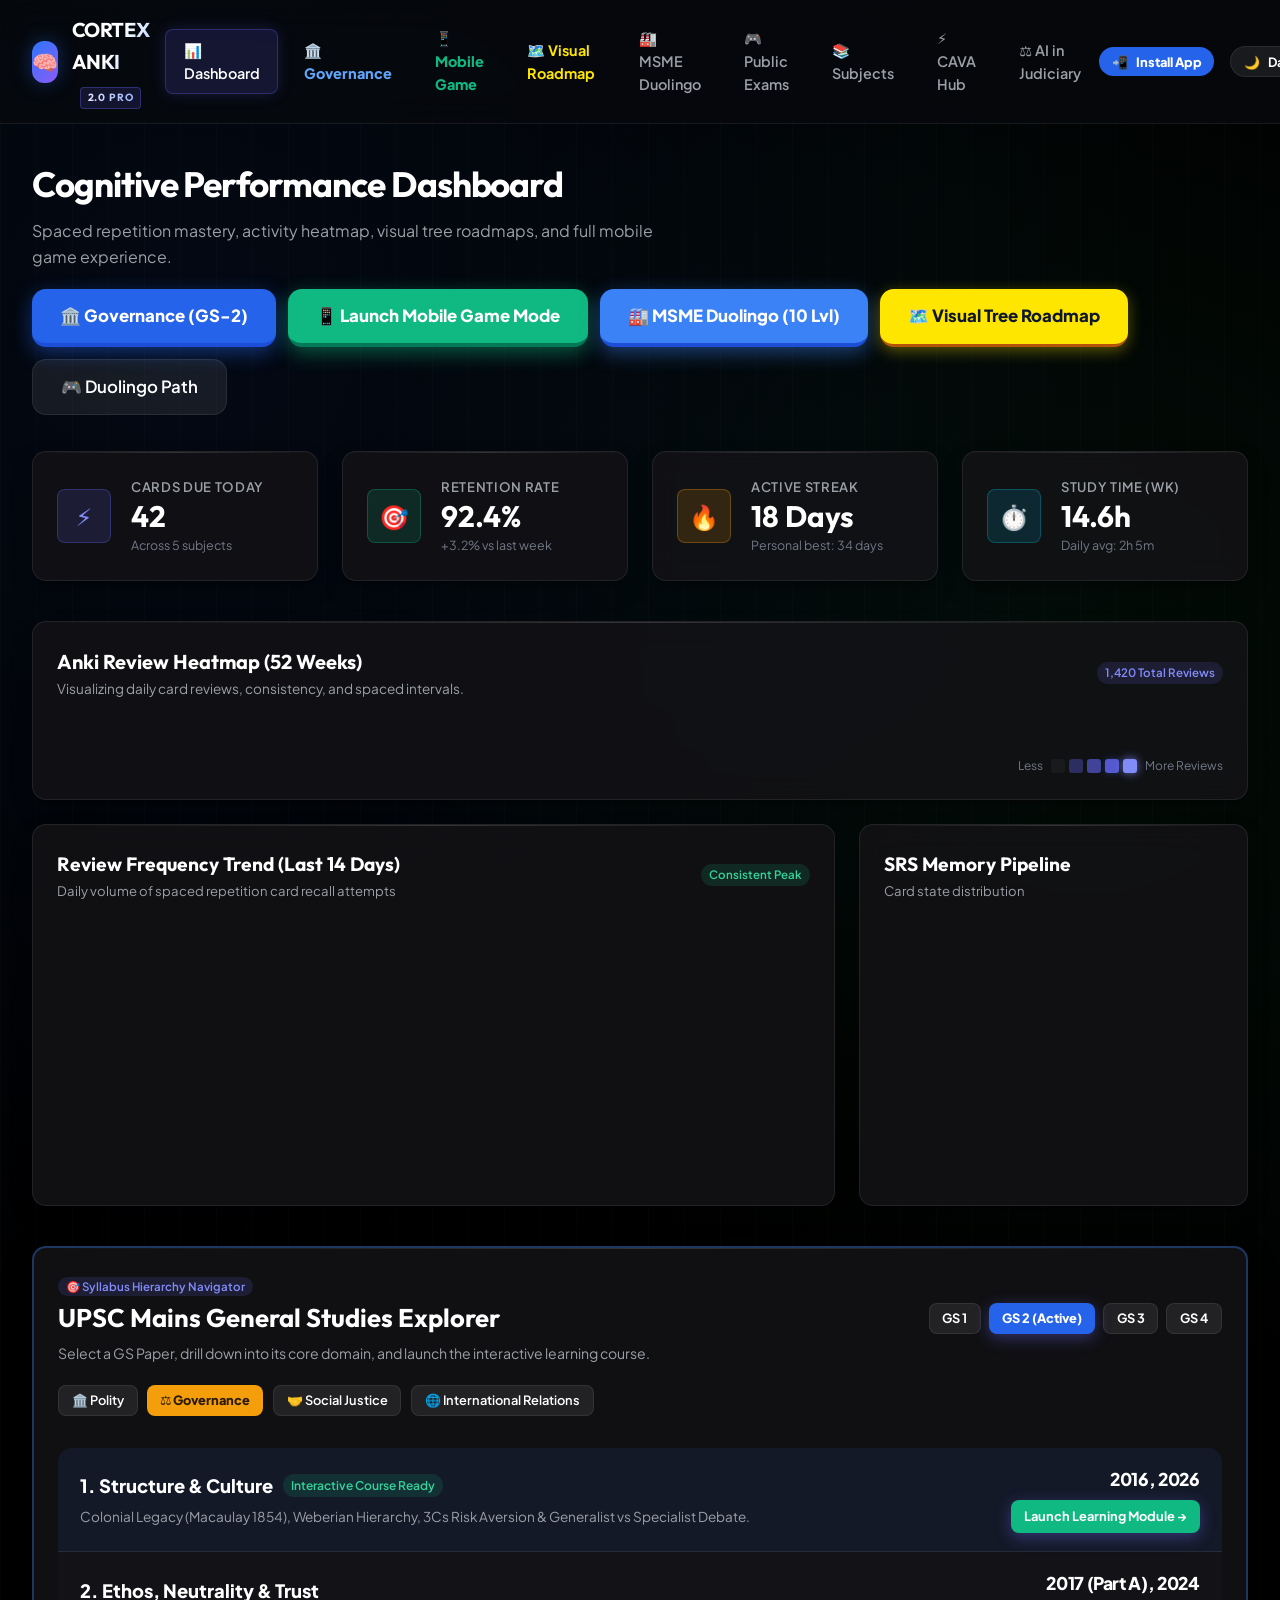
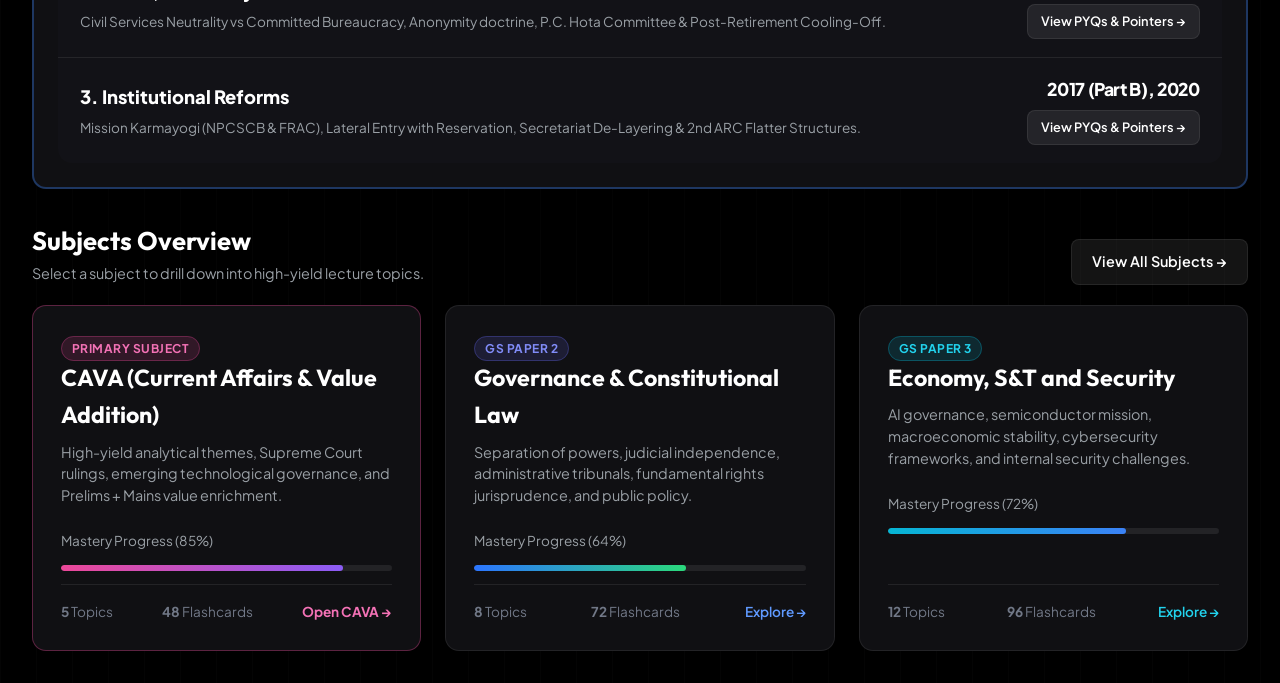
<file: index.html>
<!DOCTYPE html>
<html lang="en">
<head>
  <meta charset="UTF-8">
  <meta name="viewport" content="width=device-width, initial-scale=1.0">
  <title>Cortex Anki 2.0 | Advanced UPSC Knowledge & SRS Engine</title>
  <meta name="description" content="Next-generation Anki spaced repetition and lecture comprehension system for civil services and high-yield study.">
  <link rel="manifest" href="manifest.json">
  <link rel="icon" type="image/png" sizes="192x192" href="icons/icon-192.png">
  <link rel="icon" type="image/png" sizes="32x32" href="icons/favicon-32.png">
  <link rel="apple-touch-icon" href="icons/apple-touch-icon.png">
  <meta name="mobile-web-app-capable" content="yes">
  <meta name="apple-mobile-web-app-capable" content="yes">
  <meta name="apple-mobile-web-app-status-bar-style" content="black-translucent">
  <meta name="apple-mobile-web-app-title" content="Cortex Quest">
  <link rel="stylesheet" href="style.css?v=2.9">
</head>
<body>

  <!-- Navigation Bar -->
  <nav class="navbar" id="main-nav">
    <a href="index.html" class="nav-brand" id="brand-logo">
      <div class="brand-icon">🧠</div>
      <div class="brand-text">
        <h1>CORTEX ANKI <span class="brand-badge">2.0 Pro</span></h1>
      </div>
    </a>

    <ul class="nav-links">
      <li><a href="index.html" class="nav-link active" id="nav-dashboard">📊 Dashboard</a></li>
      <li><a href="governance.html" class="nav-link" id="nav-governance" style="color:#60a5fa; font-weight:800;">🏛️ Governance</a></li>
      <li><a href="mobile/index.html" class="nav-link" id="nav-mobile-game" style="color:#10b981; font-weight:800;">📱 Mobile Game</a></li>
      <li><a href="roadmap_notes.html" class="nav-link" id="nav-roadmap" style="color:#ffe600; font-weight:700;">🗺️ Visual Roadmap</a></li>
      <li><a href="msme_duo.html" class="nav-link" id="nav-duo-msme">🏭 MSME Duolingo</a></li>
      <li><a href="public_exam_duo.html" class="nav-link" id="nav-duo-exam">🎮 Public Exams</a></li>
      <li><a href="subjects.html" class="nav-link" id="nav-subjects">📚 Subjects</a></li>
      <li><a href="cava.html" class="nav-link" id="nav-cava">⚡ CAVA Hub</a></li>
      <li><a href="topic_study.html" class="nav-link" id="nav-study">⚖️ AI in Judiciary</a></li>
    </ul>

    <div class="nav-actions">
      <button class="btn btn-sm btn-pwa-install" id="nav-install-btn" onclick="window.triggerPwaInstall()" style="background:#2563eb; color:#fff; font-weight:800; border-radius:999px; text-decoration:none;" title="Install on Google Chrome">
        <span>📲</span> Install App
      </button>
      <button class="btn btn-sm btn-secondary" id="global-theme-toggle" style="font-weight:700; border-radius:999px;" title="Switch Samsung One UI Theme">
        <span id="global-theme-icon">🌙</span> <span id="global-theme-text">Dark UI</span>
      </button>
      <div class="streak-pill" title="Continuous Active Study Streak">
        <span class="streak-flame">🔥</span>
        <span class="streak-number" id="nav-streak-count">18</span> Days Streak
      </div>
      <button class="btn btn-primary btn-open-upload" id="btn-global-upload">
        <span>+</span> Upload Lecture
      </button>
    </div>
  </nav>

  <!-- Main Container -->
  <main class="page-container">
    
    <!-- Hero / Header -->
    <header class="page-header">
      <div class="page-header-content">
        <h2>Cognitive Performance Dashboard</h2>
        <p>Spaced repetition mastery, activity heatmap, visual tree roadmaps, and full mobile game experience.</p>
      </div>
      <div class="header-actions" style="display:flex; gap:0.75rem; flex-wrap:wrap;">
        <a href="governance.html" class="btn btn-lg" style="background:#2563eb; color:#fff; font-weight:800; border-bottom:4px solid #1d4ed8; box-shadow:0 6px 20px rgba(37,99,235,0.45);" id="btn-hero-governance">
          🏛️ Governance (GS-2)
        </a>
        <a href="mobile/index.html" class="btn btn-lg" style="background:#10b981; color:#fff; font-weight:900; border-bottom:4px solid #047857; box-shadow:0 6px 20px rgba(16,185,129,0.45);" id="btn-hero-mobile-game">
          📱 Launch Mobile Game Mode
        </a>
        <a href="msme_duo.html" class="btn btn-lg" style="background:#3b82f6; color:#fff; font-weight:800; border-bottom:4px solid #1d4ed8; box-shadow:0 6px 20px rgba(59,130,246,0.45);" id="btn-hero-msme">
          🏭 MSME Duolingo (10 Lvl)
        </a>
        <a href="roadmap_notes.html" class="btn btn-lg" style="background:#ffe600; color:#0f172a; font-weight:800; border-bottom:3px solid #b45309; box-shadow:0 4px 15px rgba(255,230,0,0.35);" id="btn-hero-roadmap">
          🗺️ Visual Tree Roadmap
        </a>
        <a href="public_exam_duo.html" class="btn btn-secondary btn-lg" id="btn-play-duo-hero">
          🎮 Duolingo Path
        </a>
      </div>
    </header>

    <!-- Metrics Row -->
    <section class="dashboard-grid" aria-label="Key Performance Indicators">
      
      <div class="col-3">
        <div class="glass-card metric-card" id="metric-cards-due">
          <div class="metric-icon-wrap metric-icon-indigo">⚡</div>
          <div class="metric-info">
            <h3>Cards Due Today</h3>
            <div class="metric-val" id="val-cards-due">42</div>
            <div class="metric-sub">Across 5 subjects</div>
          </div>
        </div>
      </div>

      <div class="col-3">
        <div class="glass-card metric-card" id="metric-retention">
          <div class="metric-icon-wrap metric-icon-emerald">🎯</div>
          <div class="metric-info">
            <h3>Retention Rate</h3>
            <div class="metric-val" id="val-retention">92.4%</div>
            <div class="metric-sub">+3.2% vs last week</div>
          </div>
        </div>
      </div>

      <div class="col-3">
        <div class="glass-card metric-card" id="metric-streak">
          <div class="metric-icon-wrap metric-icon-amber">🔥</div>
          <div class="metric-info">
            <h3>Active Streak</h3>
            <div class="metric-val"><span class="streak-number">18</span> Days</div>
            <div class="metric-sub">Personal best: 34 days</div>
          </div>
        </div>
      </div>

      <div class="col-3">
        <div class="glass-card metric-card" id="metric-time">
          <div class="metric-icon-wrap metric-icon-cyan">⏱️</div>
          <div class="metric-info">
            <h3>Study Time (Wk)</h3>
            <div class="metric-val" id="val-study-time">14.6h</div>
            <div class="metric-sub">Daily avg: 2h 5m</div>
          </div>
        </div>
      </div>

    </section>

    <!-- Heatmap & Review Analytics -->
    <section class="dashboard-grid">
      
      <!-- Anki 365-Day Activity Heatmap -->
      <div class="col-12">
        <div class="glass-card" id="heatmap-card">
          <div style="display:flex; justify-content:space-between; align-items:center; margin-bottom:1rem; flex-wrap:wrap; gap:0.5rem;">
            <div>
              <h3 style="font-family:var(--font-display); font-size:1.25rem; color:#fff;">Anki Review Heatmap (52 Weeks)</h3>
              <p style="font-size:0.85rem; color:var(--text-muted);">Visualizing daily card reviews, consistency, and spaced intervals.</p>
            </div>
            <span class="badge badge-primary">1,420 Total Reviews</span>
          </div>

          <!-- Heatmap Canvas/DOM Container -->
          <div class="heatmap-container">
            <div id="anki-heatmap"></div>
          </div>

          <div class="heatmap-legend">
            <span>Less</span>
            <div class="heatmap-legend-cells">
              <div class="heatmap-cell level-0" style="cursor:default;"></div>
              <div class="heatmap-cell level-1" style="cursor:default;"></div>
              <div class="heatmap-cell level-2" style="cursor:default;"></div>
              <div class="heatmap-cell level-3" style="cursor:default;"></div>
              <div class="heatmap-cell level-4" style="cursor:default;"></div>
            </div>
            <span>More Reviews</span>
          </div>
        </div>
      </div>

      <!-- Graphs: 14-Day Review Trend Curve -->
      <div class="col-8">
        <div class="glass-card" id="retention-chart-card">
          <div style="display:flex; justify-content:space-between; align-items:center; margin-bottom:1.25rem;">
            <div>
              <h3 style="font-family:var(--font-display); font-size:1.2rem; color:#fff;">Review Frequency Trend (Last 14 Days)</h3>
              <p style="font-size:0.82rem; color:var(--text-muted);">Daily volume of spaced repetition card recall attempts</p>
            </div>
            <span class="badge badge-success">Consistent Peak</span>
          </div>
          <div class="chart-wrapper">
            <canvas id="chart-retention"></canvas>
          </div>
        </div>
      </div>

      <!-- Graphs: SRS Card Pipeline Status -->
      <div class="col-4">
        <div class="glass-card" id="srs-chart-card">
          <div style="display:flex; justify-content:space-between; align-items:center; margin-bottom:1.25rem;">
            <div>
              <h3 style="font-family:var(--font-display); font-size:1.2rem; color:#fff;">SRS Memory Pipeline</h3>
              <p style="font-size:0.82rem; color:var(--text-muted);">Card state distribution</p>
            </div>
          </div>
          <div class="chart-wrapper">
            <canvas id="chart-srs"></canvas>
          </div>
        </div>
      </div>

    </section>

    <!-- GS Mains Syllabus Interactive Dashboard Explorer -->
    <section class="glass-card" style="margin-top: 1.5rem; margin-bottom: 2rem; border: 2px solid rgba(59,130,246,0.35); box-shadow: 0 10px 30px rgba(0,0,0,0.25);">
      <div style="display:flex; justify-content:space-between; align-items:center; flex-wrap:wrap; gap:1rem; margin-bottom:1.25rem;">
        <div>
          <span class="badge badge-primary" style="margin-bottom:0.4rem;">🎯 Syllabus Hierarchy Navigator</span>
          <h3 style="font-family:var(--font-display); font-size:1.6rem; color:#fff; margin:0 0 4px;">UPSC Mains General Studies Explorer</h3>
          <p style="font-size:0.88rem; color:var(--text-muted); margin:0;">Select a GS Paper, drill down into its core domain, and launch the interactive learning course.</p>
        </div>
        <div style="display:flex; gap:0.5rem;" id="idx-paper-tabs">
          <button class="btn btn-sm btn-secondary" data-paper="gs1" style="font-weight:700;">GS 1</button>
          <button class="btn btn-sm btn-primary" data-paper="gs2" style="font-weight:800; background:#2563eb;">GS 2 (Active)</button>
          <button class="btn btn-sm btn-secondary" data-paper="gs3" style="font-weight:700;">GS 3</button>
          <button class="btn btn-sm btn-secondary" data-paper="gs4" style="font-weight:700;">GS 4</button>
        </div>
      </div>

      <!-- Domain Navigation Pills -->
      <div style="display:flex; gap:0.6rem; overflow-x:auto; padding-bottom:0.75rem; border-bottom:1px solid var(--border-color); margin-bottom:1.25rem;" id="idx-domain-tabs">
        <button class="btn btn-sm btn-secondary" data-domain="polity">🏛️ Polity</button>
        <button class="btn btn-sm" data-domain="governance" style="background:#f59e0b; color:#2a1a00; font-weight:800;">⚖️ Governance</button>
        <button class="btn btn-sm btn-secondary" data-domain="justice">🤝 Social Justice</button>
        <button class="btn btn-sm btn-secondary" data-domain="ir">🌐 International Relations</button>
      </div>

      <!-- Themes List Container (Matches User Image) -->
      <div id="idx-themes-container" style="background:rgba(20,21,25,0.6); border:1.5px solid var(--border-color); border-radius:14px; overflow:hidden;">
        <!-- Theme 1 -->
        <div style="display:flex; justify-content:space-between; align-items:center; padding:1.1rem 1.4rem; border-bottom:1px solid rgba(255,255,255,0.08); background:rgba(37,99,235,0.08);">
          <div>
            <div style="display:flex; align-items:center; gap:0.6rem;">
              <span style="font-size:1.15rem; font-weight:800; color:#fff;">1. Structure & Culture</span>
              <span class="badge badge-success" style="font-size:0.75rem;">Interactive Course Ready</span>
            </div>
            <p style="font-size:0.85rem; color:var(--text-muted); margin:0.35rem 0 0;">Colonial Legacy (Macaulay 1854), Weberian Hierarchy, 3Cs Risk Aversion & Generalist vs Specialist Debate.</p>
          </div>
          <div style="text-align:right; flex-shrink:0; margin-left:1rem;">
            <div style="font-size:1.1rem; font-weight:800; color:#fff; letter-spacing:-0.02em;">2016, 2026</div>
            <a href="mobile/index.html?topic=cs_structure" class="btn btn-sm btn-primary" style="margin-top:0.4rem; font-weight:700; background:#10b981;">
              Launch Learning Module →
            </a>
          </div>
        </div>

        <!-- Theme 2 -->
        <div style="display:flex; justify-content:space-between; align-items:center; padding:1.1rem 1.4rem; border-bottom:1px solid rgba(255,255,255,0.08);">
          <div>
            <div style="font-size:1.15rem; font-weight:800; color:#fff;">2. Ethos, Neutrality & Trust</div>
            <p style="font-size:0.85rem; color:var(--text-muted); margin:0.35rem 0 0;">Civil Services Neutrality vs Committed Bureaucracy, Anonymity doctrine, P.C. Hota Committee & Post-Retirement Cooling-Off.</p>
          </div>
          <div style="text-align:right; flex-shrink:0; margin-left:1rem;">
            <div style="font-size:1.1rem; font-weight:800; color:#fff; letter-spacing:-0.02em;">2017 (Part A), 2024</div>
            <a href="mobile/index.html?topic=cs_structure" class="btn btn-sm btn-secondary" style="margin-top:0.4rem; font-weight:600;">
              View PYQs & Pointers →
            </a>
          </div>
        </div>

        <!-- Theme 3 -->
        <div style="display:flex; justify-content:space-between; align-items:center; padding:1.1rem 1.4rem;">
          <div>
            <div style="font-size:1.15rem; font-weight:800; color:#fff;">3. Institutional Reforms</div>
            <p style="font-size:0.85rem; color:var(--text-muted); margin:0.35rem 0 0;">Mission Karmayogi (NPCSCB & FRAC), Lateral Entry with Reservation, Secretariat De-Layering & 2nd ARC Flatter Structures.</p>
          </div>
          <div style="text-align:right; flex-shrink:0; margin-left:1rem;">
            <div style="font-size:1.1rem; font-weight:800; color:#fff; letter-spacing:-0.02em;">2017 (Part B), 2020</div>
            <a href="mobile/index.html?topic=cs_structure" class="btn btn-sm btn-secondary" style="margin-top:0.4rem; font-weight:600;">
              View PYQs & Pointers →
            </a>
          </div>
        </div>
      </div>
    </section>

    <!-- Featured Subject & Quick Links -->
    <section class="page-header" style="margin-top: 1rem; margin-bottom: 1.25rem;">
      <div class="page-header-content">
        <h3 style="font-family:var(--font-display); font-size:1.6rem; color:#fff;">Subjects Overview</h3>
        <p style="font-size:0.9rem; color:var(--text-muted);">Select a subject to drill down into high-yield lecture topics.</p>
      </div>
      <a href="subjects.html" class="btn btn-secondary">View All Subjects →</a>
    </section>

    <div class="subjects-grid">
      
      <!-- CAVA Primary Subject Card -->
      <a href="cava.html" class="subject-card" id="subject-card-cava" style="border-color: rgba(236, 72, 153, 0.35);">
        <div>
          <span class="subject-tag tag-cava">Primary Subject</span>
          <h4 class="subject-card-title">CAVA (Current Affairs & Value Addition)</h4>
          <p class="subject-card-desc">High-yield analytical themes, Supreme Court rulings, emerging technological governance, and Prelims + Mains value enrichment.</p>
          
          <div style="font-size:0.85rem; color:var(--text-muted); margin-bottom:0.4rem;">Mastery Progress (85%)</div>
          <div class="progress-bar-container">
            <div class="progress-bar-fill" style="width: 85%; background: linear-gradient(90deg, #ec4899 0%, #8b5cf6 100%);"></div>
          </div>
        </div>

        <div class="subject-meta">
          <span><strong>5</strong> Topics</span>
          <span><strong>48</strong> Flashcards</span>
          <span style="color:#f472b6; font-weight:700;">Open CAVA →</span>
        </div>
      </a>

      <!-- GS-2 Card -->
      <a href="subjects.html" class="subject-card" id="subject-card-gs2">
        <div>
          <span class="subject-tag tag-gs2">GS Paper 2</span>
          <h4 class="subject-card-title">Governance & Constitutional Law</h4>
          <p class="subject-card-desc">Separation of powers, judicial independence, administrative tribunals, fundamental rights jurisprudence, and public policy.</p>
          
          <div style="font-size:0.85rem; color:var(--text-muted); margin-bottom:0.4rem;">Mastery Progress (64%)</div>
          <div class="progress-bar-container">
            <div class="progress-bar-fill" style="width: 64%;"></div>
          </div>
        </div>

        <div class="subject-meta">
          <span><strong>8</strong> Topics</span>
          <span><strong>72</strong> Flashcards</span>
          <span style="color:var(--primary-light); font-weight:600;">Explore →</span>
        </div>
      </a>

      <!-- GS-3 Card -->
      <a href="subjects.html" class="subject-card" id="subject-card-gs3">
        <div>
          <span class="subject-tag tag-gs3">GS Paper 3</span>
          <h4 class="subject-card-title">Economy, S&T and Security</h4>
          <p class="subject-card-desc">AI governance, semiconductor mission, macroeconomic stability, cybersecurity frameworks, and internal security challenges.</p>
          
          <div style="font-size:0.85rem; color:var(--text-muted); margin-bottom:0.4rem;">Mastery Progress (72%)</div>
          <div class="progress-bar-container">
            <div class="progress-bar-fill" style="width: 72%; background: linear-gradient(90deg, #06b6d4 0%, #3b82f6 100%);"></div>
          </div>
        </div>

        <div class="subject-meta">
          <span><strong>12</strong> Topics</span>
          <span><strong>96</strong> Flashcards</span>
          <span style="color:#22d3ee; font-weight:600;">Explore →</span>
        </div>
      </a>

    </div>

  </main>

  <!-- Global Upload Lecture Modal -->
  <div class="modal-overlay" id="upload-modal">
    <div class="modal-content">
      <button class="modal-close-btn" id="close-upload-modal">&times;</button>
      <h3 style="font-family:var(--font-display); font-size:1.5rem; margin-bottom:0.4rem; color:#fff;">Upload / Ingest Lecture</h3>
      <p style="font-size:0.88rem; color:var(--text-muted); margin-bottom:1.5rem;">
        Paste your complete lecture transcript or notes here. The system will auto-generate reading modules, key terms, flashcards, and MCQs.
      </p>

      <form id="upload-lecture-form">
        <div class="form-group">
          <label class="form-label" for="lecture-title-input">Lecture / Topic Title</label>
          <input type="text" id="lecture-title-input" class="form-input" placeholder="e.g. AI in Judiciary / Deepfakes in Elections" required>
        </div>

        <div class="form-group">
          <label class="form-label" for="lecture-subject-select">Assign to Subject</label>
          <select id="lecture-subject-select" class="form-select">
            <option value="cava" selected>CAVA (Current Affairs & Value Addition)</option>
            <option value="gs2">GS-2: Governance & Constitution</option>
            <option value="gs3">GS-3: Science, Tech & Economy</option>
            <option value="gs4">GS-4: Ethics & Integrity</option>
          </select>
        </div>

        <div class="form-group">
          <label class="form-label" for="lecture-file-input">Or Upload Lecture Text/Markdown File</label>
          <input type="file" id="lecture-file-input" class="form-input" accept=".txt,.md,.json">
        </div>

        <div class="form-group">
          <label class="form-label" for="lecture-raw-text">Paste Lecture Transcript / Notes</label>
          <textarea id="lecture-raw-text" class="form-textarea" rows="8" placeholder="Paste entire lecture or notes here...&#10;Key definitions with colons (e.g. Term: Definition) will automatically convert to flashcards!"></textarea>
        </div>

        <div style="display:flex; justify-content:flex-end; gap:0.75rem; margin-top:1.5rem;">
          <button type="button" class="btn btn-secondary" id="cancel-upload">Cancel</button>
          <button type="submit" class="btn btn-primary" id="btn-submit-upload">Process & Ingest Lecture</button>
        </div>
      </form>
    </div>
  </div>

  <!-- Scripts -->
  <script src="theme_sync.js?v=2.9"></script>
  <script src="lecture_data.js?v=2.9"></script>
  <script src="app.js?v=2.9"></script>
  <script src="pwa_installer.js?v=2.9"></script>
</body>
</html>
</file>
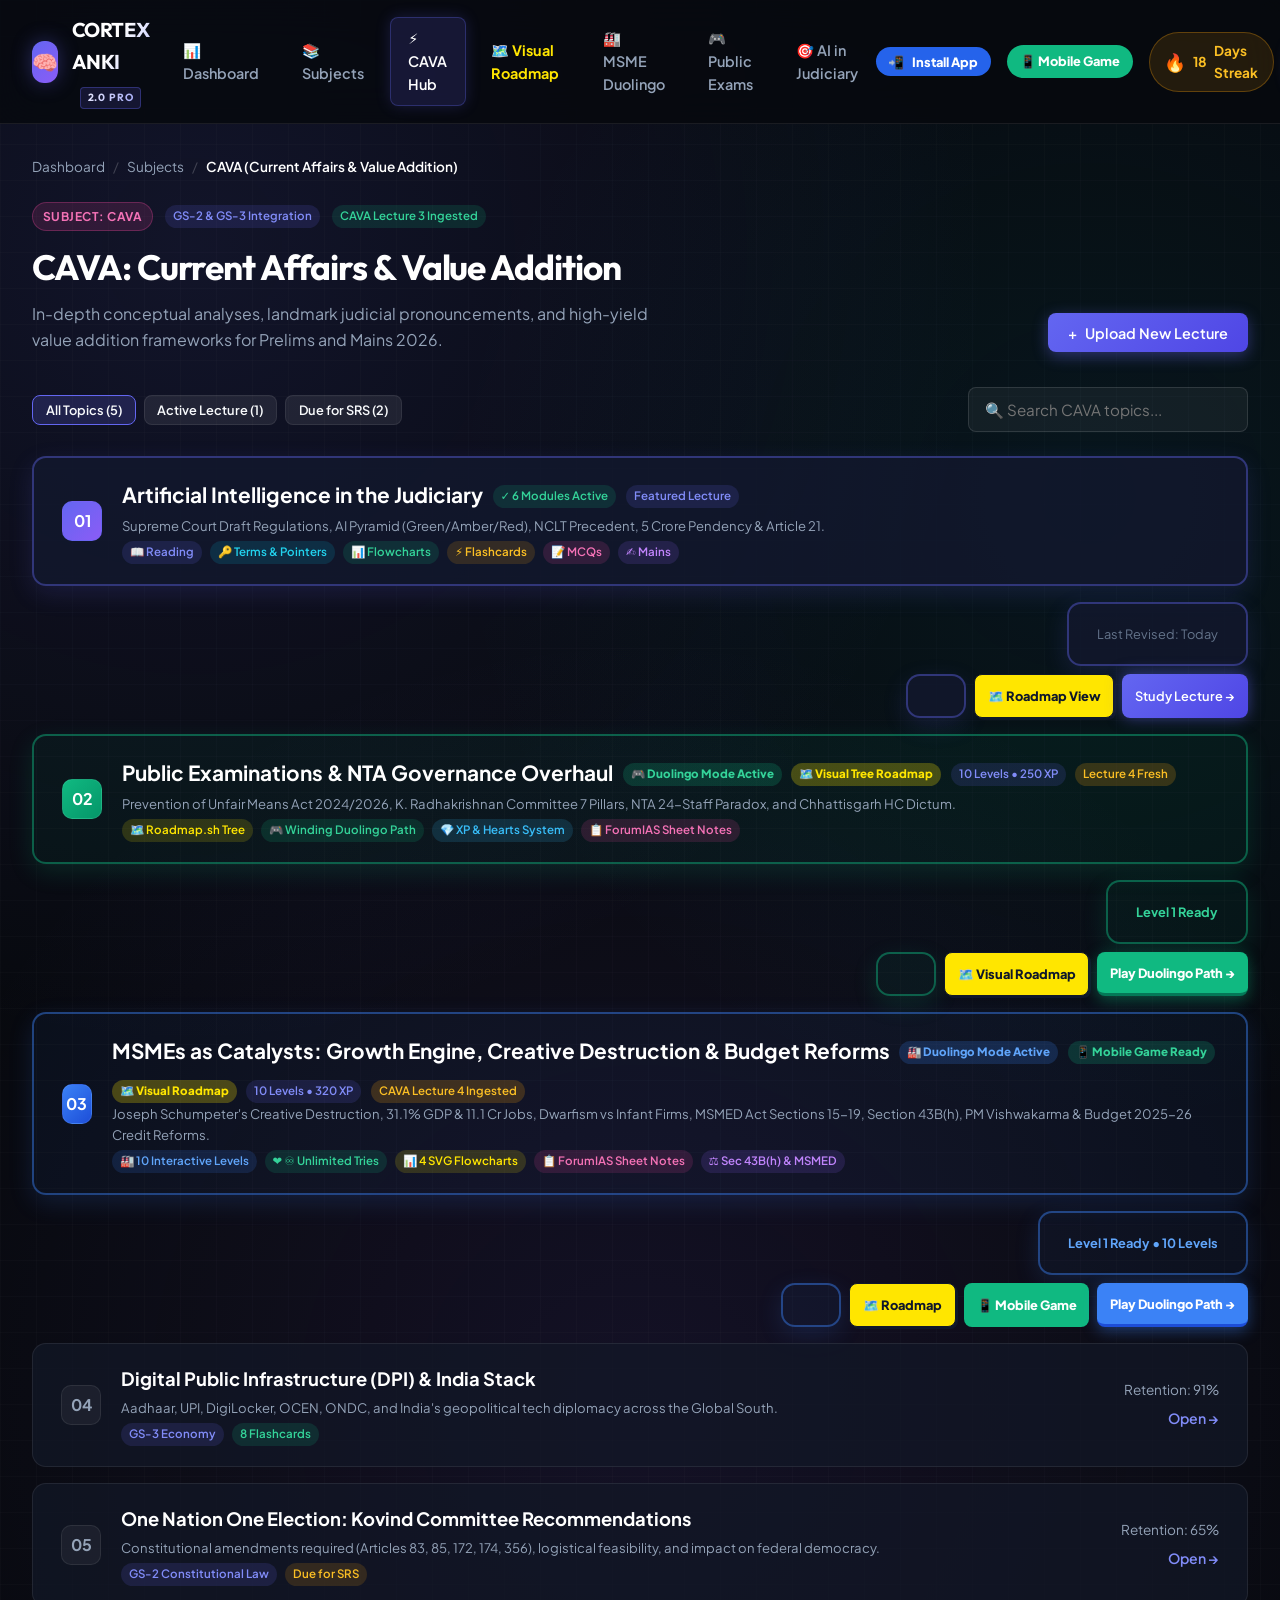
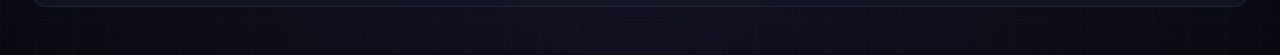
<file: cava.html>
<!DOCTYPE html>
<html lang="en">
<head>
  <meta charset="UTF-8">
  <meta name="viewport" content="width=device-width, initial-scale=1.0">
  <title>CAVA Topics Hub | Cortex Anki 2.0</title>
  <meta name="description" content="CAVA (Current Affairs & Value Addition) topics repository. Drill into high-yield lectures including AI in Judiciary.">
  <link rel="manifest" href="manifest.json">
  <link rel="icon" type="image/png" sizes="192x192" href="icons/icon-192.png">
  <link rel="icon" type="image/png" sizes="32x32" href="icons/favicon-32.png">
  <link rel="apple-touch-icon" href="icons/apple-touch-icon.png">
  <meta name="mobile-web-app-capable" content="yes">
  <meta name="apple-mobile-web-app-capable" content="yes">
  <meta name="apple-mobile-web-app-status-bar-style" content="black-translucent">
  <meta name="apple-mobile-web-app-title" content="Cortex Quest">
  <link rel="stylesheet" href="style.css">
</head>
<body>

  <!-- Navigation Bar -->
  <nav class="navbar" id="main-nav">
    <a href="index.html" class="nav-brand" id="brand-logo">
      <div class="brand-icon">🧠</div>
      <div class="brand-text">
        <h1>CORTEX ANKI <span class="brand-badge">2.0 Pro</span></h1>
      </div>
    </a>

    <ul class="nav-links">
      <li><a href="index.html" class="nav-link" id="nav-dashboard">📊 Dashboard</a></li>
      <li><a href="subjects.html" class="nav-link" id="nav-subjects">📚 Subjects</a></li>
      <li><a href="cava.html" class="nav-link active" id="nav-cava">⚡ CAVA Hub</a></li>
      <li><a href="roadmap_notes.html" class="nav-link" id="nav-roadmap" style="color:#ffe600; font-weight:700;">🗺️ Visual Roadmap</a></li>
      <li><a href="msme_duo.html" class="nav-link" id="nav-duo-msme">🏭 MSME Duolingo</a></li>
      <li><a href="public_exam_duo.html" class="nav-link" id="nav-duo-exam">🎮 Public Exams</a></li>
      <li><a href="topic_study.html" class="nav-link" id="nav-study">🎯 AI in Judiciary</a></li>
    </ul>

    <div class="nav-actions">
      <button class="btn btn-sm btn-pwa-install" id="nav-install-btn" onclick="window.triggerPwaInstall()" style="background:#2563eb; color:#fff; font-weight:800; border-radius:999px; text-decoration:none;" title="Install on Google Chrome">
        <span>📲</span> Install App
      </button>
      <a href="mobile/index.html" class="btn btn-sm" style="background:#10b981; color:#fff; font-weight:800; border-radius:999px; text-decoration:none;" id="btn-nav-mobile-game">
        📱 Mobile Game
      </a>
      <div class="streak-pill">
        <span class="streak-flame">🔥</span>
        <span class="streak-number">18</span> Days Streak
      </div>
      <button class="btn btn-primary btn-open-upload">
        <span>+</span> Upload Lecture
      </button>
    </div>
  </nav>

  <!-- Main Container -->
  <main class="page-container">
    
    <!-- Breadcrumbs -->
    <nav class="breadcrumbs" aria-label="Breadcrumb">
      <a href="index.html">Dashboard</a>
      <span class="separator">/</span>
      <a href="subjects.html">Subjects</a>
      <span class="separator">/</span>
      <span class="current">CAVA (Current Affairs & Value Addition)</span>
    </nav>

    <!-- Subject Banner -->
    <header class="page-header">
      <div class="page-header-content">
        <div style="display:flex; align-items:center; gap:0.75rem; margin-bottom:0.5rem; flex-wrap:wrap;">
          <span class="subject-tag tag-cava" style="margin-bottom:0;">Subject: CAVA</span>
          <span class="badge badge-primary">GS-2 & GS-3 Integration</span>
          <span class="badge badge-success">CAVA Lecture 3 Ingested</span>
        </div>
        <h2>CAVA: Current Affairs & Value Addition</h2>
        <p>In-depth conceptual analyses, landmark judicial pronouncements, and high-yield value addition frameworks for Prelims and Mains 2026.</p>
      </div>

      <div class="header-actions">
        <button class="btn btn-primary btn-open-upload" id="btn-upload-cava-lecture">
          <span>+</span> Upload New Lecture
        </button>
      </div>
    </header>

    <!-- Topics Filter & Search Bar -->
    <div style="display:flex; justify-content:space-between; align-items:center; margin-bottom:1.5rem; flex-wrap:wrap; gap:1rem;">
      <div style="display:flex; gap:0.5rem;" id="topic-filter-tabs">
        <button class="btn btn-sm btn-secondary active-filter" data-filter="all" style="background:rgba(99,102,241,0.2); border-color:var(--primary);">All Topics (5)</button>
        <button class="btn btn-sm btn-secondary" data-filter="ready">Active Lecture (1)</button>
        <button class="btn btn-sm btn-secondary" data-filter="due">Due for SRS (2)</button>
      </div>

      <input type="text" id="topic-search-box" class="form-input" placeholder="🔍 Search CAVA topics..." style="width:280px;">
    </div>

    <!-- Topics List -->
    <div class="topics-list" id="cava-topics-container">
      
      <!-- PRIMARY TOPIC: AI in Judiciary (Click opens topic_study.html) -->
      <a href="topic_study.html" class="topic-row" id="topic-ai-judiciary" style="border: 2px solid rgba(99, 102, 241, 0.4); background: rgba(18, 24, 45, 0.85); box-shadow: 0 8px 25px rgba(99, 102, 241, 0.15);">
        <div class="topic-main-info">
          <div class="topic-index active" style="background:linear-gradient(135deg, var(--primary) 0%, var(--accent-purple) 100%); color:#fff;">
            01
          </div>
          <div class="topic-titles">
            <div style="display:flex; align-items:center; gap:0.6rem; flex-wrap:wrap;">
              <h4 style="font-size:1.3rem; color:#fff;">Artificial Intelligence in the Judiciary</h4>
              <span class="badge badge-success">✓ 6 Modules Active</span>
              <span class="badge badge-primary">Featured Lecture</span>
            </div>
            <p>Supreme Court Draft Regulations, AI Pyramid (Green/Amber/Red), NCLT Precedent, 5 Crore Pendency & Article 21.</p>
            <div class="topic-tags">
              <span class="badge" style="background:rgba(99,102,241,0.15); color:#818cf8;">📖 Reading</span>
              <span class="badge" style="background:rgba(6,182,212,0.15); color:#22d3ee;">🔑 Terms & Pointers</span>
              <span class="badge" style="background:rgba(16,185,129,0.15); color:#34d399;">📊 Flowcharts</span>
              <span class="badge" style="background:rgba(245,158,11,0.15); color:#fbbf24;">⚡ Flashcards</span>
              <span class="badge" style="background:rgba(236,72,153,0.15); color:#f472b6;">📝 MCQs</span>
              <span class="badge" style="background:rgba(139,92,246,0.15); color:#c084fc;">✍️ Mains</span>
            </div>
          </div>
        </div>

        <div style="text-align:right; display:flex; flex-direction:column; align-items:flex-end; gap:0.5rem;">
          <span style="font-size:0.8rem; color:var(--text-dim);">Last Revised: Today</span>
          <div style="display:flex; gap:0.5rem; flex-wrap:wrap; justify-content:flex-end;">
            <a href="roadmap_notes.html?topic=ai-judiciary" class="btn btn-sm" style="background:#ffe600; color:#0f172a; font-weight:800; border:1.5px solid #0f172a; box-shadow:2px 2px 0px #0f172a;">
              🗺️ Roadmap View
            </a>
            <span class="btn btn-primary btn-sm" style="box-shadow: 0 0 15px rgba(99,102,241,0.5);">
              Study Lecture →
            </span>
          </div>
        </div>
      </a>

      <!-- TOPIC 02: PUBLIC EXAMINATIONS (DUOLINGO LEVEL-WISE LEARNING & ROADMAP) -->
      <a href="public_exam_duo.html" class="topic-row" id="topic-public-exams" style="border: 2px solid rgba(16, 185, 129, 0.45); background: rgba(16, 185, 129, 0.05); box-shadow: 0 8px 25px rgba(16, 185, 129, 0.15);">
        <div class="topic-main-info">
          <div class="topic-index" style="background: linear-gradient(135deg, #10b981 0%, #059669 100%); color: #fff;">
            02
          </div>
          <div class="topic-titles">
            <div style="display:flex; align-items:center; gap:0.6rem; flex-wrap:wrap;">
              <h4 style="font-size:1.3rem; color:#fff;">Public Examinations & NTA Governance Overhaul</h4>
              <span class="badge" style="background: rgba(16, 185, 129, 0.2); color: #34d399; font-weight:800;">🎮 Duolingo Mode Active</span>
              <span class="badge" style="background: rgba(255, 230, 0, 0.25); color: #ffe600; font-weight:800;">🗺️ Visual Tree Roadmap</span>
              <span class="badge badge-primary">10 Levels • 250 XP</span>
              <span class="badge" style="background: rgba(245, 158, 11, 0.2); color: #fbbf24;">Lecture 4 Fresh</span>
            </div>
            <p>Prevention of Unfair Means Act 2024/2026, K. Radhakrishnan Committee 7 Pillars, NTA 24-Staff Paradox, and Chhattisgarh HC Dictum.</p>
            <div class="topic-tags">
              <span class="badge" style="background:rgba(255,230,0,0.15); color:#ffe600;">🗺️ Roadmap.sh Tree</span>
              <span class="badge" style="background:rgba(16,185,129,0.15); color:#34d399;">🎮 Winding Duolingo Path</span>
              <span class="badge" style="background:rgba(56,189,248,0.15); color:#38bdf8;">💎 XP & Hearts System</span>
              <span class="badge" style="background:rgba(236,72,153,0.15); color:#f472b6;">📋 ForumIAS Sheet Notes</span>
            </div>
          </div>
        </div>

        <div style="text-align:right; display:flex; flex-direction:column; align-items:flex-end; gap:0.5rem;">
          <span style="font-size:0.8rem; color:#34d399; font-weight:700;">Level 1 Ready</span>
          <div style="display:flex; gap:0.5rem; flex-wrap:wrap; justify-content:flex-end;">
            <a href="roadmap_notes.html?topic=public-exams" class="btn btn-sm" style="background:#ffe600; color:#0f172a; font-weight:800; border:1.5px solid #0f172a; box-shadow:2px 2px 0px #0f172a;">
              🗺️ Visual Roadmap
            </a>
            <span class="btn btn-sm" style="background: #10b981; color: #fff; font-weight: 800; border-bottom: 3px solid #047857; box-shadow: 0 4px 15px rgba(16,185,129,0.4);">
              Play Duolingo Path →
            </span>
          </div>
        </div>
      </a>

      <!-- Topic 3: MSME Sector & MSMED Amendment Act 2026 (CAVA Lecture 4) -->
      <a href="msme_duo.html" class="topic-row" id="topic-msme" style="border: 2px solid rgba(59, 130, 246, 0.45); background: rgba(59, 130, 246, 0.05); box-shadow: 0 8px 25px rgba(59, 130, 246, 0.15);">
        <div class="topic-main-info">
          <div class="topic-index" style="background: linear-gradient(135deg, #3b82f6 0%, #1d4ed8 100%); color: #fff;">
            03
          </div>
          <div class="topic-titles">
            <div style="display:flex; align-items:center; gap:0.6rem; flex-wrap:wrap;">
              <h4 style="font-size:1.3rem; color:#fff;">MSMEs as Catalysts: Growth Engine, Creative Destruction & Budget Reforms</h4>
              <span class="badge" style="background: rgba(59, 130, 246, 0.2); color: #60a5fa; font-weight:800;">🏭 Duolingo Mode Active</span>
              <span class="badge" style="background: rgba(16, 185, 129, 0.2); color: #34d399; font-weight:800;">📱 Mobile Game Ready</span>
              <span class="badge" style="background: rgba(255, 230, 0, 0.25); color: #ffe600; font-weight:800;">🗺️ Visual Roadmap</span>
              <span class="badge badge-primary">10 Levels • 320 XP</span>
              <span class="badge" style="background: rgba(245, 158, 11, 0.2); color: #fbbf24;">CAVA Lecture 4 Ingested</span>
            </div>
            <p>Joseph Schumpeter's Creative Destruction, 31.1% GDP & 11.1 Cr Jobs, Dwarfism vs Infant Firms, MSMED Act Sections 15-19, Section 43B(h), PM Vishwakarma & Budget 2025-26 Credit Reforms.</p>
            <div class="topic-tags">
              <span class="badge" style="background:rgba(59,130,246,0.15); color:#60a5fa;">🏭 10 Interactive Levels</span>
              <span class="badge" style="background:rgba(16,185,129,0.15); color:#34d399;">❤️ ♾️ Unlimited Tries</span>
              <span class="badge" style="background:rgba(255,230,0,0.15); color:#ffe600;">📊 4 SVG Flowcharts</span>
              <span class="badge" style="background:rgba(236,72,153,0.15); color:#f472b6;">📋 ForumIAS Sheet Notes</span>
              <span class="badge" style="background:rgba(139,92,246,0.15); color:#c084fc;">⚖️ Sec 43B(h) & MSMED</span>
            </div>
          </div>
        </div>

        <div style="text-align:right; display:flex; flex-direction:column; align-items:flex-end; gap:0.5rem;">
          <span style="font-size:0.8rem; color:#60a5fa; font-weight:700;">Level 1 Ready • 10 Levels</span>
          <div style="display:flex; gap:0.5rem; flex-wrap:wrap; justify-content:flex-end;">
            <a href="roadmap_notes.html?topic=msme" class="btn btn-sm" style="background:#ffe600; color:#0f172a; font-weight:800; border:1.5px solid #0f172a; box-shadow:2px 2px 0px #0f172a;">
              🗺️ Roadmap
            </a>
            <a href="mobile/index.html?topic=msme" class="btn btn-sm" style="background:#10b981; color:#fff; font-weight:800; text-decoration:none;">
              📱 Mobile Game
            </a>
            <span class="btn btn-sm" style="background: #3b82f6; color: #fff; font-weight: 800; border-bottom: 3px solid #1d4ed8; box-shadow: 0 4px 15px rgba(59,130,246,0.4);">
              Play Duolingo Path →
            </span>
          </div>
        </div>
      </a>

      <!-- Topic 4: Digital Public Infrastructure (DPI) -->
      <a href="topic_study.html?topic=dpi" class="topic-row" id="topic-dpi">
        <div class="topic-main-info">
          <div class="topic-index">04</div>
          <div class="topic-titles">
            <h4>Digital Public Infrastructure (DPI) & India Stack</h4>
            <p>Aadhaar, UPI, DigiLocker, OCEN, ONDC, and India's geopolitical tech diplomacy across the Global South.</p>
            <div class="topic-tags">
              <span class="badge badge-primary">GS-3 Economy</span>
              <span class="badge badge-success">8 Flashcards</span>
            </div>
          </div>
        </div>
        <div style="text-align:right;">
          <span style="font-size:0.85rem; color:var(--text-muted); display:block; margin-bottom:0.25rem;">Retention: 91%</span>
          <span style="color:var(--primary-light); font-size:0.88rem; font-weight:600;">Open →</span>
        </div>
      </a>

      <!-- Topic 5: One Nation One Election -->
      <a href="topic_study.html?topic=onoe" class="topic-row" id="topic-onoe">
        <div class="topic-main-info">
          <div class="topic-index">05</div>
          <div class="topic-titles">
            <h4>One Nation One Election: Kovind Committee Recommendations</h4>
            <p>Constitutional amendments required (Articles 83, 85, 172, 174, 356), logistical feasibility, and impact on federal democracy.</p>
            <div class="topic-tags">
              <span class="badge badge-primary">GS-2 Constitutional Law</span>
              <span class="badge badge-warning">Due for SRS</span>
            </div>
          </div>
        </div>
        <div style="text-align:right;">
          <span style="font-size:0.85rem; color:var(--text-muted); display:block; margin-bottom:0.25rem;">Retention: 65%</span>
          <span style="color:var(--primary-light); font-size:0.88rem; font-weight:600;">Open →</span>
        </div>
      </a>

      <!-- Container for dynamically uploaded user lectures -->
      <div id="custom-cava-topics"></div>

    </div>

  </main>

  <!-- Global Upload Lecture Modal -->
  <div class="modal-overlay" id="upload-modal">
    <div class="modal-content">
      <button class="modal-close-btn" id="close-upload-modal">&times;</button>
      <h3 style="font-family:var(--font-display); font-size:1.5rem; margin-bottom:0.4rem; color:#fff;">Upload / Ingest Lecture into CAVA</h3>
      <p style="font-size:0.88rem; color:var(--text-muted); margin-bottom:1.5rem;">
        Paste your complete lecture transcript or notes here. It will immediately appear under CAVA topics with interactive study modes!
      </p>

      <form id="upload-lecture-form">
        <div class="form-group">
          <label class="form-label" for="lecture-title-input">Lecture / Topic Title</label>
          <input type="text" id="lecture-title-input" class="form-input" placeholder="e.g. AI in Judiciary / Sarthak PDS" required>
        </div>

        <input type="hidden" id="lecture-subject-select" value="cava">

        <div class="form-group">
          <label class="form-label" for="lecture-file-input">Or Upload Text/Markdown File</label>
          <input type="file" id="lecture-file-input" class="form-input" accept=".txt,.md,.json">
        </div>

        <div class="form-group">
          <label class="form-label" for="lecture-raw-text">Paste Lecture Transcript / Notes</label>
          <textarea id="lecture-raw-text" class="form-textarea" rows="8" placeholder="Paste entire lecture or notes here..."></textarea>
        </div>

        <div style="display:flex; justify-content:flex-end; gap:0.75rem; margin-top:1.5rem;">
          <button type="button" class="btn btn-secondary" id="cancel-upload">Cancel</button>
          <button type="submit" class="btn btn-primary" id="btn-submit-upload">Process & Ingest Lecture</button>
        </div>
      </form>
    </div>
  </div>

  <!-- Dynamic Custom Topics Loader -->
  <script>
    document.addEventListener('DOMContentLoaded', () => {
      // Render any custom uploaded lectures
      const customLectures = CortexStorage.getCustomLectures();
      const container = document.getElementById('custom-cava-topics');
      if (customLectures.length > 0 && container) {
        customLectures.forEach((lec, idx) => {
          const row = document.createElement('a');
          row.href = `topic_study.html?custom=${encodeURIComponent(lec.id)}`;
          row.className = 'topic-row';
          row.style.borderColor = 'rgba(6, 182, 212, 0.4)';
          row.innerHTML = `
            <div class="topic-main-info">
              <div class="topic-index" style="background:rgba(6, 182, 212, 0.2); color:#22d3ee;">U${idx + 1}</div>
              <div class="topic-titles">
                <div style="display:flex; align-items:center; gap:0.5rem;">
                  <h4 style="color:#fff;">${lec.title}</h4>
                  <span class="badge badge-success">User Uploaded</span>
                </div>
                <p>${lec.syllabusTags.join(' • ')} — ${lec.readTime}</p>
              </div>
            </div>
            <div style="text-align:right;">
              <span class="btn btn-secondary btn-sm">Study Now →</span>
            </div>
          `;
          container.appendChild(row);
        });
      }

      // Search functionality
      const searchBox = document.getElementById('topic-search-box');
      if (searchBox) {
        searchBox.addEventListener('input', (e) => {
          const q = e.target.value.toLowerCase();
          document.querySelectorAll('.topic-row').forEach(row => {
            row.style.display = row.textContent.toLowerCase().includes(q) ? 'flex' : 'none';
          });
        });
      }
    });
  </script>
  <script src="lecture_data.js?v=2.5"></script>
  <script src="app.js?v=2.5"></script>
  <script src="pwa_installer.js?v=2.5"></script>
</body>
</html>
</file>
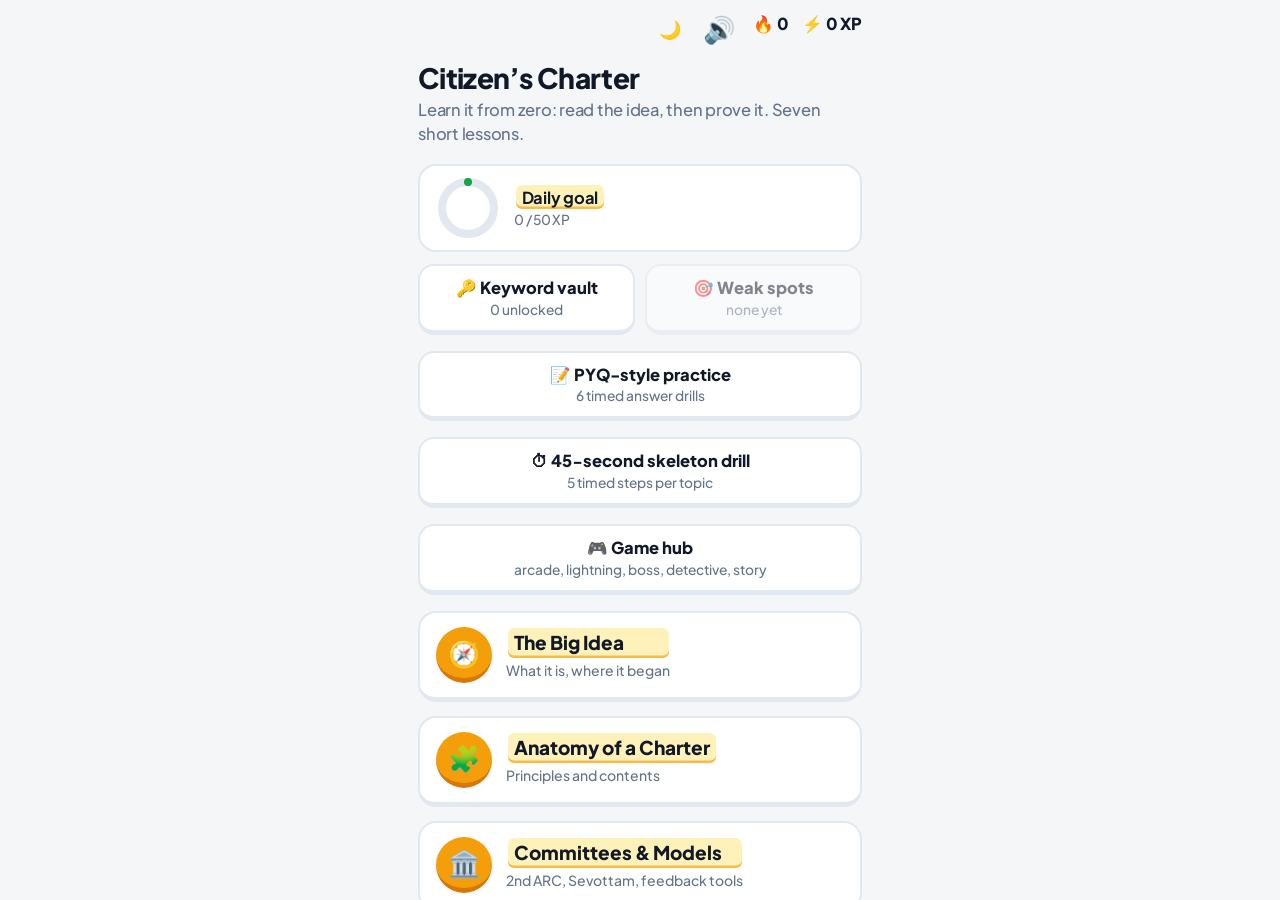
<file: Citizen’s Charter_ Learn from Scratch (1).html>
<!DOCTYPE html>
<html lang="en"><head><meta charset="utf-8">
<meta name="viewport" content="width=device-width, initial-scale=1, viewport-fit=cover">
<title>Citizen’s Charter: Learn from Scratch</title>
<link rel="preconnect" href="https://fonts.googleapis.com">
<link rel="preconnect" href="https://fonts.gstatic.com" crossorigin>
<link href="https://fonts.googleapis.com/css2?family=Plus+Jakarta+Sans:wght@400;500;600;700;800&family=Inter:wght@400;500;600;700;800&display=swap" rel="stylesheet">
<style>
:root{--bg:#f4f6f8;--card:#ffffff;--card-sub:#f8fafc;--ink:#111827;--mut:#64748b;--line:#e2e8f0;--acc:#f59e0b;--accd:#d97706;--ok:#16a34a;--okbg:#dcfce7;--no:#dc2626;--nobg:#fee2e2;--sel:#eff6ff;--selb:#2563eb;--chip:#f1f5f9;--hl-bg:rgba(254,215,64,0.36);--hl-line:rgba(245,158,11,0.65);box-sizing:border-box;padding-top:env(safe-area-inset-top,0px);padding-bottom:env(safe-area-inset-bottom,0px)}
@media(prefers-color-scheme:dark){:root:not([data-theme="light"]){--bg:#000000;--card:#141519;--card-sub:#1c1d24;--ink:#f6f7f9;--mut:#94a3b8;--line:#262833;--acc:#f59e0b;--accd:#d97706;--ok:#22c55e;--okbg:#062e1a;--no:#ef4444;--nobg:#381216;--sel:#1e293b;--selb:#3b82f6;--chip:#1c1d24;--hl-bg:rgba(245,158,11,0.26);--hl-line:rgba(245,158,11,0.7)}}
:root[data-theme="dark"]{--bg:#000000;--card:#141519;--card-sub:#1c1d24;--ink:#f6f7f9;--mut:#94a3b8;--line:#262833;--acc:#f59e0b;--accd:#d97706;--ok:#22c55e;--okbg:#062e1a;--no:#ef4444;--nobg:#381216;--sel:#1e293b;--selb:#3b82f6;--chip:#1c1d24;--hl-bg:rgba(245,158,11,0.26);--hl-line:rgba(245,158,11,0.7)}
*{box-sizing:border-box;-webkit-tap-highlight-color:transparent}
html,body{height:100%;margin:0}
body{background:var(--bg);color:var(--ink);font-family:"SamsungOne","Samsung One","Plus Jakarta Sans","Inter",-apple-system,BlinkMacSystemFont,"Segoe UI",Roboto,"Helvetica Neue",Arial,sans-serif;font-weight:500;font-size:16.5px;line-height:1.45;letter-spacing:-0.015em;-webkit-font-smoothing:antialiased;-moz-osx-font-smoothing:grayscale;text-rendering:optimizeLegibility;display:flex;justify-content:center}
h1,h2,h3{letter-spacing:-0.025em;font-weight:800}
#app{width:100%;max-width:480px;height:100%;display:flex;flex-direction:column;position:relative;overflow:hidden}
.top{display:flex;gap:14px;justify-content:flex-end;padding:12px 18px;font-weight:800}
.home{flex:1;overflow-y:auto;padding:0 18px 24px}
h1{font-size:28px;line-height:1.1;margin:6px 0 4px;font-weight:800}
.sub{color:var(--mut);margin:0 0 18px}
.path{display:flex;flex-direction:column;gap:14px}
.lesson{background:var(--card);border:2px solid var(--line);border-bottom-width:5px;border-radius:18px;padding:14px 16px;display:flex;gap:14px;align-items:center;text-align:left;font:inherit;color:inherit;width:100%;cursor:pointer}
.lesson:active{transform:translateY(2px);border-bottom-width:3px}
.lesson.lock{opacity:.5}
.badge{width:56px;height:56px;border-radius:50%;background:var(--acc);display:grid;place-items:center;font-size:26px;border-bottom:5px solid var(--accd);flex:none}
.lesson.done .badge{background:var(--ok);border-color:#0d7753;color:#fff}
.lesson b{font-size:19px;font-weight:800;display:block}
.lesson small{color:var(--mut);font-size:14px}
.qhead{display:flex;align-items:center;gap:12px;padding:12px 16px}
.x{background:none;border:0;font-size:26px;color:var(--mut);cursor:pointer;padding:0 4px;font-family:inherit}
.bar{flex:1;height:14px;background:var(--line);border-radius:9px;overflow:hidden}
.bar i{display:block;height:100%;width:0;background:var(--ok);border-radius:9px;transition:width .35s}
.hearts{font-weight:800;color:var(--no)}
.body{flex:1;overflow-y:auto;padding:8px 18px 190px}
.kind{color:var(--accd);font-weight:800;font-size:15px;margin:0 0 4px}
.q{font-size:22px;line-height:1.25;font-weight:800;margin:0 0 14px}
.fact{background:var(--card);border:2px solid var(--line);border-radius:16px;padding:6px 16px;margin-bottom:14px}
.fact p{margin:10px 0;line-height:1.35}
.chips{display:flex;flex-wrap:wrap;gap:8px}
.chip{background:var(--chip);border-radius:20px;padding:3px 12px;font-weight:700;font-size:15px}
.note{margin:14px 0 0;color:var(--mut);font-size:15px}
.opt{display:block;width:100%;text-align:left;background:var(--card);border:2px solid var(--line);border-bottom-width:5px;border-radius:14px;padding:12px 14px;margin-bottom:10px;font:inherit;color:inherit;cursor:pointer}
.opt.sel{background:var(--sel);border-color:var(--selb)}
.opt.gone{opacity:.25;pointer-events:none}
.opt.bad{animation:sh .35s;border-color:var(--no);background:var(--nobg)}
.opt:disabled{cursor:default}
@keyframes sh{25%{transform:translateX(-6px)}75%{transform:translateX(6px)}}
.cols{display:grid;grid-template-columns:1fr 1fr;gap:10px}
.cols .opt{font-size:15px;margin:0 0 10px;padding:10px}
.slots{min-height:64px;border-bottom:2px solid var(--line);display:flex;flex-direction:column;gap:8px;margin-bottom:16px;padding-bottom:10px}
.slots .opt{margin:0;padding:9px 12px;font-size:16px}
.ph{color:var(--mut);padding:8px 2px}
.flip{background:var(--card);border:2px dashed var(--selb);border-radius:16px;padding:18px;min-height:130px;cursor:pointer;font-size:18px}
.flip em{color:var(--mut);font-style:normal}
.foot{position:absolute;left:0;right:0;bottom:0;padding:14px 18px calc(18px + env(safe-area-inset-bottom,0px));border-top:2px solid var(--line);background:var(--bg)}
.foot.ok{background:var(--okbg);border-color:transparent}.foot.no{background:var(--nobg);border-color:transparent}
.foot h3{margin:0 0 4px;font-size:21px;font-weight:800}
.foot.ok h3{color:var(--ok)}.foot.no h3{color:var(--no)}
.foot p{margin:0 0 12px;font-size:16px;line-height:1.3}
.btn{display:block;width:100%;border:0;border-bottom:5px solid var(--accd);background:var(--acc);color:#2a1a00;font:inherit;font-weight:800;font-size:18px;border-radius:14px;padding:11px;cursor:pointer}
.btn:active{transform:translateY(2px);border-bottom-width:3px}
.btn:disabled{background:var(--line);border-color:var(--mut);color:var(--mut);cursor:default}
.foot.ok .btn{background:var(--ok);border-color:#0d7753;color:#fff}.foot.no .btn{background:var(--no);border-color:#a82a2f;color:#fff}
.two{display:grid;grid-template-columns:1fr 1fr;gap:10px}
.end{flex:1;display:flex;flex-direction:column;align-items:center;justify-content:center;text-align:center;padding:24px;gap:6px}
.end .big{font-size:76px;line-height:1}
.stats{display:flex;gap:12px;margin:16px 0 28px}
.stat{border:2px solid var(--line);border-radius:14px;padding:10px 18px;background:var(--card);font-weight:800}
.stat small{display:block;color:var(--mut);font-weight:500}
.end .btn{max-width:320px}
.goal{display:flex;gap:14px;align-items:center;background:var(--card);border:2px solid var(--line);border-radius:18px;padding:10px 16px;margin-bottom:12px}
.goal small{display:block;color:var(--mut)}
.home .two{margin-bottom:16px}
.mb{background:var(--card);border:2px solid var(--line);border-bottom-width:5px;border-radius:16px;padding:10px;font:inherit;color:inherit;font-weight:800;cursor:pointer;text-align:center}
.mb small{display:block;color:var(--mut);font-weight:500}
.dg{background:var(--card);border:2px solid var(--line);border-radius:16px;padding:8px;margin-top:6px}
.tmr{font-weight:800;color:var(--accd);margin:12px 0 0;text-align:center}
.opt.fl{display:inline-block;width:auto;margin:4px 6px 4px 0}
.slots.w{flex-direction:row;flex-wrap:wrap}
.skn{font-size:84px;font-weight:800;text-align:center;line-height:1;margin:18px 0 14px;color:var(--accd)}
.skt .sub{text-align:center;margin-top:14px}
.cf{position:absolute;top:-20px;width:10px;height:14px;border-radius:2px;pointer-events:none;animation:fall 2.2s ease-in forwards}
@keyframes fall{to{transform:translateY(105vh) rotate(720deg)}}
.hero{display:flex;gap:14px;align-items:center;background:linear-gradient(135deg,var(--h),color-mix(in srgb,var(--h) 55%,#000));color:#fff;border-radius:20px;padding:16px;margin-bottom:14px;border-bottom:5px solid color-mix(in srgb,var(--h) 60%,#000)}
.hero .ico{font-size:44px;background:rgba(255,255,255,.2);border-radius:16px;width:68px;height:68px;display:grid;place-items:center;flex:none}
.hero small{opacity:.9;font-weight:700}
.hero h2{margin:0;font-size:24px;line-height:1.1;font-weight:800}
.tile{display:flex;gap:10px;background:var(--card);border:2px solid var(--line);border-left:6px solid var(--h);border-radius:14px;padding:4px 14px 4px 12px;margin-bottom:10px}
.tile p{margin:8px 0;line-height:1.4}
.tile .dot{color:var(--h);margin-top:9px;flex:none}
b,strong,.tile b,.fact b,p b{font-weight:700;color:inherit;background:var(--hl-bg);padding:1.5px 6px;margin:0 1.5px;border-radius:6px;-webkit-box-decoration-break:clone;box-decoration-break:clone;display:inline;box-shadow:inset 0 -2.5px 0 0 var(--hl-line)}
.pop{animation:pop .35s ease-out}
@keyframes pop{from{opacity:0;transform:translateY(14px) scale(.97)}to{opacity:1;transform:none}}
.kw{font-weight:800;margin:16px 0 8px;color:var(--mut)}
.chips .chip{background:var(--h);color:#fff;animation:pop .4s ease-out}
.bub{display:flex;gap:10px;align-items:flex-start;margin-top:14px}
.bub span{font-size:34px}
.bub p{margin:0;background:var(--card);border:2px solid var(--line);border-radius:16px 16px 16px 4px;padding:8px 12px;font-size:15px}
button:focus-visible{outline:3px solid var(--selb);outline-offset:2px}
@media(prefers-reduced-motion:reduce){*{animation:none!important;transition:none!important}}
.blk-arena{display:flex;flex-direction:column;flex:1;min-height:360px;position:relative;justify-content:space-between;padding:10px 0}
.blk-track{flex:1;display:flex;flex-direction:column;align-items:center;justify-content:center;position:relative;min-height:190px;background:var(--card-sub);border:2px dashed var(--line);border-radius:20px;padding:16px;margin-bottom:12px;overflow:hidden}
.blk-card{background:var(--card);border:2.5px solid var(--selb);border-radius:18px;padding:16px 18px;width:100%;max-width:380px;text-align:center;box-shadow:0 8px 24px rgba(0,0,0,.12);animation:blkDrop 6s linear forwards}
@keyframes blkDrop{0%{transform:translateY(-10px);opacity:.95}100%{transform:translateY(10px);opacity:1}}
.blk-card.catch{transform:scale(0.85);opacity:0;transition:all .25s ease-in}
.blk-term{font-size:19px;font-weight:800;color:var(--ink);margin:0 0 6px;line-height:1.25}
.blk-sub{font-size:13px;color:var(--mut);font-weight:600;margin:0 0 10px}
.blk-timer{height:6px;width:100%;background:var(--line);border-radius:6px;overflow:hidden}
.blk-timer i{display:block;height:100%;background:var(--acc);transition:width .2s linear}
.blk-targets{display:grid;grid-template-columns:1fr 1fr 1fr;gap:8px}
.blk-bin{background:var(--card);border:2px solid var(--line);border-bottom-width:5px;border-radius:16px;padding:12px 6px;font:inherit;cursor:pointer;display:flex;flex-direction:column;align-items:center;text-align:center;gap:4px;transition:all .15s}
.blk-bin:active{transform:translateY(2px);border-bottom-width:3px}
.blk-bin.b0{border-color:rgba(239,68,68,.35)}.blk-bin.b0 .b-ico{color:#ef4444}
.blk-bin.b1{border-color:rgba(34,197,94,.35)}.blk-bin.b1 .b-ico{color:#16a34a}
.blk-bin.b2{border-color:rgba(59,130,246,.35)}.blk-bin.b2 .b-ico{color:#2563eb}
.blk-bin.b-ok{border-color:var(--ok)!important;background:var(--okbg)!important}
.blk-bin.b-no{border-color:var(--no)!important;background:var(--nobg)!important;animation:sh .35s}
.blk-bin b{font-size:13.5px;font-weight:800;line-height:1.15;color:var(--ink)}
.blk-bin small{font-size:11px;color:var(--mut);font-weight:700}
.blk-toast{background:var(--card);border:2px solid var(--line);border-radius:14px;padding:10px 14px;font-size:14px;line-height:1.35;margin-top:10px;animation:pop .25s ease-out}
.blk-toast.ok{border-color:var(--ok);background:var(--okbg)}
.blk-toast.no{border-color:var(--no);background:var(--nobg)}
</style></head><body><div id="app"></div>
<script>
var L=[
{n:"The Big Idea",e:"🧭",d:"What it is, where it began",c:[
{t:"A public promise",b:["A Citizen’s Charter is a written promise by a government body: <b>what services it offers</b>, the <b>standards and timelines</b> it commits to, and <b>how to complain</b> if it fails.","Think of it as a menu with a delivery guarantee, published for citizens."],k:["Service-delivery commitment","Social contract"],n:"It is a statement of intent, not a law."},
{t:"Where it started",b:["The idea began in the <b>UK in 1991</b> under PM John Major. Public services were to treat users like valued customers.","In India it gained momentum after the <b>1997 Conference of Chief Ministers</b>, which adopted an Action Plan for an effective and responsive administration.","The <b>DARPG</b> (Dept. of Administrative Reforms and Public Grievances) is the nodal agency."],k:["New Public Management","DARPG","Citizen-centric governance"]},
{t:"Why it matters",b:["It shifts government from <b>rule-bound</b> to <b>citizen-centric</b>, and turns vague duty into a measurable promise.","Exam angle: GS-2 (governance, transparency, accountability) and GS-4 (responsiveness, public service values)."],k:["Accountability","Responsiveness"]}],
q:[
{k:"tf",q:"A Citizen’s Charter is legally enforceable in a court of law.",a:1,e:"False. It is a voluntary commitment. Enforceability needs a statute, such as a Right to Services Act."},
{k:"mc",q:"In which country did the Citizen’s Charter idea originate (1991)?",o:["United States","United Kingdom","France","Japan"],a:1,e:"UK, under PM John Major."},
{k:"mc",q:"Which body is the nodal agency for Citizen’s Charters in India?",o:["NITI Aayog","Election Commission","DARPG","Finance Commission"],a:2,e:"DARPG in the Ministry of Personnel coordinates charters and grievance redress."},
{k:"mc",q:"Which phrase best captures the philosophy behind charters?",o:["Citizen-centric governance","Maximising revenue","Centralised secrecy","Colonial paternalism"],a:0,e:"Governance designed around the user of the service."}]},
{n:"Anatomy of a Charter",e:"🧩",d:"Principles and contents",c:[
{t:"Six guiding principles",b:["Indian notes list six pillars: <b>Quality, Choice, Standards, Value, Accountability, Transparency</b>.","Quality: better service. Choice: options where possible. Standards: clear, measurable norms. Value: for taxpayers’ money. Accountability: someone answerable. Transparency: open rules."],k:["Quality","Standards","Accountability","Transparency"]},
{t:"What goes inside",b:["<b>Vision and mission</b> of the organisation.","<b>List of services</b> and who is eligible.","<b>Standards and time limits</b> for each service.","<b>Grievance redress</b> process and officer details.","<b>What citizens should do</b> (expectations from the public)."],k:["Service standards","Time limits","Grievance redress"]},
{t:"How to build a good one",b:["<b>Consult</b> citizens and staff, then <b>set realistic standards</b>.","<b>Publish</b> widely, in local languages and online.","<b>Monitor and review</b> regularly, then revise."],k:["Consultation","Periodic review"]}],
q:[
{k:"mc",q:"Which of these is NOT one of the six pillars?",o:["Quality","Standards","Secrecy","Transparency"],a:2,e:"Secrecy is the opposite of the charter spirit."},
{k:"multi",q:"Tap everything a good charter contains.",o:["Service standards and time limits","Grievance redress process","Vision and mission","Officers’ personal salary details"],a:[0,1,2],e:"Salaries are not part of a service promise."},
{k:"order",q:"Put the charter-building steps in order.",o:["Consult citizens and staff","Set realistic standards","Publish widely","Monitor and review"],e:"Consult → Standards → Publish → Review."},
{k:"match",q:"Match the pillar to its meaning.",p:[["Standards","Clear, measurable norms"],["Choice","Options where possible"],["Value","For taxpayers’ money"],["Transparency","Open rules and procedures"]],e:"Use these one-liners to explain pillars in Mains."}]},
{n:"Committees & Models",e:"🏛️",d:"2nd ARC, Sevottam, feedback tools",c:[
{t:"2nd ARC: the big report",b:["The <b>2nd Administrative Reforms Commission</b> studied charters in its 12th Report, <b>“Citizen Centric Administration: The Heart of Governance”</b> (2009).","It stressed that charters must be made in consultation with citizens, carry realistic standards, and be reviewed periodically, or they become paper exercises."],k:["2nd ARC","Citizen Centric Administration"]},
{t:"Sevottam model",b:["<b>Sevottam</b> = Seva (service) + Uttam (excellent). DARPG developed it around 2006 as a quality framework for service delivery.","Three modules: <b>1. Citizen’s Charter</b>, <b>2. Public Grievance Redress</b>, <b>3. Service Delivery Capability</b>.","Organisations are assessed against it, like a report card."],k:["Sevottam","Service Delivery Capability","Self-assessment"]},
{t:"Feedback tools",b:["<b>CPGRAMS</b>: the central online portal to lodge and track grievances.","<b>Citizen Report Cards</b>: surveys where users rate services. Pioneered by the Public Affairs Centre, Bangalore.","Both close the loop between promise and performance."],k:["CPGRAMS","Citizen Report Card"]}],
q:[
{k:"mc",q:"Which 2nd ARC report is the key source on citizen-centric governance?",o:["1st: Right to Information","12th: Citizen Centric Administration","4th: Ethics in Governance only","15th: Local Governance only"],a:1,e:"12th Report: Citizen Centric Administration, The Heart of Governance."},
{k:"multi",q:"Tap the 3 modules of Sevottam.",o:["Citizen’s Charter","Public Grievance Redress","Service Delivery Capability","Revenue Maximisation"],a:[0,1,2],e:"Charter, grievance redress and delivery capability."},
{k:"match",q:"Match tool to purpose.",p:[["Sevottam","Service excellence framework"],["CPGRAMS","Online grievance portal"],["Report Card","Citizen feedback survey"],["2nd ARC 12th Report","Citizen Centric Administration"]],e:"Four keywords you can name-drop confidently."},
{k:"tf",q:"“Sevottam” combines the words Seva and Uttam.",a:0,e:"True: service of the highest quality."}]},
{n:"Legal Backing",e:"⚖️",d:"From promise to guarantee",c:[
{t:"The weakness of a promise",b:["A charter has <b>no penalty</b> and <b>no legal remedy</b>. An officer who ignores it usually faces nothing.","This is why critics call charters ‘paper tigers’."],k:["Non-justiciable","Paper tiger"]},
{t:"The 2011 Bill",b:["The <b>Citizens Charter Bill, 2011</b> (Right of Citizens for Time Bound Delivery of Goods and Services and Redressal of their Grievances) was introduced in Lok Sabha.","It proposed mandatory charters, grievance officers and penalties. It <b>lapsed</b> when the Lok Sabha was dissolved in 2014."],k:["Statutory backing","Lapsed Bill"]},
{t:"Right to Services Acts",b:["States moved first. <b>Madhya Pradesh Lok Sewa Guarantee Act, 2010</b> was the first. Bihar (2011), Rajasthan, Delhi, Karnataka (Sakala) and others followed.","Typical features: <b>notified services, fixed deadlines, penalty on the officer, appeal</b>."],k:["Right to Services","Lok Sewa Guarantee","Sakala"]}],
q:[
{k:"mc",q:"Which state enacted the first Right to Services law (2010)?",o:["Bihar","Madhya Pradesh","Kerala","Gujarat"],a:1,e:"Madhya Pradesh Lok Sewa Guarantee Act, 2010."},
{k:"mc",q:"What does a Right to Services Act add over a plain charter?",o:["More posters","Legal deadlines and penalties","A new logo","Fewer services"],a:1,e:"Statutory deadlines, penalties and appeals make it enforceable."},
{k:"tf",q:"The Citizens Charter Bill, 2011 became an Act in 2012.",a:1,e:"False. It lapsed in 2014."},
{k:"multi",q:"Tap the usual features of a Right to Services Act.",o:["Fixed time limits","Penalty on defaulting officers","First and second appeal","Ban on online services"],a:[0,1,2],e:"Time limits, penalties and appeals."}]},
{n:"Challenges",e:"🚧",d:"Why charters underperform",c:[
{t:"Design problems",b:["Made <b>top-down</b> without consulting users.","Standards are <b>vague</b> (‘as early as possible’) or unrealistic.","Seldom <b>updated</b>, so they go out of date."],k:["Top-down","Vague standards","Ritual compliance"]},
{t:"Awareness and access",b:["Citizens often <b>don’t know</b> a charter exists.","Not in <b>local languages</b>; poor reach for illiterate or digitally excluded people.","Information is displayed but not explained."],k:["Awareness gap","Digital divide"]},
{t:"Enforcement and culture",b:["<b>No penalty</b> for breach, and weak grievance follow-up.","Staff lack <b>training and ownership</b>; the charter is seen as extra paperwork.","Different departments, different formats: no <b>uniform monitoring</b>."],k:["Weak enforcement","Accountability deficit","Bureaucratic culture"]}],
q:[
{k:"mc",q:"“Charters are drafted without consulting citizens.” Which challenge?",o:["Design problem","Awareness problem","Funding problem"],a:0,e:"Top-down design is a design problem."},
{k:"multi",q:"Tap all genuine challenges.",o:["No penalty for breach","Poor awareness among citizens","Too many citizens read charters","Standards are vague or outdated"],a:[0,1,3],e:"Low readership, not high, is the problem."},
{k:"match",q:"Match challenge to root cause.",p:[["Paper tiger","No legal penalty"],["Awareness gap","Not in local language"],["Ritual compliance","Seen as paperwork"],["Vague standards","No SMART timelines"]],e:"Pair cause and effect in your answers."},
{k:"mc",q:"Which is the deepest structural reason charters fail?",o:["Lack of enforceable accountability","Too much colour printing","Too many websites"],a:0,e:"Without consequences, a promise stays a slogan."}]},
{n:"Solutions & Best Practice",e:"✅",d:"What works, here and abroad",c:[
{t:"Fixing the gaps",b:["<b>Co-create</b> with citizens and frontline staff.","Use <b>SMART standards</b> and service level agreements.","Give <b>statutory backing</b> through Right to Services laws.","<b>Third-party audits</b>, social audits and report cards.","<b>Train and reward</b> staff; link to performance appraisal."],k:["SLA","Social audit","Statutory backing"]},
{t:"Technology",b:["Online service portals with <b>tracking and auto-escalation</b> (for example Karnataka’s Sakala).","<b>CPGRAMS</b> for grievances; mobile alerts at each stage.","Digital delivery cuts discretion and delay."],k:["E-governance","Auto-escalation"]},
{t:"Best practices",b:["<b>UK Charter Mark</b>: an award for organisations that excel at service standards.","<b>Madhya Pradesh Lok Sewa Guarantee</b>: statutory time-bound service with penalties.","<b>Citizen Report Cards</b> (Bangalore): evidence-based public feedback."],k:["Charter Mark","Lok Sewa Guarantee","Report Card"]}],
q:[
{k:"multi",q:"Tap the effective solutions.",o:["Co-create charters with citizens","Statutory backing with penalties","Hide the charter from the public","Third-party and social audits"],a:[0,1,3],e:"Transparency and consequences drive results."},
{k:"mc",q:"The UK Charter Mark is best described as:",o:["A tax","An award for excellent service standards","A court","A police force"],a:1,e:"A recognition scheme that rewards good service."},
{k:"match",q:"Match practice to place.",p:[["Charter Mark","United Kingdom"],["Lok Sewa Guarantee","Madhya Pradesh"],["Sakala","Karnataka"],["Report Cards","Bangalore (PAC)"]],e:"One domestic and one global example is enough for Mains."},
{k:"mc",q:"What does ‘SMART standard’ mean in a charter?",o:["Specific, measurable and time-bound","Short, mild, and tentative","Silent and recorded","Subjective and flexible"],a:0,e:"Clear, measurable, time-bound commitments."}]},
{n:"Mains Toolkit",e:"🎯",d:"Keywords, intro, conclusion",c:[
{t:"Keywords to drop",b:["<b>Citizen-centric governance</b>, <b>service-delivery guarantee</b>, <b>New Public Management</b>.","<b>Sevottam</b>, <b>2nd ARC 12th Report</b>, <b>CPGRAMS</b>, <b>Lok Sewa Guarantee</b>.","<b>Paper tiger</b>, <b>ritual compliance</b>, <b>accountability deficit</b>."],k:["Use 4 to 5 per answer"]},
{t:"Answer skeleton",b:["<b>Intro:</b> define the charter; UK 1991 to India 1997.","<b>Body:</b> principles, models (Sevottam), 2nd ARC.","<b>Challenges:</b> design, awareness, enforcement.","<b>Way forward:</b> statutory backing, tech, audits.","<b>Conclusion:</b> from promise to guarantee."],k:["Intro → Body → Challenges → Way forward → Conclusion"]},
{t:"Ethics link (GS-4)",b:["Charters embody <b>accountability, responsiveness, empathy</b> and <b>public service orientation</b>.","A conscientious officer treats the charter as a personal duty, not a poster."],k:["Public service values","Probity"]}],
q:[
{k:"order",q:"Order the Mains answer skeleton.",o:["Intro: define and origin","Body: principles, Sevottam, 2nd ARC","Challenges","Way forward","Conclusion"],e:"Define → Explain → Critique → Fix → Conclude."},
{k:"mc",q:"Best one-line conclusion for a charter answer?",o:["Charters are useless.","Moving from a promise on paper to a guarantee in practice makes governance truly citizen-centric.","Everything is fine.","No more reform is needed."],a:1,e:"Balanced, forward-looking and keyword-rich."},
{k:"multi",q:"Tap the Mains keywords for this topic.",o:["Sevottam","CPGRAMS","Citizen-centric governance","Dynastic politics"],a:[0,1,2],e:"The fourth is unrelated."},
{k:"flip",q:"Write a 2-line intro for ‘Citizen’s Charters have remained paper tigers’.",r:"Citizen’s Charters, born in the UK in 1991 and adopted in India after 1997, promise time-bound, transparent services. Yet without statutory backing or penalties, most remain declarations of intent rather than guarantees."}]}];

var S={xp:0,streak:0,done:{}},app=document.getElementById("app"),R={};
try{var s=JSON.parse(localStorage.getItem("cc1")||"null");if(s)S=s}catch(e){}
if(S.theme)try{document.documentElement.setAttribute("data-theme",S.theme)}catch(e){}
function save(){try{localStorage.setItem("cc1",JSON.stringify(S))}catch(e){}}
S.kw=S.kw||[];S.weak=S.weak||[];
function today(){return new Date().toDateString()}
function addXp(x){var t=today();if(S.dd!==t){var y=new Date(Date.now()-864e5).toDateString();S.streak=S.dd===y?(S.streak||0)+1:1;S.dd=t;S.dx=0}S.dx+=x;S.xp+=x;save()}
function curStreak(){var y=new Date(Date.now()-864e5).toDateString();return S.dd===today()||S.dd===y?S.streak:0}
function unlock(c){c.k.forEach(function(k){if(!S.kw.some(function(x){return x.k===k&&x.i===R.i}))S.kw.push({k:k,i:R.i})});save()}
function owlSay(){if(R.ok)return R.cb>=3?'On fire! '+R.cb+' in a row':['Spot on!','Hoot-standing!','Nailed it!','Wise choice!'][Math.floor(Math.random()*4)];return ['Not quite','Almost, hoot again','Good try, learn from it'][Math.floor(Math.random()*3)]}
function beep(ok){if(S.mute)return;try{var a=beep.c||(beep.c=new (window.AudioContext||window.webkitAudioContext)()),o=a.createOscillator(),g=a.createGain();o.frequency.value=ok?660:220;g.gain.value=.05;o.connect(g);g.connect(a.destination);o.start();o.stop(a.currentTime+.12)}catch(e){}}
function confetti(){var c=['#e8a317','#14a273','#3d79e8','#d23a40','#7442d6'];for(var i=0;i<46;i++){var s=document.createElement('i');s.className='cf';s.style.cssText='left:'+Math.random()*100+'%;background:'+c[i%5]+';animation-delay:'+Math.random()*.6+'s;animation-duration:'+(1.8+Math.random()*1.2)+'s';app.appendChild(s)}setTimeout(function(){document.querySelectorAll('.cf').forEach(function(e){e.remove()})},3500)}
function goalCard(){var x=S.dd===today()?S.dx:0,p=Math.min(1,x/50),w=S.weak.length;return '<div class="goal"><svg width="64" height="64" viewBox="0 0 64 64" aria-hidden="true"><circle cx="32" cy="32" r="26" fill="none" stroke="var(--line)" stroke-width="8"/><circle cx="32" cy="32" r="26" fill="none" stroke="var(--ok)" stroke-width="8" stroke-linecap="round" stroke-dasharray="'+(163.4*p)+' 163.4" transform="rotate(-90 32 32)"/></svg><div><b>Daily goal</b><small>'+x+' / 50 XP'+(x>=50?' · done! 🎉':'')+'</small></div></div><div class="two"><button class="mb" id="vt">🔑 Keyword vault<small>'+S.kw.length+' unlocked</small></button><button class="mb" id="wk"'+(w?'':' disabled style="opacity:.5"')+'>🎯 Weak spots<small>'+(w?w+' to review':'none yet')+'</small></button></div><button class="mb" id="pq" style="width:100%;margin-bottom:16px">📝 PYQ-style practice<small>6 timed answer drills</small></button><button class="mb" id="sk" style="width:100%;margin-bottom:16px">⏱ 45-second skeleton drill<small>5 timed steps per topic</small></button><button class="mb" id="ac" style="width:100%;margin-bottom:16px">🎮 Game hub<small>arcade, lightning, boss, detective, story</small></button>'}
function vault(){var h='<div class="qhead"><button class="x" id="bk" aria-label="Back">←</button><b style="font-size:20px">🔑 Keyword vault</b></div><div class="body" style="padding-bottom:30px">';if(!S.kw.length)h+='<p class="sub">Finish study cards to unlock keywords here.</p>';L.forEach(function(l,i){var ks=S.kw.filter(function(x){return x.i===i});if(!ks.length)return;h+='<p class="kw">'+l.e+' '+esc(l.n)+'</p><div class="chips" style="--h:'+HUE[i]+'">';ks.forEach(function(x){h+='<span class="chip">'+esc(x.k)+'</span>'});h+='</div>'});app.innerHTML=h+'</div>';document.getElementById('bk').onclick=home}
function startReview(){var q=S.weak.slice(0,8).map(function(k){var p=k.split(':');return {q:L[+p[0]].q[+p[1]],key:k}});R={i:0,ci:99,queue:q,total:q.length,solved:0,hearts:5,mist:0,xp:0,review:1};next()}
function finRev(win){if(R.duel)return duelEnd();if(R.daily&&win&&S.dc!==today()){S.dc=today();addXp(15)}if(win)addXp(R.xp);app.innerHTML='<div class="end"><div class="big">'+(win?'🎯':'💔')+'</div><h1>'+(win?(R.daily?'Daily challenge done!':R.lab?'Lab complete!':R.boss?'Boss defeated!':R.lt?'Lightning round done!':R.det?'Case closed!':R.sto?'Mission complete!':R.arc?'Arcade cleared!':R.pyq?'PYQ drill done!':'Weak spots reviewed!'):'Out of hearts')+'</h1><p class="sub">'+(win?'+'+R.xp+' XP. Fewer weak spots now.':'Try again after a quick look at the lessons.')+'</p><button class="btn" id="a">Back to lessons</button></div>';document.getElementById('a').onclick=home;if(win)confetti()}
var IV;
var PQ=[
{k:'flip',q:'UPSC Mains 2022 (GS-2): The Citizen’s Charter is an ideal instrument of organisational transparency and accountability, but it has its own serious limitations. Critically evaluate and suggest measures to make it effective. (150 words)',r:'<b>Ideal Instrument:</b> Formulated in UK (1991) and adopted in India (1997) to shift governance from bureaucratic rules to citizen-centric service guarantees.<br><b>Structural Limitations:</b><br>1. <b>Absence of Statutory Teeth:</b> Charters are voluntary declarations without legal enforceability (paper tigers).<br>2. <b>Top-Down Formulation:</b> Drafted without consulting frontline staff or citizen users, leading to unrealistic or vague timelines.<br>3. <b>Zero Penalty on Defaulters:</b> Errant officials face no personal consequence for persistent breaches.<br>4. <b>Low Public Awareness:</b> Displayed in English in obscure corridors.<br><b>Measures (2nd ARC 12th Report):</b><br>1. Co-create charters with stakeholders using SMART benchmarks.<br>2. Adopt the <b>Sevottam quality framework</b> (Charter + Grievance Redress + Capability).<br>3. Back charters with statutory <b>Right to Services Acts</b> with daily monetary compensation on defaulters.<br>4. Independent third-party social audits and Citizen Report Cards.'},
{k:'flip',q:'UPSC Mains 2023 (GS-2): Right to Services Acts enacted by various State governments provide statutory teeth to Citizen’s Charters. Analyse how far this transition from \'voluntary promise\' to \'legal guarantee\' has empowered citizens. (150 words)',r:'<b>Paradigm Shift:</b> Pioneered by Madhya Pradesh (Lok Sewa Guarantee Act 2010), Bihar (2011), and Karnataka (Sakala), transitioning administrative promises from discretionary guidelines to enforceable statutory rights.<br><b>Empowerment Mechanisms:</b><br>1. <b>Time-Bound Service Delivery:</b> Mandatory notification of specific delivery deadlines for ration cards, caste certificates, and utility connections.<br>2. <b>Financial Deterrence:</b> Errant officers face deductions of ₹250 to ₹5,000 from personal salary, awarded directly to the aggrieved citizen as compensation.<br>3. <b>Appellate Architecture:</b> Automatic two-tier appellate mechanism.<br><b>Remaining Gaps:</b> The Central Right to Services Bill (2011) lapsed in 2014; only a limited set of routine certificates are notified; penalty provisions are sparingly enforced by appellate superiors.<br><b>Conclusion:</b> Moving from a paper promise to a statutory guarantee institutionalizes genuine administrative accountability.'},
{k:'flip',q:'UPSC Mains 2021 (GS-4): Though Citizen’s Charters have been formulated by almost all public departments, the actual redressal of citizen grievances remains lethargic. What ethical values and administrative changes are needed to make public administration responsive? (150 words)',r:'<b>Ethical Values Required (Nolan Committee & 2nd ARC):</b><br>1. <b>Empathy & Compassion:</b> Viewing citizen distress as an urgent human reality rather than a routine file number.<br>2. <b>Public Service Orientation:</b> Shedding colonial bureaucratic superiority (\'mai-baap sarkar\') in favor of recognizing citizens as the ultimate sovereign.<br>3. <b>Probity & Moral Accountability:</b> Treating departmental commitments as solemn personal moral oaths.<br><b>Administrative Reforms:</b><br>1. <b>Auto-Escalation:</b> Workflow tracking (like Karnataka Sakala) where unaddressed grievances automatically climb to higher authorities.<br>2. <b>Sevottam Quality Audits:</b> Annual public certification of grievance redressal systems.<br>3. <b>Citizen Feedback Loops:</b> Linking civil servant performance appraisals (APARs) with anonymized citizen satisfaction ratings.'},
{k:'flip',q:'UPSC Mains 2020 (GS-4 Case Study): A district officer discovers that public service delivery timelines promised in the department\'s charter are consistently breached by 60-90 days due to clerk vacancies and archaic physical filing. Citizens are frustrated and middlemen exploit the delay. Outline an action plan. (250 words)',r:'<b>Immediate Response:</b><br>1. Set up a transparent single-window citizen helpdesk with real-time digital queue tokens.<br>2. Publish weekly backlog triage lists prioritized by citizen vulnerability (senior citizens, medical aid).<br><b>Workflow Re-engineering:</b><br>1. Digitize file movements via e-Office to eliminate physical paper transit delays and curb middleman access.<br>2. Rationalize approval hierarchies: reduce multi-tier clerk signatures to a 2-tier approval workflow.<br><b>Integrity & Grievance Mechanism:</b><br>1. Institute CCTV surveillance at public counters; strict criminal FIRs against touts.<br>2. Integrate complaints into CPGRAMS with mandatory 15-day review.<br><b>Structural Remedy:</b> Deploy temporary data-entry interns while submitting a formal empirical vacancy report to state headquarters.'}];
function pyTimer(){clearInterval(IV);var s=60;function t(){var e=document.getElementById('tm');if(!e){clearInterval(IV);return}e.textContent='⏱ '+s+'s · outline your answer in your head';if(s--<=0){clearInterval(IV);R.rev=true;inner();foot()}}t();IV=setInterval(t,1000)}
function startPyq(){var q=PQ.map(function(x){return {q:x}});R={i:0,ci:99,queue:q,total:q.length,solved:0,hearts:99,mist:0,xp:0,review:1,pyq:1};next()}
function tx(x,y,t,fs,f){var l=t.split('|');return `<text x='${x}' text-anchor='middle' font-size='${fs||13}' font-weight='700' fill='${f||'var(--ink)'}'>`+l.map(function(s,i){return `<tspan x='${x}' y='${y+i*15-(l.length-1)*7}'>${s}</tspan>`}).join('')+'</text>'}
function bx(x,y,w,h,t,f){return `<rect x='${x}' y='${y}' width='${w}' height='${h}' rx='10' fill='${f||'var(--card)'}' stroke='var(--h)' stroke-width='2'/>`+tx(x+w/2,y+h/2+5,t,13,f?'#fff':0)}
function ar(a,b,c,d){return `<line x1='${a}' y1='${b}' x2='${c}' y2='${d}' stroke='var(--h)' stroke-width='2.5' marker-end='url(#ar)'/>`}
function diag(i,c){var k=i+':'+c,H=150,s='';
 if(k==='0:1'){H=250;s=`<line x1='60' y1='20' x2='60' y2='230' stroke='var(--h)' stroke-width='3'/>`;[['1991','UK Charter launched'],['1997','India: CMs’ Action Plan'],['2006','Sevottam framework'],['2009','2nd ARC 12th Report'],['2011','Bill (lapsed 2014)']].forEach(function(e,j){var y=25+j*50;s+=`<circle cx='60' cy='${y}' r='8' fill='var(--h)'/>`+tx(26,y+5,e[0],13,'var(--h)')+tx(205,y+5,e[1])})}
 else if(k==='1:2'){H=145;s=bx(20,10,120,44,'Consult')+bx(180,10,120,44,'Set standards')+bx(180,90,120,44,'Publish')+bx(20,90,120,44,'Review & revise')+ar(140,32,178,32)+ar(240,54,240,88)+ar(180,112,142,112)+ar(80,88,80,56)}
 else if(k==='2:1'){H=195;s=`<g stroke='var(--h)' stroke-width='2'><line x1='160' y1='95' x2='75' y2='48'/><line x1='160' y1='95' x2='245' y2='48'/><line x1='160' y1='95' x2='160' y2='150'/></g>`+bx(10,8,130,40,'1 Citizen’s|Charter')+bx(180,8,130,40,'2 Grievance|Redress')+bx(90,150,140,40,'3 Service Delivery|Capability')+`<circle cx='160' cy='95' r='32' fill='var(--h)'/>`+tx(160,100,'Sevottam',13,'#fff')}
 else if(k==='3:1'){H=170;s=bx(10,110,95,50,'Charter|promise')+bx(112,65,95,50,'Bill 2011|lapsed')+bx(214,20,95,50,'RTS Acts|guarantee','var(--h)')+ar(105,135,150,117)+ar(207,90,250,72)}
 else if(k==='5:0'){H=160;[['Top-down|design','Co-create|with citizens'],['Citizens|unaware','Local language|+ apps'],['No penalty','Statutory|backing']].forEach(function(p,j){var y=8+j*50;s+=bx(10,y,125,40,p[0])+ar(137,y+20,183,y+20)+bx(185,y,125,40,p[1])})}
 if(!s)return '';return `<p class='kw'>📊 Picture it</p><div class='dg'><svg viewBox='0 0 320 ${H}' width='100%' role='img' aria-label='Diagram'><defs><marker id='ar' markerWidth='8' markerHeight='8' refX='6' refY='4' orient='auto'><path d='M0,0L8,4L0,8z' fill='var(--h)'/></marker></defs>${s}</svg></div>`}
var STEPS=[['Intro Definition',10],['Data / Article / Case',5],['3 Pros / 3 Cons',15],['Committee / Scheme',5],['1 Diagram Idea',5]];
var SKS=[
{t:'Citizen’s Charter',s:['A Citizen’s Charter is a public promise of services, standards, timelines and redress (UK 1991, India 1997).','2nd ARC 12th Report on citizen-centric administration; MP Lok Sewa Guarantee Act, 2010.','Pros: transparency, accountability, empowered citizens. Cons: no legal force, vague standards, low awareness.','Sevottam (DARPG), 2nd ARC 12th Report, CPGRAMS.','Ladder: Charter (promise) → Bill 2011 (lapsed) → Right to Services Acts (guarantee).']},
{t:'Right to Services Acts',s:['Statutes guaranteeing notified public services within fixed deadlines, with penalty and appeal. MP Lok Sewa Guarantee Act, 2010 was first.','MP 2010; Bihar 2011; Karnataka Sakala with online tracking.','Pros: enforceable deadlines, penalty on defaulters, appeals. Cons: only notified services, weak penalty use, low awareness.','Citizens Charter Bill 2011 (lapsed 2014); 2nd ARC 12th Report; CPGRAMS.','Ladder: Charter (promise) → Bill 2011 (lapsed) → RTS Acts (guarantee).']},
{t:'Sevottam model',s:['Sevottam (Seva + Uttam) is the DARPG quality framework for public service delivery, with three modules.','Assessment against the framework shows gaps and gives an improvement roadmap.','Pros: common yardstick, links charter with grievance redress, builds capacity. Cons: voluntary, self-assessment, uneven uptake.','DARPG, 2nd ARC 12th Report, CPGRAMS.','Wheel: Sevottam at the centre with Citizen’s Charter, Grievance Redress and Service Delivery Capability around it.']}];
var SK={};
function skPick(){var h='<div class="qhead"><button class="x" id="bk" aria-label="Back">←</button><b style="font-size:20px">⏱ 45-second skeleton</b></div><div class="body"><p class="sub">Pick a topic. Five timed steps: say each one aloud before time runs out, then check the model.</p>';SKS.forEach(function(s,i){h+='<button class="mb" style="width:100%;margin-bottom:10px;text-align:left" data-k="'+i+'">'+esc(s.t)+'<small>about 45 seconds · 5 steps</small></button>'});app.innerHTML=h+'</div>';document.getElementById('bk').onclick=home;app.querySelectorAll('[data-k]').forEach(function(b){b.onclick=function(){skStart(+b.dataset.k)}})}
function skStart(k){SK={k:k,n:0,ok:0};skStep()}
function skStep(){clearInterval(IV);var st=STEPS[SK.n];SK.rev=false;SK.left=st[1];skDraw();IV=setInterval(function(){var e=document.getElementById('tm');if(!e){clearInterval(IV);return}SK.left--;if(SK.left<=0){skReveal();return}e.textContent=SK.left;document.getElementById('tb').style.width=(SK.left/st[1]*100)+'%'},1000)}
function skReveal(){clearInterval(IV);SK.rev=true;skDraw()}
function skDraw(){var st=STEPS[SK.n],s=SKS[SK.k],h='<div class="qhead"><button class="x" id="quit" aria-label="Quit">✕</button><div class="bar"><i style="width:'+(SK.n/5*100)+'%"></i></div></div><div class="body" style="--h:#d9570c"><p class="kind">'+esc(s.t)+' · step '+(SK.n+1)+' of 5</p><p class="q">'+esc(st[0])+'</p>';
 if(!SK.rev)h+='<div class="skt"><div id="tm" class="skn">'+SK.left+'</div><div class="bar"><i id="tb" style="width:'+(SK.left/st[1]*100)+'%;background:var(--acc);transition:width 1s linear"></i></div><p class="sub">Say it aloud now. You have '+st[1]+' seconds.</p></div>';
 else h+='<div class="tile"><span class="dot">✦</span><p>'+esc(s.s[SK.n])+'</p></div>';
 h+='</div><div class="foot">'+(SK.rev?'<div class="two"><button class="btn" id="mi" style="background:var(--no);border-color:#a82a2f;color:#fff">Missed it</button><button class="btn" id="go">Got it</button></div>':'<button class="btn" id="rv">Reveal answer</button>')+'</div>';
 app.innerHTML=h;document.getElementById('quit').onclick=function(){clearInterval(IV);home()};
 if(SK.rev){document.getElementById('go').onclick=function(){SK.ok++;skNext()};document.getElementById('mi').onclick=skNext}else document.getElementById('rv').onclick=skReveal}
function skNext(){SK.n++;if(SK.n>=5)return skEnd();skStep()}
function skEnd(){var x=SK.ok*6;addXp(x);app.innerHTML='<div class="end"><div class="big">'+(SK.ok>=4?'🏆':'⏱')+'</div><h1>'+SK.ok+' of 5 steps nailed</h1><p class="sub">+'+x+' XP. '+(SK.ok>=4?'Your skeleton is exam-ready.':'Run it again to lock the weak steps.')+'</p><button class="btn" id="a">Back to lessons</button><button class="btn" id="b" style="margin-top:10px;background:var(--card);color:var(--ink);border-color:var(--line)">Try another topic</button></div>';document.getElementById('a').onclick=home;document.getElementById('b').onclick=skPick;if(SK.ok>=4)confetti()}
var AQ=[
{k:'flag',q:'Tap the red flag: the one false part of this sentence.',o:['Citizen’s Charters are legally enforceable,','were launched in India in 1997,','and are coordinated by DARPG.'],a:0,e:'Charters are voluntary. Legal force needs a statute such as a Right to Services Act.'},
{k:'flag',q:'Tap the red flag.',o:['Sevottam combines Seva and Uttam,','has four modules,','and was developed by DARPG.'],a:1,e:'Three modules: Citizen’s Charter, Grievance Redress, Service Delivery Capability.'},
{k:'flag',q:'Tap the red flag.',o:['The Citizens Charter Bill, 2011 proposed grievance officers and penalties,','and it was passed into law in 2013.'],a:1,e:'The Bill lapsed in 2014.'},
{k:'year',q:'Slide to the year the UK launched its Citizen’s Charter.',a:1991,tol:0,min:1980,max:2020,e:'1991, under PM John Major.'},
{k:'year',q:'Slide to the year Madhya Pradesh passed the first Lok Sewa Guarantee Act.',a:2010,tol:0,min:1980,max:2020,e:'2010.'},
{k:'year',q:'Slide to the year of the 2nd ARC 12th Report on citizen-centric administration (1 year off is fine).',a:2009,tol:1,min:1980,max:2020,e:'2009.'},
{k:'sort',q:'Sort every card: Charter or Right to Services Act?',b:['Charter','RTS Act'],it:[['Voluntary promise',0],['Penalty on defaulting officer',1],['Statutory deadlines',1],['No legal remedy',0],['Appeal against delay',1]],e:'Charter = promise. RTS Act = enforceable guarantee.'},
{k:'sort',q:'Sort every card: Challenge or Fix?',b:['Challenge','Fix'],it:[['Vague standards',0],['Co-create with citizens',1],['Low awareness',0],['Third-party social audit',1],['No penalty',0],['SMART standards',1]],e:'Pair every challenge with a fix in Mains.'},
{k:'mc',q:'Odd keyword out: which does NOT belong with Sevottam?',o:['Grievance Redress','Service Delivery Capability','Official Secrets Act','Citizen’s Charter'],a:2,e:'Sevottam = Charter + Grievance Redress + Service Delivery Capability.'},
{k:'mc',q:'Odd one out: which is NOT a weakness of charters?',o:['Vague standards','Low awareness','Penalty on defaulters','No legal remedy'],a:2,e:'Penalties on defaulters come with Right to Services Acts, not plain charters.'}];
var DQ=[
{k:'riddle',q:'Who am I? Fewer clues, more XP.',c:['I was launched in the UK in 1991.','In India I gained momentum after the 1997 Chief Ministers’ Conference.','I list services, standards, timelines and redress.','I have no legal force.'],o:['Citizen’s Charter','RTI Act','Lokpal','Right to Services Act'],a:0,e:'The Citizen’s Charter.'},
{k:'riddle',q:'Who am I?',c:['I am a framework from DARPG.','My name joins words for service and excellent.','I have three modules.'],o:['Sevottam','CPGRAMS','Jan Soochana','Charter Mark'],a:0,e:'Sevottam = Seva + Uttam.'},
{k:'riddle',q:'Who am I?',c:['I am an online portal.','Citizens lodge and track grievances on me.','DARPG runs me.'],o:['CPGRAMS','Sakala','Sevottam','Report Card'],a:0,e:'CPGRAMS.'},
{k:'riddle',q:'Who am I?',c:['I am an award from the UK.','I reward excellence in service standards.'],o:['Charter Mark','Lok Sewa Guarantee','Report Card','Sakala'],a:0,e:'The UK Charter Mark.'}];
var SQ={k:'story',q:'Officer mission: a citizen has waited 3 months for a service your charter promises in 15 days.',e:'Values: empathy, accountability, integrity, public service orientation.',s:[
{t:'A visibly upset citizen reaches your counter. Your first move?',o:[['Apologise, record the grievance and give a date',1,'Acknowledgement and a date are basic responsiveness.'],['Ask her to come back next week',0,'Delay repeats the failure the charter promised to prevent.'],['Say charters are only guidelines',0,'This paper-tiger attitude destroys public trust.']]},
{t:'You find the file stuck with a clerk who was on leave. Next?',o:[['Fast-track it and fix the leave-cover gap',1,'You solved the case and the system.'],['Blame the clerk publicly',0,'Public blame hurts morale and fixes nothing.'],['Quietly close the file',0,'No learning and no accountability.']]},
{t:'A senior asks you to hide the delay from the monthly report. Your call?',o:[['Report honestly and propose a remedy',1,'Integrity and transparency: the heart of GS-4.'],['Edit the report to look good',0,'Falsifying records breaks probity.'],['Delay the report',0,'Avoidance is not accountability.']]}]};
function go(q,o){R=Object.assign({i:0,ci:99,queue:q.map(function(x){return {q:x,again:!!(o&&o.duel)}}),total:q.length,solved:0,hearts:5,mist:0,xp:0,review:1},o);next()}
function pool(ks){var p=[];L.forEach(function(l){l.q.forEach(function(q){if(ks.indexOf(q.k)>-1)p.push(q)})});return sh(p)}
function startLt(){go(pool(['mc','tf']).slice(0,8),{lt:1})}
function startBoss(){go(pool(['mc','tf','multi','order']).slice(0,10),{boss:1,hearts:1})}
function startDet(){go(DQ,{det:1})}
function startStory(){go([SQ],{sto:1})}
var VQ={k:'sort',q:'Venn sort: Charter only, RTS Act only, or Both?',b:['Charter only','RTS Act only','Both'],it:[['Voluntary promise',0],['No legal remedy',0],['Penalty on officer',1],['Appeal against delay',1],['Citizen-facing service standards',2],['Aims at timely service',2]],e:'Both aim at timely service. Only the RTS Act adds penalties and appeals.'};
var BQ=[['A','Citizen’s','Charter','is','a','public','promise'],['Right','to','Services','Acts','guarantee','services','within','deadlines'],['Sevottam','has','three','modules']].map(function(w){return {k:'order',inl:1,q:'Build the sentence: tap the words in order.',o:w,e:w.join(' ')+'.'}});
function startLab(){go([VQ].concat(BQ),{lab:1})}
function startDuel(){go(pool(['mc','tf']).slice(0,10),{duel:1,hearts:99,sc:[0,0],pl:0})}
function startDaily(){var s=0,d=today();for(var i=0;i<d.length;i++)s=(s*31+d.charCodeAt(i))%2147483647;var p=[];L.forEach(function(l){l.q.forEach(function(q){if(['mc','tf','multi'].indexOf(q.k)>-1)p.push(q)})});var out=[];while(out.length<5&&p.length){s=(s*48271)%2147483647;out.push(p.splice(s%p.length,1)[0])}go(out,{daily:1})}
function duelEnd(){var a=R.sc[0],b=R.sc[1];app.innerHTML='<div class="end"><div class="big">'+(a===b?'🤝':'🏆')+'</div><h1>'+(a===b?'It’s a tie!':'Player '+(a>b?1:2)+' wins!')+'</h1><p class="sub">Player 1: '+a+' · Player 2: '+b+'</p><button class="btn" id="a">Back to games</button></div>';document.getElementById('a').onclick=hub;if(a!==b)confetti()}
function ltTimer(){clearInterval(IV);var s=10;function t(){var k=document.querySelector('.kind');if(!k||R.ok!==null){clearInterval(IV);return}k.textContent='⚡ Lightning · '+s+'s';if(s--<=0){clearInterval(IV);R.ok=false;R.sel=[];R.msg='Too slow! '+(R.q.e||'');finish()}}t();IV=setInterval(t,1000)}
var BG={b:['Challenges & Gaps','Solutions & Reforms','Models & Frameworks'],it:[
['Paper Tiger (No Penalties)',0,'Voluntary nature without statutory backing leaves charters devoid of enforceable consequences.'],
['Right to Services Acts',1,'State statutes (e.g. MP 2010, Bihar 2011) providing legal deadlines, appeals, and daily fines on officers.'],
['Sevottam 3-Module Framework',2,'DARPG quality framework: Citizen’s Charter + Public Grievance Redress + Service Delivery Capability.'],
['Top-Down Drafting',0,'Charters designed in central ministries without consulting frontline staff or grassroots citizens.'],
['Third-Party Social Audits',1,'Independent citizen-led scrutiny and public evaluations verifying actual on-ground service delivery.'],
['2nd ARC 12th Report',2,'Citizen Centric Administration: The Heart of Governance, providing the master blueprint for public service guarantees.'],
['Vague “As Soon As Possible” Norms',0,'Unquantifiable, ambiguous commitments that prevent citizens from demanding accountability.'],
['Sakala Auto-Escalation Engine',1,'Karnataka’s digital workflow where delayed files automatically escalate to higher supervisory officers.'],
['UK Charter Mark (1991)',2,'John Major’s pioneering excellence framework rewarding public agencies that meet user-defined service benchmarks.'],
['Language & Awareness Deficit',0,'Charters published only in English or hidden on obscure notice boards inaccessible to common citizens.'],
['SMART Service Standards',1,'Specific, Measurable, Achievable, Relevant, and Time-bound commitments for every notified service.'],
['Citizen Report Cards (Bangalore)',2,'Public Affairs Centre survey methodology quantifying user satisfaction to drive bureaucratic reform.']
]};

var BLK={};
function startBlocks(){
 var deck=sh(BG.it);
 BLK={deck:deck,idx:0,buckets:BG.b,counts:[0,0,0],score:0,combo:1,maxCombo:1,hearts:3,mistakes:0,timer:null,left:8,paused:false};
 blkStep();
}
function blkStep(){
 clearInterval(BLK.timer);
 if(BLK.hearts<=0||BLK.idx>=BLK.deck.length)return blkEnd();
 BLK.left=8;BLK.paused=false;blkDraw();
 BLK.timer=setInterval(function(){
  var e=document.getElementById('b-sec'),bar=document.getElementById('b-tb');
  if(!e||BLK.paused)return;
  BLK.left--;e.textContent=BLK.left+'s';
  if(bar)bar.style.width=(BLK.left/8*100)+'%';
  if(BLK.left<=0){clearInterval(BLK.timer);dropBlock(-1)}
 },1000);
}
function blkDraw(fb){
 var item=BLK.deck[BLK.idx],bks=BLK.buckets,icons=['🔴','🟢','🔵'];
 var h='<div class="qhead"><button class="x" id="b-quit" aria-label="Quit">✕</button><span style="font-weight:800;color:var(--accd);flex:1;text-align:center">🔥 x'+BLK.combo+' Combo</span><span style="font-weight:800;color:var(--no)">❤️ '+BLK.hearts+'</span></div>'+
 '<div class="body" style="padding-bottom:12px"><p class="kind" style="text-align:center">Term '+(BLK.idx+1)+' of '+BLK.deck.length+' · '+BLK.score+' XP</p>'+
 '<div class="blk-arena"><div class="blk-track"><div class="blk-card" id="b-card"><div class="blk-term">'+esc(item[0])+'</div><div class="blk-sub">Sort into lower blocks below:</div><div class="blk-timer"><i id="b-tb" style="width:'+(BLK.left/8*100)+'%"></i></div></div><div id="b-sec" style="font-size:12.5px;color:var(--mut);font-weight:700;margin-top:6px">'+BLK.left+'s</div>'+(fb||'')+'</div>'+
 '<div class="blk-targets">';
 bks.forEach(function(b,i){h+='<button class="blk-bin b'+i+'" data-b="'+i+'"'+(BLK.paused?' disabled':'')+'><span class="b-ico" style="font-size:22px">'+icons[i]+'</span><b>'+esc(b)+'</b><small>'+(BLK.counts[i]||0)+' sorted</small></button>'});
 h+='</div></div></div>';
 app.innerHTML=h;
 document.getElementById('b-quit').onclick=function(){clearInterval(BLK.timer);hub()};
 app.querySelectorAll('[data-b]').forEach(function(btn){btn.onclick=function(){if(BLK.paused)return;dropBlock(+btn.dataset.b)}});
}
function dropBlock(binIdx){
 clearInterval(BLK.timer);BLK.paused=true;
 var item=BLK.deck[BLK.idx],correctIdx=item[1],isOk=binIdx===correctIdx;
 if(isOk){
  BLK.counts[binIdx]=(BLK.counts[binIdx]||0)+1;
  var gain=10*BLK.combo;BLK.score+=gain;BLK.combo++;
  if(BLK.combo>BLK.maxCombo)BLK.maxCombo=BLK.combo;
  beep(true);
  var card=document.getElementById('b-card');if(card)card.classList.add('catch');
  var btn=app.querySelector('[data-b="'+binIdx+'"]');if(btn)btn.classList.add('b-ok');
  var fb='<div class="blk-toast ok"><b>✓ Correct! +'+gain+' XP</b> (🔥 x'+BLK.combo+' combo)<br><small>'+esc(item[2])+'</small></div>';
  setTimeout(function(){BLK.idx++;blkStep()},850);
 }else{
  BLK.hearts--;BLK.mistakes++;BLK.combo=1;beep(false);
  var btnBad=app.querySelector('[data-b="'+binIdx+'"]');if(btnBad)btnBad.classList.add('b-no');
  var btnCorrect=app.querySelector('[data-b="'+correctIdx+'"]');if(btnCorrect)btnCorrect.classList.add('b-ok');
  var reason=binIdx===-1?'⏱ Out of time!':'✕ Not quite!';
  var fb='<div class="blk-toast no"><b>'+reason+'</b><br>Belongs in <b>'+esc(BLK.buckets[correctIdx])+'</b>.<br><small>'+esc(item[2])+'</small></div><button class="btn" id="b-next" style="margin-top:10px;padding:8px 16px;font-size:15px">Next Term →</button>';
  blkDraw(fb);
  var nxt=document.getElementById('b-next');if(nxt)nxt.onclick=function(){BLK.idx++;blkStep()};
 }
}
function blkEnd(){
 clearInterval(BLK.timer);
 var win=BLK.hearts>0,total=BLK.deck.length,solved=total-BLK.mistakes,pct=Math.max(0,Math.round(solved/total*100));
 addXp(BLK.score);
 var h='<div class="end"><div class="big">'+(win?'🧱':'💔')+'</div><h1>'+(win?'Block Drop Cleared!':'Out of Hearts')+'</h1><p class="sub">'+(win?'Mastered key terms and conceptual classifications.':'Keep drilling to lock in your term reflexes.')+'</p><div class="stats"><div class="stat">+'+BLK.score+'<small>XP Earned</small></div><div class="stat">'+pct+'%<small>Accuracy</small></div><div class="stat">🔥 x'+BLK.maxCombo+'<small>Max Combo</small></div></div><button class="btn" id="b-again">Play Again</button><button class="btn" id="b-hub" style="margin-top:10px;background:var(--card);color:var(--ink);border-color:var(--line)">Back to Game Hub</button></div>';
 app.innerHTML=h;
 document.getElementById('b-again').onclick=startBlocks;
 document.getElementById('b-hub').onclick=hub;
 if(win&&pct>=70)confetti();
}
function hub(){var G=[['🎮 Arcade','red flags, year slider, card sorting',startArc],['🧱 Block Drop','sort falling key terms into solution, challenge, model blocks',startBlocks],['⚡ Lightning round','8 questions, 10 seconds each',startLt],['👹 Boss battle','10 questions, one heart only',startBoss],['🕵️ Detective','guess from fewer clues',startDet],['🎭 Officer mission','branching story, your choices matter',startStory],['📅 Daily challenge',S.dc===today()?'✅ done today':'5 new questions, +15 bonus XP',startDaily],['🧪 Concept lab','Venn sorting and build-the-sentence',startLab]];var h='<div class="qhead"><button class="x" id="bk" aria-label="Back">←</button><b style="font-size:20px">🎮 Game hub</b></div><div class="body">';G.forEach(function(g,i){h+='<button class="mb" style="width:100%;margin-bottom:10px;text-align:left" data-g="'+i+'">'+g[0]+'<small>'+g[1]+'</small></button>'});app.innerHTML=h+'</div>';document.getElementById('bk').onclick=home;app.querySelectorAll('[data-g]').forEach(function(b){b.onclick=function(){G[+b.dataset.g][2]()}})}
function startArc(){var q=AQ.map(function(x){return {q:x}});R={i:0,ci:99,queue:q,total:q.length,solved:0,hearts:5,mist:0,xp:0,review:1,arc:1};next()}
function sh(a){a=a.slice();for(var i=a.length-1;i>0;i--){var j=Math.floor(Math.random()*(i+1));var t=a[i];a[i]=a[j];a[j]=t}return a}
function esc(t){return String(t).replace(/&/g,"&amp;").replace(/</g,"&lt;")}

function home(){
 var docEl=document.documentElement,isDark=docEl&&(docEl.getAttribute("data-theme")==="dark"||(!docEl.getAttribute("data-theme")&&window.matchMedia&&window.matchMedia('(prefers-color-scheme: dark)').matches));
 var themeBtn='<button class="x" id="theme-btn" aria-label="Toggle Night Mode" style="font-size:18px">'+(isDark?'☀️':'🌙')+'</button>';
 var h='<div class="top">'+themeBtn+'<button class="x" id="mt" aria-label="Sound">'+(S.mute?'🔇':'🔊')+'</button><span>🔥 '+curStreak()+'</span><span>⚡ '+S.xp+' XP</span></div><div class="home"><h1>Citizen’s Charter</h1><p class="sub">Learn it from zero: read the idea, then prove it. Seven short lessons.</p>'+goalCard()+'<div class="path">';
 L.forEach(function(l,i){var d=S.done[i];h+='<button class="lesson'+(d?' done':'')+'" data-i="'+i+'"><span class="badge">'+(d?'✓':l.e)+'</span><span><b>'+l.n+'</b><small>'+l.d+(d?' · best '+d+'%':'')+'</small></span></button>'});
 app.innerHTML=h+'</div></div>';
 app.querySelectorAll(".lesson").forEach(function(b){b.onclick=function(){start(+b.dataset.i)}});
 var v=document.getElementById("vt"),w=document.getElementById("wk");if(v)v.onclick=vault;if(w)w.onclick=startReview;var pq=document.getElementById("pq");if(pq)pq.onclick=startPyq;var sk=document.getElementById("sk");if(sk)sk.onclick=skPick;var ac=document.getElementById("ac");if(ac)ac.onclick=hub;
 var tb=document.getElementById("theme-btn");if(tb)tb.onclick=function(){var cur=document.documentElement?document.documentElement.getAttribute("data-theme"):null,sysDark=window.matchMedia&&window.matchMedia('(prefers-color-scheme: dark)').matches,next=(cur==="dark"||(!cur&&sysDark))?"light":"dark";if(document.documentElement)document.documentElement.setAttribute("data-theme",next);S.theme=next;save();home()};
 document.getElementById("mt").onclick=function(){S.mute=!S.mute;save();home()};
}
function start(i){var l=L[i];R={i:i,ci:0,queue:l.q.map(function(q,n){return {q:q,key:i+':'+n}}),total:l.c.length+l.q.length,solved:0,hearts:5,mist:0,xp:0};next()}
function next(){
 if(R.ci<L[R.i].c.length)return card();
 if(R.hearts<=0)return fin(false);
 if(!R.queue.length)return fin(true);
 R.cur=R.queue.shift();clearInterval(IV);R.sel=[];R.ok=null;R.q=R.cur.q;
 var q=R.q;
 if(q.o)R.ord=sh(q.o.map(function(_,i){return i}));
 if(q.k==="tf")R.ord=[0,1];
 if(q.k==="match"){R.L=sh(q.p.map(function(_,i){return i}));R.Rr=sh(q.p.map(function(_,i){return i}));R.m=[];R.pick=null;R.err=false}
 if(q.k==="flip")R.rev=false;if(q.k==="flag")R.ord=q.o.map(function(_,i){return i});if(q.k==="sort"){R.si=0;R.err=false;R.it=sh(q.it)}if(q.k==="story"){R.so=0;R.pk=null;R.err=false}if(q.k==="riddle")R.cl=1;
 draw();
}
function head(){return '<div class="qhead"><button class="x" id="quit" aria-label="Quit lesson">✕</button><div class="bar"><i style="width:'+Math.round(R.solved/R.total*100)+'%"></i></div>'+(R.pyq||R.duel?'':'<span class="hearts">❤ '+R.hearts+'</span>')+'</div>'}
function quit(){document.getElementById("quit").onclick=function(){if(confirm("Quit this lesson? Progress will be lost."))home()}}
var HUE=["#0f8a62","#2f63d6","#7442d6","#b8760a","#d23a40","#0b8a9a","#d9570c"];
var ICO=[["📜","🌍","🎯"],["🧱","📋","🛠️"],["🏛️","⭐","📊"],["🐯","📃","⚖️"],["📐","📢","🔒"],["🔧","📱","🏆"],["🗝️","🗺️","🧭"]];
function card(){R.sh=1;cardDraw()}
function cardDraw(){
 var c=L[R.i].c[R.ci],n=c.b.length,all=R.sh>=n,tot=L[R.i].c.length;
 var h=head()+'<div class="body" style="--h:'+HUE[R.i%HUE.length]+'"><div class="hero"><span class="ico">'+ICO[R.i][R.ci]+'</span><div><small>'+esc(L[R.i].n)+' · card '+(R.ci+1)+' of '+tot+'</small><h2>'+esc(c.t)+'</h2></div></div>';
 for(var i=0;i<R.sh;i++)h+='<div class="tile'+(i===R.sh-1&&i>0?' pop':'')+'"><span class="dot">✦</span><p>'+c.b[i]+'</p></div>';
 if(all){unlock(c);h+=diag(R.i,R.ci);h+='<p class="kw">🔑 Keywords unlocked</p><div class="chips">';c.k.forEach(function(k){h+='<span class="chip">'+esc(k)+'</span>'});h+='</div>';if(c.n)h+='<div class="bub"><span>🦉</span><p>'+esc(c.n)+'</p></div>'}
 h+='</div><div class="foot"><button class="btn" id="go">'+(all?'Got it':'Continue ('+R.sh+'/'+n+')')+'</button></div>';
 app.innerHTML=h;quit();
 document.getElementById("go").onclick=function(){
  if(!all){R.sh++;cardDraw();var b=document.querySelector(".body");b.scrollTop=b.scrollHeight}
  else{R.solved++;R.ci++;next()}
 };
}
var KIND={riddle:"Detective: who am I?",story:"Officer mission",flag:"Spot the red flag",year:"Slide to the year",sort:"Sort the cards",tf:"True or false",mc:"Pick one",multi:"Select all that apply",order:"Put in order",match:"Match the pairs",flip:"Flip the card"};
function draw(){
 var q=R.q;
 app.innerHTML=head()+'<div class="body"><p class="kind">'+KIND[q.k]+'</p><p class="q">'+esc(q.q)+'</p><div id="in"></div></div><div class="foot" id="foot"></div>';
 quit();inner();foot();if(R.lt)ltTimer();if(R.duel)document.querySelector('.kind').textContent='👥 Player '+(R.pl+1)+'’s turn · '+R.sc[0]+' – '+R.sc[1];
}
function inner(){
 var q=R.q,el=document.getElementById("in"),h="";
 if(q.k==="mc"||q.k==="riddle"||q.k==="flag"||q.k==="tf"||q.k==="multi"){
  var lab=q.k==="tf"?["True","False"]:q.o;if(q.k==="riddle"){h='<div class="fact">';for(var c=0;c<R.cl;c++)h+='<p>🔎 '+esc(q.c[c])+'</p>';h+='</div>';if(R.cl<q.c.length&&R.ok===null)h+='<button class="mb" id="nc" style="width:100%;margin-bottom:12px">💡 Next clue (−3 XP)</button>'}
  R.ord.forEach(function(i){h+='<button class="opt'+(q.k==="flag"?' fl':'')+(R.sel.indexOf(i)>-1?' sel':'')+'" data-i="'+i+'"'+(R.ok!==null?' disabled':'')+'>'+esc(lab[i])+'</button>'});
  el.innerHTML=h;
  var nc=document.getElementById("nc");if(nc)nc.onclick=function(){R.cl++;R.xp=Math.max(0,R.xp-3);inner()};
  el.querySelectorAll(".opt").forEach(function(b){b.onclick=function(){var i=+b.dataset.i;
   if(q.k==="multi"){var p=R.sel.indexOf(i);p>-1?R.sel.splice(p,1):R.sel.push(i)}else R.sel=[i];
   inner();foot();if(R.lt&&q.k!=="multi"){clearInterval(IV);R.ok=R.sel[0]===q.a;R.msg=undefined;finish()}}});
 }else if(q.k==="order"){
  h='<div class="slots'+(q.inl?' w':'')+'">'+(R.sel.length?'':'<span class="ph">Tap the items below in order</span>');
  R.sel.forEach(function(i){h+='<button class="opt'+(q.inl?' fl':'')+'" data-r="'+i+'"'+(R.ok!==null?' disabled':'')+'>'+esc(q.o[i])+'</button>'});
  h+='</div>';
  R.ord.forEach(function(i){if(R.sel.indexOf(i)<0)h+='<button class="opt'+(q.inl?' fl':'')+'" data-a="'+i+'"'+(R.ok!==null?' disabled':'')+'>'+esc(q.o[i])+'</button>'});
  el.innerHTML=h;
  el.querySelectorAll("[data-a]").forEach(function(b){b.onclick=function(){R.sel.push(+b.dataset.a);inner();foot()}});
  el.querySelectorAll("[data-r]").forEach(function(b){b.onclick=function(){R.sel.splice(R.sel.indexOf(+b.dataset.r),1);inner();foot()}});
 }else if(q.k==="match"){
  h='<div class="cols"><div>';
  R.L.forEach(function(i){h+='<button class="opt'+(R.pick===i?' sel':'')+(R.m.indexOf(i)>-1?' gone':'')+'" data-l="'+i+'">'+esc(q.p[i][0])+'</button>'});
  h+='</div><div>';
  R.Rr.forEach(function(i){h+='<button class="opt'+(R.m.indexOf(i)>-1?' gone':'')+'" data-r="'+i+'">'+esc(q.p[i][1])+'</button>'});
  el.innerHTML=h+'</div></div>';
  el.querySelectorAll("[data-l]").forEach(function(b){b.onclick=function(){R.pick=+b.dataset.l;inner()}});
  el.querySelectorAll("[data-r]").forEach(function(b){b.onclick=function(){
   if(R.pick===null)return;
   if(R.pick===+b.dataset.r){R.m.push(R.pick);R.pick=null;if(R.m.length===q.p.length){R.ok=!R.err;finish();return}inner()}
   else{R.err=true;R.pick=null;inner();var bb=el.querySelector('[data-r="'+b.dataset.r+'"]');if(bb)bb.classList.add("bad")}}});
 }else if(q.k==="year"){
  var yv=R.sel.length?R.sel[0]:Math.round((q.min+q.max)/2);
  el.innerHTML='<div class="skn" id="yv">'+(R.sel.length?yv:'?')+'</div><input type="range" id="yr" min="'+q.min+'" max="'+q.max+'" value="'+yv+'" style="width:100%" aria-label="Year"'+(R.ok!==null?' disabled':'')+'>';
  var yr=document.getElementById('yr');yr.onchange=yr.oninput=function(){R.sel=[+yr.value];document.getElementById('yv').textContent=yr.value;foot()};
 }else if(q.k==="sort"){
  var it=R.it[R.si];
  if(!it){el.innerHTML='<p class="sub" style="text-align:center">All sorted!</p>';return}
  h='<p class="ph" style="text-align:center">'+(R.si+1)+' of '+R.it.length+'</p><div class="flip" style="text-align:center;font-weight:800;font-size:22px;display:grid;place-items:center;cursor:default">'+esc(it[0])+'</div><div class="cols" style="margin-top:16px">';
  q.b.forEach(function(b,j){h+='<button class="opt" style="text-align:center;font-weight:800" data-b="'+j+'">'+esc(b)+'</button>'});
  el.innerHTML=h+'</div>';
  el.querySelectorAll('[data-b]').forEach(function(b){b.onclick=function(){if(+b.dataset.b===it[1]){R.si++;if(R.si>=R.it.length){R.ok=!R.err;finish();return}inner()}else{R.err=true;b.classList.add('bad')}}});
 }else if(q.k==="story"){
  var sc=q.s[R.so];
  if(!sc){el.innerHTML='<p class="sub" style="text-align:center">Mission complete!</p>';return}
  h='<div class="fact"><p>'+esc(sc.t)+'</p></div>';
  if(R.pk===null){sc.o.forEach(function(o,j){h+='<button class="opt" data-s="'+j+'">'+esc(o[0])+'</button>'})}
  else{var oo=sc.o[R.pk];h+='<div class="tile" style="border-left-color:var(--'+(oo[1]?'ok':'no')+')"><span class="dot">'+(oo[1]?'✅':'⚠️')+'</span><p>'+esc(oo[2])+'</p></div><button class="btn" id="sn">'+(R.so+1>=q.s.length?'Finish mission':'Next scene')+'</button>'}
  el.innerHTML=h;
  el.querySelectorAll('[data-s]').forEach(function(b){b.onclick=function(){R.pk=+b.dataset.s;if(!sc.o[R.pk][1])R.err=true;inner()}});
  var sn=document.getElementById('sn');if(sn)sn.onclick=function(){R.pk=null;R.so++;if(R.so>=q.s.length){R.ok=!R.err;finish()}else inner()};
 }else if(q.k==="flip"){
  el.innerHTML='<div class="flip" id="fl">'+(R.rev?esc(q.r):'<em>Think of your answer, then tap to reveal.</em>')+'</div>'+(R.pyq&&!R.rev?'<p class="tmr" id="tm"></p>':'');
  document.getElementById("fl").onclick=function(){clearInterval(IV);R.rev=true;inner();foot()};
  if(R.pyq&&!R.rev)pyTimer();
 }
}
function foot(){
 var f=document.getElementById("foot"),q=R.q;f.className="foot";
 if(R.ok!==null){
  f.className="foot "+(R.ok?"ok":"no");
  f.innerHTML='<h3>🦉 '+owlSay()+'</h3><p>'+esc(R.msg!==undefined?R.msg:(q.e||""))+'</p><button class="btn" id="go">Continue</button>';
  document.getElementById("go").onclick=done;return;
 }
 if(q.k==="flip"){
  f.innerHTML=R.rev?'<div class="two"><button class="btn" id="miss" style="background:var(--no);border-color:#a82a2f;color:#fff">Missed it</button><button class="btn" id="got">Got it</button></div>':'<button class="btn" disabled>Reveal first</button>';
  if(R.rev){document.getElementById("got").onclick=function(){R.ok=true;R.msg="";finish()};document.getElementById("miss").onclick=function(){R.ok=false;R.msg="We’ll bring it back in a moment.";finish()}}
  return;
 }
 if(q.k==="match"||q.k==="sort"||q.k==="story"){f.innerHTML='<button class="btn" disabled>'+(q.k==="story"?"Make your choices":q.k==="sort"?"Sort every card":"Match all pairs")+'</button>';return}
 var ready=q.k==="order"?R.sel.length===q.o.length:R.sel.length>0;
 f.innerHTML='<button class="btn" id="chk"'+(ready?'':' disabled')+'>Check</button>';
 document.getElementById("chk").onclick=function(){
  var ok;
  if(q.k==="order")ok=R.sel.every(function(v,i){return v===i});
  else if(q.k==="multi")ok=R.sel.length===q.a.length&&q.a.every(function(v){return R.sel.indexOf(v)>-1});
  else if(q.k==="year")ok=Math.abs(R.sel[0]-q.a)<=(q.tol||0);else ok=R.sel[0]===q.a;
  R.ok=ok;R.msg=undefined;finish();
 };
}
function finish(){
 if(R.duel)R.sc[R.pl]+=R.ok?1:0;
 if(R.ok){R.xp+=10;R.cb=(R.cb||0)+1}else{R.hearts--;R.mist++;R.cb=0}
 beep(R.ok);try{navigator.vibrate&&navigator.vibrate(R.ok?15:[40,30,40])}catch(e){}
 inner();foot();
}
function done(){
 if(R.duel)R.pl=1-R.pl;
 var k=R.cur.key,i;
 if(R.ok){R.solved++;if(k&&!R.cur.again){i=S.weak.indexOf(k);if(i>-1)S.weak.splice(i,1)}}
 else{if(k&&S.weak.indexOf(k)<0)S.weak.push(k);if(!R.cur.again){R.queue.push({q:R.cur.q,again:true,key:k})}else{R.solved++}}
 save();next();
}
function fin(win){
 if(R.review)return finRev(win);
 var nq=L[R.i].q.length,pct=Math.max(0,Math.round((nq-R.mist)/nq*100));
 if(win){addXp(R.xp);if(!S.done[R.i]||S.done[R.i]<pct)S.done[R.i]=pct;save()}
 app.innerHTML='<div class="end"><div class="big">'+(win?'🏆':'💔')+'</div><h1>'+(win?'Lesson complete!':'Out of hearts')+'</h1><p class="sub">'+(win?L[R.i].n+' cleared.':'Re-read the cards and try again.')+'</p>'+
 (win?'<div class="stats"><div class="stat">+'+R.xp+'<small>XP</small></div><div class="stat">'+pct+'%<small>Accuracy</small></div><div class="stat">'+R.hearts+'<small>Hearts left</small></div></div>':'<div style="height:24px"></div>')+
 '<button class="btn" id="a">'+(win?'Back to lessons':'Try again')+'</button></div>';
 document.getElementById("a").onclick=function(){win?home():start(R.i)};
 if(win)confetti();
}
home();
</script></body></html>
</file>
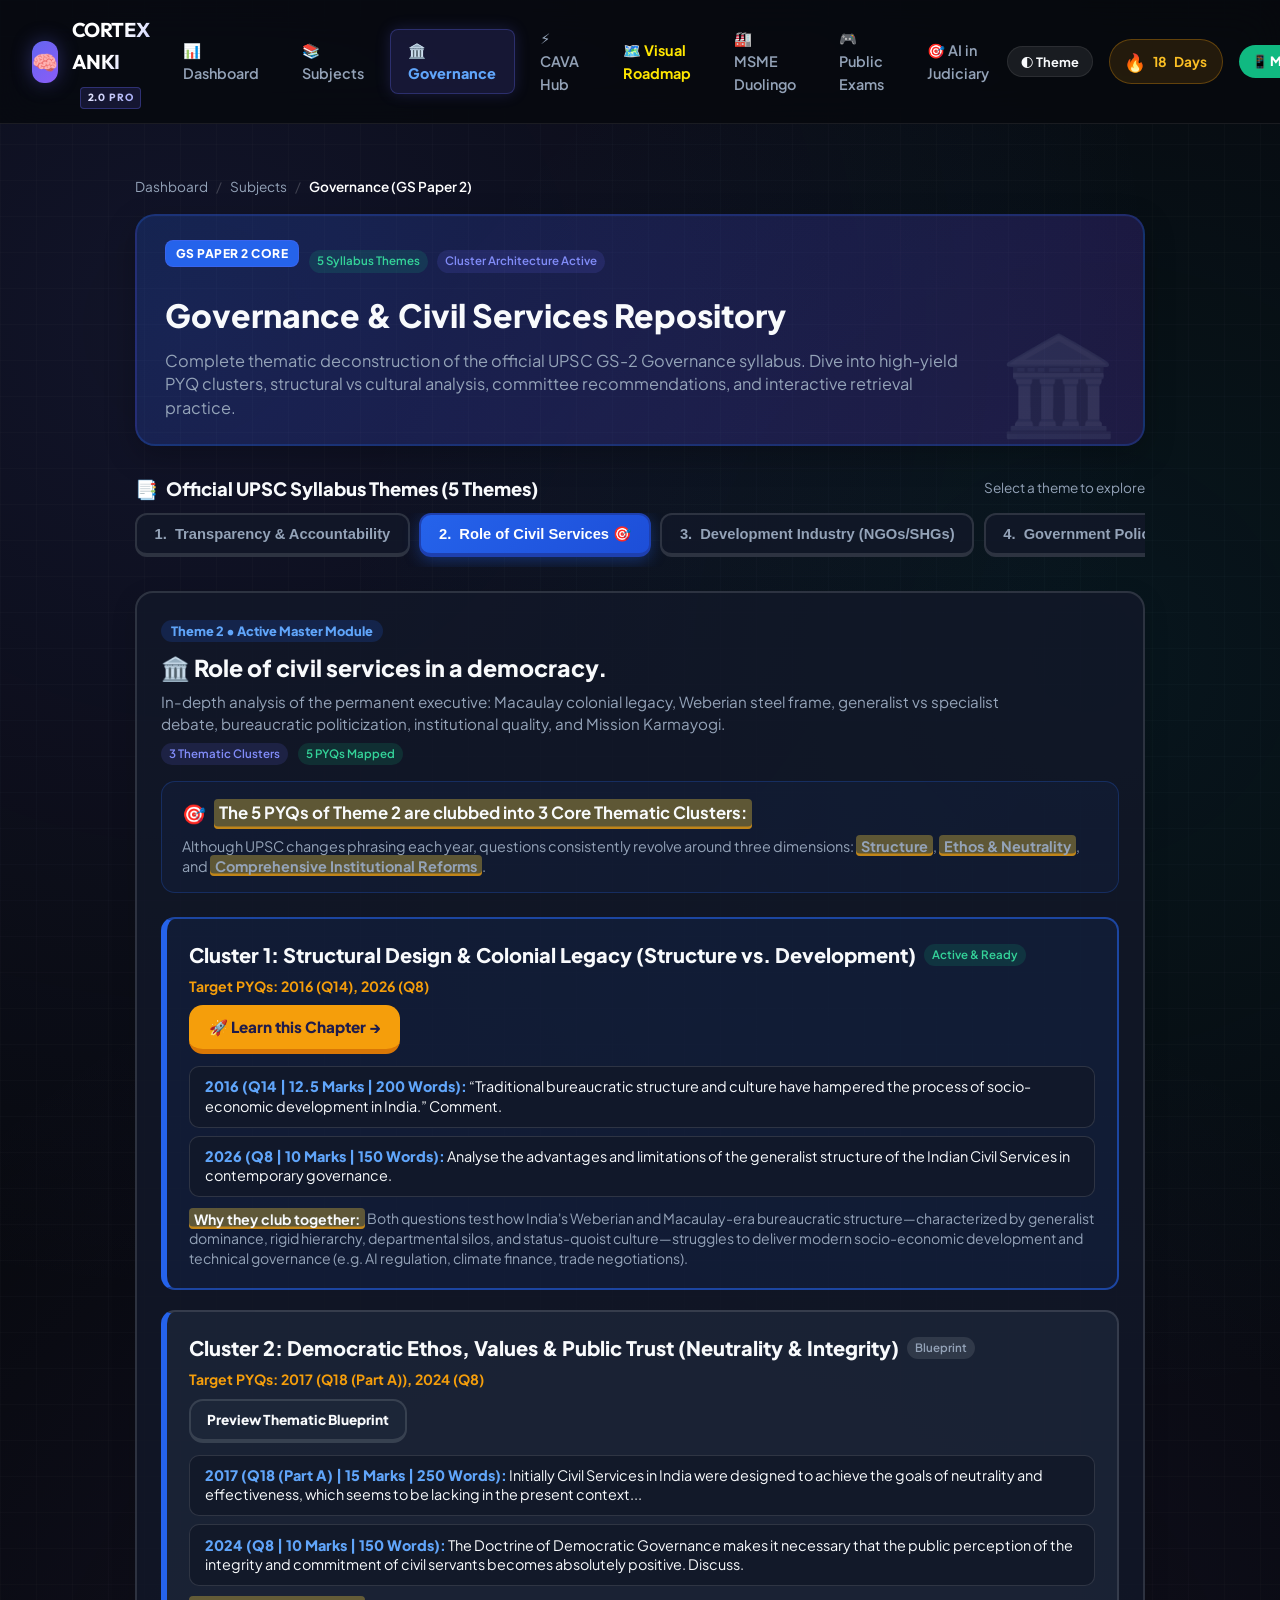
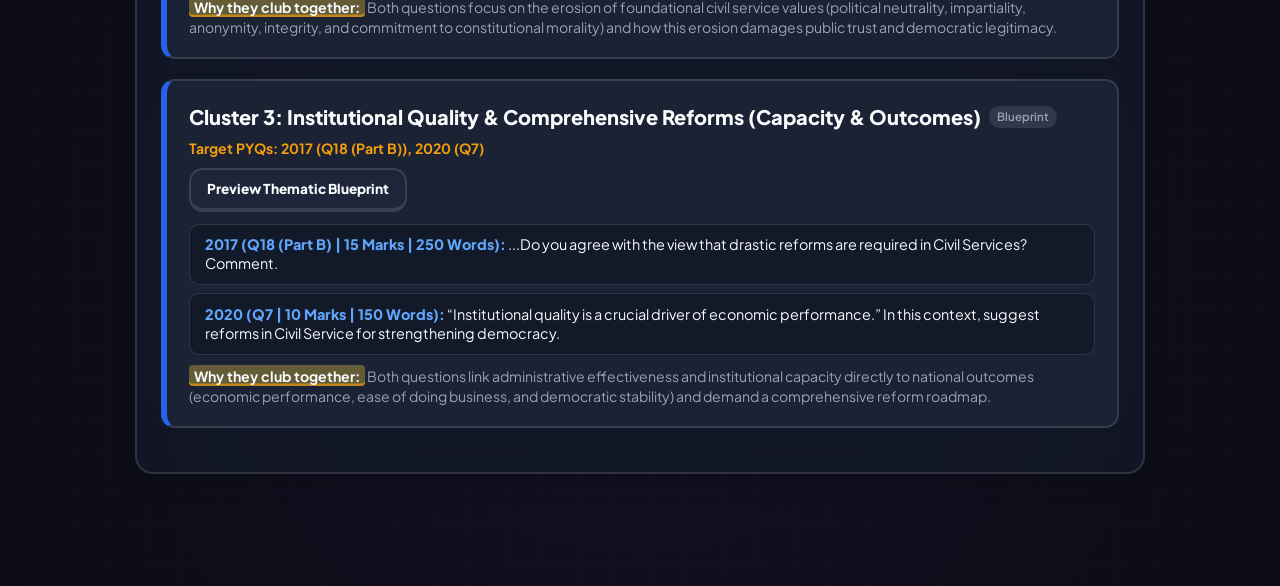
<file: governance.html>
<!DOCTYPE html>
<html lang="en">
<head>
  <meta charset="utf-8">
  <meta name="viewport" content="width=device-width, initial-scale=1, viewport-fit=cover">
  <title>Governance (GS Paper 2) | Cortex Anki 2.0</title>
  <link rel="manifest" href="manifest.json">
  <link rel="icon" type="image/png" sizes="192x192" href="icons/icon-192.png">
  <link rel="icon" type="image/png" sizes="32x32" href="icons/favicon-32.png">
  <link rel="apple-touch-icon" href="icons/apple-touch-icon.png">
  <meta name="mobile-web-app-capable" content="yes">
  <meta name="apple-mobile-web-app-capable" content="yes">
  <meta name="apple-mobile-web-app-status-bar-style" content="black-translucent">
  <meta name="apple-mobile-web-app-title" content="Cortex Governance">
  <meta name="theme-color" content="#2563eb">
  <link rel="preconnect" href="https://fonts.googleapis.com">
  <link rel="preconnect" href="https://fonts.gstatic.com" crossorigin>
  <link href="https://fonts.googleapis.com/css2?family=Plus+Jakarta+Sans:wght@400;500;600;700;800&family=Inter:wght@400;500;600;700;800&family=Outfit:wght@500;600;700;800&display=swap" rel="stylesheet">
  <link rel="stylesheet" href="style.css">
  <style>
    :root {
      --gov-primary: #2563eb;
      --gov-primary-dark: #1d4ed8;
      --gov-accent: #f59e0b;
      --gov-accent-dark: #d97706;
      --gov-teal: #0d9488;
      --gov-purple: #7c3aed;
      --gov-rose: #e11d48;
      --gov-card-border: rgba(37, 99, 235, 0.25);
      --card-bg: rgba(18, 24, 40, 0.85);
      --card-sub: rgba(30, 41, 59, 0.7);
      --line: rgba(255, 255, 255, 0.12);
      --ink: #f8fafc;
      --mut: #94a3b8;
      --hl-bg: rgba(254, 215, 64, 0.32);
      --hl-line: rgba(245, 158, 11, 0.65);
      --ok: #10b981;
      --okbg: rgba(16, 185, 129, 0.18);
      --no: #ef4444;
      --nobg: rgba(239, 68, 68, 0.18);
      --sel: rgba(37, 99, 235, 0.18);
      --selb: #3b82f6;
    }
    
    [data-theme="light"], :root:not([data-theme="dark"]) body.light-mode {
      --card-bg: #ffffff;
      --card-sub: #f8fafc;
      --line: #e2e8f0;
      --ink: #0f172a;
      --mut: #64748b;
      --hl-bg: rgba(254, 215, 64, 0.4);
      --hl-line: rgba(245, 158, 11, 0.7);
      --okbg: #dcfce7;
      --nobg: #fee2e2;
      --sel: #eff6ff;
      --selb: #2563eb;
    }

    body {
      background-color: var(--bg-dark, #07090e);
      color: var(--ink);
      font-family: 'Plus Jakarta Sans', system-ui, -apple-system, sans-serif;
      margin: 0;
      padding: 0;
      min-height: 100vh;
      display: flex;
      flex-direction: column;
    }

    .gov-wrapper {
      max-width: 1050px;
      margin: 0 auto;
      padding: 1.25rem 1.25rem 3rem;
      width: 100%;
      box-sizing: border-box;
    }

    /* Banners & Cards */
    .gov-hero-banner {
      background: linear-gradient(135deg, rgba(37, 99, 235, 0.22) 0%, rgba(124, 58, 237, 0.2) 100%);
      border: 2px solid var(--gov-card-border);
      border-radius: 20px;
      padding: 1.5rem 1.75rem;
      margin-bottom: 1.75rem;
      position: relative;
      overflow: hidden;
      box-shadow: 0 10px 30px rgba(0,0,0,0.25);
    }

    .gov-hero-banner::after {
      content: "🏛️";
      position: absolute;
      right: 1.5rem;
      bottom: -0.8rem;
      font-size: 6rem;
      opacity: 0.12;
      pointer-events: none;
    }

    .theme-tab-row {
      display: flex;
      gap: 0.6rem;
      overflow-x: auto;
      padding-bottom: 0.6rem;
      margin-bottom: 1.5rem;
      scrollbar-width: thin;
    }

    .theme-tab-btn {
      background: var(--card-bg);
      border: 2px solid var(--line);
      border-bottom-width: 4px;
      border-radius: 12px;
      padding: 0.65rem 1.1rem;
      color: var(--mut);
      font-weight: 700;
      font-size: 0.92rem;
      cursor: pointer;
      white-space: nowrap;
      transition: all 0.2s ease;
      display: flex;
      align-items: center;
      gap: 0.5rem;
    }

    .theme-tab-btn:hover {
      border-color: var(--gov-primary);
      color: var(--ink);
    }

    .theme-tab-btn.active {
      background: linear-gradient(135deg, #2563eb, #1d4ed8);
      color: #fff;
      border-color: #1e40af;
      box-shadow: 0 4px 15px rgba(37, 99, 235, 0.35);
      border-bottom-width: 4px;
    }

    .theme-card-container {
      background: var(--card-bg);
      border: 2px solid var(--line);
      border-radius: 18px;
      padding: 1.5rem;
      margin-bottom: 2rem;
      box-shadow: 0 8px 24px rgba(0,0,0,0.15);
    }

    .cluster-card {
      background: var(--card-sub);
      border: 2px solid var(--line);
      border-left: 6px solid var(--gov-primary);
      border-radius: 14px;
      padding: 1.25rem 1.4rem;
      margin-bottom: 1.25rem;
      transition: all 0.2s ease;
    }

    .cluster-card:hover {
      transform: translateY(-2px);
      box-shadow: 0 8px 20px rgba(0,0,0,0.2);
    }

    .cluster-card.active-cluster {
      border-color: rgba(37, 99, 235, 0.6);
      border-left: 6px solid var(--gov-primary);
      background: rgba(37, 99, 235, 0.08);
    }

    /* Learning Mode Flow Elements */
    .learn-container {
      display: none;
      background: var(--card-bg);
      border: 2px solid var(--line);
      border-radius: 20px;
      padding: 1.75rem;
      margin-bottom: 2rem;
      box-shadow: 0 12px 35px rgba(0,0,0,0.25);
      position: relative;
    }

    .step-bar-wrap {
      display: flex;
      align-items: center;
      gap: 0.75rem;
      margin-bottom: 1.25rem;
    }

    .step-bar {
      flex: 1;
      height: 10px;
      background: var(--line);
      border-radius: 6px;
      overflow: hidden;
    }

    .step-bar-fill {
      height: 100%;
      background: linear-gradient(90deg, #2563eb, #10b981);
      width: 0%;
      transition: width 0.35s ease;
    }

    .step-counter-pill {
      font-size: 0.82rem;
      font-weight: 800;
      color: var(--gov-accent);
      background: rgba(245, 158, 11, 0.15);
      padding: 3px 10px;
      border-radius: 20px;
      white-space: nowrap;
    }

    /* Interactive 3D Buttons */
    .btn-3d {
      background: var(--gov-primary);
      color: #fff;
      border: 0;
      border-bottom: 5px solid var(--gov-primary-dark);
      border-radius: 14px;
      padding: 0.75rem 1.5rem;
      font: inherit;
      font-weight: 800;
      font-size: 1.05rem;
      cursor: pointer;
      display: inline-flex;
      align-items: center;
      justify-content: center;
      gap: 0.5rem;
      transition: transform 0.1s, border-bottom-width 0.1s, background-color 0.15s;
    }

    .btn-3d:active {
      transform: translateY(2px);
      border-bottom-width: 3px;
    }

    .btn-3d-amber {
      background: var(--gov-accent);
      border-bottom-color: var(--gov-accent-dark);
      color: #1e1b4b;
    }

    .btn-3d-emerald {
      background: var(--ok);
      border-bottom-color: #059669;
      color: #ffffff;
    }

    .btn-3d-secondary {
      background: var(--card-sub);
      border: 2px solid var(--line);
      border-bottom-width: 4px;
      color: var(--ink);
    }

    /* Content Cards */
    .pyq-box {
      background: rgba(37, 99, 235, 0.08);
      border: 2px dashed rgba(37, 99, 235, 0.4);
      border-radius: 14px;
      padding: 1.25rem 1.4rem;
      margin: 1rem 0 1.25rem;
    }

    .demand-box {
      background: rgba(245, 158, 11, 0.08);
      border: 2px solid rgba(245, 158, 11, 0.35);
      border-radius: 14px;
      padding: 1.25rem 1.4rem;
      margin-bottom: 1.5rem;
    }

    .triad-grid {
      display: grid;
      grid-template-columns: repeat(auto-fit, minmax(280px, 1fr));
      gap: 1rem;
      margin: 1.25rem 0;
    }

    .triad-card {
      background: var(--card-sub);
      border: 2px solid var(--line);
      border-radius: 14px;
      padding: 1.1rem;
      position: relative;
    }

    .triad-tag {
      display: inline-block;
      font-size: 0.75rem;
      font-weight: 800;
      text-transform: uppercase;
      letter-spacing: 0.05em;
      padding: 2px 8px;
      border-radius: 6px;
      margin-bottom: 0.4rem;
    }

    .tag-struct { background: rgba(37, 99, 235, 0.2); color: #60a5fa; }
    .tag-cult { background: rgba(245, 158, 11, 0.2); color: #fbbf24; }
    .tag-imp { background: rgba(239, 68, 68, 0.2); color: #f87171; }

    /* Highlights */
    b, strong {
      background: var(--hl-bg);
      padding: 1.5px 5px;
      border-radius: 4px;
      color: inherit;
      box-shadow: inset 0 -2.5px 0 0 var(--hl-line);
    }

    /* Practice Quiz Cards */
    .quiz-card {
      background: var(--card-sub);
      border: 2px solid var(--line);
      border-radius: 16px;
      padding: 1.25rem 1.4rem;
      margin-bottom: 1.25rem;
    }

    .quiz-opt {
      display: block;
      width: 100%;
      text-align: left;
      background: var(--card-bg);
      border: 2px solid var(--line);
      border-bottom-width: 4px;
      border-radius: 12px;
      padding: 0.85rem 1.1rem;
      margin-bottom: 0.65rem;
      font: inherit;
      color: inherit;
      font-weight: 600;
      cursor: pointer;
      transition: all 0.15s;
    }

    .quiz-opt:hover {
      border-color: var(--selb);
      background: var(--sel);
    }

    .quiz-opt.selected {
      background: var(--sel);
      border-color: var(--selb);
    }

    .quiz-opt.correct {
      background: var(--okbg) !important;
      border-color: var(--ok) !important;
      color: var(--ink);
    }

    .quiz-opt.incorrect {
      background: var(--nobg) !important;
      border-color: var(--no) !important;
      animation: shake 0.35s;
    }

    @keyframes shake {
      25% { transform: translateX(-6px); }
      75% { transform: translateX(6px); }
    }

    .feedback-banner {
      display: none;
      border-radius: 12px;
      padding: 1rem 1.2rem;
      margin-top: 1rem;
      font-size: 0.95rem;
      line-height: 1.4;
      animation: pop 0.25s ease-out;
    }

    .feedback-banner.correct {
      display: block;
      background: var(--okbg);
      border: 2px solid var(--ok);
      color: #10b981;
    }

    .feedback-banner.incorrect {
      display: block;
      background: var(--nobg);
      border: 2px solid var(--no);
      color: #ef4444;
    }

    /* Red Flag Question */
    .flag-segment {
      display: inline-block;
      padding: 4px 8px;
      margin: 3px 2px;
      border-radius: 8px;
      border: 2px solid transparent;
      background: rgba(255, 255, 255, 0.05);
      cursor: pointer;
      font-weight: 700;
      transition: all 0.15s;
    }

    .flag-segment:hover {
      border-color: var(--gov-accent);
      background: rgba(245, 158, 11, 0.15);
    }

    .flag-segment.flag-bad {
      border-color: var(--no);
      background: var(--nobg);
      color: var(--no);
    }

    .flag-segment.flag-ok {
      border-color: var(--ok);
      background: var(--okbg);
      color: var(--ok);
    }

    /* Sort Arena */
    .sort-arena {
      display: flex;
      flex-direction: column;
      gap: 1rem;
      margin: 1.25rem 0;
    }

    .sort-card-holder {
      background: rgba(37, 99, 235, 0.1);
      border: 2px dashed rgba(37, 99, 235, 0.35);
      border-radius: 14px;
      padding: 1.25rem;
      text-align: center;
      min-height: 80px;
      display: flex;
      align-items: center;
      justify-content: center;
      font-size: 1.1rem;
      font-weight: 700;
    }

    .sort-bins-row {
      display: grid;
      grid-template-columns: repeat(auto-fit, minmax(140px, 1fr));
      gap: 0.75rem;
    }

    .sort-bin-btn {
      background: var(--card-sub);
      border: 2px solid var(--line);
      border-bottom-width: 4px;
      border-radius: 12px;
      padding: 0.85rem 0.5rem;
      text-align: center;
      font-weight: 800;
      font-size: 0.9rem;
      cursor: pointer;
      color: var(--ink);
      transition: all 0.15s;
    }

    .sort-bin-btn:hover {
      border-color: var(--gov-primary);
      transform: translateY(-2px);
    }

    .sort-bin-btn:active {
      transform: translateY(2px);
      border-bottom-width: 2px;
    }

    /* Match Pair items */
    .match-row {
      display: grid;
      grid-template-columns: 1fr 1fr;
      gap: 0.75rem;
      margin-bottom: 0.75rem;
    }

    @keyframes pop {
      0% { opacity: 0; transform: translateY(8px) scale(0.98); }
      100% { opacity: 1; transform: translateY(0) scale(1); }
    }

    .confetti-canvas {
      position: fixed;
      top: 0;
      left: 0;
      width: 100vw;
      height: 100vh;
      pointer-events: none;
      z-index: 9999;
    }

    .celebrate-card {
      text-align: center;
      padding: 2.5rem 1.5rem;
    }

    .celebrate-icon {
      font-size: 4rem;
      margin-bottom: 1rem;
      animation: pop 0.4s cubic-bezier(0.175, 0.885, 0.32, 1.275);
    }
  </style>
</head>
<body>

  <!-- Main Navigation Bar -->
  <nav class="navbar" id="main-nav">
    <a href="index.html" class="nav-brand" id="brand-logo">
      <div class="brand-icon">🧠</div>
      <div class="brand-text">
        <h1>CORTEX ANKI <span class="brand-badge">2.0 Pro</span></h1>
      </div>
    </a>

    <ul class="nav-links">
      <li><a href="index.html" class="nav-link" id="nav-dashboard">📊 Dashboard</a></li>
      <li><a href="subjects.html" class="nav-link" id="nav-subjects">📚 Subjects</a></li>
      <li><a href="governance.html" class="nav-link active" id="nav-governance" style="color:#60a5fa; font-weight:800;">🏛️ Governance</a></li>
      <li><a href="cava.html" class="nav-link" id="nav-cava">⚡ CAVA Hub</a></li>
      <li><a href="roadmap_notes.html" class="nav-link" id="nav-roadmap" style="color:#ffe600; font-weight:700;">🗺️ Visual Roadmap</a></li>
      <li><a href="msme_duo.html" class="nav-link" id="nav-duo-msme">🏭 MSME Duolingo</a></li>
      <li><a href="public_exam_duo.html" class="nav-link" id="nav-duo-exam">🎮 Public Exams</a></li>
      <li><a href="topic_study.html" class="nav-link" id="nav-study">🎯 AI in Judiciary</a></li>
    </ul>

    <div class="nav-actions">
      <button class="btn btn-sm btn-secondary" id="theme-toggle-btn" style="font-weight:700; border-radius:999px;">
        🌓 Theme
      </button>
      <div class="streak-pill">
        <span class="streak-flame">🔥</span>
        <span class="streak-number">18</span> Days
      </div>
      <a href="mobile/index.html" class="btn btn-sm" style="background:#10b981; color:#fff; font-weight:800; border-radius:999px; text-decoration:none;">
        📱 Mobile
      </a>
    </div>
  </nav>

  <!-- Page Container -->
  <main class="page-container">
    <div class="gov-wrapper">
      
      <!-- Breadcrumbs -->
      <nav class="breadcrumbs" aria-label="Breadcrumb" style="margin-bottom:1rem;">
        <a href="index.html">Dashboard</a>
        <span class="separator">/</span>
        <a href="subjects.html">Subjects</a>
        <span class="separator">/</span>
        <span class="current">Governance (GS Paper 2)</span>
      </nav>

      <!-- Governance Hero Banner -->
      <header class="gov-hero-banner" id="gov-main-header">
        <div style="display:flex; align-items:center; gap:0.6rem; margin-bottom:0.4rem; flex-wrap:wrap;">
          <span class="subject-tag tag-gs2" style="background:#2563eb; color:#fff; font-weight:800; padding:3px 10px; border-radius:8px;">GS Paper 2 Core</span>
          <span class="badge badge-success">5 Syllabus Themes</span>
          <span class="badge badge-primary">Cluster Architecture Active</span>
        </div>
        <h2 style="font-size:2rem; margin:0.4rem 0 0.5rem; font-weight:800;">Governance & Civil Services Repository</h2>
        <p style="color:var(--mut); margin:0; font-size:1.02rem; line-height:1.45; max-width:820px;">
          Complete thematic deconstruction of the official UPSC GS-2 Governance syllabus. Dive into high-yield PYQ clusters, structural vs cultural analysis, committee recommendations, and interactive retrieval practice.
        </p>
      </header>

      <!-- 5 Syllabus Themes Tabs -->
      <div style="margin-bottom:0.6rem; display:flex; justify-content:space-between; align-items:center; flex-wrap:wrap; gap:0.5rem;">
        <h3 style="margin:0; font-size:1.15rem; font-weight:800; display:flex; align-items:center; gap:0.5rem;">
          <span>📑</span> Official UPSC Syllabus Themes (5 Themes)
        </h3>
        <span style="font-size:0.85rem; color:var(--mut);">Select a theme to explore</span>
      </div>

      <div class="theme-tab-row" id="theme-tabs-nav">
        <button class="theme-tab-btn" data-theme-id="theme-1">
          <span>1.</span> Transparency & Accountability
        </button>
        <button class="theme-tab-btn active" data-theme-id="theme-2">
          <span>2.</span> Role of Civil Services 🎯
        </button>
        <button class="theme-tab-btn" data-theme-id="theme-3">
          <span>3.</span> Development Industry (NGOs/SHGs)
        </button>
        <button class="theme-tab-btn" data-theme-id="theme-4">
          <span>4.</span> Government Policies & Interventions
        </button>
        <button class="theme-tab-btn" data-theme-id="theme-5">
          <span>5.</span> Pressure Groups & Quasi-Judicial Bodies
        </button>
      </div>

      <!-- THEME CONTENT CONTAINER -->
      <section class="theme-card-container" id="theme-details-area">
        <!-- Rendered dynamically by JavaScript -->
      </section>

      <!-- INTERACTIVE MASTER LEARNING CONTAINER -->
      <section class="learn-container" id="learn-interactive-module">
        <!-- Step Header & Progress -->
        <div class="step-bar-wrap">
          <button class="btn btn-sm btn-secondary" id="btn-quit-learning" style="padding:4px 10px; border-radius:8px; font-weight:700;">
            ✕ Back to Themes
          </button>
          <div class="step-bar">
            <div class="step-bar-fill" id="learn-progress-fill"></div>
          </div>
          <span class="step-counter-pill" id="learn-step-pill">Step 1 of 15</span>
        </div>

        <!-- Dynamic Learning Screen Area -->
        <div id="learn-screen-content"></div>
      </section>

    </div>
  </main>

  <canvas class="confetti-canvas" id="confetti-canvas"></canvas>

  <script>
    // --- GOVERNANCE DATA DEFINITION ---
    const THEMES = [
      {
        id: "theme-1",
        num: 1,
        title: "Important aspects of governance, transparency and accountability",
        fullTitle: "Important aspects of governance, transparency and accountability, e-governance—applications, models, successes, limitations, and potential; citizens charters, transparency & accountability and institutional and other measures.",
        badge: "Theme 1",
        ico: "🔍",
        desc: "Covers the bedrock pillars of modern public administration: e-governance architectures, DARPG Sevottam model, Right to Information (RTI) jurisprudence, Citizen's Charters, social audits, and institutional watchdogs (CVC, Lokpal, CAG).",
        clustersCount: 3,
        pyqsCount: 14,
        clusters: [
          {
            title: "Citizen's Charters & Sevottam Model",
            pyqs: "2018 (Q10), 2023 (Q9)",
            desc: "Service delivery commitments, 6 principles, 2nd ARC 12th report, and why charters failed without statutory teeth.",
            ready: true,
            link: "Citizen’s Charter_ Learn from Scratch (1).html"
          },
          {
            title: "E-Governance: Promise vs Last-Mile Exclusion",
            pyqs: "2016 (Q15), 2020 (Q8), 2022 (Q7)",
            desc: "Digital delivery, JAM trinity, biometric authentication hurdles, and digital divide vs citizen empowerment.",
            ready: false
          },
          {
            title: "Transparency, RTI & Institutional Watchdogs",
            pyqs: "2019 (Q12), 2020 (Q9), 2024 (Q7)",
            desc: "Article 19(1)(a) sunshine laws, Section 8 exemptions, DPDP Act interface, CVC and Lokpal efficacy.",
            ready: false
          }
        ]
      },
      {
        id: "theme-2",
        num: 2,
        title: "Role of civil services in a democracy",
        fullTitle: "Role of civil services in a democracy.",
        badge: "Theme 2 • Active Master Module",
        ico: "🏛️",
        desc: "In-depth analysis of the permanent executive: Macaulay colonial legacy, Weberian steel frame, generalist vs specialist debate, bureaucratic politicization, institutional quality, and Mission Karmayogi.",
        clustersCount: 3,
        pyqsCount: 5,
        clusters: [
          {
            id: "cluster-1",
            title: "Cluster 1: Structural Design & Colonial Legacy (Structure vs. Development)",
            pyqs: [
              { year: "2016", qnum: "Q14", marks: "12.5 Marks", words: "200 Words", text: "“Traditional bureaucratic structure and culture have hampered the process of socio-economic development in India.” Comment." },
              { year: "2026", qnum: "Q8", marks: "10 Marks", words: "150 Words", text: "Analyse the advantages and limitations of the generalist structure of the Indian Civil Services in contemporary governance." }
            ],
            whyClubbed: "Both questions test how India's Weberian and Macaulay-era bureaucratic structure—characterized by generalist dominance, rigid hierarchy, departmental silos, and status-quoist culture—struggles to deliver modern socio-economic development and technical governance (e.g. AI regulation, climate finance, trade negotiations).",
            status: "ready",
            actionText: "Learn this Chapter →"
          },
          {
            id: "cluster-2",
            title: "Cluster 2: Democratic Ethos, Values & Public Trust (Neutrality & Integrity)",
            pyqs: [
              { year: "2017", qnum: "Q18 (Part A)", marks: "15 Marks", words: "250 Words", text: "Initially Civil Services in India were designed to achieve the goals of neutrality and effectiveness, which seems to be lacking in the present context..." },
              { year: "2024", qnum: "Q8", marks: "10 Marks", words: "150 Words", text: "The Doctrine of Democratic Governance makes it necessary that the public perception of the integrity and commitment of civil servants becomes absolutely positive. Discuss." }
            ],
            whyClubbed: "Both questions focus on the erosion of foundational civil service values (political neutrality, impartiality, anonymity, integrity, and commitment to constitutional morality) and how this erosion damages public trust and democratic legitimacy.",
            status: "preview",
            actionText: "Preview Thematic Blueprint"
          },
          {
            id: "cluster-3",
            title: "Cluster 3: Institutional Quality & Comprehensive Reforms (Capacity & Outcomes)",
            pyqs: [
              { year: "2017", qnum: "Q18 (Part B)", marks: "15 Marks", words: "250 Words", text: "...Do you agree with the view that drastic reforms are required in Civil Services? Comment." },
              { year: "2020", qnum: "Q7", marks: "10 Marks", words: "150 Words", text: "“Institutional quality is a crucial driver of economic performance.” In this context, suggest reforms in Civil Service for strengthening democracy." }
            ],
            whyClubbed: "Both questions link administrative effectiveness and institutional capacity directly to national outcomes (economic performance, ease of doing business, and democratic stability) and demand a comprehensive reform roadmap.",
            status: "preview",
            actionText: "Preview Thematic Blueprint"
          }
        ]
      },
      {
        id: "theme-3",
        num: 3,
        title: "Development processes and the development industry",
        fullTitle: "Development processes and the development industry—the role of NGOs, SHGs, various groups and associations, donors, charities, institutional and other stakeholders.",
        badge: "Theme 3",
        ico: "🤝",
        desc: "Explores the non-state developmental architecture: Self Help Groups (SHG-Bank Linkage, DAY-NRLM), voluntary organizations, FCRA regulatory amendments, donor dynamics, and participatory community development.",
        clustersCount: 2,
        pyqsCount: 9,
        clusters: [
          {
            title: "SHGs & Women's Micro-Enterprise Ecosystem",
            pyqs: "2015 (Q13), 2021 (Q10), 2023 (Q8)",
            desc: "Social capital creation, Kudumbashree/Mission Shakti models, financial inclusion, and graduation to nano-enterprises.",
            ready: false
          },
          {
            title: "NGOs, FCRA Regulations & Civil Society Space",
            pyqs: "2016 (Q13), 2020 (Q10), 2022 (Q8)",
            desc: "Bridging welfare gaps vs national security oversight; FCRA 2020 amendment debate and donor compliance.",
            ready: false
          }
        ]
      },
      {
        id: "theme-4",
        num: 4,
        title: "Government policies and interventions for development",
        fullTitle: "Government policies and interventions for development in various sectors and issues arising out of their design and implementation.",
        badge: "Theme 4",
        ico: "📋",
        desc: "Examines state intervention across health, education, skill development, urban infrastructure, and agriculture—analyzing structural flaws in scheme design, federal fiscal friction, and implementation bottlenecks.",
        clustersCount: 3,
        pyqsCount: 16,
        clusters: [
          {
            title: "Policy Formulation & Design Deficits",
            pyqs: "2017 (Q7), 2019 (Q8), 2023 (Q7)",
            desc: "Top-down schematic rigidity vs localized contextual realities; outcome budgeting vs expenditure tracking.",
            ready: false
          },
          {
            title: "Implementation Bottlenecks & Centrally Sponsored Schemes",
            pyqs: "2018 (Q8), 2021 (Q7), 2024 (Q9)",
            desc: "Single Nodal Agency (SNA) reforms, delayed state matching grants, and SNA-SPARSH digital tracking.",
            ready: false
          }
        ]
      },
      {
        id: "theme-5",
        num: 5,
        title: "Pressure groups and formal/informal associations",
        fullTitle: "Pressure groups and formal/informal associations and their role in the Polity (alternatively grouped with Statutory, regulatory and various quasi-judicial bodies).",
        badge: "Theme 5",
        ico: "⚖️",
        desc: "Focuses on interest articulation in democratic polity: farmer unions, trade bodies (CII, FICCI), environmental lobbies, social movements, and regulatory commissions (CCI, TRAI, NGT).",
        clustersCount: 2,
        pyqsCount: 8,
        clusters: [
          {
            title: "Pressure Groups & Policy Negotiation",
            pyqs: "2014 (Q12), 2017 (Q10), 2022 (Q9)",
            desc: "Agrarian mobilization, corporate lobbying, environmental public hearings, and democratic policy input.",
            ready: false
          },
          {
            title: "Statutory & Quasi-Judicial Watchdogs",
            pyqs: "2016 (Q12), 2019 (Q9), 2023 (Q10)",
            desc: "Functional autonomy, appointment transparency, executive encroachment, and tribunalization issues.",
            ready: false
          }
        ]
      }
    ];

    // --- STATE MANAGEMENT ---
    let activeThemeId = "theme-2";
    let currentStep = 0;
    let userXp = 0;

    // --- DOM REFERENCES ---
    const themeTabsNav = document.getElementById("theme-tabs-nav");
    const themeDetailsArea = document.getElementById("theme-details-area");
    const learnModule = document.getElementById("learn-interactive-module");
    const learnScreenContent = document.getElementById("learn-screen-content");
    const learnProgressFill = document.getElementById("learn-progress-fill");
    const learnStepPill = document.getElementById("learn-step-pill");
    const btnQuitLearning = document.getElementById("btn-quit-learning");
    const themeToggleBtn = document.getElementById("theme-toggle-btn");

    // --- THEME TOGGLE (DARK / LIGHT) ---
    themeToggleBtn.addEventListener("click", () => {
      document.body.classList.toggle("light-mode");
      const isLight = document.body.classList.contains("light-mode");
      themeToggleBtn.textContent = isLight ? "☀️ Light" : "🌙 Dark";
    });

    // --- RENDER THEME TABS & CONTENT ---
    function renderThemeTabs() {
      themeTabsNav.querySelectorAll(".theme-tab-btn").forEach(btn => {
        btn.classList.toggle("active", btn.dataset.themeId === activeThemeId);
      });
      renderThemeContent(activeThemeId);
    }

    themeTabsNav.addEventListener("click", (e) => {
      const btn = e.target.closest(".theme-tab-btn");
      if (!btn) return;
      activeThemeId = btn.dataset.themeId;
      renderThemeTabs();
    });

    function renderThemeContent(themeId) {
      const theme = THEMES.find(t => t.id === themeId);
      if (!theme) return;

      let html = `
        <div style="display:flex; justify-content:space-between; align-items:flex-start; margin-bottom:1rem; flex-wrap:wrap; gap:0.5rem;">
          <div>
            <span style="font-size:0.8rem; font-weight:800; background:rgba(37,99,235,0.18); color:#60a5fa; padding:3px 10px; border-radius:999px;">
              ${theme.badge}
            </span>
            <h3 style="font-size:1.45rem; margin:0.4rem 0 0.3rem; font-weight:800; color:var(--ink);">
              ${theme.ico} ${theme.fullTitle}
            </h3>
            <p style="color:var(--mut); font-size:0.95rem; margin:0; line-height:1.45; max-width:850px;">
              ${theme.desc}
            </p>
          </div>
          <div style="display:flex; gap:0.6rem; align-items:center;">
            <span class="badge badge-primary">${theme.clustersCount} Thematic Clusters</span>
            <span class="badge badge-success">${theme.pyqsCount} PYQs Mapped</span>
          </div>
        </div>
      `;

      if (theme.id === "theme-2") {
        html += `
          <div style="background:rgba(37,99,235,0.06); border:1.5px solid rgba(37,99,235,0.25); border-radius:14px; padding:1rem 1.25rem; margin-bottom:1.5rem;">
            <div style="display:flex; align-items:center; gap:0.5rem; margin-bottom:0.4rem;">
              <span style="font-size:1.2rem;">🎯</span>
              <strong style="color:var(--ink); font-size:1.05rem;">The 5 PYQs of Theme 2 are clubbed into 3 Core Thematic Clusters:</strong>
            </div>
            <p style="color:var(--mut); font-size:0.9rem; margin:0; line-height:1.4;">
              Although UPSC changes phrasing each year, questions consistently revolve around three dimensions: <strong>Structure</strong>, <strong>Ethos & Neutrality</strong>, and <strong>Comprehensive Institutional Reforms</strong>.
            </p>
          </div>

          <div class="clusters-list">
        `;

        theme.clusters.forEach(cluster => {
          const isCluster1 = cluster.id === "cluster-1";
          html += `
            <div class="cluster-card ${isCluster1 ? 'active-cluster' : ''}" id="card-${cluster.id}">
              <div style="display:flex; justify-content:space-between; align-items:flex-start; margin-bottom:0.75rem; flex-wrap:wrap; gap:0.5rem;">
                <div>
                  <div style="display:flex; align-items:center; gap:0.5rem;">
                    <h4 style="font-size:1.25rem; margin:0; font-weight:800; color:var(--ink);">
                      ${cluster.title}
                    </h4>
                    ${isCluster1 ? '<span class="badge badge-success">Active & Ready</span>' : '<span class="badge" style="background:rgba(255,255,255,0.1); color:var(--mut);">Blueprint</span>'}
                  </div>
                  <div style="color:var(--gov-accent); font-weight:700; font-size:0.88rem; margin-top:0.25rem;">
                    Target PYQs: ${cluster.pyqs.map(p => p.year + ' (' + p.qnum + ')').join(', ')}
                  </div>
                </div>
                <div>
                  ${isCluster1 
                    ? `<button class="btn-3d btn-3d-amber" id="btn-start-cluster-1" style="font-size:0.95rem; padding:0.6rem 1.2rem;">
                         🚀 ${cluster.actionText}
                       </button>`
                    : `<button class="btn-3d btn-3d-secondary" onclick="alert('Cluster 2 & 3 thematic notes are integrated in the master repository. Focus on Cluster 1 now!')" style="font-size:0.85rem; padding:0.5rem 1rem;">
                         ${cluster.actionText}
                       </button>`
                  }
                </div>
              </div>

              <!-- Question excerpts -->
              <div style="display:flex; flex-direction:column; gap:0.5rem; margin-bottom:0.75rem;">
                ${cluster.pyqs.map(p => `
                  <div style="background:var(--card-bg); border:1px solid var(--line); border-radius:10px; padding:0.65rem 0.9rem; font-size:0.9rem; line-height:1.35;">
                    <span style="font-weight:800; color:#60a5fa;">${p.year} (${p.qnum} | ${p.marks} | ${p.words}):</span>
                    <span style="color:var(--ink);"> ${p.text}</span>
                  </div>
                `).join('')}
              </div>

              <div style="font-size:0.88rem; color:var(--mut); line-height:1.4;">
                <strong style="color:var(--ink);">Why they club together:</strong> ${cluster.whyClubbed}
              </div>
            </div>
          `;
        });

        html += `</div>`;
      } else {
        // Other Themes
        html += `<div class="clusters-list">`;
        theme.clusters.forEach(c => {
          html += `
            <div class="cluster-card">
              <div style="display:flex; justify-content:space-between; align-items:flex-start; margin-bottom:0.5rem;">
                <div>
                  <h4 style="font-size:1.15rem; margin:0; font-weight:800; color:var(--ink);">${c.title}</h4>
                  <div style="color:var(--gov-accent); font-size:0.85rem; font-weight:700;">PYQs: ${c.pyqs}</div>
                </div>
                ${c.link 
                  ? `<a href="${c.link}" class="btn-3d btn-3d-emerald" style="font-size:0.82rem; padding:0.4rem 0.9rem; text-decoration:none;">Open Module →</a>`
                  : `<span class="badge" style="background:rgba(255,255,255,0.08); color:var(--mut);">Scheduled</span>`
                }
              </div>
              <p style="margin:0; font-size:0.88rem; color:var(--mut); line-height:1.4;">${c.desc}</p>
            </div>
          `;
        });
        html += `</div>`;
      }

      themeDetailsArea.innerHTML = html;

      // Attach event listener to Start Cluster 1 button
      const btnCluster1 = document.getElementById("btn-start-cluster-1");
      if (btnCluster1) {
        btnCluster1.addEventListener("click", () => {
          startClusterLearning();
        });
      }
    }

    // --- MASTER INTERACTIVE LEARNING MODULE (CLUSTER 1) ---
    // Total steps:
    // 0: PYQ 1 (2016 Q14) + Demand
    // 1: PYQ 2 (2026 Q8) + Demand
    // 2: Thematic Convergence & Clubbing Rationale
    // 3: Historical / Evolution Angle Intro
    // 4: Contemporary / Generalist Angle Intro
    // 5: Dimension A: Structure, Culture & Impact
    // 6: Dimension B: Advantages & Limitations
    // 7: Checkpoint Quiz Round 1 (Macaulay, Trevelyan, Structure-Culture-Impact & Keyterms)
    // 8: Value Addition 1: Fulton Committee (1968) + Micro-Quiz
    // 9: Value Addition 2: 1st ARC (1966) + Micro-Quiz
    // 10: Value Addition 3: Surinder Nath Committee (2003) + Micro-Quiz
    // 11: Value Addition 4: 2nd ARC 10th & 13th Reports + Micro-Quiz
    // 12: Real-World Examples: Technocrat Titans + Match Quiz
    // 13: Real-World Example: Aspirational Districts Programme (Synergy) + Micro-Quiz
    // 14: Real-World Nuance: Lateral Entry Dilemma (2024 UPSC Withdrawal) + Micro-Quiz
    // 15: Way Forward, Ready-to-Use Conclusion & Final Mastery Synthesis
    // 16: Mastery Milestone Celebration Screen

    const TOTAL_STEPS = 16;

    function startClusterLearning() {
      currentStep = 0;
      themeDetailsArea.style.display = "none";
      document.getElementById("gov-main-header").style.display = "none";
      learnModule.style.display = "block";
      window.scrollTo({ top: 0, behavior: 'smooth' });
      renderStep();
    }

    btnQuitLearning.addEventListener("click", () => {
      if (confirm("Are you sure you want to exit Cluster 1 learning mode?")) {
        learnModule.style.display = "none";
        themeDetailsArea.style.display = "block";
        document.getElementById("gov-main-header").style.display = "block";
        window.scrollTo({ top: 0, behavior: 'smooth' });
      }
    });

    function updateProgress(stepNum) {
      const pct = Math.round((stepNum / TOTAL_STEPS) * 100);
      learnProgressFill.style.width = pct + "%";
      learnStepPill.textContent = `Step ${stepNum + 1} of ${TOTAL_STEPS + 1}`;
    }

    function renderStep() {
      updateProgress(currentStep);

      switch (currentStep) {
        case 0:
          renderStep0_PYQ1();
          break;
        case 1:
          renderStep1_PYQ2();
          break;
        case 2:
          renderStep2_Clubbing();
          break;
        case 3:
          renderStep3_HistIntro();
          break;
        case 4:
          renderStep4_ContempIntro();
          break;
        case 5:
          renderStep5_DimensionA();
          break;
        case 6:
          renderStep6_DimensionB();
          break;
        case 7:
          renderStep7_CheckpointQuiz();
          break;
        case 8:
          renderStep8_Fulton();
          break;
        case 9:
          renderStep9_ARC1();
          break;
        case 10:
          renderStep10_SurinderNath();
          break;
        case 11:
          renderStep11_ARC2();
          break;
        case 12:
          renderStep12_Titans();
          break;
        case 13:
          renderStep13_ADP();
          break;
        case 14:
          renderStep14_LateralEntry();
          break;
        case 15:
          renderStep15_WayForward();
          break;
        case 16:
          renderStep16_Celebration();
          break;
      }
    }

    // --- STEP 0: PYQ 1 (2016 Q14) ---
    function renderStep0_PYQ1() {
      learnScreenContent.innerHTML = `
        <div style="animation:pop 0.3s ease-out;">
          <div style="display:flex; justify-content:space-between; align-items:center; margin-bottom:0.75rem;">
            <span style="font-weight:800; color:var(--gov-accent); font-size:0.85rem; letter-spacing:0.05em; text-transform:uppercase;">
              Target PYQ 1 of 2
            </span>
            <span class="badge" style="background:#2563eb; color:#fff;">2016 (Q14)</span>
          </div>

          <h2 style="font-size:1.55rem; font-weight:800; margin:0 0 1rem; color:var(--ink);">
            Demystifying the Target Questions
          </h2>

          <div class="pyq-box">
            <div style="font-size:0.85rem; font-weight:800; color:#60a5fa; margin-bottom:0.4rem;">
              UPSC MAINS 2016 | GS PAPER 2 (Q14 | 12.5 MARKS | 200 WORDS)
            </div>
            <div style="font-size:1.35rem; font-weight:800; line-height:1.35; color:var(--ink);">
              “Traditional bureaucratic structure and culture have hampered the process of socio-economic development in India.” Comment.
            </div>
          </div>

          <div class="demand-box">
            <div style="display:flex; align-items:center; gap:0.5rem; margin-bottom:0.6rem;">
              <span style="font-size:1.2rem;">🎯</span>
              <strong style="color:var(--gov-accent); font-size:1.05rem;">Core Demand of the Question:</strong>
            </div>
            <ul style="margin:0; padding-left:1.3rem; color:var(--ink); line-height:1.5; font-size:0.96rem;">
              <li><strong>Deconstruct Two Distinct Components:</strong> You must explicitly separate <b>Structural Bottlenecks</b> (rigid Weberian pyramid, 6-8 file noting tiers, ministerial silos, centralized command) from <b>Cultural Bottlenecks</b> (rule-orientation over outcome-orientation, "Mai-Baap" paternalism, status-quoism, and fear of 3Cs—CBI, CVC, CAG).</li>
              <li><strong>Link Directly to Socio-Economic Development:</strong> Explain how these bottlenecks derail capital expenditure, inflate project timelines, starve Panchayats of the 3Fs, and deny last-mile rights to marginalized citizens.</li>
              <li><strong>Directive ("Comment"):</strong> While validating the critique, provide a balanced counter-perspective (bureaucracy as the national stabilizer during crises) and lay out structural remedies (Mission Karmayogi, de-layering).</li>
            </ul>
          </div>

          <div style="text-align:right;">
            <button class="btn-3d" id="btn-next-step">
              Continue to PYQ 2 →
            </button>
          </div>
        </div>
      `;

      document.getElementById("btn-next-step").onclick = () => {
        currentStep++;
        renderStep();
      };
    }

    // --- STEP 1: PYQ 2 (2026 Q8) ---
    function renderStep1_PYQ2() {
      learnScreenContent.innerHTML = `
        <div style="animation:pop 0.3s ease-out;">
          <div style="display:flex; justify-content:space-between; align-items:center; margin-bottom:0.75rem;">
            <span style="font-weight:800; color:var(--gov-accent); font-size:0.85rem; letter-spacing:0.05em; text-transform:uppercase;">
              Target PYQ 2 of 2
            </span>
            <span class="badge" style="background:#2563eb; color:#fff;">2026 (Q8)</span>
          </div>

          <h2 style="font-size:1.55rem; font-weight:800; margin:0 0 1rem; color:var(--ink);">
            Demystifying the Target Questions
          </h2>

          <div class="pyq-box">
            <div style="font-size:0.85rem; font-weight:800; color:#60a5fa; margin-bottom:0.4rem;">
              UPSC MAINS 2026 | GS PAPER 2 (Q8 | 10 MARKS | 150 WORDS)
            </div>
            <div style="font-size:1.35rem; font-weight:800; line-height:1.35; color:var(--ink);">
              “Analyse the advantages and limitations of the generalist structure of the Indian Civil Services in contemporary governance.”
            </div>
          </div>

          <div class="demand-box">
            <div style="display:flex; align-items:center; gap:0.5rem; margin-bottom:0.6rem;">
              <span style="font-size:1.2rem;">🎯</span>
              <strong style="color:var(--gov-accent); font-size:1.05rem;">Core Demand of the Question:</strong>
            </div>
            <ul style="margin:0; padding-left:1.3rem; color:var(--ink); line-height:1.5; font-size:0.96rem;">
              <li><strong>The Macaulay / Northcote-Trevelyan Legacy:</strong> Critically assess the 19th-century premise that a liberal-arts "all-rounder" can steer any government ministry.</li>
              <li><strong>Advantages (Why it Still Matters):</strong> Highlight grassroots district immersion (SDM/DM), holistic inter-departmental integration without specialist "tunnel vision", crisis & disaster command agility, and All-India federal glue.</li>
              <li><strong>Limitations in 21st-Century Governance:</strong> Expose severe domain asymmetry in complex domains (AI regulation, semiconductor supply chains, WTO dispute settlement, carbon markets), frequent 18-month rotations causing institutional amnesia, and demotivation of technical services.</li>
              <li><strong>Balanced Way Forward:</strong> Propose the "Generalist-Plus" model (mid-career domain specialization after 10-12 years) and institutionalized lateral entry.</li>
            </ul>
          </div>

          <div style="text-align:right;">
            <button class="btn-3d" id="btn-next-step">
              Continue to Thematic Clubbing →
            </button>
          </div>
        </div>
      `;

      document.getElementById("btn-next-step").onclick = () => {
        currentStep++;
        renderStep();
      };
    }

    // --- STEP 2: CLUBBING RATIONALE ---
    function renderStep2_Clubbing() {
      learnScreenContent.innerHTML = `
        <div style="animation:pop 0.3s ease-out;">
          <span style="font-weight:800; color:var(--gov-teal); font-size:0.85rem; letter-spacing:0.05em; text-transform:uppercase;">
            Thematic Synthesis
          </span>
          <h2 style="font-size:1.6rem; font-weight:800; margin:0.3rem 0 1rem; color:var(--ink);">
            Why These 2 PYQs Club Together into Cluster 1
          </h2>

          <div style="background:var(--card-sub); border:2px solid var(--line); border-radius:16px; padding:1.4rem; margin-bottom:1.5rem; line-height:1.55;">
            <p style="margin:0 0 1rem; font-size:1.05rem;">
              Although UPSC framed the prompt differently in 2016 and 2026, both questions test the exact same foundational tension:
            </p>
            <div style="display:flex; align-items:center; gap:0.75rem; background:rgba(37,99,235,0.12); padding:1rem; border-radius:12px; margin-bottom:1rem;">
              <span style="font-size:2rem;">⚖️</span>
              <div style="font-size:1.02rem; font-weight:700;">
                A 19th-Century Colonial Regulatory Apparatus (Steel Frame) <br>
                <span style="color:#60a5fa;">VERSUS</span> <br>
                A 21st-Century Dynamic Knowledge Economy & Developmental Welfare State.
              </div>
            </div>
            <p style="margin:0; font-size:0.95rem; color:var(--mut);">
              By mastering this single cluster, you prepare ready-to-deploy blueprints for introductions, structural-cultural matrices, committee citations (Fulton, 1st ARC, Surinder Nath, 2nd ARC), and the Mission Karmayogi Bamboo Frame conclusion.
            </p>
          </div>

          <div style="text-align:right;">
            <button class="btn-3d btn-3d-amber" id="btn-next-step">
              Start Learning: Introductions →
            </button>
          </div>
        </div>
      `;

      document.getElementById("btn-next-step").onclick = () => {
        currentStep++;
        renderStep();
      };
    }

    // --- STEP 3: HISTORICAL / EVOLUTION INTRO ---
    function renderStep3_HistIntro() {
      learnScreenContent.innerHTML = `
        <div style="animation:pop 0.3s ease-out;">
          <div style="display:flex; justify-content:space-between; align-items:center; margin-bottom:0.75rem;">
            <span style="font-weight:800; color:var(--gov-accent); font-size:0.85rem; letter-spacing:0.05em; text-transform:uppercase;">
              Introduction Part 1 of 2
            </span>
            <span class="badge" style="background:#2563eb; color:#fff;">Best for 2016 Q14</span>
          </div>

          <h2 style="font-size:1.55rem; font-weight:800; margin:0 0 1rem; color:var(--ink);">
            1. Historical / Evolution Angle Introduction
          </h2>

          <div style="background:var(--card-sub); border:2px solid rgba(37,99,235,0.4); border-left:6px solid #2563eb; border-radius:14px; padding:1.35rem 1.5rem; margin-bottom:1.5rem;">
            <div style="font-size:0.82rem; font-weight:800; color:#60a5fa; text-transform:uppercase; margin-bottom:0.4rem;">
              Ready-to-Use High-Scoring Intro:
            </div>
            <blockquote style="margin:0; font-size:1.12rem; font-weight:600; line-height:1.5; color:var(--ink); font-style:normal;">
              “Rooted in the <b>Macaulay Committee (1854)</b> and Weberian legal-rational model, Indian bureaucracy was originally designed as a regulatory <b>'Steel Frame'</b> for law-and-order maintenance and revenue extraction, rather than as a dynamic instrument of post-independence socio-economic transformation.”
            </blockquote>
          </div>

          <div style="display:grid; grid-template-columns:repeat(auto-fit, minmax(220px, 1fr)); gap:1rem; margin-bottom:1.5rem;">
            <div style="background:var(--card-bg); border:1px solid var(--line); border-radius:12px; padding:1rem;">
              <strong style="color:var(--gov-accent);">🏛️ Macaulay Committee 1854:</strong>
              <p style="font-size:0.88rem; color:var(--mut); margin:0.4rem 0 0;">Established competitive merit exam for an elite regulatory administrative cadre.</p>
            </div>
            <div style="background:var(--card-bg); border:1px solid var(--line); border-radius:12px; padding:1rem;">
              <strong style="color:#60a5fa;">⚙️ Weberian Legal-Rationalism:</strong>
              <p style="font-size:0.88rem; color:var(--mut); margin:0.4rem 0 0;">Strict hierarchy, impersonal file procedures, rule adherence prioritizing process over speed.</p>
            </div>
            <div style="background:var(--card-bg); border:1px solid var(--line); border-radius:12px; padding:1rem;">
              <strong style="color:#f87171;">💰 Extractive DNA:</strong>
              <p style="font-size:0.88rem; color:var(--mut); margin:0.4rem 0 0;">Created to siphon colonial tax revenue, later awkwardly repurposed to deliver socialist welfare.</p>
            </div>
          </div>

          <div style="text-align:right;">
            <button class="btn-3d" id="btn-next-step">
              Continue to Contemporary Intro →
            </button>
          </div>
        </div>
      `;

      document.getElementById("btn-next-step").onclick = () => {
        currentStep++;
        renderStep();
      };
    }

    // --- STEP 4: CONTEMPORARY / GENERALIST INTRO ---
    function renderStep4_ContempIntro() {
      learnScreenContent.innerHTML = `
        <div style="animation:pop 0.3s ease-out;">
          <div style="display:flex; justify-content:space-between; align-items:center; margin-bottom:0.75rem;">
            <span style="font-weight:800; color:var(--gov-accent); font-size:0.85rem; letter-spacing:0.05em; text-transform:uppercase;">
              Introduction Part 2 of 2
            </span>
            <span class="badge" style="background:#2563eb; color:#fff;">Best for 2026 Q8</span>
          </div>

          <h2 style="font-size:1.55rem; font-weight:800; margin:0 0 1rem; color:var(--ink);">
            2. Contemporary / Generalist Angle Introduction
          </h2>

          <div style="background:var(--card-sub); border:2px solid rgba(245,158,11,0.4); border-left:6px solid var(--gov-accent); border-radius:14px; padding:1.35rem 1.5rem; margin-bottom:1.5rem;">
            <div style="font-size:0.82rem; font-weight:800; color:var(--gov-accent); text-transform:uppercase; margin-bottom:0.4rem;">
              Ready-to-Use High-Scoring Intro:
            </div>
            <blockquote style="margin:0; font-size:1.12rem; font-weight:600; line-height:1.5; color:var(--ink); font-style:normal;">
              “As India transitions from a basic welfare regulator to a complex knowledge economy managing <b>AI regulation</b>, <b>semiconductor supply chains</b>, and <b>climate finance</b>, the 19th-century <b>Northcote-Trevelyan model of the 'all-rounder generalist'</b> faces a severe structural stress test.”
            </blockquote>
          </div>

          <div style="display:grid; grid-template-columns:repeat(auto-fit, minmax(220px, 1fr)); gap:1rem; margin-bottom:1.5rem;">
            <div style="background:var(--card-bg); border:1px solid var(--line); border-radius:12px; padding:1rem;">
              <strong style="color:var(--gov-accent);">📜 Northcote-Trevelyan (1854):</strong>
              <p style="font-size:0.88rem; color:var(--mut); margin:0.4rem 0 0;">Premise that gentlemen with general liberal arts training can intuitively supervise any ministry.</p>
            </div>
            <div style="background:var(--card-bg); border:1px solid var(--line); border-radius:12px; padding:1rem;">
              <strong style="color:#60a5fa;">🔬 Modern Knowledge Economy:</strong>
              <p style="font-size:0.88rem; color:var(--mut); margin:0.4rem 0 0;">WTO disputes, carbon border taxes (CBAM), and algorithmic governance demand deep technical domain mastery.</p>
            </div>
            <div style="background:var(--card-bg); border:1px solid var(--line); border-radius:12px; padding:1rem;">
              <strong style="color:#10b981;">⚡ Structural Stress Test:</strong>
              <p style="font-size:0.88rem; color:var(--mut); margin:0.4rem 0 0;">Generalist rotation every 18 months leaves secretaries dependent on private consulting firms (Big Four).</p>
            </div>
          </div>

          <div style="text-align:right;">
            <button class="btn-3d btn-3d-amber" id="btn-next-step">
              Proceed to Dimension A: Structure, Culture & Impact →
            </button>
          </div>
        </div>
      `;

      document.getElementById("btn-next-step").onclick = () => {
        currentStep++;
        renderStep();
      };
    }

    // --- STEP 5: DIMENSION A (STRUCTURE, CULTURE & IMPACT) ---
    function renderStep5_DimensionA() {
      learnScreenContent.innerHTML = `
        <div style="animation:pop 0.3s ease-out;">
          <span style="font-weight:800; color:var(--gov-accent); font-size:0.85rem; letter-spacing:0.05em; text-transform:uppercase;">
            Core Dimension A (2016 Q14 Core)
          </span>
          <h2 style="font-size:1.6rem; font-weight:800; margin:0.3rem 0 0.5rem; color:var(--ink);">
            Why Traditional Structure & Culture Hamper Development
          </h2>
          <p style="color:var(--mut); font-size:0.95rem; margin-bottom:1.5rem;">
            Notice how every <b>Structural Bottleneck</b> pairs with a toxic <b>Cultural Bottleneck</b> to create a catastrophic <b>Developmental Impact</b>:
          </p>

          <div class="triad-grid">
            <!-- Triad 1 -->
            <div class="triad-card" style="border-top:4px solid #2563eb;">
              <div style="font-size:0.8rem; font-weight:800; color:#60a5fa; margin-bottom:0.4rem;">BOTTLENECK 1: HIERARCHY & RED TAPE</div>
              <div style="margin-bottom:0.5rem;">
                <span class="triad-tag tag-struct">Structural</span>
                <strong style="display:block; margin-top:2px;">Rigid Weberian Hierarchy:</strong>
                <span style="font-size:0.88rem; color:var(--mut);">Steep pyramid with 6 to 8 layers of file noting (Section Officer to Secretary).</span>
              </div>
              <div style="margin-bottom:0.5rem;">
                <span class="triad-tag tag-cult">Cultural</span>
                <strong style="display:block; margin-top:2px;">Rule over Outcome:</strong>
                <span style="font-size:0.88rem; color:var(--mut);">Obsession with procedural compliance (<b>Red-Tapism</b>) rather than timely citizen delivery.</span>
              </div>
              <div>
                <span class="triad-tag tag-imp">Impact on Development</span>
                <strong style="display:block; margin-top:2px; color:#f87171;">Delayed Infrastructure & Welfare:</strong>
                <span style="font-size:0.88rem; color:var(--mut);">Severe cost/time overruns; public capital expenditure lapses at year-end.</span>
              </div>
            </div>

            <!-- Triad 2 -->
            <div class="triad-card" style="border-top:4px solid var(--gov-purple);">
              <div style="font-size:0.8rem; font-weight:800; color:#a78bfa; margin-bottom:0.4rem;">BOTTLENECK 2: SILOS & TURF</div>
              <div style="margin-bottom:0.5rem;">
                <span class="triad-tag tag-struct">Structural</span>
                <strong style="display:block; margin-top:2px;">Departmental Silos:</strong>
                <span style="font-size:0.88rem; color:var(--mut);">Artificial splitting of interconnected developmental sectors into siloed ministries.</span>
              </div>
              <div style="margin-bottom:0.5rem;">
                <span class="triad-tag tag-cult">Cultural</span>
                <strong style="display:block; margin-top:2px;">Turf Consciousness:</strong>
                <span style="font-size:0.88rem; color:var(--mut);">Jealously guarding administrative jurisdiction; refusal to share data or coordinate.</span>
              </div>
              <div>
                <span class="triad-tag tag-imp">Impact on Development</span>
                <strong style="display:block; margin-top:2px; color:#f87171;">Policy Incoherence:</strong>
                <span style="font-size:0.88rem; color:var(--mut);">E.g., Water governance fragmented across Jal Shakti, Agriculture, Environment, and Rural Development.</span>
              </div>
            </div>

            <!-- Triad 3 -->
            <div class="triad-card" style="border-top:4px solid var(--gov-accent);">
              <div style="font-size:0.8rem; font-weight:800; color:var(--gov-accent); margin-bottom:0.4rem;">BOTTLENECK 3: CENTRALIZATION & PATERNALISM</div>
              <div style="margin-bottom:0.5rem;">
                <span class="triad-tag tag-struct">Structural</span>
                <strong style="display:block; margin-top:2px;">Centralized Command:</strong>
                <span style="font-size:0.88rem; color:var(--mut);">Financial and administrative sanctioning power concentrated in the Secretariat.</span>
              </div>
              <div style="margin-bottom:0.5rem;">
                <span class="triad-tag tag-cult">Cultural</span>
                <strong style="display:block; margin-top:2px;">'Mai-Baap' Paternalism:</strong>
                <span style="font-size:0.88rem; color:var(--mut);">Viewing citizens as passive charity beneficiaries rather than sovereign rights-holders.</span>
              </div>
              <div>
                <span class="triad-tag tag-imp">Impact on Development</span>
                <strong style="display:block; margin-top:2px; color:#f87171;">Starving Local Bodies:</strong>
                <span style="font-size:0.88rem; color:var(--mut);">Subverts 73rd/74th Amendments by withholding 3Fs (Funds, Functions, Functionaries) from Panchayats.</span>
              </div>
            </div>

            <!-- Triad 4 -->
            <div class="triad-card" style="border-top:4px solid var(--gov-rose);">
              <div style="font-size:0.8rem; font-weight:800; color:#fb7185; margin-bottom:0.4rem;">BOTTLENECK 4: RISK AVERSION & PARALYSIS</div>
              <div style="margin-bottom:0.5rem;">
                <span class="triad-tag tag-struct">Structural</span>
                <strong style="display:block; margin-top:2px;">Lack of Inaction Accountability:</strong>
                <span style="font-size:0.88rem; color:var(--mut);">Routine APAR penalizes errors of commission, but ignores colossal errors of omission.</span>
              </div>
              <div style="margin-bottom:0.5rem;">
                <span class="triad-tag tag-cult">Cultural</span>
                <strong style="display:block; margin-top:2px;">Status-Quoism & 3Cs Fear:</strong>
                <span style="font-size:0.88rem; color:var(--mut);">Entrenched fear of <b>CBI, CVC, CAG</b> leading to defensive decision-making.</span>
              </div>
              <div>
                <span class="triad-tag tag-imp">Impact on Development</span>
                <strong style="display:block; margin-top:2px; color:#f87171;">Stifled Public Innovation:</strong>
                <span style="font-size:0.88rem; color:var(--mut);">Bureaucratic paralysis; officers avoid bold PPP projects, quick procurement, or developmental risks.</span>
              </div>
            </div>
          </div>

          <div style="text-align:right;">
            <button class="btn-3d btn-3d-amber" id="btn-next-step">
              Proceed to Dimension B: Generalist Advantages & Limitations →
            </button>
          </div>
        </div>
      `;

      document.getElementById("btn-next-step").onclick = () => {
        currentStep++;
        renderStep();
      };
    }

    // --- STEP 6: DIMENSION B (ADVANTAGES & LIMITATIONS) ---
    function renderStep6_DimensionB() {
      learnScreenContent.innerHTML = `
        <div style="animation:pop 0.3s ease-out;">
          <span style="font-weight:800; color:var(--gov-accent); font-size:0.85rem; letter-spacing:0.05em; text-transform:uppercase;">
            Core Dimension B (2026 Q8 Core)
          </span>
          <h2 style="font-size:1.6rem; font-weight:800; margin:0.3rem 0 0.5rem; color:var(--ink);">
            The Generalist Structure: Advantages vs. Limitations
          </h2>
          <p style="color:var(--mut); font-size:0.95rem; margin-bottom:1.5rem;">
            A balanced evaluation of the Northcote-Trevelyan all-rounder paradigm in contemporary Indian governance:
          </p>

          <div style="display:grid; grid-template-columns:repeat(auto-fit, minmax(320px, 1fr)); gap:1.25rem; margin-bottom:1.5rem;">
            
            <!-- ADVANTAGES -->
            <div style="background:rgba(16,185,129,0.06); border:2px solid rgba(16,185,129,0.3); border-radius:16px; padding:1.25rem;">
              <div style="display:flex; align-items:center; gap:0.5rem; margin-bottom:0.75rem;">
                <span style="font-size:1.3rem;">🛡️</span>
                <h3 style="font-size:1.2rem; margin:0; font-weight:800; color:#34d399;">
                  5 Enduring Advantages (Why it Still Matters)
                </h3>
              </div>
              <ol style="margin:0; padding-left:1.2rem; color:var(--ink); font-size:0.92rem; line-height:1.5;">
                <li style="margin-bottom:0.6rem;">
                  <strong>Grassroots Field Exposure:</strong> Early postings as SDM and District Collector expose officers to rural distress, caste fractures, and delivery realities—bringing ground truth to Secretariat policy.
                </li>
                <li style="margin-bottom:0.6rem;">
                  <strong>Holistic Inter-Departmental Coordination:</strong> Acts as a neutral integrator across line departments (Health, PWD, Police, Agriculture), curing narrow specialist <b>“tunnel vision”</b>.
                </li>
                <li style="margin-bottom:0.6rem;">
                  <strong>Crisis & Disaster Agility:</strong> Command agility in multi-agency emergencies (COVID-19 lockdowns, Cyclone Dana evacuations, law-and-order flare-ups).
                </li>
                <li style="margin-bottom:0.6rem;">
                  <strong>Federal Glue & National Unity:</strong> All-India Services (IAS/IPS) maintain uniform administrative vocabulary and national outlook (<b>Sardar Patel's "Steel Frame"</b>).
                </li>
                <li>
                  <strong>Buffer for Political Executive:</strong> Translates technical jargon into politically viable, constitutionally sound policy choices for Ministers.
                </li>
              </ol>
            </div>

            <!-- LIMITATIONS -->
            <div style="background:rgba(239,68,68,0.06); border:2px solid rgba(239,68,68,0.3); border-radius:16px; padding:1.25rem;">
              <div style="display:flex; align-items:center; gap:0.5rem; margin-bottom:0.75rem;">
                <span style="font-size:1.3rem;">⚠️</span>
                <h3 style="font-size:1.2rem; margin:0; font-weight:800; color:#f87171;">
                  4 Critical Limitations in Contemporary Era
                </h3>
              </div>
              <ol style="margin:0; padding-left:1.2rem; color:var(--ink); font-size:0.92rem; line-height:1.5;">
                <li style="margin-bottom:0.6rem;">
                  <strong>Domain Asymmetry in Tech Frontiers:</strong> Modern policymaking in FinTech, WTO disputes, carbon markets, and AI requires deep domain mastery that rapid rotations cannot provide.
                </li>
                <li style="margin-bottom:0.6rem;">
                  <strong>Erosion of Institutional Memory:</strong> Frequent musical-chair transfers (every 18 months) leave officers dependent on lower clerks or private consultants (Big Four).
                </li>
                <li style="margin-bottom:0.6rem;">
                  <strong>Demotivation of Domain Specialists:</strong> Monopoly of top posts (Joint Secretary and above) by generalists breeds resentment among technical services (IRS, IA&AS, engineers, scientists).
                </li>
                <li>
                  <strong>Flawed Regulatory Drafting:</strong> Inadequate technical grasp leads to poorly designed laws, contentious retrospective taxes, and flawed technical tenders.
                </li>
              </ol>
            </div>

          </div>

          <div style="text-align:right;">
            <button class="btn-3d btn-3d-amber" id="btn-next-step">
              Start Checkpoint Practice Quizzes →
            </button>
          </div>
        </div>
      `;

      document.getElementById("btn-next-step").onclick = () => {
        currentStep++;
        renderStep();
      };
    }

    // --- STEP 7: CHECKPOINT QUIZ ROUND 1 ---
    function renderStep7_CheckpointQuiz() {
      learnScreenContent.innerHTML = `
        <div style="animation:pop 0.3s ease-out;">
          <div style="display:flex; justify-content:space-between; align-items:center; margin-bottom:0.5rem;">
            <span style="font-weight:800; color:var(--gov-accent); font-size:0.85rem; letter-spacing:0.05em; text-transform:uppercase;">
              Interactive Retrieval Checkpoint
            </span>
            <span class="badge badge-success">+50 XP Drill</span>
          </div>
          <h2 style="font-size:1.55rem; font-weight:800; margin:0 0 0.5rem; color:var(--ink);">
            Test Your Mastery: Macaulay, Dimensions & Keyterms
          </h2>
          <p style="color:var(--mut); font-size:0.92rem; margin-bottom:1.25rem;">
            Answer the interactive prompts below to lock these concepts into long-term memory:
          </p>

          <!-- QUIZ 1: MACAULAY COMMITTEE -->
          <div class="quiz-card" id="q1-box">
            <div style="font-size:0.82rem; font-weight:800; color:#60a5fa; margin-bottom:0.3rem;">QUESTION 1 OF 5 (CORE PURPOSE)</div>
            <div style="font-size:1.05rem; font-weight:700; color:var(--ink); margin-bottom:0.75rem;">
              What was the primary constitutional purpose of the Indian Civil Service as created by the Macaulay Committee (1854)?
            </div>
            <button class="quiz-opt" data-q="1" data-ans="0">Democratic participatory planning and grassroots social empowerment</button>
            <button class="quiz-opt" data-q="1" data-ans="1">A colonial 'Steel Frame' for law-and-order maintenance and revenue extraction</button>
            <button class="quiz-opt" data-q="1" data-ans="2">Managing industrial public sector undertakings and infrastructure projects</button>
            <div class="feedback-banner" id="fb-q1"></div>
          </div>

          <!-- QUIZ 2: RED FLAG (THE 3Cs) -->
          <div class="quiz-card" id="q2-box">
            <div style="font-size:0.82rem; font-weight:800; color:var(--gov-accent); margin-bottom:0.3rem;">QUESTION 2 OF 5 (TAP THE RED FLAG)</div>
            <div style="font-size:1.05rem; font-weight:700; color:var(--ink); margin-bottom:0.75rem;">
              Tap the one FALSE segment in this statement:
            </div>
            <div style="background:var(--card-bg); padding:1rem; border-radius:12px; border:1px solid var(--line); font-size:1.05rem; line-height:1.6;">
              <span class="flag-segment" data-seg="0">Status-quoism in civil services is driven by fear of the 3Cs,</span>
              <span class="flag-segment" data-seg="1">which strictly comprise the CBI, the CVC,</span>
              <span class="flag-segment" data-seg="2">and NITI Aayog.</span>
            </div>
            <div class="feedback-banner" id="fb-q2"></div>
          </div>

          <!-- QUIZ 3: SORTING STRUCTURAL VS CULTURAL -->
          <div class="quiz-card" id="q3-box">
            <div style="font-size:0.82rem; font-weight:800; color:#a78bfa; margin-bottom:0.3rem;">QUESTION 3 OF 5 (SORT THE BOTTLENECK)</div>
            <div style="font-size:1.05rem; font-weight:700; color:var(--ink); margin-bottom:0.6rem;">
              Sort this item into its correct category:
            </div>
            <div class="sort-card-holder" id="sort-term-display">
              "Viewing citizens as passive charity recipients ('Mai-Baap' attitude)"
            </div>
            <div class="sort-bins-row" style="margin-top:1rem;">
              <button class="sort-bin-btn" data-bin="struct">🏛️ Structural</button>
              <button class="sort-bin-btn" data-bin="cult">🎭 Cultural</button>
              <button class="sort-bin-btn" data-bin="imp">💥 Impact</button>
            </div>
            <div class="feedback-banner" id="fb-q3"></div>
          </div>

          <!-- QUIZ 4: GENERALIST ADVANTAGE VS LIMITATION -->
          <div class="quiz-card" id="q4-box">
            <div style="font-size:0.82rem; font-weight:800; color:#34d399; margin-bottom:0.3rem;">QUESTION 4 OF 5 (ADVANTAGE VS LIMITATION)</div>
            <div style="font-size:1.05rem; font-weight:700; color:var(--ink); margin-bottom:0.6rem;">
              Sort this trait:
            </div>
            <div class="sort-card-holder" id="sort-gen-display">
              "Prevents narrow specialist 'tunnel vision' across conflicting line departments"
            </div>
            <div class="sort-bins-row" style="margin-top:1rem;">
              <button class="sort-bin-btn" data-bin="adv">🛡️ Generalist Advantage</button>
              <button class="sort-bin-btn" data-bin="lim">⚠️ Generalist Limitation</button>
            </div>
            <div class="feedback-banner" id="fb-q4"></div>
          </div>

          <!-- QUIZ 5: KEYTERMS MATCH -->
          <div class="quiz-card" id="q5-box">
            <div style="font-size:0.82rem; font-weight:800; color:#f472b6; margin-bottom:0.3rem;">QUESTION 5 OF 5 (KEYTERMS CONCEPT)</div>
            <div style="font-size:1.05rem; font-weight:700; color:var(--ink); margin-bottom:0.75rem;">
              Which term describes civil servants taking no bold initiatives due to fear that bona fide commercial risk will trigger corruption probes?
            </div>
            <button class="quiz-opt" data-q="5" data-ans="0">Policy Paralysis (Status-Quoism)</button>
            <button class="quiz-opt" data-q="5" data-ans="1">Lateral Induction</button>
            <button class="quiz-opt" data-q="5" data-ans="2">Domain Specialization</button>
            <div class="feedback-banner" id="fb-q5"></div>
          </div>

          <div style="text-align:right; margin-top:1.5rem;">
            <button class="btn-3d btn-3d-amber" id="btn-next-step" disabled style="opacity:0.6;">
              Pass All Drills to Continue →
            </button>
          </div>
        </div>
      `;

      // Handlers for Quizzes
      let passed = { q1: false, q2: false, q3: false, q4: false, q5: false };

      function checkAllPassed() {
        if (passed.q1 && passed.q2 && passed.q3 && passed.q4 && passed.q5) {
          const btn = document.getElementById("btn-next-step");
          btn.disabled = false;
          btn.style.opacity = "1";
          btn.classList.add("btn-3d-emerald");
          btn.textContent = "All Passed! Continue to High-Scoring Value Additions →";
        }
      }

      // Q1 Handlers
      document.querySelectorAll('#q1-box .quiz-opt').forEach(opt => {
        opt.onclick = () => {
          const fb = document.getElementById('fb-q1');
          if (opt.dataset.ans === "1") {
            opt.classList.add('correct');
            fb.className = "feedback-banner correct";
            fb.innerHTML = "<strong>Correct!</strong> Macaulay (1854) designed the ICS as an extractive & regulatory Steel Frame, not a developmental welfare engine.";
            passed.q1 = true;
          } else {
            opt.classList.add('incorrect');
            fb.className = "feedback-banner incorrect";
            fb.innerHTML = "<strong>Incorrect.</strong> Post-independence welfare was superimposed onto an extractive colonial administrative frame.";
          }
          checkAllPassed();
        };
      });

      // Q2 Handlers (Red Flag)
      document.querySelectorAll('.flag-segment').forEach(seg => {
        seg.onclick = () => {
          const fb = document.getElementById('fb-q2');
          if (seg.dataset.seg === "2") {
            seg.classList.add('flag-bad');
            fb.className = "feedback-banner correct";
            fb.innerHTML = "<strong>Red Flag Spotted!</strong> The 3Cs are the <b>CBI</b>, <b>CVC</b>, and <b>CAG</b> (Comptroller & Auditor General), NOT NITI Aayog!";
            passed.q2 = true;
          } else {
            seg.classList.add('flag-ok');
            fb.className = "feedback-banner incorrect";
            fb.innerHTML = "<strong>Try again!</strong> That segment is accurate. Spot which watchdog is falsely named.";
          }
          checkAllPassed();
        };
      });

      // Q3 Handlers (Sorting)
      document.querySelectorAll('#q3-box .sort-bin-btn').forEach(btn => {
        btn.onclick = () => {
          const fb = document.getElementById('fb-q3');
          if (btn.dataset.bin === "cult") {
            btn.style.background = "var(--okbg)";
            btn.style.borderColor = "var(--ok)";
            fb.className = "feedback-banner correct";
            fb.innerHTML = "<strong>Spot on!</strong> 'Mai-Baap' paternalism is an entrenched <b>cultural bottleneck</b> where citizens are treated as charity recipients rather than sovereign rights-holders.";
            passed.q3 = true;
          } else {
            btn.style.background = "var(--nobg)";
            btn.style.borderColor = "var(--no)";
            fb.className = "feedback-banner incorrect";
            fb.innerHTML = "<strong>Not quite.</strong> Structural relates to organizational layout (hierarchies/silos); viewing citizens paternalistically is a mindset/cultural defect.";
          }
          checkAllPassed();
        };
      });

      // Q4 Handlers
      document.querySelectorAll('#q4-box .sort-bin-btn').forEach(btn => {
        btn.onclick = () => {
          const fb = document.getElementById('fb-q4');
          if (btn.dataset.bin === "adv") {
            btn.style.background = "var(--okbg)";
            btn.style.borderColor = "var(--ok)";
            fb.className = "feedback-banner correct";
            fb.innerHTML = "<strong>Exactly!</strong> Preventing narrow specialist 'tunnel vision' is a premier <b>advantage</b> of the generalist coordinator.";
            passed.q4 = true;
          } else {
            btn.style.background = "var(--nobg)";
            btn.style.borderColor = "var(--no)";
            fb.className = "feedback-banner incorrect";
            fb.innerHTML = "<strong>Incorrect.</strong> This is a core advantage that justifies retaining generalists at district and state coordination levels.";
          }
          checkAllPassed();
        };
      });

      // Q5 Handlers
      document.querySelectorAll('#q5-box .quiz-opt').forEach(opt => {
        opt.onclick = () => {
          const fb = document.getElementById('fb-q5');
          if (opt.dataset.ans === "0") {
            opt.classList.add('correct');
            fb.className = "feedback-banner correct";
            fb.innerHTML = "<strong>Correct!</strong> <b>Policy Paralysis</b> occurs when defensive civil servants delay or avoid decisions due to fear of retrospective audits.";
            passed.q5 = true;
          } else {
            opt.classList.add('incorrect');
            fb.className = "feedback-banner incorrect";
            fb.innerHTML = "<strong>Incorrect.</strong> Fear of the 3Cs driving inaction is defined as Policy Paralysis.";
          }
          checkAllPassed();
        };
      });

      document.getElementById("btn-next-step").onclick = () => {
        userXp += 50;
        currentStep++;
        renderStep();
      };
    }

    // --- STEP 8: VALUE ADDITION 1 - FULTON COMMITTEE ---
    function renderStep8_Fulton() {
      learnScreenContent.innerHTML = `
        <div style="animation:pop 0.3s ease-out;">
          <div style="display:flex; justify-content:space-between; align-items:center; margin-bottom:0.5rem;">
            <span style="font-weight:800; color:var(--gov-accent); font-size:0.85rem; letter-spacing:0.05em; text-transform:uppercase;">
              High-Scoring Value Addition 1 of 4
            </span>
            <span class="badge" style="background:#2563eb; color:#fff;">Global Precedent</span>
          </div>
          <h2 style="font-size:1.6rem; font-weight:800; margin:0 0 0.8rem; color:var(--ink);">
            The Fulton Committee (UK, 1968): “The Cult of the Amateur”
          </h2>

          <div style="background:var(--card-sub); border:2px solid rgba(37,99,235,0.3); border-radius:16px; padding:1.4rem; margin-bottom:1.5rem; line-height:1.55;">
            <p style="margin:0 0 1rem; font-size:1.05rem;">
              The British Civil Service, which originally birthed the Northcote-Trevelyan generalist all-rounder model, conducted a ruthless soul-searching inquiry via the <b>Fulton Committee in 1968</b>.
            </p>
            <div style="background:rgba(37,99,235,0.1); border-left:5px solid #2563eb; padding:1rem 1.25rem; border-radius:10px; margin-bottom:1rem;">
              <strong style="color:#60a5fa; font-size:1.05rem;">The Landmark Finding:</strong>
              <p style="margin:0.4rem 0 0; color:var(--ink); font-size:1.02rem;">
                The Fulton Report famously criticized the civil service for being gripped by the <b>“Cult of the Amateur”</b>—the deeply flawed assumption that men trained in classics or liberal arts could manage scientific, industrial, economic, and technical state policies without domain expertise.
              </p>
            </div>
            <p style="margin:0; font-size:0.92rem; color:var(--mut);">
              <strong>Mains Application (2026 Q8):</strong> Cite Fulton to argue that the crisis of generalist obsolescence is not unique to India, but a structural inevitability of the 19th-century colonial personnel design.
            </p>
          </div>

          <!-- Micro Quiz -->
          <div class="quiz-card" id="va1-box">
            <div style="font-size:0.82rem; font-weight:800; color:var(--gov-accent); margin-bottom:0.3rem;">INSTANT RETRIEVAL QUIZ</div>
            <div style="font-size:1.02rem; font-weight:700; color:var(--ink); margin-bottom:0.6rem;">
              Which committee coined the immortal critique "Cult of the Amateur" against generalist dominance?
            </div>
            <button class="quiz-opt" data-ans="0">Fulton Committee (UK, 1968)</button>
            <button class="quiz-opt" data-ans="1">Macaulay Committee (1854)</button>
            <button class="quiz-opt" data-ans="2">Sarkaria Commission (1988)</button>
            <div class="feedback-banner" id="fb-va1"></div>
          </div>

          <div style="text-align:right;">
            <button class="btn-3d" id="btn-next-step" disabled style="opacity:0.6;">
              Answer Quiz to Continue →
            </button>
          </div>
        </div>
      `;

      document.querySelectorAll('#va1-box .quiz-opt').forEach(opt => {
        opt.onclick = () => {
          const fb = document.getElementById('fb-va1');
          if (opt.dataset.ans === "0") {
            opt.classList.add('correct');
            fb.className = "feedback-banner correct";
            fb.innerHTML = "<strong>Bingo!</strong> The Fulton Committee (UK, 1968) denounced the generalist administrative monopoly as the 'cult of the amateur'.";
            const btn = document.getElementById("btn-next-step");
            btn.disabled = false;
            btn.style.opacity = "1";
            btn.classList.add("btn-3d-amber");
            btn.textContent = "Continue to 1st ARC (1966) →";
          } else {
            opt.classList.add('incorrect');
            fb.className = "feedback-banner incorrect";
            fb.innerHTML = "<strong>Incorrect.</strong> Review the text above—it is the Fulton Committee (1968).";
          }
        };
      });

      document.getElementById("btn-next-step").onclick = () => {
        userXp += 15;
        currentStep++;
        renderStep();
      };
    }

    // --- STEP 9: VALUE ADDITION 2 - 1ST ARC ---
    function renderStep9_ARC1() {
      learnScreenContent.innerHTML = `
        <div style="animation:pop 0.3s ease-out;">
          <div style="display:flex; justify-content:space-between; align-items:center; margin-bottom:0.5rem;">
            <span style="font-weight:800; color:var(--gov-accent); font-size:0.85rem; letter-spacing:0.05em; text-transform:uppercase;">
              High-Scoring Value Addition 2 of 4
            </span>
            <span class="badge" style="background:#2563eb; color:#fff;">1st ARC Roadmap</span>
          </div>
          <h2 style="font-size:1.6rem; font-weight:800; margin:0 0 0.8rem; color:var(--ink);">
            1st ARC (1966): 8 Functional Areas for Specialization
          </h2>

          <div style="background:var(--card-sub); border:2px solid rgba(16,185,129,0.3); border-radius:16px; padding:1.4rem; margin-bottom:1.5rem; line-height:1.55;">
            <p style="margin:0 0 1rem; font-size:1.05rem;">
              Chaired initially by Morarji Desai and later K. Hanumanthaiah, the <b>First Administrative Reforms Commission (1966)</b> warned that the complex task of national development could not be run by pure generalists.
            </p>
            <div style="background:rgba(16,185,129,0.1); border-left:5px solid #10b981; padding:1rem 1.25rem; border-radius:10px; margin-bottom:1rem;">
              <strong style="color:#34d399; font-size:1.05rem;">The 1st ARC Recommendation:</strong>
              <p style="margin:0.4rem 0 0; color:var(--ink); font-size:1.02rem;">
                Civil service positions should be classified into <b>8 functional areas</b> (Economic Administration, Industrial Administration, Agriculture, Social Development, Personnel, Financial, Defense/Security, and General Administration) so officers develop mid-career specialized competence.
              </p>
            </div>
            <p style="margin:0; font-size:0.92rem; color:var(--mut);">
              <strong>Mains Application:</strong> Demonstrates that mid-career domain specialization has been recommended since the 1960s, proving that modern reform is long overdue.
            </p>
          </div>

          <!-- Micro Quiz -->
          <div class="quiz-card" id="va2-box">
            <div style="font-size:0.82rem; font-weight:800; color:var(--gov-accent); margin-bottom:0.3rem;">INSTANT RETRIEVAL QUIZ</div>
            <div style="font-size:1.02rem; font-weight:700; color:var(--ink); margin-bottom:0.6rem;">
              The 1st ARC (1966) recommended grouping civil service posts into how many functional areas?
            </div>
            <button class="quiz-opt" data-ans="0">3 broad tiers</button>
            <button class="quiz-opt" data-ans="1">8 functional areas</button>
            <button class="quiz-opt" data-ans="2">18 ministerial cadres</button>
            <div class="feedback-banner" id="fb-va2"></div>
          </div>

          <div style="text-align:right;">
            <button class="btn-3d" id="btn-next-step" disabled style="opacity:0.6;">
              Answer Quiz to Continue →
            </button>
          </div>
        </div>
      `;

      document.querySelectorAll('#va2-box .quiz-opt').forEach(opt => {
        opt.onclick = () => {
          const fb = document.getElementById('fb-va2');
          if (opt.dataset.ans === "1") {
            opt.classList.add('correct');
            fb.className = "feedback-banner correct";
            fb.innerHTML = "<strong>Accurate!</strong> 1st ARC (1966) recommended grouping posts into <b>8 functional areas</b>.";
            const btn = document.getElementById("btn-next-step");
            btn.disabled = false;
            btn.style.opacity = "1";
            btn.classList.add("btn-3d-amber");
            btn.textContent = "Continue to Surinder Nath Committee (2003) →";
          } else {
            opt.classList.add('incorrect');
            fb.className = "feedback-banner incorrect";
            fb.innerHTML = "<strong>Incorrect.</strong> Remember the number 8 (8 functional areas).";
          }
        };
      });

      document.getElementById("btn-next-step").onclick = () => {
        userXp += 15;
        currentStep++;
        renderStep();
      };
    }

    // --- STEP 10: VALUE ADDITION 3 - SURINDER NATH COMMITTEE ---
    function renderStep10_SurinderNath() {
      learnScreenContent.innerHTML = `
        <div style="animation:pop 0.3s ease-out;">
          <div style="display:flex; justify-content:space-between; align-items:center; margin-bottom:0.5rem;">
            <span style="font-weight:800; color:var(--gov-accent); font-size:0.85rem; letter-spacing:0.05em; text-transform:uppercase;">
              High-Scoring Value Addition 3 of 4
            </span>
            <span class="badge" style="background:#2563eb; color:#fff;">Domain Mapping</span>
          </div>
          <h2 style="font-size:1.6rem; font-weight:800; margin:0 0 0.8rem; color:var(--ink);">
            Surinder Nath Committee (2003): 11 Domain Clusters
          </h2>

          <div style="background:var(--card-sub); border:2px solid rgba(245,158,11,0.3); border-radius:16px; padding:1.4rem; margin-bottom:1.5rem; line-height:1.55;">
            <p style="margin:0 0 1rem; font-size:1.05rem;">
              Set up by the Government of India in 2003 to examine civil service career management, the <b>Surinder Nath Committee</b> tackled the chaotic rotational transfer system.
            </p>
            <div style="background:rgba(245,158,11,0.1); border-left:5px solid var(--gov-accent); padding:1rem 1.25rem; border-radius:10px; margin-bottom:1rem;">
              <strong style="color:var(--gov-accent); font-size:1.05rem;">The 11 Domain Clusters Proposal:</strong>
              <p style="margin:0.4rem 0 0; color:var(--ink); font-size:1.02rem;">
                Proposed assigning every civil servant to <b>11 specific domain clusters</b> (Agriculture, Energy, Finance, Health, Social Welfare, Industry, Infrastructure, etc.) based on proven academic aptitude and early field record, ending random transfers.
              </p>
            </div>
            <p style="margin:0; font-size:0.92rem; color:var(--mut);">
              <strong>Mains Application:</strong> Essential value addition to quote when answering how to transition from generalist anarchy to structured domain expertise.
            </p>
          </div>

          <!-- Micro Quiz -->
          <div class="quiz-card" id="va3-box">
            <div style="font-size:0.82rem; font-weight:800; color:var(--gov-accent); margin-bottom:0.3rem;">INSTANT RETRIEVAL QUIZ</div>
            <div style="font-size:1.02rem; font-weight:700; color:var(--ink); margin-bottom:0.6rem;">
              How many domain clusters did the Surinder Nath Committee (2003) recommend?
            </div>
            <button class="quiz-opt" data-ans="0">5 macro ministries</button>
            <button class="quiz-opt" data-ans="1">11 specific domain clusters</button>
            <button class="quiz-opt" data-ans="2">28 state cadres</button>
            <div class="feedback-banner" id="fb-va3"></div>
          </div>

          <div style="text-align:right;">
            <button class="btn-3d" id="btn-next-step" disabled style="opacity:0.6;">
              Answer Quiz to Continue →
            </button>
          </div>
        </div>
      `;

      document.querySelectorAll('#va3-box .quiz-opt').forEach(opt => {
        opt.onclick = () => {
          const fb = document.getElementById('fb-va3');
          if (opt.dataset.ans === "1") {
            opt.classList.add('correct');
            fb.className = "feedback-banner correct";
            fb.innerHTML = "<strong>Superb!</strong> Surinder Nath Committee (2003) recommended <b>11 domain clusters</b>.";
            const btn = document.getElementById("btn-next-step");
            btn.disabled = false;
            btn.style.opacity = "1";
            btn.classList.add("btn-3d-amber");
            btn.textContent = "Continue to 2nd ARC (10th & 13th Reports) →";
          } else {
            opt.classList.add('incorrect');
            fb.className = "feedback-banner incorrect";
            fb.innerHTML = "<strong>Incorrect.</strong> Surinder Nath proposed 11 domain clusters.";
          }
        };
      });

      document.getElementById("btn-next-step").onclick = () => {
        userXp += 15;
        currentStep++;
        renderStep();
      };
    }

    // --- STEP 11: VALUE ADDITION 4 - 2ND ARC ---
    function renderStep11_ARC2() {
      learnScreenContent.innerHTML = `
        <div style="animation:pop 0.3s ease-out;">
          <div style="display:flex; justify-content:space-between; align-items:center; margin-bottom:0.5rem;">
            <span style="font-weight:800; color:var(--gov-accent); font-size:0.85rem; letter-spacing:0.05em; text-transform:uppercase;">
              High-Scoring Value Addition 4 of 4
            </span>
            <span class="badge" style="background:#2563eb; color:#fff;">2nd ARC Master Reports</span>
          </div>
          <h2 style="font-size:1.6rem; font-weight:800; margin:0 0 0.8rem; color:var(--ink);">
            2nd ARC: 10th & 13th Reports on Personnel & Structures
          </h2>

          <div style="display:grid; grid-template-columns:repeat(auto-fit, minmax(300px, 1fr)); gap:1rem; margin-bottom:1.5rem;">
            <!-- 10th Report -->
            <div style="background:var(--card-sub); border:2px solid var(--line); border-left:5px solid #2563eb; border-radius:14px; padding:1.2rem;">
              <span class="badge" style="background:#2563eb; color:#fff; margin-bottom:0.4rem;">10th Report: Refurbishing Personnel</span>
              <strong style="display:block; font-size:1.05rem; margin-bottom:0.4rem;">Domain Specialization after 13 Years:</strong>
              <p style="font-size:0.92rem; color:var(--mut); line-height:1.45; margin:0 0 0.5rem;">
                Mandated that after <b>13 years of service</b>, officers must be assigned to specialized domains.
              </p>
              <p style="font-size:0.92rem; color:var(--ink); line-height:1.45; margin:0;">
                Also recommended throwing open all Senior Management (SAG/HAG) posts to open competition between IAS, Central Services, and outside domain talent.
              </p>
            </div>

            <!-- 13th Report -->
            <div style="background:var(--card-sub); border:2px solid var(--line); border-left:5px solid #10b981; border-radius:14px; padding:1.2rem;">
              <span class="badge" style="background:#10b981; color:#fff; margin-bottom:0.4rem;">13th Report: Organizational Structure</span>
              <strong style="display:block; font-size:1.05rem; margin-bottom:0.4rem;">Flatter, Mission-Mode Structures:</strong>
              <p style="font-size:0.92rem; color:var(--mut); line-height:1.45; margin:0 0 0.5rem;">
                Replace steep 6-to-8 tier Weberian hierarchies with <b>flatter, mission-mode executive agencies</b>.
              </p>
              <p style="font-size:0.92rem; color:var(--ink); line-height:1.45; margin:0;">
                Abolish archaic file movement by empowering Desk Officers with direct decision-making sanctions.
              </p>
            </div>
          </div>

          <!-- Micro Quiz -->
          <div class="quiz-card" id="va4-box">
            <div style="font-size:0.82rem; font-weight:800; color:var(--gov-accent); margin-bottom:0.3rem;">INSTANT RETRIEVAL QUIZ</div>
            <div style="font-size:1.02rem; font-weight:700; color:var(--ink); margin-bottom:0.6rem;">
              According to the 2nd ARC 10th Report, after how many years of service should domain specialization become mandatory?
            </div>
            <button class="quiz-opt" data-ans="0">3 years (right after probation)</button>
            <button class="quiz-opt" data-ans="1">13 years of service</button>
            <button class="quiz-opt" data-ans="2">25 years (at Additional Secretary rank)</button>
            <div class="feedback-banner" id="fb-va4"></div>
          </div>

          <div style="text-align:right;">
            <button class="btn-3d" id="btn-next-step" disabled style="opacity:0.6;">
              Answer Quiz to Continue →
            </button>
          </div>
        </div>
      `;

      document.querySelectorAll('#va4-box .quiz-opt').forEach(opt => {
        opt.onclick = () => {
          const fb = document.getElementById('fb-va4');
          if (opt.dataset.ans === "1") {
            opt.classList.add('correct');
            fb.className = "feedback-banner correct";
            fb.innerHTML = "<strong>Spot on!</strong> The 2nd ARC 10th Report recommended domain assignment after <b>13 years</b> of service.";
            const btn = document.getElementById("btn-next-step");
            btn.disabled = false;
            btn.style.opacity = "1";
            btn.classList.add("btn-3d-amber");
            btn.textContent = "Continue to Technocrat Titans Examples →";
          } else {
            opt.classList.add('incorrect');
            fb.className = "feedback-banner incorrect";
            fb.innerHTML = "<strong>Incorrect.</strong> The exact 2nd ARC benchmark is 13 years.";
          }
        };
      });

      document.getElementById("btn-next-step").onclick = () => {
        userXp += 15;
        currentStep++;
        renderStep();
      };
    }

    // --- STEP 12: REAL-WORLD EXAMPLES - TECHNOCRAT TITANS ---
    function renderStep12_Titans() {
      learnScreenContent.innerHTML = `
        <div style="animation:pop 0.3s ease-out;">
          <div style="display:flex; justify-content:space-between; align-items:center; margin-bottom:0.5rem;">
            <span style="font-weight:800; color:var(--gov-accent); font-size:0.85rem; letter-spacing:0.05em; text-transform:uppercase;">
              Real-World Examples & Case Studies (1 of 3)
            </span>
            <span class="badge" style="background:#2563eb; color:#fff;">Technocrat Titans</span>
          </div>
          <h2 style="font-size:1.6rem; font-weight:800; margin:0 0 0.8rem; color:var(--ink);">
            The Power of Domain Mastery: 5 Iconic Technocrats
          </h2>
          <p style="color:var(--mut); font-size:0.95rem; margin-bottom:1.25rem;">
            Whenever Indian governance entrusted complex sectors to specialized domain leaders, transformational revolutions were born:
          </p>

          <div style="display:grid; grid-template-columns:repeat(auto-fit, minmax(260px, 1fr)); gap:1rem; margin-bottom:1.5rem;">
            <div style="background:var(--card-sub); border:1.5px solid var(--line); border-radius:12px; padding:1rem;">
              <div style="font-size:1.5rem; margin-bottom:0.25rem;">🥛</div>
              <strong style="color:var(--ink); font-size:1.02rem;">Dr. Verghese Kurien:</strong>
              <p style="font-size:0.88rem; color:var(--mut); margin:0.3rem 0 0; line-height:1.4;">
                Dairy engineer who spearheaded <b>Operation Flood (White Revolution)</b> and built the AMUL cooperative, turning milk-deficit India into the world's #1 milk producer.
              </p>
            </div>
            <div style="background:var(--card-sub); border:1.5px solid var(--line); border-radius:12px; padding:1rem;">
              <div style="font-size:1.5rem; margin-bottom:0.25rem;">🌾</div>
              <strong style="color:var(--ink); font-size:1.02rem;">Dr. M.S. Swaminathan:</strong>
              <p style="font-size:0.88rem; color:var(--mut); margin:0.3rem 0 0; line-height:1.4;">
                Agricultural geneticist whose scientific leadership in the <b>Green Revolution</b> rescued India from humiliating "ship-to-mouth" PL-480 famine dependency.
              </p>
            </div>
            <div style="background:var(--card-sub); border:1.5px solid var(--line); border-radius:12px; padding:1rem;">
              <div style="font-size:1.5rem; margin-bottom:0.25rem;">🚇</div>
              <strong style="color:var(--ink); font-size:1.02rem;">E. Sreedharan ("Metro Man"):</strong>
              <p style="font-size:0.88rem; color:var(--mut); margin:0.3rem 0 0; line-height:1.4;">
                Civil engineer granted complete autonomous executive authority to deliver <b>Konkan Railway</b> and <b>Delhi Metro</b> ahead of schedule and within budget.
              </p>
            </div>
            <div style="background:var(--card-sub); border:1.5px solid var(--line); border-radius:12px; padding:1rem;">
              <div style="font-size:1.5rem; margin-bottom:0.25rem;">🆔</div>
              <strong style="color:var(--ink); font-size:1.02rem;">Nandan Nilekani (UIDAI):</strong>
              <p style="font-size:0.88rem; color:var(--mut); margin:0.3rem 0 0; line-height:1.4;">
                Corporate technocrat inducted laterally with Cabinet rank to architect <b>Aadhaar</b>, the digital identity foundation for 1.4 billion citizens.
              </p>
            </div>
            <div style="background:var(--card-sub); border:1.5px solid var(--line); border-radius:12px; padding:1rem;">
              <div style="font-size:1.5rem; margin-bottom:0.25rem;">🚽</div>
              <strong style="color:var(--ink); font-size:1.02rem;">Parameswaran Iyer (SBM):</strong>
              <p style="font-size:0.88rem; color:var(--mut); margin:0.3rem 0 0; line-height:1.4;">
                Water and sanitation specialist inducted laterally as Secretary to lead the behavior-change juggernaut of <b>Swachh Bharat Mission (Grameen)</b>.
              </p>
            </div>
          </div>

          <!-- Micro Quiz -->
          <div class="quiz-card" id="titans-box">
            <div style="font-size:0.82rem; font-weight:800; color:var(--gov-accent); margin-bottom:0.3rem;">INSTANT RETRIEVAL QUIZ</div>
            <div style="font-size:1.02rem; font-weight:700; color:var(--ink); margin-bottom:0.6rem;">
              Which corporate technocrat was brought in laterally with Cabinet status to architect India's Aadhaar digital identity infrastructure?
            </div>
            <button class="quiz-opt" data-ans="0">Dr. M.S. Swaminathan</button>
            <button class="quiz-opt" data-ans="1">Nandan Nilekani</button>
            <button class="quiz-opt" data-ans="2">E. Sreedharan</button>
            <div class="feedback-banner" id="fb-titans"></div>
          </div>

          <div style="text-align:right;">
            <button class="btn-3d" id="btn-next-step" disabled style="opacity:0.6;">
              Answer Quiz to Continue →
            </button>
          </div>
        </div>
      `;

      document.querySelectorAll('#titans-box .quiz-opt').forEach(opt => {
        opt.onclick = () => {
          const fb = document.getElementById('fb-titans');
          if (opt.dataset.ans === "1") {
            opt.classList.add('correct');
            fb.className = "feedback-banner correct";
            fb.innerHTML = "<strong>Correct!</strong> Nandan Nilekani was inducted laterally to lead UIDAI and scale Aadhaar.";
            const btn = document.getElementById("btn-next-step");
            btn.disabled = false;
            btn.style.opacity = "1";
            btn.classList.add("btn-3d-amber");
            btn.textContent = "Continue to Synergy Example (ADP) →";
          } else {
            opt.classList.add('incorrect');
            fb.className = "feedback-banner incorrect";
            fb.innerHTML = "<strong>Incorrect.</strong> Nandan Nilekani led UIDAI.";
          }
        };
      });

      document.getElementById("btn-next-step").onclick = () => {
        userXp += 15;
        currentStep++;
        renderStep();
      };
    }

    // --- STEP 13: REAL-WORLD EXAMPLE - ADP (SYNERGY) ---
    function renderStep13_ADP() {
      learnScreenContent.innerHTML = `
        <div style="animation:pop 0.3s ease-out;">
          <div style="display:flex; justify-content:space-between; align-items:center; margin-bottom:0.5rem;">
            <span style="font-weight:800; color:var(--gov-accent); font-size:0.85rem; letter-spacing:0.05em; text-transform:uppercase;">
              Real-World Examples & Case Studies (2 of 3)
            </span>
            <span class="badge" style="background:#10b981; color:#fff;">Synergy Masterclass</span>
          </div>
          <h2 style="font-size:1.6rem; font-weight:800; margin:0 0 0.8rem; color:var(--ink);">
            Generalist-Specialist Synergy: Aspirational Districts Programme (ADP)
          </h2>

          <div style="background:var(--card-sub); border:2px solid rgba(16,185,129,0.3); border-radius:16px; padding:1.4rem; margin-bottom:1.5rem; line-height:1.55;">
            <p style="margin:0 0 1rem; font-size:1.05rem;">
              The false dichotomy of <em>“Generalist vs. Specialist”</em> was brilliantly resolved by NITI Aayog's <b>Aspirational Districts Programme (ADP)</b> covering India's 112 most backward districts.
            </p>
            <div style="background:rgba(16,185,129,0.1); border-left:5px solid #10b981; padding:1rem 1.25rem; border-radius:10px; margin-bottom:1rem;">
              <strong style="color:#34d399; font-size:1.05rem;">The Collaborative Architecture:</strong>
              <ul style="margin:0.4rem 0 0; padding-left:1.2rem; color:var(--ink); font-size:0.98rem;">
                <li><strong>Generalist District Collectors:</strong> Act as sovereign coordinators, cutting across line departments, mobilizing local machinery, and resolving administrative friction.</li>
                <li><strong>Domain Specialists & Fellows:</strong> Piramal/Tata fellows, data scientists, and health experts embed inside the Collectorate to operate real-time data dashboards (<b>Champions of Change</b>).</li>
              </ul>
            </div>
            <p style="margin:0; font-size:0.92rem; color:var(--mut);">
              <strong>Mains Conclusion Asset:</strong> ADP proves that the solution is not to eliminate generalist collectors, but to empower them with specialist technical cells!
            </p>
          </div>

          <!-- Micro Quiz -->
          <div class="quiz-card" id="adp-box">
            <div style="font-size:0.82rem; font-weight:800; color:var(--gov-accent); margin-bottom:0.3rem;">INSTANT RETRIEVAL QUIZ</div>
            <div style="font-size:1.02rem; font-weight:700; color:var(--ink); margin-bottom:0.6rem;">
              What does the Aspirational Districts Programme (ADP) model demonstrate about administrative reform?
            </div>
            <button class="quiz-opt" data-ans="0">Generalists and domain specialists achieve peak outcomes when paired synergistically</button>
            <button class="quiz-opt" data-ans="1">The office of District Collector should be abolished immediately</button>
            <button class="quiz-opt" data-ans="2">Domain specialists should never be allowed inside district administration</button>
            <div class="feedback-banner" id="fb-adp"></div>
          </div>

          <div style="text-align:right;">
            <button class="btn-3d" id="btn-next-step" disabled style="opacity:0.6;">
              Answer Quiz to Continue →
            </button>
          </div>
        </div>
      `;

      document.querySelectorAll('#adp-box .quiz-opt').forEach(opt => {
        opt.onclick = () => {
          const fb = document.getElementById('fb-adp');
          if (opt.dataset.ans === "0") {
            opt.classList.add('correct');
            fb.className = "feedback-banner correct";
            fb.innerHTML = "<strong>Spot on!</strong> ADP proves generalists + domain specialists form a powerhouse synergy.";
            const btn = document.getElementById("btn-next-step");
            btn.disabled = false;
            btn.style.opacity = "1";
            btn.classList.add("btn-3d-amber");
            btn.textContent = "Continue to Lateral Entry Dilemma (2024 Update) →";
          } else {
            opt.classList.add('incorrect');
            fb.className = "feedback-banner incorrect";
            fb.innerHTML = "<strong>Incorrect.</strong> Option A captures the core takeaway.";
          }
        };
      });

      document.getElementById("btn-next-step").onclick = () => {
        userXp += 15;
        currentStep++;
        renderStep();
      };
    }

    // --- STEP 14: LATERAL ENTRY DILEMMA (2024-2025 UPDATE) ---
    function renderStep14_LateralEntry() {
      learnScreenContent.innerHTML = `
        <div style="animation:pop 0.3s ease-out;">
          <div style="display:flex; justify-content:space-between; align-items:center; margin-bottom:0.5rem;">
            <span style="font-weight:800; color:var(--gov-accent); font-size:0.85rem; letter-spacing:0.05em; text-transform:uppercase;">
              Real-World Examples & Case Studies (3 of 3)
            </span>
            <span class="badge" style="background:#e11d48; color:#fff;">2024-2025 Current Update</span>
          </div>
          <h2 style="font-size:1.6rem; font-weight:800; margin:0 0 0.8rem; color:var(--ink);">
            The Lateral Entry Dilemma (August 2024 UPSC Withdrawal)
          </h2>

          <div style="background:var(--card-sub); border:2px solid rgba(225,29,72,0.3); border-radius:16px; padding:1.4rem; margin-bottom:1.5rem; line-height:1.55;">
            <p style="margin:0 0 1rem; font-size:1.05rem;">
              In August 2024, UPSC advertised 45 lateral entry posts at Joint Secretary, Director, and Deputy Secretary levels across ministries, but the advertisement was swiftly <b>withdrawn</b> following national debate over constitutional reservations (Article 16(4)).
            </p>
            <div style="background:rgba(225,29,72,0.1); border-left:5px solid #e11d48; padding:1rem 1.25rem; border-radius:10px; margin-bottom:1rem;">
              <strong style="color:#fb7185; font-size:1.05rem;">Crucial Mains Analytical Takeaway:</strong>
              <p style="margin:0.4rem 0 0; color:var(--ink); font-size:1.02rem;">
                While the state urgently requires outside domain expertise in specialized fields, lateral entry cannot bypass social justice. The solution is an <b>institutionalized, transparent, UPSC-led permanent framework</b> with clear reservation rosters, not ad-hoc contractual hiring.
              </p>
            </div>
            <p style="margin:0; font-size:0.92rem; color:var(--mut);">
              <strong>Examiner-Impression Tip:</strong> Mentioning the August 2024 withdrawal demonstrates that your answer is thoroughly updated with the latest constitutional realities.
            </p>
          </div>

          <!-- Micro Quiz -->
          <div class="quiz-card" id="lateral-box">
            <div style="font-size:0.82rem; font-weight:800; color:var(--gov-accent); margin-bottom:0.3rem;">INSTANT RETRIEVAL QUIZ</div>
            <div style="font-size:1.02rem; font-weight:700; color:var(--ink); margin-bottom:0.6rem;">
              What was the core constitutional issue that prompted the withdrawal of the August 2024 lateral entry advertisement?
            </div>
            <button class="quiz-opt" data-ans="0">Lack of office space in Central Secretariat</button>
            <button class="quiz-opt" data-ans="1">Concerns regarding constitutional reservation compliance (Article 16(4))</button>
            <button class="quiz-opt" data-ans="2">Lateral candidates failing basic English typing tests</button>
            <div class="feedback-banner" id="fb-lateral"></div>
          </div>

          <div style="text-align:right;">
            <button class="btn-3d" id="btn-next-step" disabled style="opacity:0.6;">
              Answer Quiz to Continue →
            </button>
          </div>
        </div>
      `;

      document.querySelectorAll('#lateral-box .quiz-opt').forEach(opt => {
        opt.onclick = () => {
          const fb = document.getElementById('fb-lateral');
          if (opt.dataset.ans === "1") {
            opt.classList.add('correct');
            fb.className = "feedback-banner correct";
            fb.innerHTML = "<strong>Accurate!</strong> The withdrawal was prompted by concerns regarding social justice and reservation compliance.";
            const btn = document.getElementById("btn-next-step");
            btn.disabled = false;
            btn.style.opacity = "1";
            btn.classList.add("btn-3d-amber");
            btn.textContent = "Continue to Way Forward & Conclusion →";
          } else {
            opt.classList.add('incorrect');
            fb.className = "feedback-banner incorrect";
            fb.innerHTML = "<strong>Incorrect.</strong> The constitutional issue centered on reservation quotas.";
          }
        };
      });

      document.getElementById("btn-next-step").onclick = () => {
        userXp += 15;
        currentStep++;
        renderStep();
      };
    }

    // --- STEP 15: WAY FORWARD & CONCLUSION ---
    function renderStep15_WayForward() {
      learnScreenContent.innerHTML = `
        <div style="animation:pop 0.3s ease-out;">
          <div style="display:flex; justify-content:space-between; align-items:center; margin-bottom:0.5rem;">
            <span style="font-weight:800; color:var(--gov-accent); font-size:0.85rem; letter-spacing:0.05em; text-transform:uppercase;">
              Way Forward & Mains Conclusion
            </span>
            <span class="badge badge-success">High-Scoring Template</span>
          </div>
          <h2 style="font-size:1.6rem; font-weight:800; margin:0 0 0.8rem; color:var(--ink);">
            4-Pillar Way Forward & The “Bamboo Frame” Conclusion
          </h2>

          <div style="display:grid; grid-template-columns:repeat(auto-fit, minmax(260px, 1fr)); gap:1rem; margin-bottom:1.5rem;">
            <div style="background:var(--card-sub); border:1.5px solid var(--line); border-radius:12px; padding:1rem;">
              <strong style="color:var(--gov-accent); font-size:1.02rem;">1. Role-Based HR (Mission Karmayogi):</strong>
              <p style="font-size:0.88rem; color:var(--mut); margin:0.3rem 0 0; line-height:1.4;">
                Implement <b>FRAC (Framework of Roles, Activities, and Competencies)</b> to assign postings based on proven skills rather than seniority alone.
              </p>
            </div>
            <div style="background:var(--card-sub); border:1.5px solid var(--line); border-radius:12px; padding:1rem;">
              <strong style="color:#60a5fa; font-size:1.02rem;">2. "Generalist-Plus" Specialization:</strong>
              <p style="font-size:0.88rem; color:var(--mut); margin:0.3rem 0 0; line-height:1.4;">
                Retain unified generalist entry and district field immersion for the first <b>10–12 years</b>, followed by mandatory assignment into 2–3 core domain tracks.
              </p>
            </div>
            <div style="background:var(--card-sub); border:1.5px solid var(--line); border-radius:12px; padding:1rem;">
              <strong style="color:#34d399; font-size:1.02rem;">3. Institutionalized Lateral Entry:</strong>
              <p style="font-size:0.88rem; color:var(--mut); margin:0.3rem 0 0; line-height:1.4;">
                Establish a permanent, transparent UPSC-led framework that harmonizes specialist induction with constitutional reservation mandates.
              </p>
            </div>
            <div style="background:var(--card-sub); border:1.5px solid var(--line); border-radius:12px; padding:1rem;">
              <strong style="color:#fb7185; font-size:1.02rem;">4. De-layering the Secretariat:</strong>
              <p style="font-size:0.88rem; color:var(--mut); margin:0.3rem 0 0; line-height:1.4;">
                Expand the <b>Desk Officer System</b> to collapse 6–8 file-noting tiers into a maximum of 3 decision levels.
              </p>
            </div>
          </div>

          <!-- Ready to Use Conclusion -->
          <div style="background:linear-gradient(135deg, rgba(37,99,235,0.18), rgba(16,185,129,0.18)); border:2px solid rgba(37,99,235,0.4); border-radius:16px; padding:1.4rem 1.6rem; margin-bottom:1.5rem;">
            <div style="font-size:0.82rem; font-weight:800; color:var(--gov-accent); text-transform:uppercase; margin-bottom:0.4rem;">
              Ready-to-Use Concluding Punchline:
            </div>
            <blockquote style="margin:0; font-size:1.15rem; font-weight:700; line-height:1.5; color:var(--ink); font-style:italic;">
              “Contemporary governance does not require choosing between the generalist and the specialist in a zero-sum binary; rather, it demands evolving from a colonial 'Steel Frame' into a collaborative <b>'Bamboo Frame'</b>—flexible, specialized at the apex, yet deeply rooted in grassroots realities—to achieve Viksit Bharat by 2047.”
            </blockquote>
          </div>

          <!-- Final Micro Quiz -->
          <div class="quiz-card" id="wf-box">
            <div style="font-size:0.82rem; font-weight:800; color:var(--gov-accent); margin-bottom:0.3rem;">FINAL MASTERY SYNTHESIS QUIZ</div>
            <div style="font-size:1.02rem; font-weight:700; color:var(--ink); margin-bottom:0.6rem;">
              What does evolving from a "Steel Frame" to a "Bamboo Frame" symbolize in Indian administrative reforms?
            </div>
            <button class="quiz-opt" data-ans="0">Replacing all civil servants with private contractors</button>
            <button class="quiz-opt" data-ans="1">A flexible administration specialized at the apex yet deeply anchored in grassroots field reality</button>
            <button class="quiz-opt" data-ans="2">Abolishing competitive entrance examinations</button>
            <div class="feedback-banner" id="fb-wf"></div>
          </div>

          <div style="text-align:right;">
            <button class="btn-3d" id="btn-next-step" disabled style="opacity:0.6;">
              Answer Quiz to Complete Chapter →
            </button>
          </div>
        </div>
      `;

      document.querySelectorAll('#wf-box .quiz-opt').forEach(opt => {
        opt.onclick = () => {
          const fb = document.getElementById('fb-wf');
          if (opt.dataset.ans === "1") {
            opt.classList.add('correct');
            fb.className = "feedback-banner correct";
            fb.innerHTML = "<strong>Flawless!</strong> The Bamboo Frame metaphor captures flexibility, specialized apex leadership, and grassroots resilience.";
            const btn = document.getElementById("btn-next-step");
            btn.disabled = false;
            btn.style.opacity = "1";
            btn.classList.add("btn-3d-emerald");
            btn.textContent = "🏆 Claim Chapter 1 Mastery Certificate →";
          } else {
            opt.classList.add('incorrect');
            fb.className = "feedback-banner incorrect";
            fb.innerHTML = "<strong>Incorrect.</strong> Bamboo Frame represents flexibility, domain expertise, and grassroots anchoring.";
          }
        };
      });

      document.getElementById("btn-next-step").onclick = () => {
        userXp += 50;
        currentStep++;
        renderStep();
      };
    }

    // --- STEP 16: CELEBRATION & COMPLETION SCREEN ---
    function renderStep16_Celebration() {
      triggerConfetti();

      learnScreenContent.innerHTML = `
        <div class="celebrate-card" style="animation:pop 0.4s ease-out;">
          <div class="celebrate-icon">🏆</div>
          <span style="font-size:0.85rem; font-weight:800; background:rgba(16,185,129,0.2); color:#34d399; padding:4px 14px; border-radius:999px;">
            CLUSTER 1 MASTERED
          </span>
          <h1 style="font-size:2.2rem; font-weight:800; margin:0.6rem 0 0.3rem; color:var(--ink);">
            Congratulations! You've Nailed Cluster 1
          </h1>
          <p style="color:var(--mut); font-size:1.05rem; margin:0 auto 1.5rem; max-width:650px; line-height:1.5;">
            You have mastered the complete thematic blueprint covering <strong>2016 (Q14)</strong>, <strong>2026 (Q8)</strong>, Macaulay legacy, Weberian hierarchy, Fulton "cult of the amateur", 1st ARC, Surinder Nath, 2nd ARC, technocrat titans, and the Bamboo Frame conclusion!
          </p>

          <div style="display:flex; justify-content:center; gap:1.25rem; margin-bottom:2rem; flex-wrap:wrap;">
            <div style="background:var(--card-sub); border:2px solid var(--line); border-radius:14px; padding:1rem 1.5rem; min-width:140px;">
              <div style="font-size:1.8rem; font-weight:800; color:var(--gov-accent);">+${userXp} XP</div>
              <div style="font-size:0.82rem; color:var(--mut); font-weight:700;">Knowledge Earned</div>
            </div>
            <div style="background:var(--card-sub); border:2px solid var(--line); border-radius:14px; padding:1rem 1.5rem; min-width:140px;">
              <div style="font-size:1.8rem; font-weight:800; color:#34d399;">100%</div>
              <div style="font-size:0.82rem; color:var(--mut); font-weight:700;">Cluster Retention</div>
            </div>
            <div style="background:var(--card-sub); border:2px solid var(--line); border-radius:14px; padding:1rem 1.5rem; min-width:140px;">
              <div style="font-size:1.8rem; font-weight:800; color:#60a5fa;">2 PYQs</div>
              <div style="font-size:0.82rem; color:var(--mut); font-weight:700;">Full Answers Skeletons</div>
            </div>
          </div>

          <div style="display:flex; justify-content:center; gap:1rem; flex-wrap:wrap;">
            <button class="btn-3d btn-3d-amber" id="btn-back-to-themes" style="font-size:1rem; padding:0.75rem 1.5rem;">
              🏛️ Return to Governance Hub
            </button>
            <button class="btn-3d btn-3d-secondary" id="btn-restart-cluster" style="font-size:1rem; padding:0.75rem 1.5rem;">
              🔄 Review Cluster from Start
            </button>
          </div>
        </div>
      `;

      document.getElementById("btn-back-to-themes").onclick = () => {
        learnModule.style.display = "none";
        themeDetailsArea.style.display = "block";
        document.getElementById("gov-main-header").style.display = "block";
        window.scrollTo({ top: 0, behavior: 'smooth' });
      };

      document.getElementById("btn-restart-cluster").onclick = () => {
        startClusterLearning();
      };
    }

    // --- SIMPLE CANVAS CONFETTI ---
    function triggerConfetti() {
      const canvas = document.getElementById("confetti-canvas");
      const ctx = canvas.getContext("2d");
      canvas.width = window.innerWidth;
      canvas.height = window.innerHeight;

      const particles = [];
      const colors = ["#2563eb", "#f59e0b", "#10b981", "#7c3aed", "#e11d48", "#38bdf8"];

      for (let i = 0; i < 90; i++) {
        particles.push({
          x: Math.random() * canvas.width,
          y: Math.random() * canvas.height - canvas.height,
          size: Math.random() * 8 + 4,
          color: colors[Math.floor(Math.random() * colors.length)],
          vx: Math.random() * 4 - 2,
          vy: Math.random() * 4 + 3,
          rot: Math.random() * 360,
          dRot: Math.random() * 6 - 3
        });
      }

      let frames = 0;
      function renderConfetti() {
        ctx.clearRect(0, 0, canvas.width, canvas.height);
        particles.forEach(p => {
          p.x += p.vx;
          p.y += p.vy;
          p.rot += p.dRot;
          ctx.save();
          ctx.translate(p.x, p.y);
          ctx.rotate((p.rot * Math.PI) / 180);
          ctx.fillStyle = p.color;
          ctx.fillRect(-p.size / 2, -p.size / 2, p.size, p.size);
          ctx.restore();
        });

        frames++;
        if (frames < 180) {
          requestAnimationFrame(renderConfetti);
        } else {
          ctx.clearRect(0, 0, canvas.width, canvas.height);
        }
      }
      renderConfetti();
    }

    // --- INITIALIZE ON PAGE LOAD ---
    renderThemeTabs();
  </script>
</body>
</html>
</file>
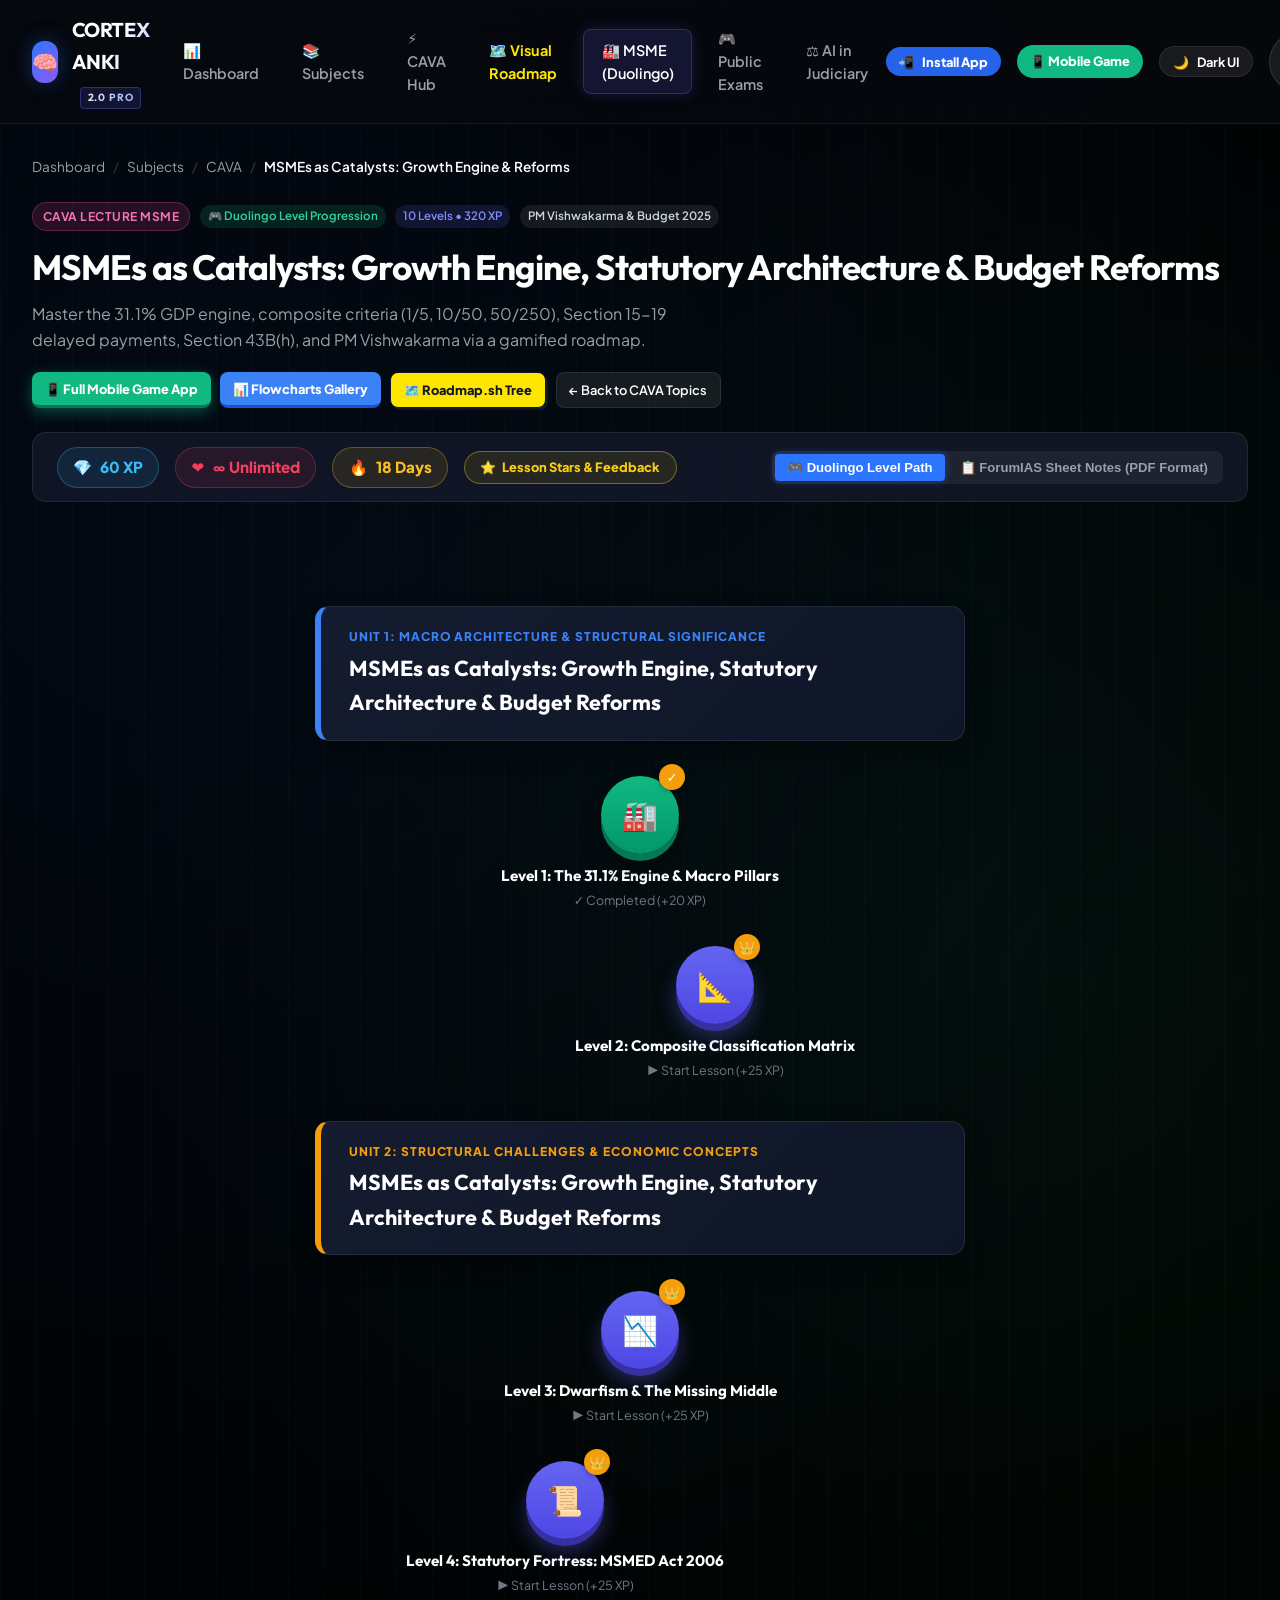
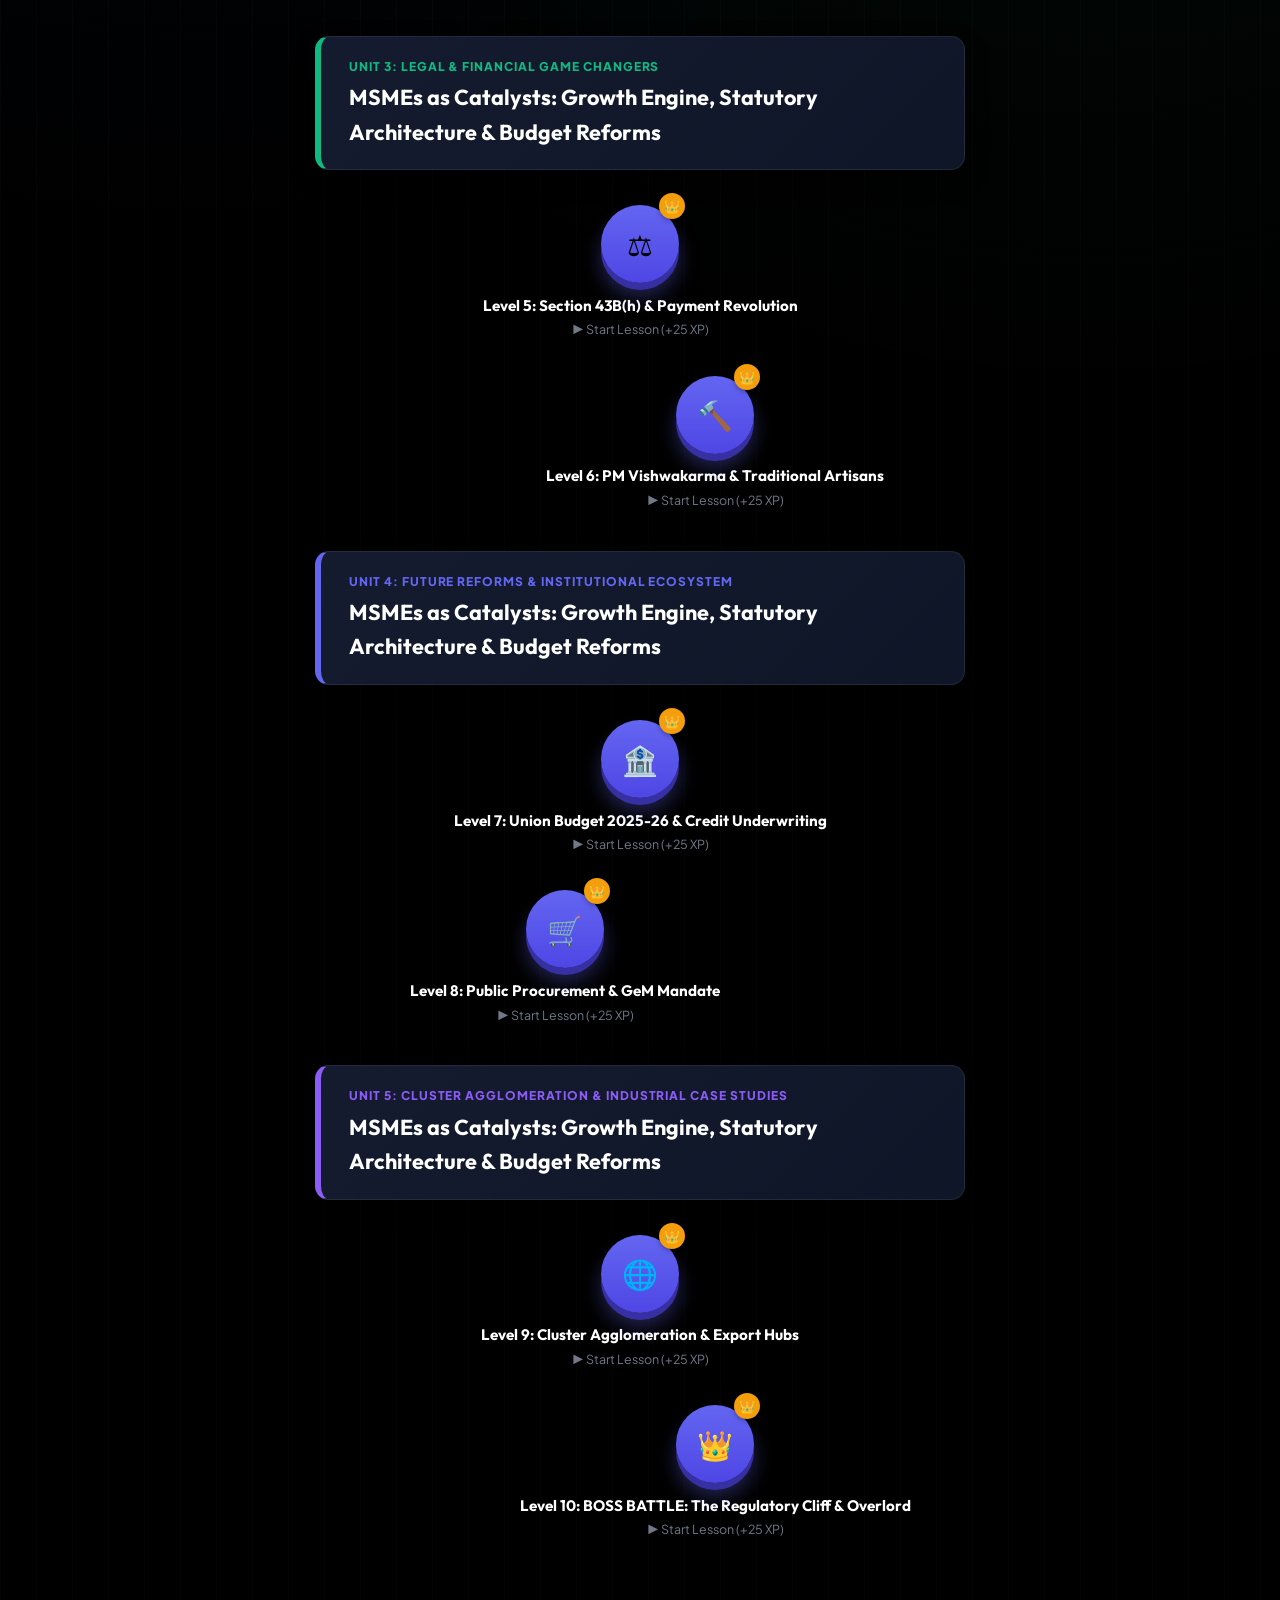
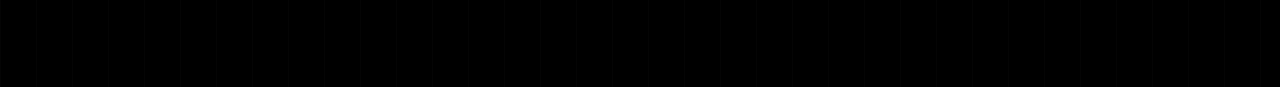
<file: msme_duo.html>
<!DOCTYPE html>
<html lang="en">
<head>
  <meta charset="UTF-8">
  <meta name="viewport" content="width=device-width, initial-scale=1.0">
  <title>MSME Reforms & Catalysts | Duolingo Gamified Learning | Cortex Anki 2.0</title>
  <meta name="description" content="Master MSME composite classification, Delayed Payments Act Sections 15-19, Section 43B(h), PM Vishwakarma, and Budget 2025-26 credit underwriting through a Duolingo gamified level path.">
  <link rel="manifest" href="manifest.json">
  <link rel="icon" type="image/png" sizes="192x192" href="icons/icon-192.png">
  <link rel="icon" type="image/png" sizes="32x32" href="icons/favicon-32.png">
  <link rel="apple-touch-icon" href="icons/apple-touch-icon.png">
  <meta name="mobile-web-app-capable" content="yes">
  <meta name="apple-mobile-web-app-capable" content="yes">
  <meta name="apple-mobile-web-app-status-bar-style" content="black-translucent">
  <meta name="apple-mobile-web-app-title" content="Cortex Quest">
  <link rel="stylesheet" href="style.css?v=2.9">
</head>
<body>

  <!-- Navigation Bar -->
  <nav class="navbar" id="main-nav">
    <a href="index.html" class="nav-brand" id="brand-logo">
      <div class="brand-icon">🧠</div>
      <div class="brand-text">
        <h1>CORTEX ANKI <span class="brand-badge">2.0 Pro</span></h1>
      </div>
    </a>

    <ul class="nav-links">
      <li><a href="index.html" class="nav-link" id="nav-dashboard">📊 Dashboard</a></li>
      <li><a href="subjects.html" class="nav-link" id="nav-subjects">📚 Subjects</a></li>
      <li><a href="cava.html" class="nav-link" id="nav-cava">⚡ CAVA Hub</a></li>
      <li><a href="roadmap_notes.html?topic=msme" class="nav-link" id="nav-roadmap" style="color:#ffe600; font-weight:700;">🗺️ Visual Roadmap</a></li>
      <li><a href="msme_duo.html" class="nav-link active" id="nav-duo-msme">🏭 MSME (Duolingo)</a></li>
      <li><a href="public_exam_duo.html" class="nav-link" id="nav-duo-exam">🎮 Public Exams</a></li>
      <li><a href="topic_study.html" class="nav-link" id="nav-ai-judiciary">⚖️ AI in Judiciary</a></li>
    </ul>

    <div class="nav-actions">
      <button class="btn btn-sm btn-pwa-install" id="nav-install-btn" onclick="window.triggerPwaInstall()" style="background:#2563eb; color:#fff; font-weight:800; border-radius:999px; text-decoration:none;" title="Install on Google Chrome">
        <span>📲</span> Install App
      </button>
      <a href="mobile/index.html?topic=msme" class="btn btn-sm" style="background:#10b981; color:#fff; font-weight:800; border-radius:999px; text-decoration:none;" id="btn-nav-mobile-game">
        📱 Mobile Game
      </a>
      <button class="btn btn-sm btn-secondary" id="global-theme-toggle" style="font-weight:700; border-radius:999px;" title="Switch Samsung One UI Theme">
        <span id="global-theme-icon">🌙</span> <span id="global-theme-text">Dark UI</span>
      </button>
      <div class="streak-pill">
        <span class="streak-flame">🔥</span>
        <span class="streak-number" id="duo-streak-count">18</span> Days Streak
      </div>
      <button class="btn btn-primary btn-open-upload">
        <span>+</span> Upload Lecture
      </button>
    </div>
  </nav>

  <!-- Main Container -->
  <main class="page-container">
    
    <!-- Breadcrumbs -->
    <nav class="breadcrumbs" aria-label="Breadcrumb">
      <a href="index.html">Dashboard</a>
      <span class="separator">/</span>
      <a href="subjects.html">Subjects</a>
      <span class="separator">/</span>
      <a href="cava.html">CAVA</a>
      <span class="separator">/</span>
      <span class="current">MSMEs as Catalysts: Growth Engine & Reforms</span>
    </nav>

    <!-- Page Header -->
    <header class="page-header" style="margin-bottom: 1.5rem;">
      <div class="page-header-content">
        <div style="display:flex; align-items:center; gap:0.6rem; margin-bottom:0.5rem; flex-wrap:wrap;">
          <span class="subject-tag tag-cava" style="margin-bottom:0;">CAVA Lecture MSME</span>
          <span class="badge badge-success">🎮 Duolingo Level Progression</span>
          <span class="badge badge-primary">10 Levels • 320 XP</span>
          <span class="badge" style="background:rgba(255,255,255,0.08); color:#cbd5e1;">PM Vishwakarma & Budget 2025</span>
        </div>
        <h2>MSMEs as Catalysts: Growth Engine, Statutory Architecture & Budget Reforms</h2>
        <p>Master the 31.1% GDP engine, composite criteria (1/5, 10/50, 50/250), Section 15-19 delayed payments, Section 43B(h), and PM Vishwakarma via a gamified roadmap.</p>
      </div>

      <div class="header-actions" style="display:flex; gap:0.6rem; flex-wrap:wrap;">
        <a href="mobile/index.html?topic=msme" class="btn btn-sm" style="background:#10b981; color:#fff; font-weight:800; border-bottom:3px solid #047857; box-shadow:0 4px 15px rgba(16,185,129,0.4);" id="btn-header-mobile-game">
          📱 Full Mobile Game App
        </a>
        <a href="Filtered_Questions/flowchart_msme_classification.svg" target="_blank" class="btn btn-sm" style="background:#3b82f6; color:#fff; font-weight:800; border-bottom:3px solid #1d4ed8;">
          📊 Flowcharts Gallery
        </a>
        <a href="roadmap_notes.html?topic=msme" class="btn btn-sm" style="background:#ffe600; color:#0f172a; font-weight:800; border:1.5px solid #0f172a; box-shadow:2px 2px 0px #0f172a;">
          🗺️ Roadmap.sh Tree
        </a>
        <a href="cava.html" class="btn btn-secondary btn-sm">
          ← Back to CAVA Topics
        </a>
      </div>
    </header>

    <!-- Top Gamification Stats & View Toggle Bar -->
    <div class="duo-stats-bar">
      <div class="duo-stats-group">
        <div class="duo-stat-pill pill-xp" title="Total XP Points Earned">
          <span>💎</span>
          <span><span id="duo-xp-count">60</span> XP</span>
        </div>
        <div class="duo-stat-pill pill-hearts" title="Unlimited Tries / Zen Mode">
          <span>❤️</span>
          <span><span id="duo-hearts-count">♾️ Unlimited</span></span>
        </div>
        <div class="duo-stat-pill pill-streak" title="Continuous Study Streak">
          <span>🔥</span>
          <span><span id="duo-streak-count">18</span> Days</span>
        </div>
        <button class="btn btn-sm btn-secondary duo-stars-btn" id="btn-open-stars-feedback" style="display:flex; align-items:center; gap:0.4rem; font-weight:800; border-color:rgba(250,204,21,0.4); color:#facc15; background:rgba(250,204,21,0.1); cursor:pointer; padding:0.45rem 0.95rem; border-radius:999px;">
          <span>⭐</span>
          <span>Lesson Stars & Feedback</span>
        </button>
      </div>

      <!-- View Selector (Duolingo Path vs ForumIAS Sheet Notes) -->
      <div class="reading-view-selector" id="duo-view-selector">
        <button class="view-btn active" id="toggle-view-path">🎮 Duolingo Level Path</button>
        <button class="view-btn" id="toggle-view-sheet">📋 ForumIAS Sheet Notes (PDF Format)</button>
      </div>
    </div>

    <!-- VIEW 1: DUOLINGO WINDING PATH OF STEPPING STONES -->
    <section id="duo-path-section">
      <div class="duo-path-layout" id="duo-path-container">
        <!-- Rendered dynamically by duolingo_engine.js -->
      </div>
    </section>

    <!-- VIEW 2: FORUMIAS SHEET NOTES (MATCHING EXACT PDF FORMAT) -->
    <section id="duo-sheet-section" style="display:none;">
      <div style="display:flex; justify-content:space-between; align-items:center; margin-bottom:1.5rem; max-width:960px; margin-left:auto; margin-right:auto; flex-wrap:wrap; gap:1rem;">
        <div>
          <h3 style="font-family:var(--font-display); font-size:1.3rem; color:#fff;">CAVA MSME Reforms Classroom Sheet</h3>
          <p style="font-size:0.85rem; color:var(--text-muted);">Formatted with dashed boxes, arrow bullets, and expandable analytical notes.</p>
        </div>
        <div style="display:flex; gap:0.5rem;">
          <a href="Filtered_Questions/MSME_best_questions.json" target="_blank" class="btn btn-sm btn-secondary" style="font-weight:700;">📥 Best Questions JSON</a>
          <button class="btn btn-sm btn-secondary" onclick="window.print()">🖨️ Print Sheet</button>
        </div>
      </div>
      <div id="sheet-notes-target"></div>
    </section>

  </main>

  <!-- DUOLINGO FULL-SCREEN INTERACTIVE LESSON ARENA -->
  <div class="duo-modal" id="duo-lesson-modal">
    
    <!-- Top Header in Lesson -->
    <header class="duo-lesson-header">
      <button class="btn-close-lesson" onclick="document.getElementById('duo-lesson-modal').classList.remove('active')">&times;</button>
      
      <div class="lesson-progress-bar">
        <div class="lesson-progress-fill" id="lesson-progress-fill"></div>
      </div>

      <div class="lesson-hearts-badge" title="Unlimited Tries">
        <span>❤️</span>
        <span id="lesson-hearts-display">♾️ Unlimited</span>
      </div>
    </header>

    <!-- Task Arena -->
    <main class="duo-lesson-arena" id="lesson-task-arena">
      <!-- Injected by duolingo_engine.js based on task type -->
    </main>

    <!-- Bottom Action Bar (Check / Continue / Feedback) -->
    <footer class="lesson-bottom-bar state-ready" id="lesson-bottom-bar">
      <div class="lesson-bottom-inner">
        <div id="lesson-feedback-message"></div>
        <button class="btn-duo-check" id="lesson-action-btn" disabled>Check Answer</button>
      </div>
    </footer>

  </div>

  <!-- Global Upload Lecture Modal -->
  <div class="modal-overlay" id="upload-modal">
    <div class="modal-content">
      <button class="modal-close-btn" id="close-upload-modal">&times;</button>
      <h3 style="font-family:var(--font-display); font-size:1.5rem; margin-bottom:0.4rem; color:#fff;">Upload / Ingest Lecture</h3>
      <p style="font-size:0.88rem; color:var(--text-muted); margin-bottom:1.5rem;">
        Paste your complete lecture transcript or notes here to auto-generate study modules.
      </p>

      <form id="upload-lecture-form">
        <div class="form-group">
          <label class="form-label" for="lecture-title-input">Lecture / Topic Title</label>
          <input type="text" id="lecture-title-input" class="form-input" placeholder="e.g. MSME Reforms" required>
        </div>

        <div class="form-group">
          <label class="form-label" for="lecture-subject-select">Assign to Subject</label>
          <select id="lecture-subject-select" class="form-select">
            <option value="cava" selected>CAVA (Current Affairs & Value Addition)</option>
            <option value="gs2">GS-2: Governance & Constitution</option>
            <option value="gs3">GS-3: Science, Tech & Economy</option>
            <option value="gs4">GS-4: Ethics & Integrity</option>
          </select>
        </div>

        <div class="form-group">
          <label class="form-label" for="lecture-raw-text">Paste Lecture Transcript / Notes</label>
          <textarea id="lecture-raw-text" class="form-textarea" rows="8" placeholder="Paste entire lecture or notes here..."></textarea>
        </div>

        <div style="display:flex; justify-content:flex-end; gap:0.75rem; margin-top:1.5rem;">
          <button type="button" class="btn btn-secondary" id="cancel-upload">Cancel</button>
          <button type="submit" class="btn btn-primary" id="btn-submit-upload">Process & Ingest Lecture</button>
        </div>
      </form>
    </div>
  </div>

  <!-- Scripts -->
  <script src="theme_sync.js?v=2.9"></script>
  <script src="lecture_data.js?v=2.9"></script>
  <script src="msme_data.js?v=2.9"></script>
  <script src="duolingo_engine.js?v=2.9"></script>
  <script src="app.js?v=2.9"></script>
  <script src="pwa_installer.js?v=2.9"></script>
</body>
</html>
</file>
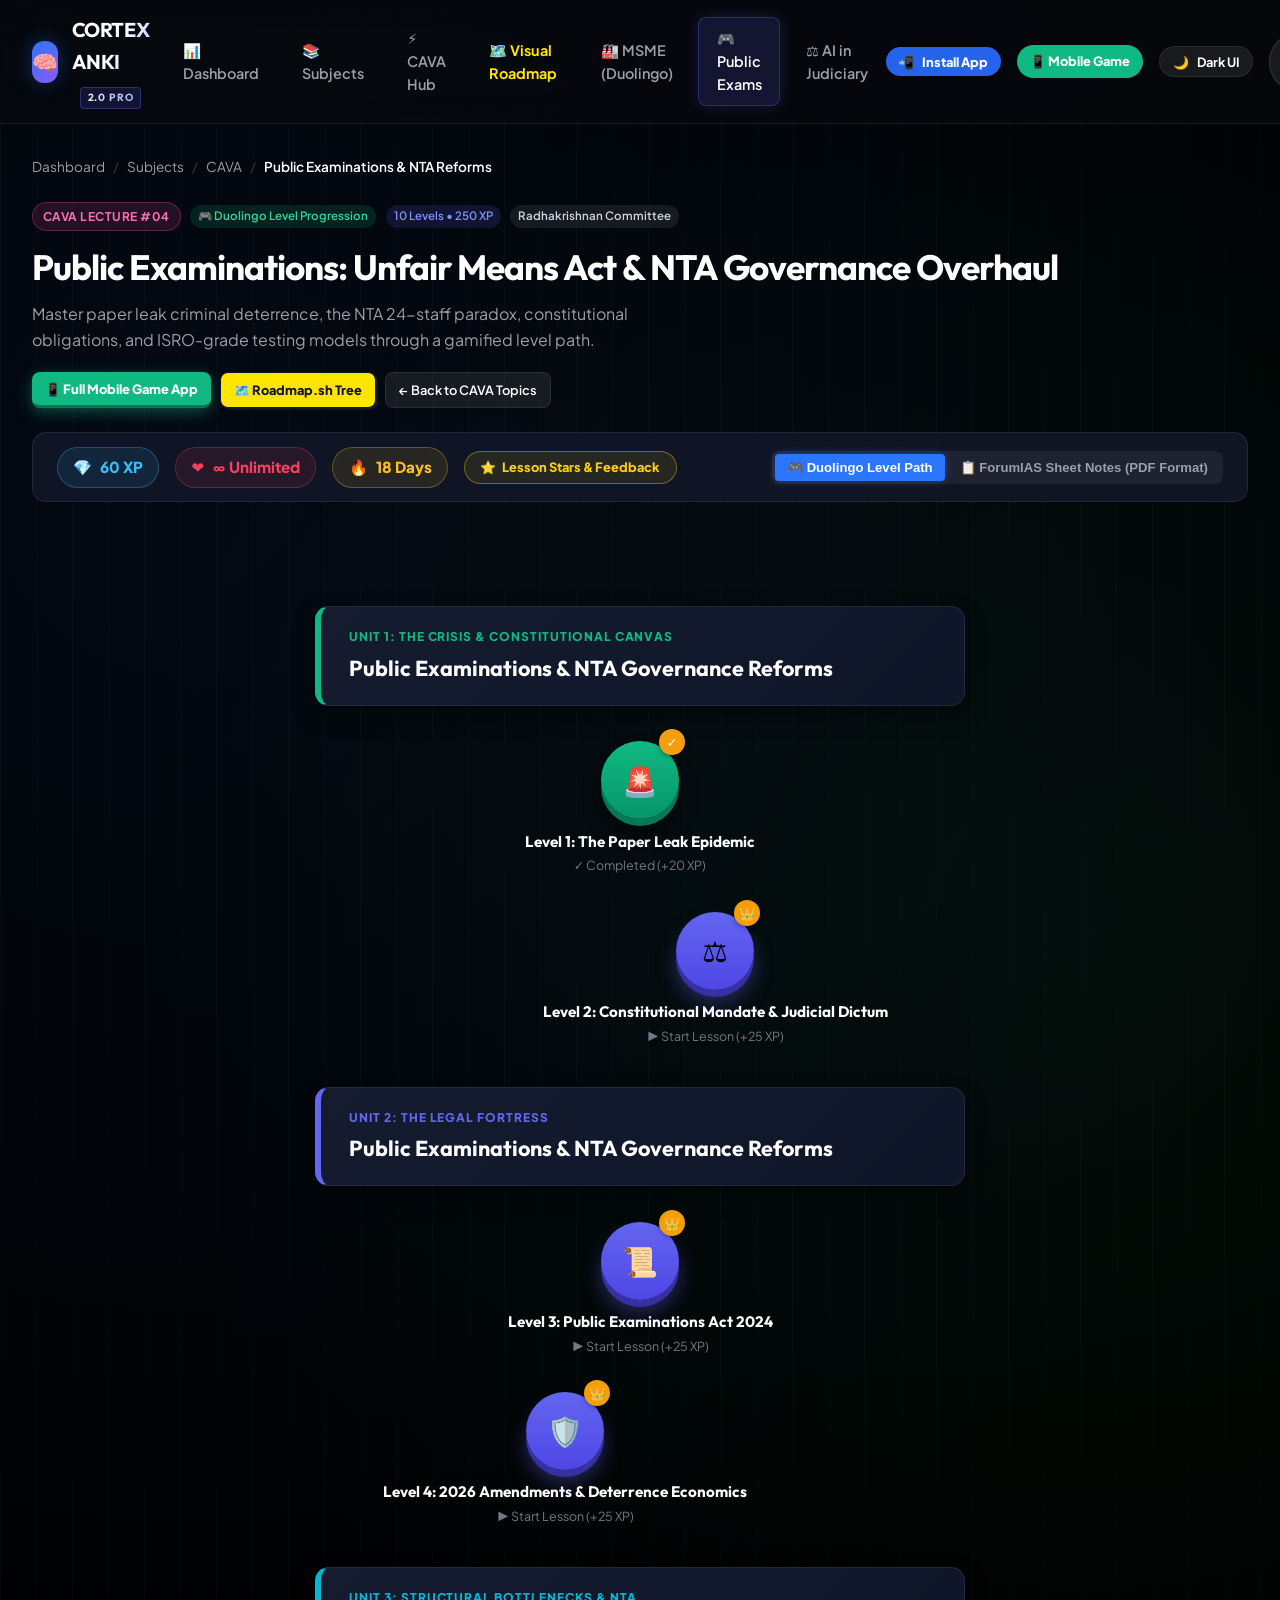
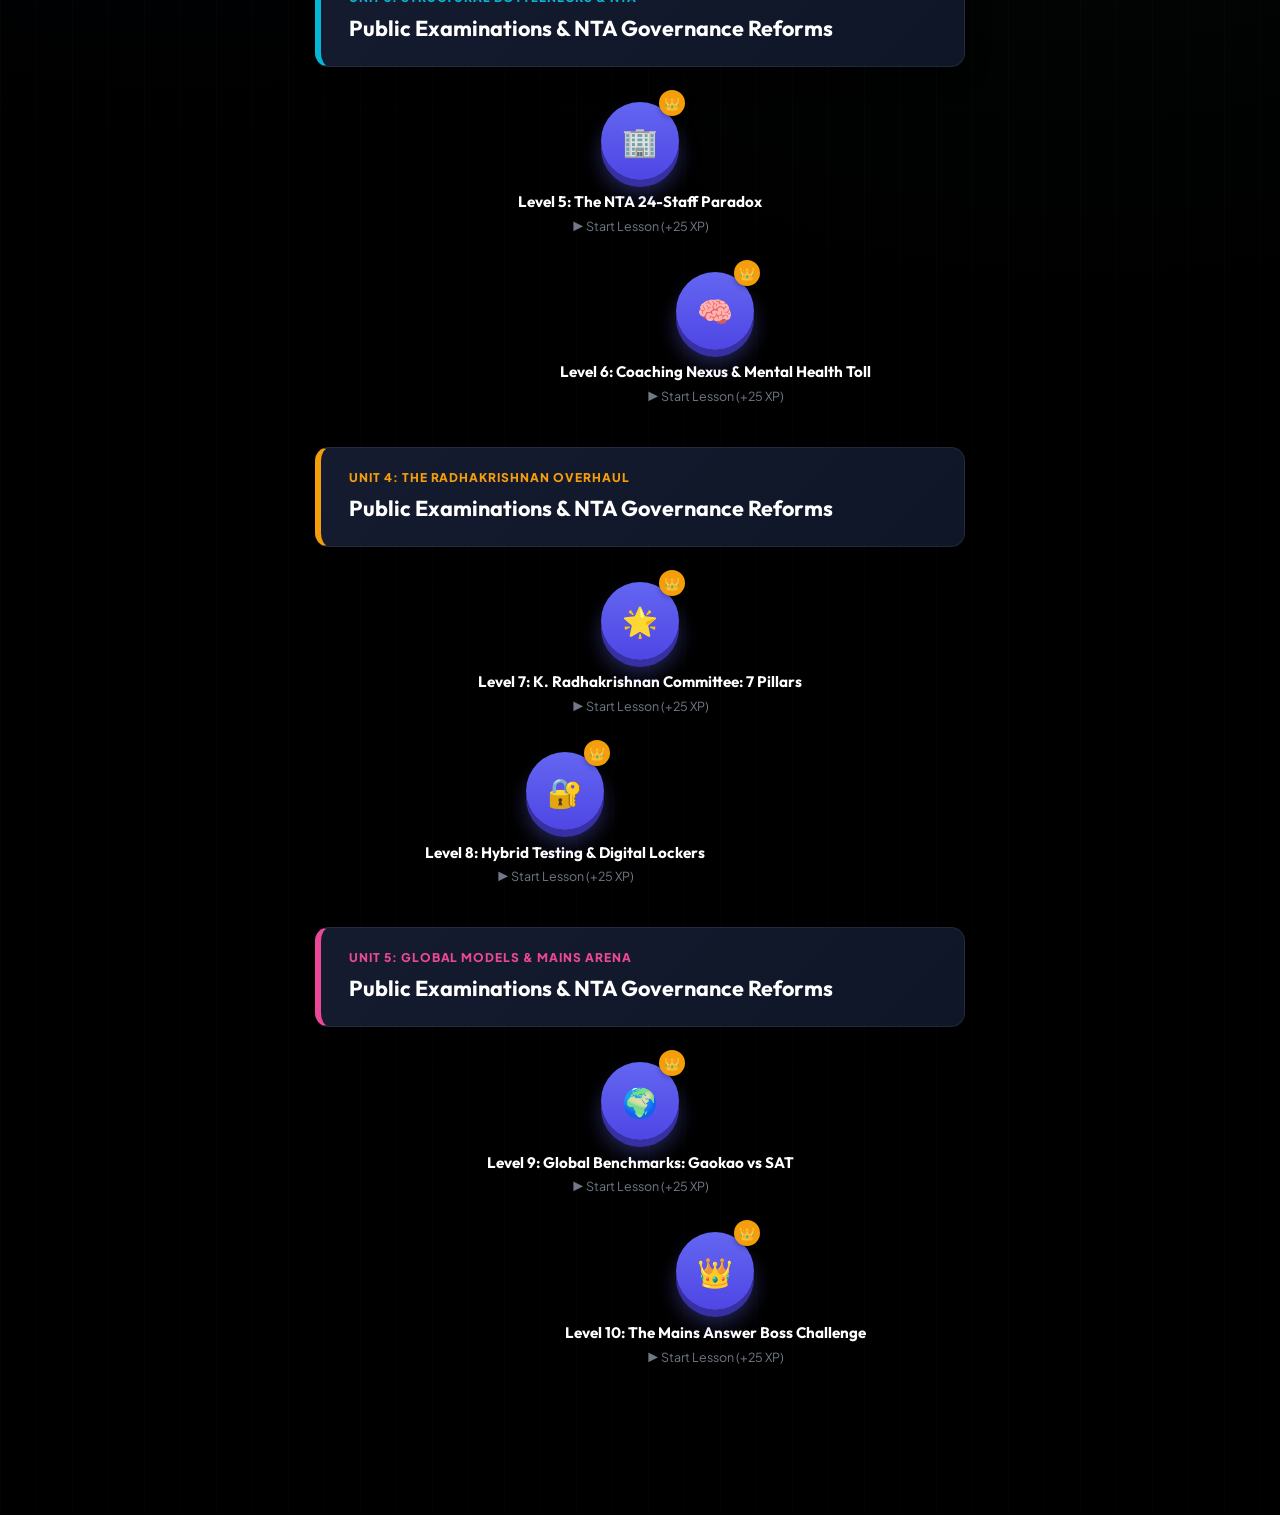
<file: public_exam_duo.html>
<!DOCTYPE html>
<html lang="en">
<head>
  <meta charset="UTF-8">
  <meta name="viewport" content="width=device-width, initial-scale=1.0">
  <title>Public Examinations & NTA Reforms | Duolingo Gamified Learning | Cortex Anki 2.0</title>
  <meta name="description" content="Master Public Examinations, Prevention of Unfair Means Act, and K. Radhakrishnan Committee reforms through a Duolingo level-wise gamified roadmap.">
  <link rel="manifest" href="manifest.json">
  <link rel="icon" type="image/png" sizes="192x192" href="icons/icon-192.png">
  <link rel="icon" type="image/png" sizes="32x32" href="icons/favicon-32.png">
  <link rel="apple-touch-icon" href="icons/apple-touch-icon.png">
  <meta name="mobile-web-app-capable" content="yes">
  <meta name="apple-mobile-web-app-capable" content="yes">
  <meta name="apple-mobile-web-app-status-bar-style" content="black-translucent">
  <meta name="apple-mobile-web-app-title" content="Cortex Quest">
  <link rel="stylesheet" href="style.css?v=2.9">
</head>
<body>

  <!-- Navigation Bar -->
  <nav class="navbar" id="main-nav">
    <a href="index.html" class="nav-brand" id="brand-logo">
      <div class="brand-icon">🧠</div>
      <div class="brand-text">
        <h1>CORTEX ANKI <span class="brand-badge">2.0 Pro</span></h1>
      </div>
    </a>

    <ul class="nav-links">
      <li><a href="index.html" class="nav-link" id="nav-dashboard">📊 Dashboard</a></li>
      <li><a href="subjects.html" class="nav-link" id="nav-subjects">📚 Subjects</a></li>
      <li><a href="cava.html" class="nav-link" id="nav-cava">⚡ CAVA Hub</a></li>
      <li><a href="roadmap_notes.html" class="nav-link" id="nav-roadmap" style="color:#ffe600; font-weight:700;">🗺️ Visual Roadmap</a></li>
      <li><a href="msme_duo.html" class="nav-link" id="nav-duo-msme">🏭 MSME (Duolingo)</a></li>
      <li><a href="public_exam_duo.html" class="nav-link active" id="nav-duo-exam">🎮 Public Exams</a></li>
      <li><a href="topic_study.html" class="nav-link" id="nav-ai-judiciary">⚖️ AI in Judiciary</a></li>
    </ul>

    <div class="nav-actions">
      <button class="btn btn-sm btn-pwa-install" id="nav-install-btn" onclick="window.triggerPwaInstall()" style="background:#2563eb; color:#fff; font-weight:800; border-radius:999px; text-decoration:none;" title="Install on Google Chrome">
        <span>📲</span> Install App
      </button>
      <a href="mobile/index.html" class="btn btn-sm" style="background:#10b981; color:#fff; font-weight:800; border-radius:999px; text-decoration:none;" id="btn-nav-mobile-game">
        📱 Mobile Game
      </a>
      <button class="btn btn-sm btn-secondary" id="global-theme-toggle" style="font-weight:700; border-radius:999px;" title="Switch Samsung One UI Theme">
        <span id="global-theme-icon">🌙</span> <span id="global-theme-text">Dark UI</span>
      </button>
      <div class="streak-pill">
        <span class="streak-flame">🔥</span>
        <span class="streak-number" id="duo-streak-count">18</span> Days Streak
      </div>
      <button class="btn btn-primary btn-open-upload">
        <span>+</span> Upload Lecture
      </button>
    </div>
  </nav>

  <!-- Main Container -->
  <main class="page-container">
    
    <!-- Breadcrumbs -->
    <nav class="breadcrumbs" aria-label="Breadcrumb">
      <a href="index.html">Dashboard</a>
      <span class="separator">/</span>
      <a href="subjects.html">Subjects</a>
      <span class="separator">/</span>
      <a href="cava.html">CAVA</a>
      <span class="separator">/</span>
      <span class="current">Public Examinations & NTA Reforms</span>
    </nav>

    <!-- Page Header -->
    <header class="page-header" style="margin-bottom: 1.5rem;">
      <div class="page-header-content">
        <div style="display:flex; align-items:center; gap:0.6rem; margin-bottom:0.5rem; flex-wrap:wrap;">
          <span class="subject-tag tag-cava" style="margin-bottom:0;">CAVA Lecture #04</span>
          <span class="badge badge-success">🎮 Duolingo Level Progression</span>
          <span class="badge badge-primary">10 Levels • 250 XP</span>
          <span class="badge" style="background:rgba(255,255,255,0.08); color:#cbd5e1;">Radhakrishnan Committee</span>
        </div>
        <h2>Public Examinations: Unfair Means Act & NTA Governance Overhaul</h2>
        <p>Master paper leak criminal deterrence, the NTA 24-staff paradox, constitutional obligations, and ISRO-grade testing models through a gamified level path.</p>
      </div>

      <div class="header-actions" style="display:flex; gap:0.6rem; flex-wrap:wrap;">
        <a href="mobile/index.html" class="btn btn-sm" style="background:#10b981; color:#fff; font-weight:800; border-bottom:3px solid #047857; box-shadow:0 4px 15px rgba(16,185,129,0.4);" id="btn-header-mobile-game">
          📱 Full Mobile Game App
        </a>
        <a href="roadmap_notes.html?topic=public-exams" class="btn btn-sm" style="background:#ffe600; color:#0f172a; font-weight:800; border:1.5px solid #0f172a; box-shadow:2px 2px 0px #0f172a;">
          🗺️ Roadmap.sh Tree
        </a>
        <a href="cava.html" class="btn btn-secondary btn-sm">
          ← Back to CAVA Topics
        </a>
      </div>
    </header>

    <!-- Top Gamification Stats & View Toggle Bar -->
    <div class="duo-stats-bar">
      <div class="duo-stats-group">
        <div class="duo-stat-pill pill-xp" title="Total XP Points Earned">
          <span>💎</span>
          <span><span id="duo-xp-count">60</span> XP</span>
        </div>
        <div class="duo-stat-pill pill-hearts" title="Unlimited Tries / Zen Mode">
          <span>❤️</span>
          <span><span id="duo-hearts-count">♾️ Unlimited</span></span>
        </div>
        <div class="duo-stat-pill pill-streak" title="Continuous Study Streak">
          <span>🔥</span>
          <span><span id="duo-streak-count">18</span> Days</span>
        </div>
        <button class="btn btn-sm btn-secondary duo-stars-btn" id="btn-open-stars-feedback" style="display:flex; align-items:center; gap:0.4rem; font-weight:800; border-color:rgba(250,204,21,0.4); color:#facc15; background:rgba(250,204,21,0.1); cursor:pointer; padding:0.45rem 0.95rem; border-radius:999px;">
          <span>⭐</span>
          <span>Lesson Stars & Feedback</span>
        </button>
      </div>

      <!-- View Selector (Duolingo Path vs ForumIAS Sheet Notes) -->
      <div class="reading-view-selector" id="duo-view-selector">
        <button class="view-btn active" id="toggle-view-path">🎮 Duolingo Level Path</button>
        <button class="view-btn" id="toggle-view-sheet">📋 ForumIAS Sheet Notes (PDF Format)</button>
      </div>
    </div>

    <!-- VIEW 1: DUOLINGO WINDING PATH OF STEPPING STONES -->
    <section id="duo-path-section">
      <div class="duo-path-layout" id="duo-path-container">
        <!-- Rendered dynamically by duolingo_engine.js -->
      </div>
    </section>

    <!-- VIEW 2: FORUMIAS SHEET NOTES (MATCHING EXACT PDF FORMAT) -->
    <section id="duo-sheet-section" style="display:none;">
      <div style="display:flex; justify-content:space-between; align-items:center; margin-bottom:1.5rem; max-width:960px; margin-left:auto; margin-right:auto;">
        <div>
          <h3 style="font-family:var(--font-display); font-size:1.3rem; color:#fff;">CAVA Lecture 4 Classroom Sheet</h3>
          <p style="font-size:0.85rem; color:var(--text-muted);">Formatted with dashed boxes, arrow bullets, and expandable analytical notes.</p>
        </div>
        <button class="btn btn-sm btn-secondary" onclick="window.print()">🖨️ Print Sheet</button>
      </div>
      <div id="sheet-notes-target"></div>
    </section>

  </main>

  <!-- DUOLINGO FULL-SCREEN INTERACTIVE LESSON ARENA -->
  <div class="duo-modal" id="duo-lesson-modal">
    
    <!-- Top Header in Lesson -->
    <header class="duo-lesson-header">
      <button class="btn-close-lesson" onclick="document.getElementById('duo-lesson-modal').classList.remove('active')">&times;</button>
      
      <div class="lesson-progress-bar">
        <div class="lesson-progress-fill" id="lesson-progress-fill"></div>
      </div>

      <div class="lesson-hearts-badge" title="Unlimited Tries">
        <span>❤️</span>
        <span id="lesson-hearts-display">♾️ Unlimited</span>
      </div>
    </header>

    <!-- Task Arena -->
    <main class="duo-lesson-arena" id="lesson-task-arena">
      <!-- Injected by duolingo_engine.js based on task type -->
    </main>

    <!-- Bottom Action Bar (Check / Continue / Feedback) -->
    <footer class="lesson-bottom-bar state-ready" id="lesson-bottom-bar">
      <div class="lesson-bottom-inner">
        <div id="lesson-feedback-message"></div>
        <button class="btn-duo-check" id="lesson-action-btn" disabled>Check Answer</button>
      </div>
    </footer>

  </div>

  <!-- Global Upload Lecture Modal -->
  <div class="modal-overlay" id="upload-modal">
    <div class="modal-content">
      <button class="modal-close-btn" id="close-upload-modal">&times;</button>
      <h3 style="font-family:var(--font-display); font-size:1.5rem; margin-bottom:0.4rem; color:#fff;">Upload / Ingest Lecture</h3>
      <p style="font-size:0.88rem; color:var(--text-muted); margin-bottom:1.5rem;">
        Paste your complete lecture transcript or notes here to auto-generate study modules.
      </p>

      <form id="upload-lecture-form">
        <div class="form-group">
          <label class="form-label" for="lecture-title-input">Lecture / Topic Title</label>
          <input type="text" id="lecture-title-input" class="form-input" placeholder="e.g. MSME Reforms" required>
        </div>

        <div class="form-group">
          <label class="form-label" for="lecture-subject-select">Assign to Subject</label>
          <select id="lecture-subject-select" class="form-select">
            <option value="cava" selected>CAVA (Current Affairs & Value Addition)</option>
            <option value="gs2">GS-2: Governance & Constitution</option>
            <option value="gs3">GS-3: Science, Tech & Economy</option>
            <option value="gs4">GS-4: Ethics & Integrity</option>
          </select>
        </div>

        <div class="form-group">
          <label class="form-label" for="lecture-raw-text">Paste Lecture Transcript / Notes</label>
          <textarea id="lecture-raw-text" class="form-textarea" rows="8" placeholder="Paste entire lecture or notes here..."></textarea>
        </div>

        <div style="display:flex; justify-content:flex-end; gap:0.75rem; margin-top:1.5rem;">
          <button type="button" class="btn btn-secondary" id="cancel-upload">Cancel</button>
          <button type="submit" class="btn btn-primary" id="btn-submit-upload">Process & Ingest Lecture</button>
        </div>
      </form>
    </div>
  </div>

  <!-- Scripts -->
  <script src="theme_sync.js?v=2.9"></script>
  <script src="lecture_data.js?v=2.9"></script>
  <script src="public_exam_data.js?v=2.9"></script>
  <script src="duolingo_engine.js?v=2.9"></script>
  <script src="app.js?v=2.9"></script>
  <script src="pwa_installer.js?v=2.9"></script>
</body>
</html>
</file>
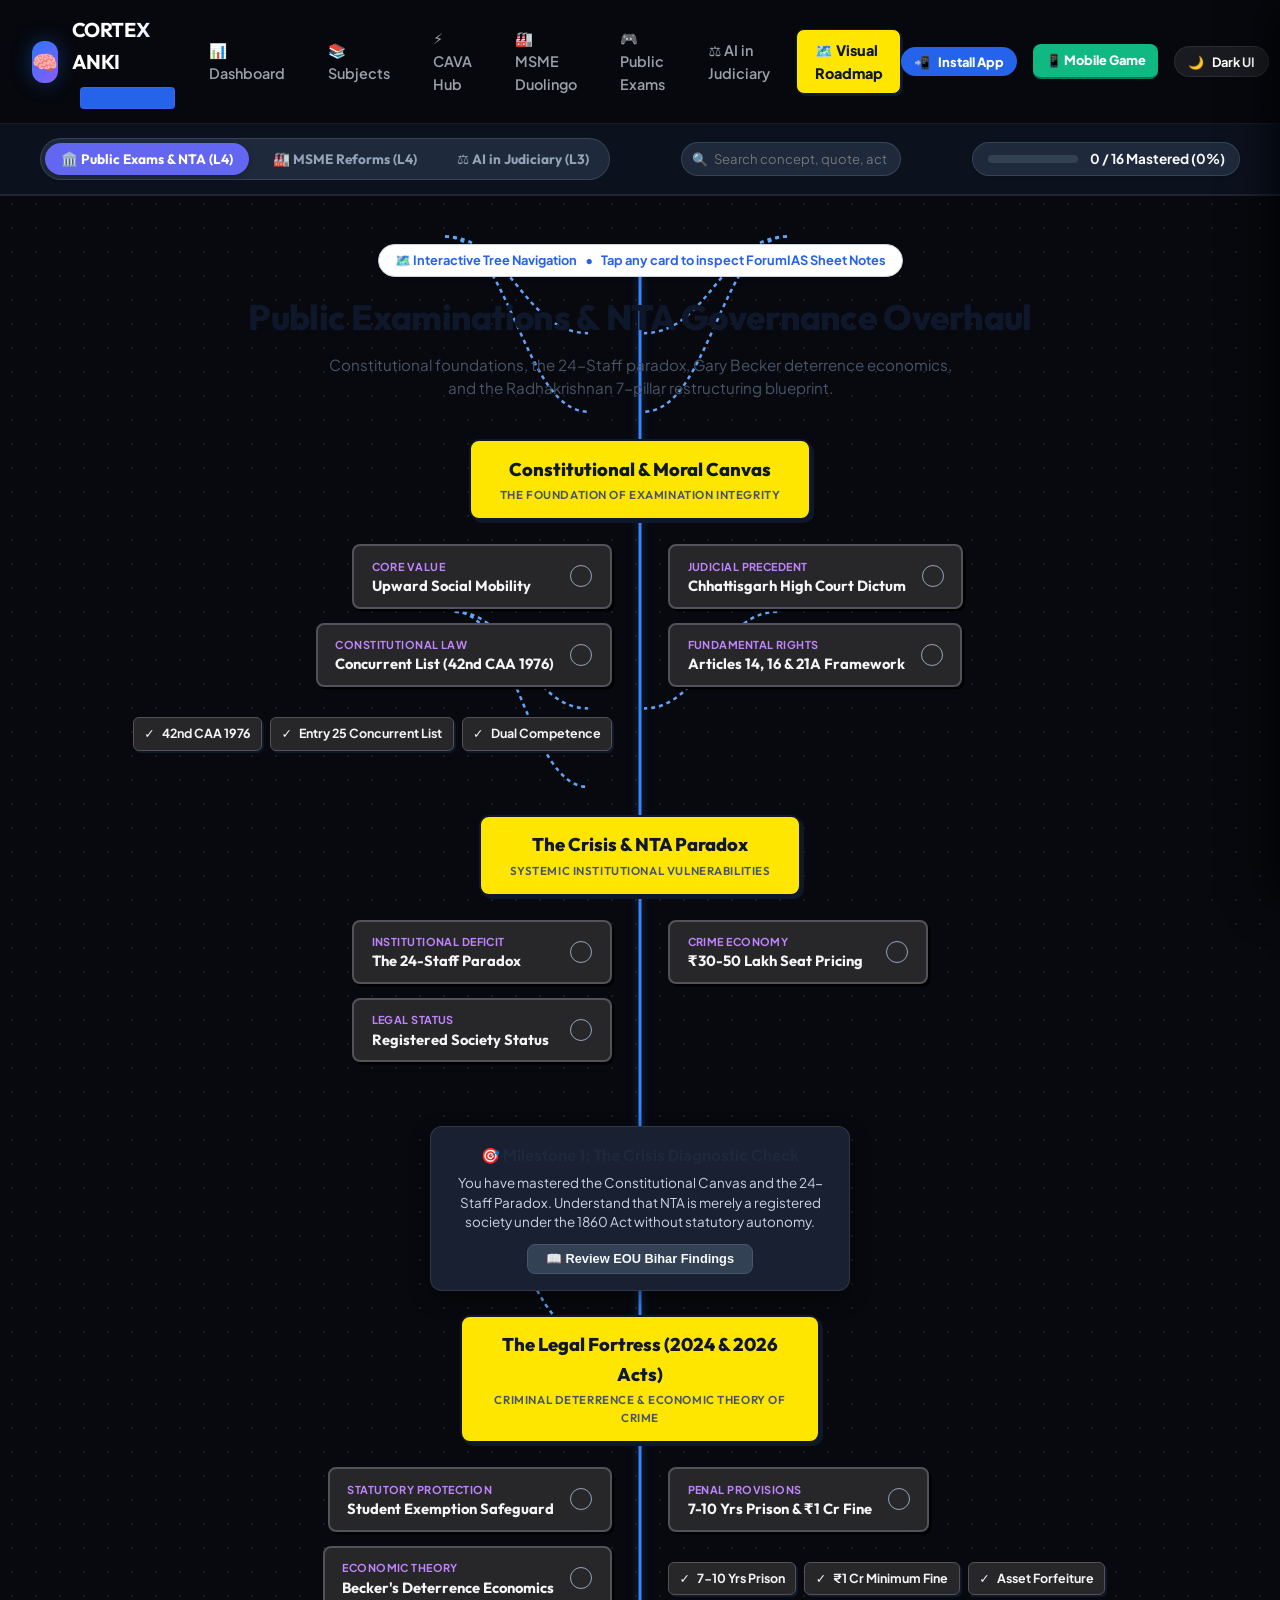
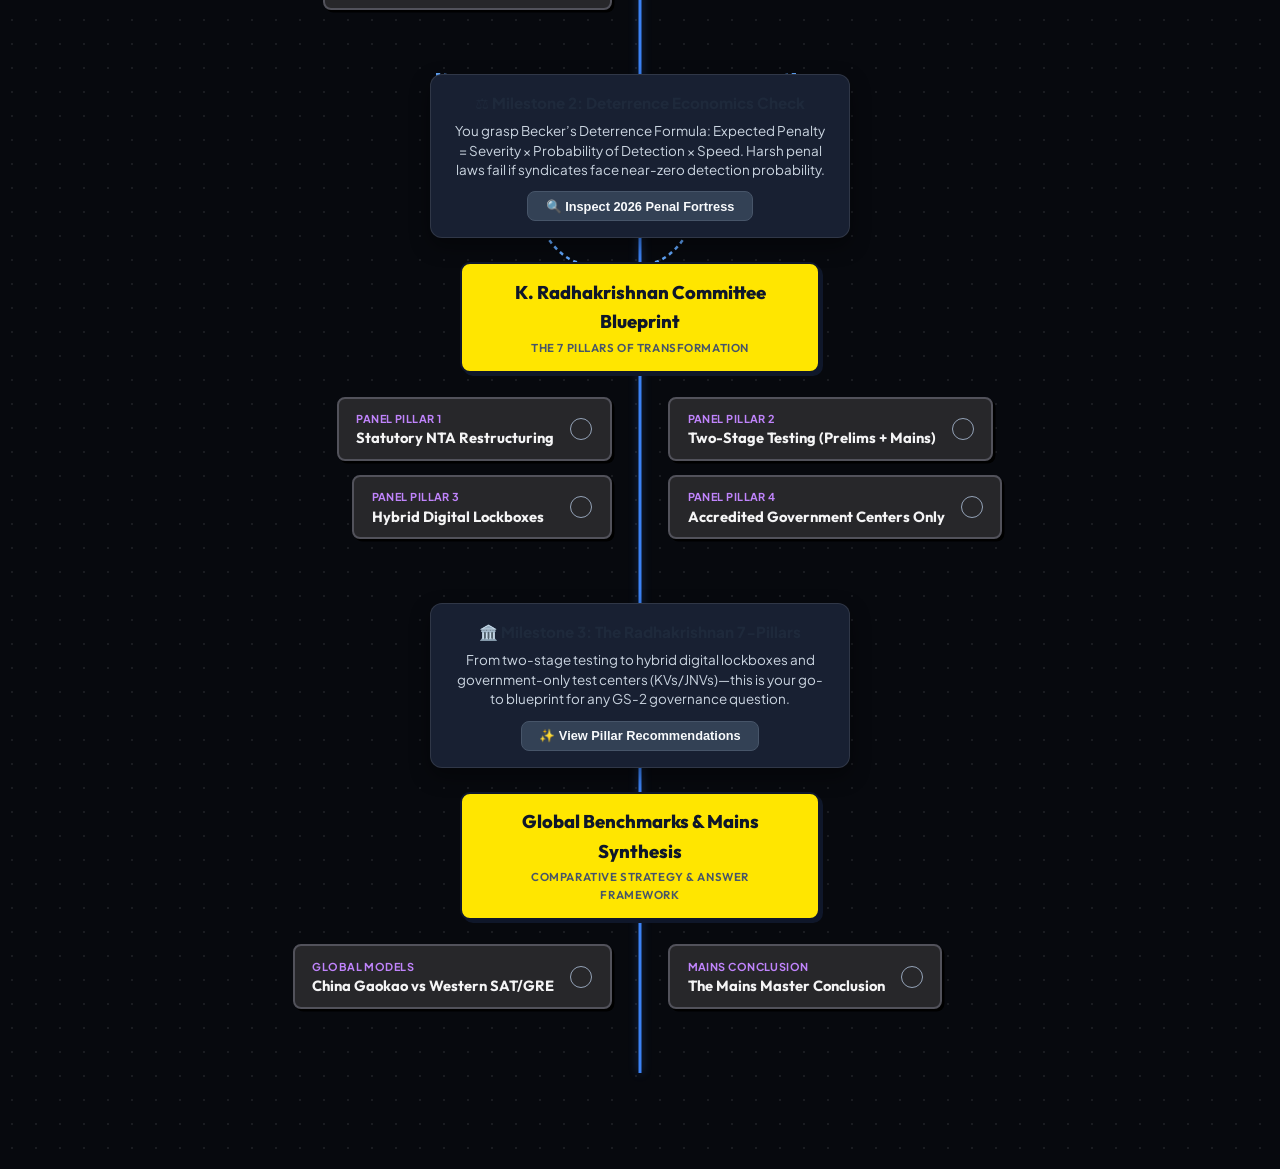
<file: roadmap_notes.html>
<!DOCTYPE html>
<html lang="en">
<head>
  <meta charset="UTF-8">
  <meta name="viewport" content="width=device-width, initial-scale=1.0, maximum-scale=5.0">
  <title>Cortex Visual Roadmap | Public Examinations & AI in Judiciary</title>
  <meta name="description" content="Interactive visual roadmap in Roadmap.sh format featuring ForumIAS sheet notes, judicial precedents, and UPSC Mains frameworks for Public Examinations and AI in Judiciary.">
  <link rel="manifest" href="manifest.json">
  <link rel="icon" type="image/png" sizes="192x192" href="icons/icon-192.png">
  <link rel="icon" type="image/png" sizes="32x32" href="icons/favicon-32.png">
  <link rel="apple-touch-icon" href="icons/apple-touch-icon.png">
  <meta name="mobile-web-app-capable" content="yes">
  <meta name="apple-mobile-web-app-capable" content="yes">
  <meta name="apple-mobile-web-app-status-bar-style" content="black-translucent">
  <meta name="apple-mobile-web-app-title" content="Cortex Quest">
  <link rel="stylesheet" href="style.css">
  <link rel="preconnect" href="https://fonts.googleapis.com">
  <link rel="preconnect" href="https://fonts.gstatic.com" crossorigin>
  <link href="https://fonts.googleapis.com/css2?family=Outfit:wght@500;600;700;800&family=Plus+Jakarta+Sans:wght@400;500;600;700;800&family=JetBrains+Mono:wght@400;500;600&display=swap" rel="stylesheet">
</head>
<body class="roadmap-page-body">

  <!-- Top Global Navbar -->
  <nav class="navbar" id="main-nav">
    <a href="index.html" class="nav-brand" id="brand-logo">
      <div class="brand-icon">🧠</div>
      <div class="brand-text">
        <h1>CORTEX ANKI <span class="brand-badge" style="background:#2563eb; color:#fff;">Roadmap.sh</span></h1>
      </div>
    </a>

    <ul class="nav-links">
      <li><a href="index.html" class="nav-link" id="nav-dashboard">📊 Dashboard</a></li>
      <li><a href="subjects.html" class="nav-link" id="nav-subjects">📚 Subjects</a></li>
      <li><a href="cava.html" class="nav-link" id="nav-cava">⚡ CAVA Hub</a></li>
      <li><a href="msme_duo.html" class="nav-link" id="nav-duo-msme">🏭 MSME Duolingo</a></li>
      <li><a href="public_exam_duo.html" class="nav-link" id="nav-duo-exam">🎮 Public Exams</a></li>
      <li><a href="topic_study.html" class="nav-link" id="nav-study">⚖️ AI in Judiciary</a></li>
      <li><a href="roadmap_notes.html" class="nav-link active" id="nav-roadmap" style="background:#ffe600; color:#0f172a; font-weight:800; border:1.5px solid #0f172a; box-shadow:2px 2px 0px #0f172a;">🗺️ Visual Roadmap</a></li>
    </ul>

    <div class="nav-actions">
      <button class="btn btn-sm btn-pwa-install" id="nav-install-btn" onclick="window.triggerPwaInstall()" style="background:#2563eb; color:#fff; font-weight:800; border-radius:999px; text-decoration:none;" title="Install on Google Chrome">
        <span>📲</span> Install App
      </button>
      <a href="mobile/index.html" class="btn btn-sm" style="background:#10b981; color:#fff; border-bottom:2px solid #047857; font-weight:800; text-decoration:none;" id="btn-nav-mobile-game">
        📱 Mobile Game
      </a>
      <button class="btn btn-sm btn-secondary" id="btn-theme-toggle" style="font-weight:700; border-radius:999px;">
        <span id="theme-btn-icon">🌙</span> <span id="theme-btn-text">Dark UI</span>
      </button>
      <a href="public_exam_duo.html" class="btn btn-sm btn-secondary" style="font-weight:700; border-radius:999px;" id="btn-nav-duo-mode">
        🎮 Duolingo
      </a>
    </div>
  </nav>

  <!-- Sticky Roadmap Command & Filter Bar -->
  <header class="roadmap-command-bar" id="roadmap-command-bar">
    <div class="roadmap-command-inner">
      
      <!-- Topic Switcher -->
      <div class="roadmap-topic-selector" aria-label="Select Roadmap Topic">
        <button class="topic-toggle-btn active" data-topic="public-exams" id="btn-topic-pe">
          🏛️ Public Exams & NTA (L4)
        </button>
        <button class="topic-toggle-btn" data-topic="msme" id="btn-topic-msme">
          🏭 MSME Reforms (L4)
        </button>
        <button class="topic-toggle-btn" data-topic="ai-judiciary" id="btn-topic-ai">
          ⚖️ AI in Judiciary (L3)
        </button>
      </div>

      <!-- Quick Search -->
      <div class="roadmap-search-box">
        <span class="roadmap-search-icon">🔍</span>
        <input type="text" id="roadmap-search-input" class="roadmap-search-input" placeholder="Search concept, quote, act..." aria-label="Search roadmap topics">
      </div>

      <!-- Progress Stats Pill -->
      <div class="roadmap-stats-pill" id="roadmap-stats-container">
        <div class="roadmap-progress-bar-mini" title="Mastery Progress">
          <div class="roadmap-progress-bar-fill" id="roadmap-progress-fill" style="width: 0%;"></div>
        </div>
        <span id="roadmap-stats-text">0 / 16 Mastered (0%)</span>
      </div>

    </div>
  </header>

  <!-- Main Roadmap Container -->
  <main class="roadmap-container" id="roadmap-main-container">
    
    <!-- Topic Title Badge & Intro -->
    <div style="text-align: center; margin-bottom: 2.5rem; position: relative; z-index: 5;">
      <div style="display:inline-flex; align-items:center; gap:0.5rem; background:#ffffff; border:1.5px solid #cbd5e1; padding:0.35rem 1rem; border-radius:999px; font-size:0.8rem; font-weight:700; color:#2563eb; box-shadow:0 2px 4px rgba(0,0,0,0.03); margin-bottom:0.75rem;">
        <span>🗺️ Interactive Tree Navigation</span>
        <span>•</span>
        <span>Tap any card to inspect ForumIAS Sheet Notes</span>
      </div>
      <h2 style="font-family: var(--font-display); font-size: 2.2rem; font-weight: 800; color: #0f172a; margin-bottom: 0.5rem; letter-spacing: -0.02em;" id="roadmap-page-title">
        Public Examinations & NTA Governance Overhaul
      </h2>
      <p style="max-width: 650px; margin: 0 auto; color: #475569; font-size: 0.95rem; line-height: 1.5;">
        Constitutional foundations, the 24-Staff paradox, Gary Becker deterrence economics, and the Radhakrishnan 7-pillar restructuring blueprint.
      </p>
    </div>

    <!-- Central Blue Guide Rail Spine -->
    <div class="roadmap-spine" aria-hidden="true"></div>

    <!-- Dynamic SVG Bezier Connecting Lines Overlay -->
    <svg class="roadmap-svg-overlay" id="roadmap-svg-overlay" aria-hidden="true"></svg>

    <!-- Tree Canvas (Rendered via roadmap_engine.js) -->
    <div class="roadmap-tree" id="roadmap-tree-canvas">
      <!-- Section Blocks, Yellow Trunk Nodes, and Cream Branch Cards are dynamically rendered here -->
    </div>

  </main>

  <!-- ForumIAS High-Yield Inspector Drawer (Slide-out on desktop, Bottom-sheet on mobile) -->
  <div class="roadmap-drawer-overlay" id="roadmap-drawer-overlay" aria-hidden="true"></div>
  
  <aside class="roadmap-drawer" id="roadmap-drawer" role="dialog" aria-labelledby="drawer-node-title" aria-modal="true">
    
    <!-- Drawer Header -->
    <div class="roadmap-drawer-header">
      <div style="display: flex; flex-direction: column; gap: 4px; max-width: 80%;">
        <span class="roadmap-branch-tag" id="drawer-node-tag">CONCEPT</span>
        <h3 id="drawer-node-title" style="font-family: var(--font-display); font-size: 1.25rem; font-weight: 800; color: #0f172a; margin: 0; line-height: 1.25;">
          Node Title
        </h3>
      </div>
      <button class="roadmap-drawer-close" id="roadmap-drawer-close" aria-label="Close Inspector Drawer">
        ✕
      </button>
    </div>

    <!-- Drawer Body (ForumIAS Structured Notes) -->
    <div class="roadmap-drawer-content" id="roadmap-drawer-body">
      <!-- Populated dynamically via roadmap_engine.js -->
    </div>

    <!-- Drawer Footer Actions -->
    <div class="roadmap-drawer-footer">
      <div style="display: flex; gap: 0.5rem;">
        <button class="btn btn-sm btn-secondary" id="drawer-btn-prev" title="Previous Node">
          ← Prev
        </button>
        <button class="btn btn-sm btn-secondary" id="drawer-btn-next" title="Next Node">
          Next →
        </button>
      </div>

      <div style="display: flex; gap: 0.5rem; align-items: center;">
        <button class="btn btn-sm btn-secondary" id="drawer-btn-audio" title="Listen to text-to-speech audio summary">
          🔊 Read Aloud
        </button>
        <button class="btn btn-sm" id="drawer-btn-master" style="background:#e2e8f0; color:#1e293b; font-weight:800; border:1px solid #cbd5e1;">
          Mark Mastered
        </button>
      </div>
    </div>

  </aside>

  <!-- Scripts -->
  <script src="theme_sync.js?v=2.5"></script>
  <script src="msme_data.js?v=2.5"></script>
  <script src="roadmap_data.js?v=2.5"></script>
  <script src="roadmap_engine.js?v=2.5"></script>
  <script src="pwa_installer.js?v=2.5"></script>
</body>
</html>
</file>
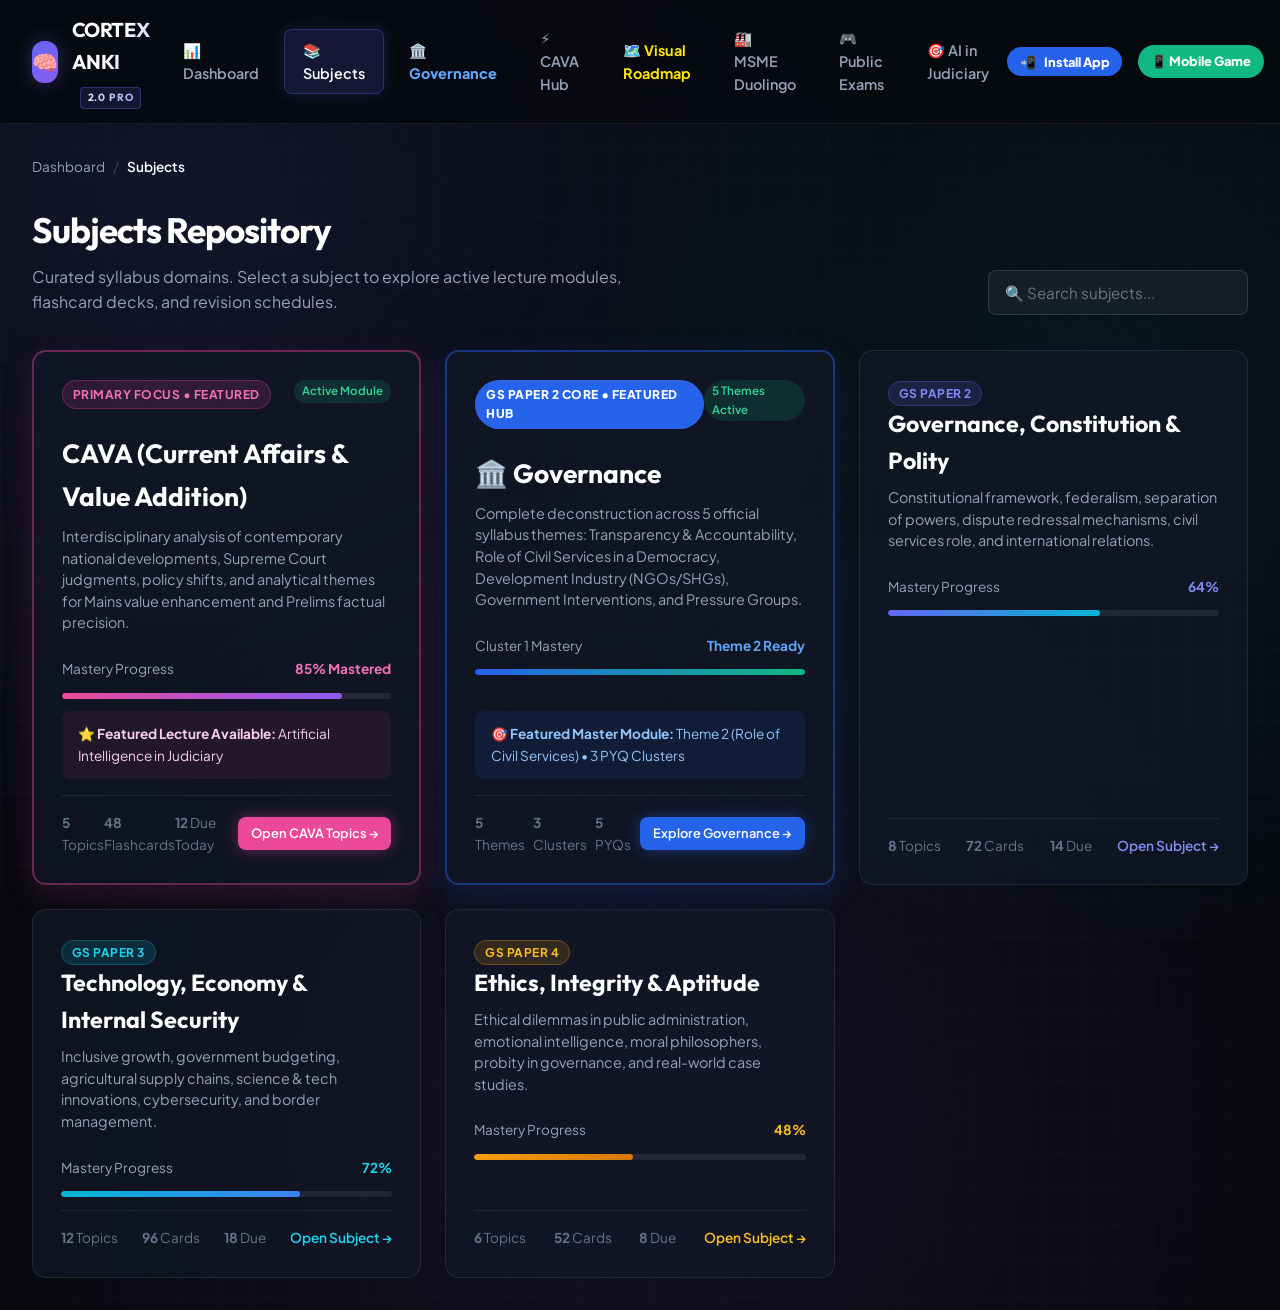
<file: subjects.html>
<!DOCTYPE html>
<html lang="en">
<head>
  <meta charset="UTF-8">
  <meta name="viewport" content="width=device-width, initial-scale=1.0">
  <title>Subjects Directory | Cortex Anki 2.0</title>
  <meta name="description" content="Browse UPSC and civil services subjects including CAVA, GS-1, GS-2, GS-3, and GS-4.">
  <link rel="manifest" href="manifest.json">
  <link rel="icon" type="image/png" sizes="192x192" href="icons/icon-192.png">
  <link rel="icon" type="image/png" sizes="32x32" href="icons/favicon-32.png">
  <link rel="apple-touch-icon" href="icons/apple-touch-icon.png">
  <meta name="mobile-web-app-capable" content="yes">
  <meta name="apple-mobile-web-app-capable" content="yes">
  <meta name="apple-mobile-web-app-status-bar-style" content="black-translucent">
  <meta name="apple-mobile-web-app-title" content="Cortex Quest">
  <link rel="stylesheet" href="style.css">
</head>
<body>

  <!-- Navigation Bar -->
  <nav class="navbar" id="main-nav">
    <a href="index.html" class="nav-brand" id="brand-logo">
      <div class="brand-icon">🧠</div>
      <div class="brand-text">
        <h1>CORTEX ANKI <span class="brand-badge">2.0 Pro</span></h1>
      </div>
    </a>

    <ul class="nav-links">
      <li><a href="index.html" class="nav-link" id="nav-dashboard">📊 Dashboard</a></li>
      <li><a href="subjects.html" class="nav-link active" id="nav-subjects">📚 Subjects</a></li>
      <li><a href="governance.html" class="nav-link" id="nav-governance" style="color:#60a5fa; font-weight:800;">🏛️ Governance</a></li>
      <li><a href="cava.html" class="nav-link" id="nav-cava">⚡ CAVA Hub</a></li>
      <li><a href="roadmap_notes.html" class="nav-link" id="nav-roadmap" style="color:#ffe600; font-weight:700;">🗺️ Visual Roadmap</a></li>
      <li><a href="msme_duo.html" class="nav-link" id="nav-duo-msme">🏭 MSME Duolingo</a></li>
      <li><a href="public_exam_duo.html" class="nav-link" id="nav-duo-exam">🎮 Public Exams</a></li>
      <li><a href="topic_study.html" class="nav-link" id="nav-study">🎯 AI in Judiciary</a></li>
    </ul>

    <div class="nav-actions">
      <button class="btn btn-sm btn-pwa-install" id="nav-install-btn" onclick="window.triggerPwaInstall()" style="background:#2563eb; color:#fff; font-weight:800; border-radius:999px; text-decoration:none;" title="Install on Google Chrome">
        <span>📲</span> Install App
      </button>
      <a href="mobile/index.html" class="btn btn-sm" style="background:#10b981; color:#fff; font-weight:800; border-radius:999px; text-decoration:none;" id="btn-nav-mobile-game">
        📱 Mobile Game
      </a>
      <div class="streak-pill">
        <span class="streak-flame">🔥</span>
        <span class="streak-number">18</span> Days Streak
      </div>
      <button class="btn btn-primary btn-open-upload">
        <span>+</span> Upload Lecture
      </button>
    </div>
  </nav>

  <!-- Main Container -->
  <main class="page-container">
    
    <!-- Breadcrumbs -->
    <nav class="breadcrumbs" aria-label="Breadcrumb">
      <a href="index.html">Dashboard</a>
      <span class="separator">/</span>
      <span class="current">Subjects</span>
    </nav>

    <!-- Header -->
    <header class="page-header">
      <div class="page-header-content">
        <h2>Subjects Repository</h2>
        <p>Curated syllabus domains. Select a subject to explore active lecture modules, flashcard decks, and revision schedules.</p>
      </div>
      <div class="header-actions">
        <input type="text" id="subject-search-box" class="form-input" placeholder="🔍 Search subjects..." style="width:260px; display:inline-block;">
      </div>
    </header>

    <!-- Subjects Grid -->
    <div class="subjects-grid" id="subjects-container">
      
      <!-- CAVA SUBJECT CARD (Click opens cava.html) -->
      <a href="cava.html" class="subject-card" id="card-cava" style="border: 2px solid rgba(236, 72, 153, 0.4); box-shadow: 0 10px 30px rgba(236, 72, 153, 0.15);">
        <div>
          <div style="display:flex; justify-content:space-between; align-items:flex-start;">
            <span class="subject-tag tag-cava">Primary Focus • Featured</span>
            <span class="badge badge-success">Active Module</span>
          </div>

          <h3 class="subject-card-title" style="font-size: 1.65rem; color: #fff; margin-top: 0.5rem;">
            CAVA (Current Affairs & Value Addition)
          </h3>
          <p class="subject-card-desc">
            Interdisciplinary analysis of contemporary national developments, Supreme Court judgments, policy shifts, and analytical themes for Mains value enhancement and Prelims factual precision.
          </p>

          <div style="display:flex; justify-content:space-between; font-size:0.85rem; color:var(--text-muted); margin-bottom:0.4rem;">
            <span>Mastery Progress</span>
            <span style="color:#f472b6; font-weight:700;">85% Mastered</span>
          </div>
          <div class="progress-bar-container">
            <div class="progress-bar-fill" style="width: 85%; background: linear-gradient(90deg, #ec4899 0%, #8b5cf6 100%);"></div>
          </div>
        </div>

        <div>
          <div style="background: rgba(236, 72, 153, 0.08); border-radius: var(--radius-sm); padding: 0.75rem 1rem; margin-bottom: 1rem; font-size: 0.85rem; color: #fbcfe8;">
            ⭐ <strong>Featured Lecture Available:</strong> Artificial Intelligence in Judiciary
          </div>

          <div class="subject-meta">
            <span><strong>5</strong> Topics</span>
            <span><strong>48</strong> Flashcards</span>
            <span><strong>12</strong> Due Today</span>
            <span class="btn btn-primary btn-sm" style="background: #ec4899; box-shadow:0 0 15px rgba(236,72,153,0.4);">
              Open CAVA Topics →
            </span>
          </div>
        </div>
      </a>

      <!-- DEDICATED GOVERNANCE TILE -->
      <a href="governance.html" class="subject-card" id="card-governance" style="border: 2px solid rgba(37, 99, 235, 0.45); box-shadow: 0 10px 30px rgba(37, 99, 235, 0.18);">
        <div>
          <div style="display:flex; justify-content:space-between; align-items:flex-start;">
            <span class="subject-tag tag-gs2" style="background:#2563eb; color:#fff; font-weight:800;">GS Paper 2 Core • Featured Hub</span>
            <span class="badge badge-success">5 Themes Active</span>
          </div>

          <h3 class="subject-card-title" style="font-size: 1.65rem; color: #fff; margin-top: 0.5rem;">
            🏛️ Governance
          </h3>
          <p class="subject-card-desc">
            Complete deconstruction across 5 official syllabus themes: Transparency & Accountability, Role of Civil Services in a Democracy, Development Industry (NGOs/SHGs), Government Interventions, and Pressure Groups.
          </p>

          <div style="display:flex; justify-content:space-between; font-size:0.85rem; color:var(--text-muted); margin-bottom:0.4rem;">
            <span>Cluster 1 Mastery</span>
            <span style="color:#60a5fa; font-weight:700;">Theme 2 Ready</span>
          </div>
          <div class="progress-bar-container">
            <div class="progress-bar-fill" style="width: 100%; background: linear-gradient(90deg, #2563eb 0%, #10b981 100%);"></div>
          </div>
        </div>

        <div>
          <div style="background: rgba(37, 99, 235, 0.1); border-radius: var(--radius-sm); padding: 0.75rem 1rem; margin-bottom: 1rem; font-size: 0.85rem; color: #93c5fd;">
            🎯 <strong>Featured Master Module:</strong> Theme 2 (Role of Civil Services) • 3 PYQ Clusters
          </div>

          <div class="subject-meta">
            <span><strong>5</strong> Themes</span>
            <span><strong>3</strong> Clusters</span>
            <span><strong>5</strong> PYQs</span>
            <span class="btn btn-primary btn-sm" style="background: #2563eb; box-shadow:0 0 15px rgba(37,99,235,0.4);">
              Explore Governance →
            </span>
          </div>
        </div>
      </a>

      <!-- GS-2 Subject Card -->
      <a href="cava.html" class="subject-card" id="card-gs2">
        <div>
          <span class="subject-tag tag-gs2">GS Paper 2</span>
          <h3 class="subject-card-title">Governance, Constitution & Polity</h3>
          <p class="subject-card-desc">
            Constitutional framework, federalism, separation of powers, dispute redressal mechanisms, civil services role, and international relations.
          </p>

          <div style="display:flex; justify-content:space-between; font-size:0.85rem; color:var(--text-muted); margin-bottom:0.4rem;">
            <span>Mastery Progress</span>
            <span style="color:#818cf8; font-weight:700;">64%</span>
          </div>
          <div class="progress-bar-container">
            <div class="progress-bar-fill" style="width: 64%;"></div>
          </div>
        </div>

        <div class="subject-meta">
          <span><strong>8</strong> Topics</span>
          <span><strong>72</strong> Cards</span>
          <span><strong>14</strong> Due</span>
          <span style="color:var(--primary-light); font-weight:600;">Open Subject →</span>
        </div>
      </a>

      <!-- GS-3 Subject Card -->
      <a href="cava.html" class="subject-card" id="card-gs3">
        <div>
          <span class="subject-tag tag-gs3">GS Paper 3</span>
          <h3 class="subject-card-title">Technology, Economy & Internal Security</h3>
          <p class="subject-card-desc">
            Inclusive growth, government budgeting, agricultural supply chains, science & tech innovations, cybersecurity, and border management.
          </p>

          <div style="display:flex; justify-content:space-between; font-size:0.85rem; color:var(--text-muted); margin-bottom:0.4rem;">
            <span>Mastery Progress</span>
            <span style="color:#22d3ee; font-weight:700;">72%</span>
          </div>
          <div class="progress-bar-container">
            <div class="progress-bar-fill" style="width: 72%; background: linear-gradient(90deg, #06b6d4 0%, #3b82f6 100%);"></div>
          </div>
        </div>

        <div class="subject-meta">
          <span><strong>12</strong> Topics</span>
          <span><strong>96</strong> Cards</span>
          <span><strong>18</strong> Due</span>
          <span style="color:#22d3ee; font-weight:600;">Open Subject →</span>
        </div>
      </a>

      <!-- GS-4 Subject Card -->
      <a href="cava.html" class="subject-card" id="card-gs4">
        <div>
          <span class="subject-tag tag-gs4">GS Paper 4</span>
          <h3 class="subject-card-title">Ethics, Integrity & Aptitude</h3>
          <p class="subject-card-desc">
            Ethical dilemmas in public administration, emotional intelligence, moral philosophers, probity in governance, and real-world case studies.
          </p>

          <div style="display:flex; justify-content:space-between; font-size:0.85rem; color:var(--text-muted); margin-bottom:0.4rem;">
            <span>Mastery Progress</span>
            <span style="color:#fbbf24; font-weight:700;">48%</span>
          </div>
          <div class="progress-bar-container">
            <div class="progress-bar-fill" style="width: 48%; background: linear-gradient(90deg, #f59e0b 0%, #d97706 100%);"></div>
          </div>
        </div>

        <div class="subject-meta">
          <span><strong>6</strong> Topics</span>
          <span><strong>52</strong> Cards</span>
          <span><strong>8</strong> Due</span>
          <span style="color:#fbbf24; font-weight:600;">Open Subject →</span>
        </div>
      </a>

    </div>

  </main>

  <!-- Global Upload Lecture Modal -->
  <div class="modal-overlay" id="upload-modal">
    <div class="modal-content">
      <button class="modal-close-btn" id="close-upload-modal">&times;</button>
      <h3 style="font-family:var(--font-display); font-size:1.5rem; margin-bottom:0.4rem; color:#fff;">Upload / Ingest Lecture</h3>
      <p style="font-size:0.88rem; color:var(--text-muted); margin-bottom:1.5rem;">
        Paste your complete lecture transcript or notes here to auto-generate study modules.
      </p>

      <form id="upload-lecture-form">
        <div class="form-group">
          <label class="form-label" for="lecture-title-input">Lecture / Topic Title</label>
          <input type="text" id="lecture-title-input" class="form-input" placeholder="e.g. AI in Judiciary" required>
        </div>

        <div class="form-group">
          <label class="form-label" for="lecture-subject-select">Assign to Subject</label>
          <select id="lecture-subject-select" class="form-select">
            <option value="cava" selected>CAVA (Current Affairs & Value Addition)</option>
            <option value="gs2">GS-2: Governance & Constitution</option>
            <option value="gs3">GS-3: Science, Tech & Economy</option>
            <option value="gs4">GS-4: Ethics & Integrity</option>
          </select>
        </div>

        <div class="form-group">
          <label class="form-label" for="lecture-file-input">Or Upload Text/Markdown File</label>
          <input type="file" id="lecture-file-input" class="form-input" accept=".txt,.md,.json">
        </div>

        <div class="form-group">
          <label class="form-label" for="lecture-raw-text">Paste Lecture Transcript / Notes</label>
          <textarea id="lecture-raw-text" class="form-textarea" rows="8" placeholder="Paste entire lecture or notes here..."></textarea>
        </div>

        <div style="display:flex; justify-content:flex-end; gap:0.75rem; margin-top:1.5rem;">
          <button type="button" class="btn btn-secondary" id="cancel-upload">Cancel</button>
          <button type="submit" class="btn btn-primary" id="btn-submit-upload">Process & Ingest Lecture</button>
        </div>
      </form>
    </div>
  </div>

  <!-- Search Filter Script -->
  <script>
    document.addEventListener('DOMContentLoaded', () => {
      const searchBox = document.getElementById('subject-search-box');
      if (searchBox) {
        searchBox.addEventListener('input', (e) => {
          const query = e.target.value.toLowerCase();
          const cards = document.querySelectorAll('.subject-card');
          cards.forEach(card => {
            const text = card.textContent.toLowerCase();
            card.style.display = text.includes(query) ? 'flex' : 'none';
          });
        });
      }
    });
  </script>
  <script src="lecture_data.js"></script>
  <script src="app.js"></script>
  <script src="pwa_installer.js"></script>
</body>
</html>
</file>
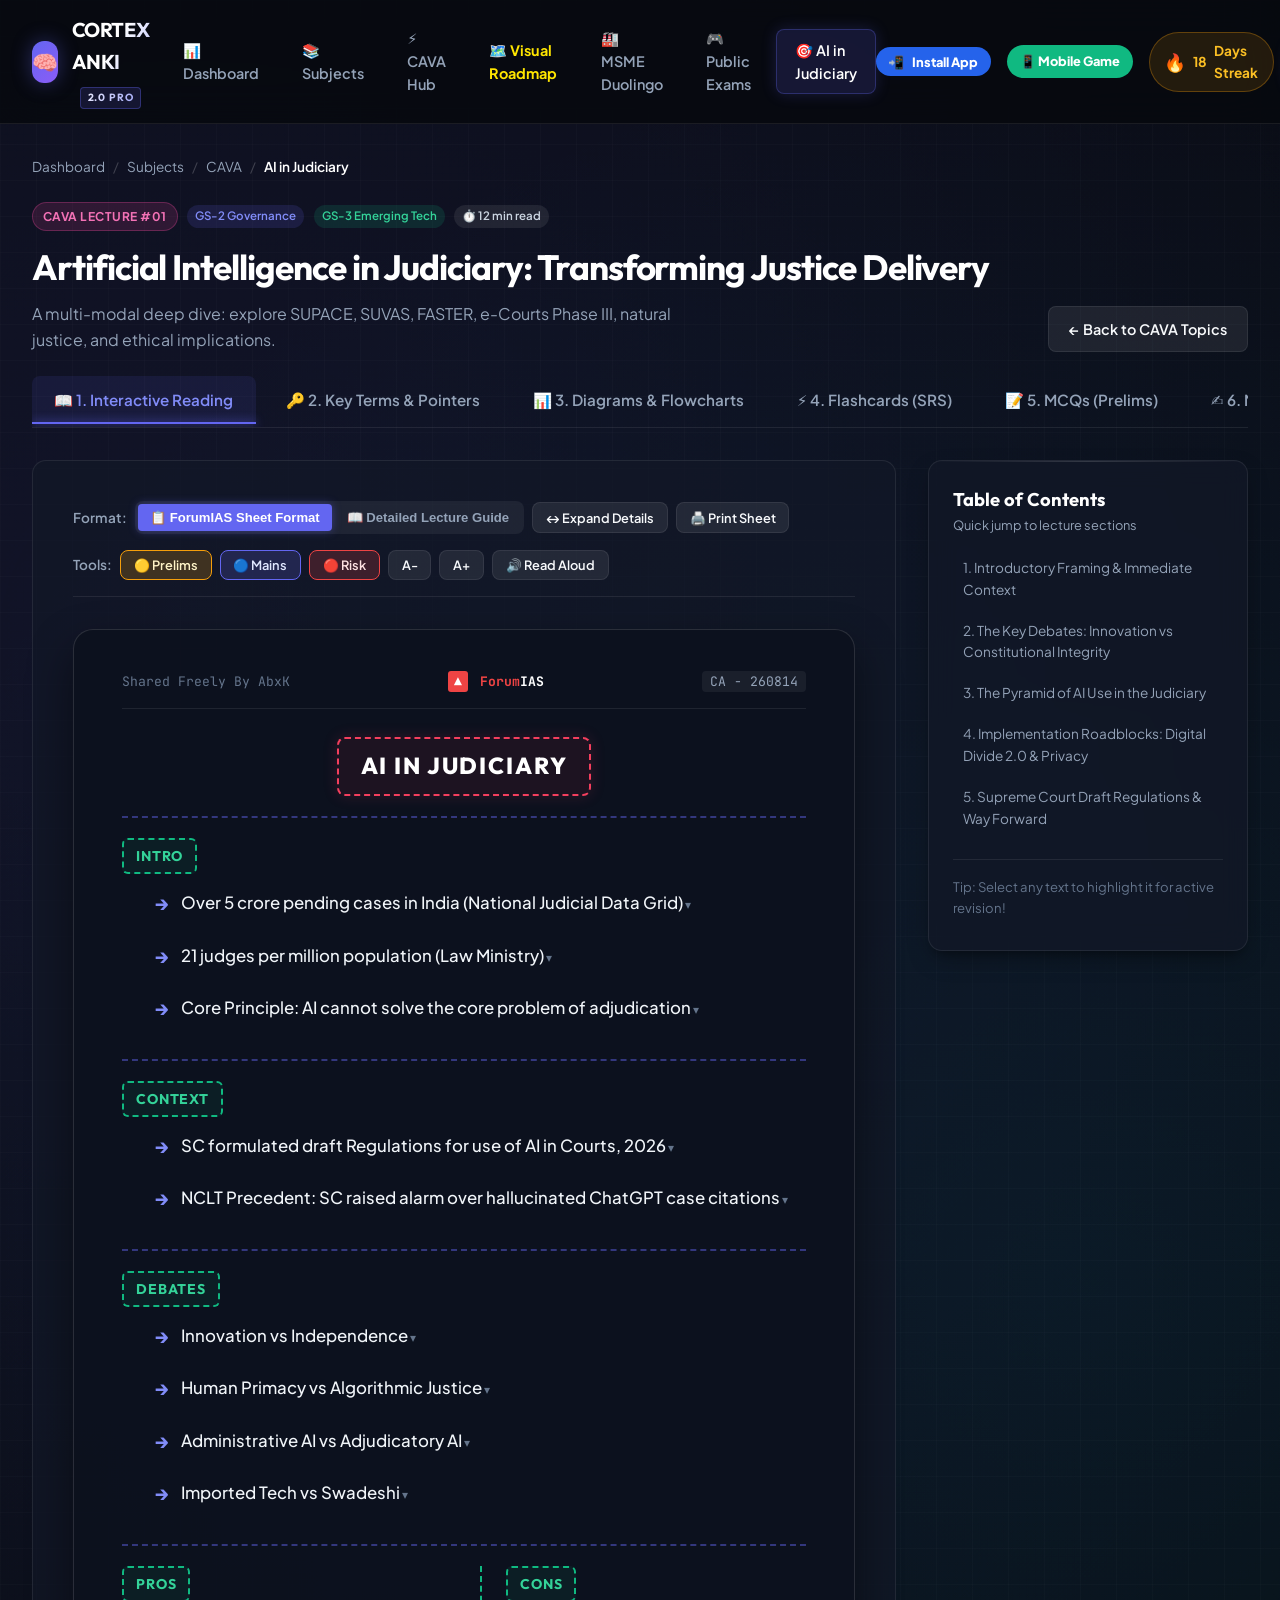
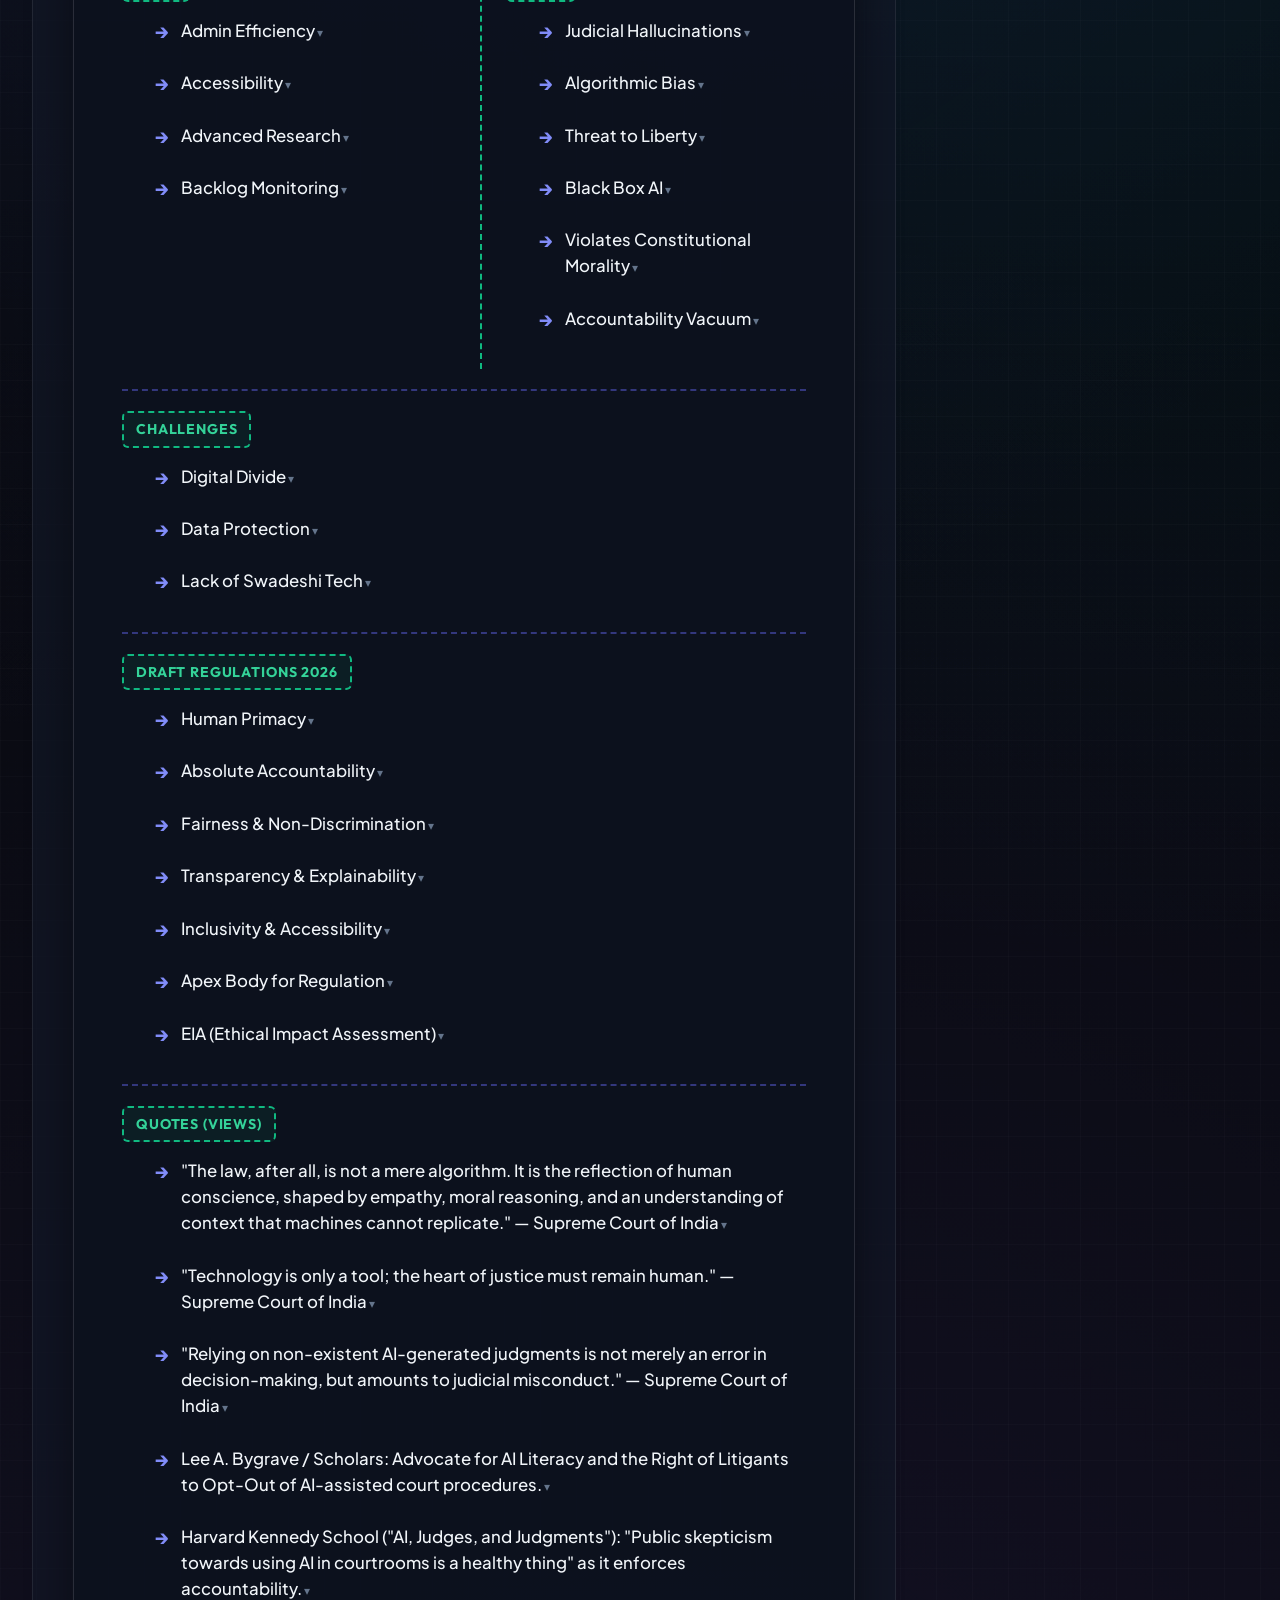
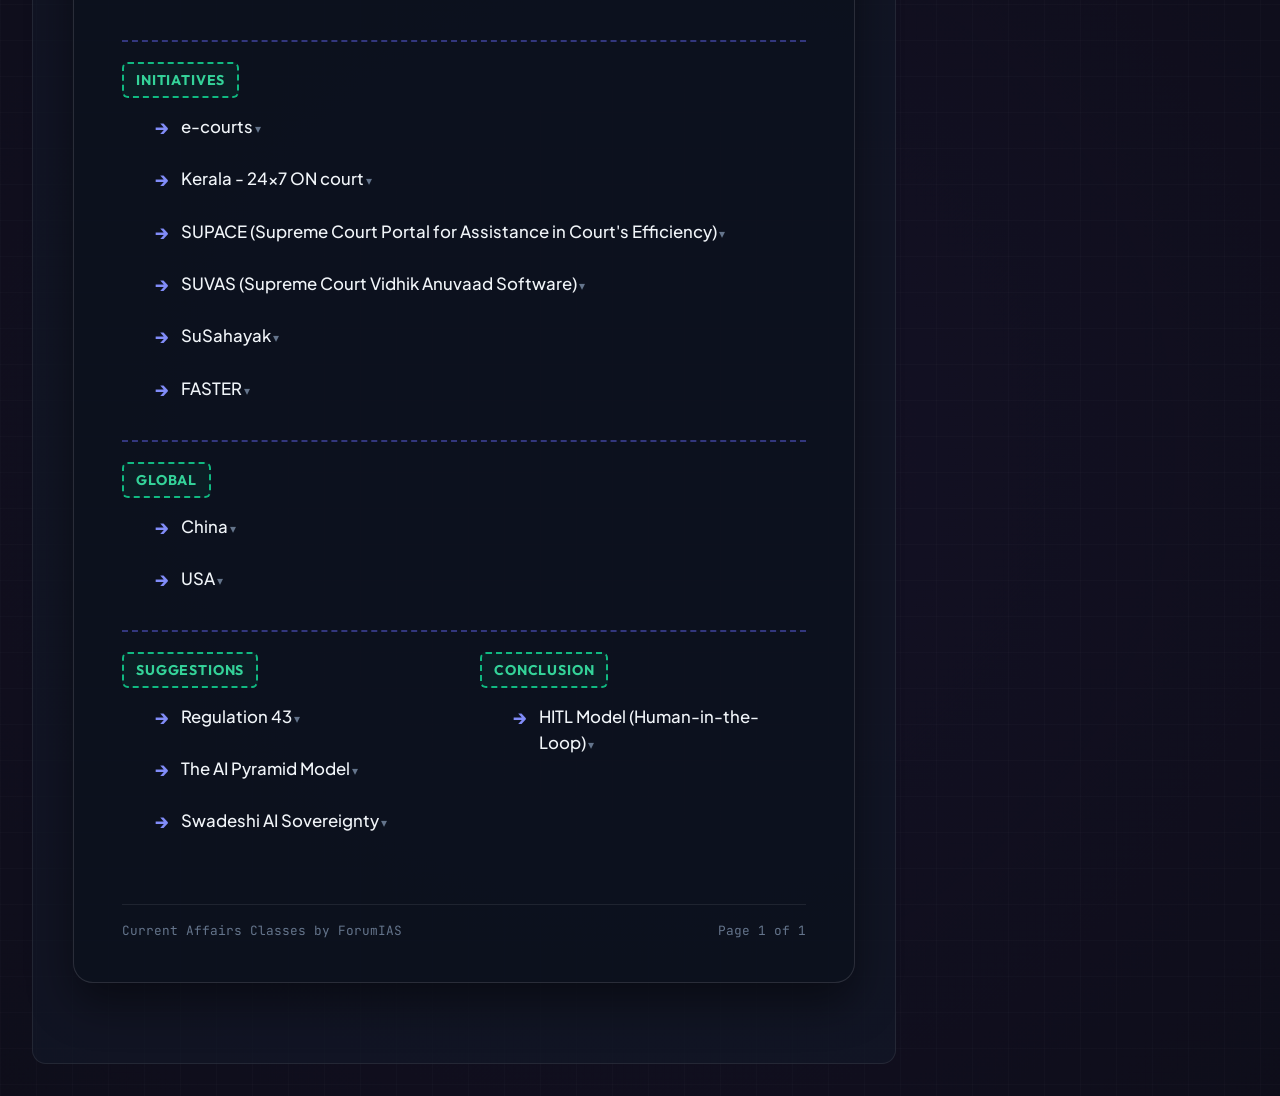
<file: topic_study.html>
<!DOCTYPE html>
<html lang="en">
<head>
  <meta charset="UTF-8">
  <meta name="viewport" content="width=device-width, initial-scale=1.0">
  <title>AI in Judiciary | Comprehensive UPSC Study Suite | Cortex Anki 2.0</title>
  <meta name="description" content="Master AI in Judiciary with interactive reading, Prelims & Mains pointers, diagrams, Anki SRS flashcards, MCQs, and Mains answer writing.">
  <link rel="manifest" href="manifest.json">
  <link rel="icon" type="image/png" sizes="192x192" href="icons/icon-192.png">
  <link rel="icon" type="image/png" sizes="32x32" href="icons/favicon-32.png">
  <link rel="apple-touch-icon" href="icons/apple-touch-icon.png">
  <meta name="mobile-web-app-capable" content="yes">
  <meta name="apple-mobile-web-app-capable" content="yes">
  <meta name="apple-mobile-web-app-status-bar-style" content="black-translucent">
  <meta name="apple-mobile-web-app-title" content="Cortex Quest">
  <link rel="stylesheet" href="style.css">
  <style>
    /* Sticky Top Reading Progress Bar */
    #reading-progress-indicator {
      position: fixed;
      top: 0;
      left: 0;
      height: 3px;
      background: linear-gradient(90deg, var(--primary) 0%, var(--secondary) 100%);
      width: 0%;
      z-index: 9999;
      transition: width 0.1s linear;
    }
  </style>
</head>
<body>

  <!-- Top Scroll Progress -->
  <div id="reading-progress-indicator"></div>

  <!-- Navigation Bar -->
  <nav class="navbar" id="main-nav">
    <a href="index.html" class="nav-brand" id="brand-logo">
      <div class="brand-icon">🧠</div>
      <div class="brand-text">
        <h1>CORTEX ANKI <span class="brand-badge">2.0 Pro</span></h1>
      </div>
    </a>

    <ul class="nav-links">
      <li><a href="index.html" class="nav-link" id="nav-dashboard">📊 Dashboard</a></li>
      <li><a href="subjects.html" class="nav-link" id="nav-subjects">📚 Subjects</a></li>
      <li><a href="cava.html" class="nav-link" id="nav-cava">⚡ CAVA Hub</a></li>
      <li><a href="roadmap_notes.html" class="nav-link" id="nav-roadmap" style="color:#ffe600; font-weight:700;">🗺️ Visual Roadmap</a></li>
      <li><a href="msme_duo.html" class="nav-link" id="nav-duo-msme">🏭 MSME Duolingo</a></li>
      <li><a href="public_exam_duo.html" class="nav-link" id="nav-duo-exam">🎮 Public Exams</a></li>
      <li><a href="topic_study.html" class="nav-link active" id="nav-study">🎯 AI in Judiciary</a></li>
    </ul>

    <div class="nav-actions">
      <button class="btn btn-sm btn-pwa-install" id="nav-install-btn" onclick="window.triggerPwaInstall()" style="background:#2563eb; color:#fff; font-weight:800; border-radius:999px; text-decoration:none;" title="Install on Google Chrome">
        <span>📲</span> Install App
      </button>
      <a href="mobile/index.html" class="btn btn-sm" style="background:#10b981; color:#fff; font-weight:800; border-radius:999px; text-decoration:none;" id="btn-nav-mobile-game">
        📱 Mobile Game
      </a>
      <div class="streak-pill">
        <span class="streak-flame">🔥</span>
        <span class="streak-number">18</span> Days Streak
      </div>
      <button class="btn btn-primary btn-open-upload">
        <span>+</span> Upload Lecture
      </button>
    </div>
  </nav>

  <!-- Main Container -->
  <main class="page-container">
    
    <!-- Breadcrumbs -->
    <nav class="breadcrumbs" aria-label="Breadcrumb">
      <a href="index.html">Dashboard</a>
      <span class="separator">/</span>
      <a href="subjects.html">Subjects</a>
      <span class="separator">/</span>
      <a href="cava.html">CAVA</a>
      <span class="separator">/</span>
      <span class="current" id="breadcrumb-topic">AI in Judiciary</span>
    </nav>

    <!-- Topic Header -->
    <header class="page-header" style="margin-bottom: 1.5rem;">
      <div class="page-header-content">
        <div style="display:flex; align-items:center; gap:0.6rem; margin-bottom:0.5rem; flex-wrap:wrap;">
          <span class="subject-tag tag-cava" style="margin-bottom:0;">CAVA Lecture #01</span>
          <span class="badge badge-primary">GS-2 Governance</span>
          <span class="badge badge-success">GS-3 Emerging Tech</span>
          <span class="badge" style="background:rgba(255,255,255,0.08); color:#cbd5e1;">⏱️ 12 min read</span>
        </div>
        <h2 id="study-topic-title">Artificial Intelligence in Judiciary: Transforming Justice Delivery</h2>
        <p>A multi-modal deep dive: explore SUPACE, SUVAS, FASTER, e-Courts Phase III, natural justice, and ethical implications.</p>
      </div>

      <div class="header-actions">
        <a href="cava.html" class="btn btn-secondary">
          ← Back to CAVA Topics
        </a>
      </div>
    </header>

    <!-- Study Navigation Tabs (All 6 Features) -->
    <nav class="study-nav-tabs" aria-label="Study Modules Navigation">
      <button class="study-tab-btn active" data-target="pane-reading" id="tab-reading">
        📖 1. Interactive Reading
      </button>
      <button class="study-tab-btn" data-target="pane-terms" id="tab-terms">
        🔑 2. Key Terms & Pointers
      </button>
      <button class="study-tab-btn" data-target="pane-diagrams" id="tab-diagrams">
        📊 3. Diagrams & Flowcharts
      </button>
      <button class="study-tab-btn" data-target="pane-flashcards" id="tab-flashcards">
        ⚡ 4. Flashcards (SRS)
      </button>
      <button class="study-tab-btn" data-target="pane-mcqs" id="tab-mcqs">
        📝 5. MCQs (Prelims)
      </button>
      <button class="study-tab-btn" data-target="pane-mains" id="tab-mains">
        ✍️ 6. Mains Questions
      </button>
    </nav>

    <!-- TAB 1: INTERACTIVE READING -->
    <section class="tab-pane active" id="pane-reading">
      <div class="reading-layout">
        
        <!-- Reading Main Text -->
        <article class="reading-content" id="reading-article-box">
          
          <!-- Annotation & Reading Controls -->
          <div class="reading-toolbar">
            <div style="display:flex; align-items:center; gap:0.5rem; flex-wrap:wrap;">
              <span style="font-size:0.85rem; color:var(--text-muted); font-weight:600;">Format:</span>
              <div class="reading-view-selector" id="view-mode-selector">
                <button class="view-btn active" data-view="sheet" id="btn-view-sheet">📋 ForumIAS Sheet Format</button>
                <button class="view-btn" data-view="essay" id="btn-view-essay">📖 Detailed Lecture Guide</button>
              </div>
              <button class="btn btn-sm btn-secondary" id="btn-toggle-all-details" title="Expand or collapse bullet explanations">
                ↔ Expand Details
              </button>
              <button class="btn btn-sm btn-secondary" id="btn-print-sheet" title="Print or save note sheet">
                🖨️ Print Sheet
              </button>
            </div>

            <div style="display:flex; align-items:center; gap:0.5rem; flex-wrap:wrap;">
              <span style="font-size:0.85rem; color:var(--text-muted); font-weight:600;">Tools:</span>
              <button class="btn btn-sm btn-secondary btn-hl" data-hl="hl-prelims" style="background:rgba(245,158,11,0.2); border-color:#f59e0b; color:#fef3c7;">
                🟡 Prelims
              </button>
              <button class="btn btn-sm btn-secondary btn-hl" data-hl="hl-mains" style="background:rgba(99,102,241,0.2); border-color:#6366f1; color:#e0e7ff;">
                🔵 Mains
              </button>
              <button class="btn btn-sm btn-secondary btn-hl" data-hl="hl-critical" style="background:rgba(239,68,68,0.2); border-color:#ef4444; color:#fee2e2;">
                🔴 Risk
              </button>
              <button class="btn btn-sm btn-secondary" id="btn-font-decrease">A-</button>
              <button class="btn btn-sm btn-secondary" id="btn-font-increase">A+</button>
              <button class="btn btn-sm btn-secondary" id="btn-read-aloud">🔊 Read Aloud</button>
            </div>
          </div>

          <!-- ForumIAS PDF Notes Sheet Format (Default Active) -->
          <div id="reading-sheet-container"></div>

          <!-- Detailed Long-form Essay Guide (Toggleable) -->
          <div id="reading-body-container" style="display:none;"></div>

        </article>

        <!-- Sidebar / Table of Contents -->
        <aside class="reading-sidebar">
          <div class="glass-card toc-card">
            <h4 style="font-family:var(--font-display); font-size:1.15rem; color:#fff;">Table of Contents</h4>
            <p style="font-size:0.8rem; color:var(--text-muted);">Quick jump to lecture sections</p>
            <ul class="toc-list" id="reading-toc-list"></ul>

            <div style="margin-top:1.5rem; padding-top:1rem; border-top:1px solid var(--border-subtle);">
              <div style="font-size:0.82rem; color:var(--text-dim); margin-bottom:0.5rem;">Tip: Select any text to highlight it for active revision!</div>
            </div>
          </div>
        </aside>

      </div>
    </section>

    <!-- TAB 2: KEY TERMS & PRELIMS / MAINS POINTERS -->
    <section class="tab-pane" id="pane-terms">
      
      <!-- Key Terms Glossary -->
      <div style="margin-bottom: 2.5rem;">
        <div style="display:flex; justify-content:space-between; align-items:center; margin-bottom:1.25rem;">
          <div>
            <h3 style="font-family:var(--font-display); font-size:1.45rem; color:#fff;">Core Institutional Terms & Platforms</h3>
            <p style="font-size:0.88rem; color:var(--text-muted);">Definitions, operational limits, and mandates for direct use in Prelims and Mains.</p>
          </div>
        </div>
        <div class="pointers-grid" id="key-terms-container"></div>
      </div>

      <!-- Prelims vs Mains Two-Column Grid -->
      <div class="dashboard-grid">
        
        <!-- High-Yield Prelims Pointers -->
        <div class="col-6">
          <div class="glass-card" style="height:100%;">
            <div style="display:flex; align-items:center; gap:0.6rem; margin-bottom:1.2rem;">
              <span class="badge badge-warning" style="font-size:0.85rem; padding:4px 10px;">Prelims Factual Radar</span>
            </div>
            <h4 style="font-family:var(--font-display); font-size:1.25rem; color:#fff; margin-bottom:1rem;">High-Yield Traps & Milestones</h4>
            <ul id="prelims-pointers-list" style="list-style:none; padding-left:0;"></ul>
          </div>
        </div>

        <!-- Mains Answer-Writing Dimensions -->
        <div class="col-6">
          <div class="glass-card" style="height:100%;">
            <div style="display:flex; align-items:center; gap:0.6rem; margin-bottom:1.2rem;">
              <span class="badge badge-primary" style="font-size:0.85rem; padding:4px 10px;">Mains Multi-Dimensional Matrix</span>
            </div>
            <h4 style="font-family:var(--font-display); font-size:1.25rem; color:#fff; margin-bottom:1rem;">Value-Addition Vectors</h4>
            <div style="display:flex; flex-direction:column; gap:1rem;" id="mains-pointers-grid"></div>
          </div>
        </div>

      </div>
    </section>

    <!-- TAB 3: DIAGRAMS & FLOWCHARTS -->
    <section class="tab-pane" id="pane-diagrams">
      <div class="diagram-stage">
        <div style="text-align:center; max-width:700px; margin:0 auto 2rem auto;">
          <span class="badge badge-primary" style="margin-bottom:0.5rem;">Visual Workflow</span>
          <h3 style="font-family:var(--font-display); font-size:1.75rem; color:#fff;">AI Pipeline in Case Management</h3>
          <p style="font-size:0.92rem; color:var(--text-muted);">
            End-to-end integration of automated scrutiny, smart docketing, vernacular translation, pre-trial research, and secured transmission.
          </p>
        </div>

        <div class="flowchart-wrapper" id="flowchart-steps-container"></div>

        <!-- Comparative System Architecture Matrix -->
        <div style="margin-top: 3rem; padding-top: 2rem; border-top: 1px solid var(--border-subtle);">
          <h4 style="font-family:var(--font-display); font-size:1.35rem; color:#fff; margin-bottom:1rem; text-align:center;">
            Dichotomy Matrix: Transformative Dividends vs Existential Constitutional Perils
          </h4>

          <div style="display:grid; grid-template-columns:repeat(auto-fit, minmax(320px, 1fr)); gap:1.5rem; margin-top:1.5rem;">
            
            <div style="background:rgba(16,185,129,0.06); border:1px solid rgba(16,185,129,0.25); border-radius:var(--radius-md); padding:1.5rem;">
              <h5 style="color:#34d399; font-size:1.1rem; margin-bottom:0.75rem; display:flex; align-items:center; gap:0.5rem;">
                <span>✓</span> Operational & Access Dividends
              </h5>
              <ul style="padding-left:1.2rem; line-height:1.7; color:#e2e8f0; font-size:0.92rem;">
                <li><strong>Turnaround Acceleration:</strong> Reduces registry scrutiny latency from 3 weeks to under 30 seconds.</li>
                <li><strong>Linguistic Inclusivity:</strong> 16+ Indian regional languages translated via SUVAS (Article 39A).</li>
                <li><strong>De-cluttering Rosters:</strong> Automated settlement of non-contested traffic e-Challans.</li>
                <li><strong>Undertrial Rights:</strong> Cryptographic instant delivery of bail via FASTER (Article 21).</li>
              </ul>
            </div>

            <div style="background:rgba(239,68,68,0.06); border:1px solid rgba(239,68,68,0.25); border-radius:var(--radius-md); padding:1.5rem;">
              <h5 style="color:#f87171; font-size:1.1rem; margin-bottom:0.75rem; display:flex; align-items:center; gap:0.5rem;">
                <span>⚠</span> Constitutional & Ethical Perils
              </h5>
              <ul style="padding-left:1.2rem; line-height:1.7; color:#e2e8f0; font-size:0.92rem;">
                <li><strong>Black-Box Inscrutability:</strong> Inability to generate reasoned speaking orders violates natural justice.</li>
                <li><strong>Re-encoding Societal Biases:</strong> Predictive scoring risks institutionalizing prejudice against marginalized groups.</li>
                <li><strong>Digital Stratification:</strong> Rural trial courts lack high-speed connectivity, creating unequal justice tiers.</li>
                <li><strong>Erosion of Judicial Conscience:</strong> Syllogistic code cannot express moral equity or human mercy.</li>
              </ul>
            </div>

          </div>
        </div>

      </div>
    </section>

    <!-- TAB 4: FLASHCARDS (ANKI SPACED REPETITION ENGINE) -->
    <section class="tab-pane" id="pane-flashcards">
      <div class="flashcard-arena">
        
        <!-- Header & Card Status Bar -->
        <div class="card-deck-header">
          <div>
            <h3 style="font-family:var(--font-display); font-size:1.4rem; color:#fff;">Spaced Repetition Active Recall</h3>
            <p style="font-size:0.82rem; color:var(--text-muted);">Keyboard: [Space] Flip • [1] Again • [2] Hard • [3] Good • [4] Easy</p>
          </div>
          <div class="srs-counter-badge">
            <span class="srs-tag new" id="srs-card-counter">Card 1 of 6</span>
          </div>
        </div>

        <div class="progress-bar-container" style="margin-bottom:1.5rem;">
          <div class="progress-bar-fill" id="srs-progress-bar" style="width: 16%;"></div>
        </div>

        <!-- 3D Flippable Flashcard -->
        <div class="card-flip-perspective" id="card-perspective">
          <div class="card-flipper" id="card-flipper">
            
            <!-- Front Face -->
            <div class="card-face card-front">
              <span class="card-category-badge" id="card-category-front">Supreme Court Initiative</span>
              
              <div class="card-prompt-text" id="card-prompt-front">
                What is SUPACE in the Indian Judiciary and does it possess sovereign decision-making powers?
              </div>

              <div class="card-click-hint">
                <span>🔄 Click anywhere or press <strong>Space</strong> to reveal answer</span>
              </div>
            </div>

            <!-- Back Face -->
            <div class="card-face card-back">
              <span class="card-category-badge" style="background:rgba(16,185,129,0.15); color:#34d399; border-color:rgba(16,185,129,0.3);" id="card-category-back">
                Model Recall Answer
              </span>

              <div class="card-answer-text" id="card-answer-back">
                Answer content loads here...
              </div>

              <div class="card-click-hint">
                <span>Rate your memory retention below</span>
              </div>
            </div>

          </div>
        </div>

        <!-- SRS Rating Controls (SM-2 Buttons) -->
        <div class="srs-control-bar" id="srs-controls-wrapper" style="opacity: 0.5; transition: var(--trans-fast);">
          <button class="srs-btn btn-srs btn-srs-again" data-rating="1">
            <span class="srs-interval">&lt; 1 min</span>
            <span class="srs-label">1. Again</span>
          </button>
          <button class="srs-btn btn-srs btn-srs-hard" data-rating="2">
            <span class="srs-interval">12 hours</span>
            <span class="srs-label">2. Hard</span>
          </button>
          <button class="srs-btn btn-srs btn-srs-good" data-rating="3">
            <span class="srs-interval">1 day</span>
            <span class="srs-label">3. Good</span>
          </button>
          <button class="srs-btn btn-srs btn-srs-easy" data-rating="4">
            <span class="srs-interval">4 days</span>
            <span class="srs-label">4. Easy</span>
          </button>
        </div>

      </div>
    </section>

    <!-- TAB 5: MCQs (PRELIMS EXAM SIMULATOR) -->
    <section class="tab-pane" id="pane-mcqs">
      <div class="mcq-container">
        
        <div style="display:flex; justify-content:space-between; align-items:center; margin-bottom:1.5rem; flex-wrap:wrap; gap:1rem;">
          <div>
            <h3 style="font-family:var(--font-display); font-size:1.45rem; color:#fff;">UPSC Prelims Simulated MCQs</h3>
            <p style="font-size:0.85rem; color:var(--text-muted);">Standard statement-based questions with instant feedback and comprehensive explanations.</p>
          </div>
          <div style="display:flex; align-items:center; gap:0.75rem;">
            <span class="badge badge-primary" id="mcq-scoreboard" style="font-size:0.88rem; padding:6px 12px;">Score: 0/0 (0%)</span>
            <button class="btn btn-secondary btn-sm" id="btn-reset-mcqs">🔄 Reset Quiz</button>
          </div>
        </div>

        <!-- Container for dynamically injected MCQs -->
        <div id="mcq-questions-container"></div>

      </div>
    </section>

    <!-- TAB 6: MAINS QUESTIONS & ANSWER WRITING -->
    <section class="tab-pane" id="pane-mains">
      <div class="mains-container">
        
        <div class="mains-question-box">
          <div style="display:flex; justify-content:space-between; align-items:center; margin-bottom:1rem; flex-wrap:wrap; gap:0.5rem;">
            <span class="badge badge-primary">UPSC Mains GS Paper 2 • 15 Marks • 250 Words</span>
            <div style="display:flex; align-items:center; gap:0.75rem;">
              <span style="font-family:var(--font-mono); font-size:1.1rem; color:#fbbf24; font-weight:700;" id="mains-timer-display">11:00</span>
              <button class="btn btn-sm btn-secondary" id="btn-toggle-timer">▶ Start Timer</button>
            </div>
          </div>

          <div class="mains-prompt" id="mains-question-prompt">
            Critically evaluate the potential and perils of integrating Artificial Intelligence into the Indian judicial framework. Can automated algorithms ever truly substitute the human virtue of compassionate justice? (15 Marks, 250 Words)
          </div>

          <div class="mains-toolbar">
            <span id="mains-word-count">0 / 250 Words</span>
            <span style="color:var(--text-dim); font-size:0.8rem;">Auto-saves continuously in local memory</span>
          </div>

          <textarea class="mains-editor" id="mains-answer-text" placeholder="Draft your structured answer here (Introduction hook, Opportunities vs Constitutional perils, Human-in-the-Loop Way Forward)..."></textarea>

          <div style="margin-top:1.25rem; display:flex; justify-content:flex-end;">
            <button class="btn btn-primary" id="btn-reveal-model">
              👁️ Reveal Model Answer & Evaluation Rubric
            </button>
          </div>
        </div>

        <!-- Model Answer Dropdown Box -->
        <div class="mains-model-answer" id="mains-model-content"></div>

      </div>
    </section>

  </main>

  <!-- Global Upload Lecture Modal -->
  <div class="modal-overlay" id="upload-modal">
    <div class="modal-content">
      <button class="modal-close-btn" id="close-upload-modal">&times;</button>
      <h3 style="font-family:var(--font-display); font-size:1.5rem; margin-bottom:0.4rem; color:#fff;">Upload / Ingest Lecture</h3>
      <p style="font-size:0.88rem; color:var(--text-muted); margin-bottom:1.5rem;">
        Paste your complete lecture transcript or notes here to auto-generate study modules.
      </p>

      <form id="upload-lecture-form">
        <div class="form-group">
          <label class="form-label" for="lecture-title-input">Lecture / Topic Title</label>
          <input type="text" id="lecture-title-input" class="form-input" placeholder="e.g. AI in Judiciary" required>
        </div>

        <div class="form-group">
          <label class="form-label" for="lecture-subject-select">Assign to Subject</label>
          <select id="lecture-subject-select" class="form-select">
            <option value="cava" selected>CAVA (Current Affairs & Value Addition)</option>
            <option value="gs2">GS-2: Governance & Constitution</option>
            <option value="gs3">GS-3: Science, Tech & Economy</option>
            <option value="gs4">GS-4: Ethics & Integrity</option>
          </select>
        </div>

        <div class="form-group">
          <label class="form-label" for="lecture-file-input">Or Upload Text/Markdown File</label>
          <input type="file" id="lecture-file-input" class="form-input" accept=".txt,.md,.json">
        </div>

        <div class="form-group">
          <label class="form-label" for="lecture-raw-text">Paste Lecture Transcript / Notes</label>
          <textarea id="lecture-raw-text" class="form-textarea" rows="8" placeholder="Paste entire lecture or notes here..."></textarea>
        </div>

        <div style="display:flex; justify-content:flex-end; gap:0.75rem; margin-top:1.5rem;">
          <button type="button" class="btn btn-secondary" id="cancel-upload">Cancel</button>
          <button type="submit" class="btn btn-primary" id="btn-submit-upload">Process & Ingest Lecture</button>
        </div>
      </form>
    </div>
  </div>

  <!-- Scripts -->
  <script src="lecture_data.js"></script>
  <script src="app.js"></script>
  <script src="study_module.js"></script>
  <script src="pwa_installer.js"></script>
</body>
</html>
</file>
<file: style.css>
/* ==========================================================================
   CORTEX ANKI 2.0 - ULTRA-PREMIUM DESIGN SYSTEM
   Modern, Dark Glassmorphism, Micro-interactions, Elegant UPSC/Exam Suite
   ========================================================================== */

@import url('https://fonts.googleapis.com/css2?family=Outfit:wght@400;500;600;700;800&family=Plus+Jakarta+Sans:ital,wght@0,300;0,400;0,500;0,600;0,700;0,800;1,400&family=JetBrains+Mono:wght@400;500;600&display=swap');

:root {
  /* Color Palette */
  --bg-dark: #07090e;
  --bg-surface: #0e1320;
  --bg-card: rgba(18, 24, 40, 0.72);
  --bg-card-hover: rgba(26, 34, 56, 0.85);
  --bg-glass: rgba(15, 23, 42, 0.65);
  
  /* Primary & Accents */
  --primary: #6366f1;
  --primary-hover: #4f46e5;
  --primary-glow: rgba(99, 102, 241, 0.35);
  --primary-light: #818cf8;
  
  --secondary: #06b6d4;
  --secondary-glow: rgba(6, 182, 212, 0.3);
  
  --accent-purple: #8b5cf6;
  --accent-pink: #ec4899;
  
  /* Semantic Status Colors */
  --success: #10b981;
  --success-glow: rgba(16, 185, 129, 0.25);
  --warning: #f59e0b;
  --warning-glow: rgba(245, 158, 11, 0.25);
  --danger: #ef4444;
  --danger-glow: rgba(239, 68, 68, 0.25);
  --info: #3b82f6;

  /* SRS Colors */
  --srs-again: #ef4444;
  --srs-hard: #f59e0b;
  --srs-good: #3b82f6;
  --srs-easy: #10b981;

  /* Typography */
  --font-main: 'Plus Jakarta Sans', system-ui, -apple-system, sans-serif;
  --font-display: 'Outfit', system-ui, sans-serif;
  --font-mono: 'JetBrains Mono', monospace;

  --text-main: #f8fafc;
  --text-muted: #94a3b8;
  --text-dim: #64748b;
  --text-bright: #ffffff;

  /* Borders & Shadows */
  --border-subtle: rgba(255, 255, 255, 0.08);
  --border-glow: rgba(99, 102, 241, 0.4);
  --border-card: rgba(255, 255, 255, 0.1);
  --shadow-sm: 0 4px 6px -1px rgba(0, 0, 0, 0.2);
  --shadow-md: 0 10px 25px -5px rgba(0, 0, 0, 0.35), 0 8px 10px -6px rgba(0, 0, 0, 0.3);
  --shadow-lg: 0 20px 40px -15px rgba(0, 0, 0, 0.5), 0 0 30px rgba(99, 102, 241, 0.15);
  --shadow-glow: 0 0 35px var(--primary-glow);

  /* Radius */
  --radius-sm: 8px;
  --radius-md: 14px;
  --radius-lg: 20px;
  --radius-xl: 28px;
  --radius-full: 9999px;

  /* Transitions */
  --trans-fast: 0.18s cubic-bezier(0.4, 0, 0.2, 1);
  --trans-normal: 0.3s cubic-bezier(0.4, 0, 0.2, 1);
  --trans-spring: 0.5s cubic-bezier(0.175, 0.885, 0.32, 1.275);
}

/* ==========================================================================
   SAMSUNG ONE UI THEME OVERRIDES (ONE UI 6 / 7)
   Pure AMOLED Dark Mode (#000000) & Soft Ceramic Porcelain Light Mode (#f2f4f8)
   ========================================================================== */

/* Samsung AMOLED Pure Black Dark Mode */
body.samsung-dark,
body.dark-theme {
  --bg-dark: #000000;
  --bg-surface: #0a0b0e;
  --bg-card: rgba(18, 18, 22, 0.9);
  --bg-card-hover: rgba(28, 28, 35, 0.95);
  --bg-glass: rgba(10, 11, 14, 0.85);
  
  --primary: #2c75ff;
  --primary-hover: #1054db;
  --primary-glow: rgba(44, 117, 255, 0.35);
  --primary-light: #609aff;
  --secondary: #2bd97c;
  
  --text-main: #ffffff;
  --text-muted: #9aa0a6;
  --text-dim: #717887;
  --text-bright: #ffffff;
  
  --border-subtle: rgba(255, 255, 255, 0.08);
  --border-card: rgba(255, 255, 255, 0.08);
  --border-glow: rgba(44, 117, 255, 0.4);
  
  background-color: #000000;
  color: #ffffff;
  background-image: 
    radial-gradient(circle at 15% 15%, rgba(44, 117, 255, 0.08) 0%, transparent 45%),
    radial-gradient(circle at 85% 30%, rgba(43, 217, 124, 0.06) 0%, transparent 40%),
    linear-gradient(rgba(255, 255, 255, 0.015) 1px, transparent 1px),
    linear-gradient(90deg, rgba(255, 255, 255, 0.015) 1px, transparent 1px);
}

/* Samsung Soft Ceramic Porcelain Light Mode */
body.samsung-light,
body.light-theme {
  --bg-dark: #f2f4f8;
  --bg-surface: #ffffff;
  --bg-card: #ffffff;
  --bg-card-hover: #f8fafc;
  --bg-glass: rgba(255, 255, 255, 0.94);
  
  --primary: #0072de;
  --primary-hover: #0056a8;
  --primary-glow: rgba(0, 114, 222, 0.25);
  --primary-light: #3894ed;
  --secondary: #00ba66;
  
  --text-main: #19191d;
  --text-muted: #555c6b;
  --text-dim: #7f8899;
  --text-bright: #0c0d10;
  
  --border-subtle: rgba(0, 0, 0, 0.07);
  --border-card: rgba(0, 0, 0, 0.08);
  --border-glow: rgba(0, 114, 222, 0.2);
  --shadow-sm: 0 2px 4px rgba(0, 0, 0, 0.03);
  --shadow-md: 0 4px 18px rgba(0, 0, 0, 0.04), 0 1px 3px rgba(0, 0, 0, 0.02);
  --shadow-lg: 0 12px 35px rgba(0, 0, 0, 0.07);
  
  background-color: #f2f4f8;
  color: #19191d;
  background-image: 
    radial-gradient(circle at 15% 15%, rgba(0, 114, 222, 0.05) 0%, transparent 45%),
    radial-gradient(circle at 85% 30%, rgba(0, 186, 102, 0.04) 0%, transparent 40%),
    linear-gradient(rgba(0, 0, 0, 0.015) 1px, transparent 1px),
    linear-gradient(90deg, rgba(0, 0, 0, 0.015) 1px, transparent 1px);
}

body.samsung-light .navbar,
body.light-theme .navbar {
  background: rgba(242, 244, 248, 0.95);
  border-bottom: 1.5px solid rgba(0, 0, 0, 0.07);
  backdrop-filter: blur(16px);
}

body.samsung-light .nav-brand h1,
body.light-theme .nav-brand h1 {
  color: #19191d;
}

body.samsung-light .nav-link,
body.light-theme .nav-link {
  color: #4b5563;
}

body.samsung-light .nav-link:hover,
body.samsung-light .nav-link.active,
body.light-theme .nav-link:hover,
body.light-theme .nav-link.active {
  color: #0072de;
}

body.samsung-light .card,
body.samsung-light .stat-card,
body.samsung-light .module-card,
body.light-theme .card,
body.light-theme .stat-card,
body.light-theme .module-card {
  background: #ffffff;
  border: 1px solid rgba(0, 0, 0, 0.08);
  box-shadow: 0 4px 18px rgba(0, 0, 0, 0.04);
  color: #19191d;
}

body.samsung-light .card-title,
body.samsung-light .stat-value,
body.samsung-light .page-header-content h1,
body.samsung-light .page-header-content h2,
body.light-theme .card-title,
body.light-theme .stat-value,
body.light-theme .page-header-content h1,
body.light-theme .page-header-content h2 {
  color: #19191d;
}

body.samsung-light .page-header-content p,
body.samsung-light .breadcrumbs,
body.light-theme .page-header-content p,
body.light-theme .breadcrumbs {
  color: #64748b;
}

body.samsung-light .breadcrumbs a,
body.light-theme .breadcrumbs a {
  color: #0072de;
}

body.samsung-light .streak-pill,
body.light-theme .streak-pill {
  background: #ffffff;
  border-color: rgba(0, 0, 0, 0.08);
  color: #19191d;
  box-shadow: 0 2px 6px rgba(0,0,0,0.04);
}

body.samsung-dark .streak-pill,
body.dark-theme .streak-pill {
  background: rgba(255, 255, 255, 0.08);
  border-color: rgba(255, 255, 255, 0.12);
  color: #ffffff;
}

body.samsung-light ::-webkit-scrollbar-track,
body.light-theme ::-webkit-scrollbar-track {
  background: #f2f4f8;
}

body.samsung-light ::-webkit-scrollbar-thumb,
body.light-theme ::-webkit-scrollbar-thumb {
  background: #cbd5e1;
}

/* Base Styles */
* {
  margin: 0;
  padding: 0;
  box-sizing: border-box;
}

body {
  font-family: var(--font-main);
  background-color: var(--bg-dark);
  color: var(--text-main);
  min-height: 100vh;
  line-height: 1.6;
  overflow-x: hidden;
  position: relative;
  background-image: 
    radial-gradient(circle at 15% 15%, rgba(99, 102, 241, 0.12) 0%, transparent 45%),
    radial-gradient(circle at 85% 30%, rgba(6, 182, 212, 0.08) 0%, transparent 40%),
    radial-gradient(circle at 50% 85%, rgba(139, 92, 246, 0.1) 0%, transparent 50%),
    linear-gradient(rgba(255, 255, 255, 0.015) 1px, transparent 1px),
    linear-gradient(90deg, rgba(255, 255, 255, 0.015) 1px, transparent 1px);
  background-size: 100% 100%, 100% 100%, 100% 100%, 36px 36px, 36px 36px;
}

/* Custom Scrollbar */
::-webkit-scrollbar {
  width: 8px;
  height: 8px;
}
::-webkit-scrollbar-track {
  background: var(--bg-surface);
}
::-webkit-scrollbar-thumb {
  background: rgba(255, 255, 255, 0.18);
  border-radius: var(--radius-full);
}
::-webkit-scrollbar-thumb:hover {
  background: var(--primary-light);
}

/* Navigation Bar */
.navbar {
  position: sticky;
  top: 0;
  z-index: 100;
  background: rgba(7, 9, 14, 0.82);
  backdrop-filter: blur(20px);
  -webkit-backdrop-filter: blur(20px);
  border-bottom: 1px solid var(--border-subtle);
  padding: 0.85rem 2rem;
  display: flex;
  align-items: center;
  justify-content: space-between;
}

.nav-brand {
  display: flex;
  align-items: center;
  gap: 0.85rem;
  text-decoration: none;
  color: inherit;
}

.brand-icon {
  width: 42px;
  height: 42px;
  background: linear-gradient(135deg, var(--primary) 0%, var(--accent-purple) 100%);
  border-radius: 12px;
  display: flex;
  align-items: center;
  justify-content: center;
  box-shadow: 0 0 20px var(--primary-glow);
  color: #fff;
  font-size: 1.3rem;
  font-weight: 800;
}

.brand-text h1 {
  font-family: var(--font-display);
  font-size: 1.25rem;
  font-weight: 700;
  background: linear-gradient(120deg, #fff 40%, var(--primary-light) 100%);
  -webkit-background-clip: text;
  -webkit-text-fill-color: transparent;
  letter-spacing: -0.02em;
}

.brand-badge {
  font-size: 0.65rem;
  font-weight: 700;
  text-transform: uppercase;
  letter-spacing: 0.08em;
  padding: 2px 7px;
  background: rgba(99, 102, 241, 0.15);
  border: 1px solid rgba(99, 102, 241, 0.35);
  color: var(--primary-light);
  border-radius: 4px;
  margin-left: 0.5rem;
  display: inline-block;
}

.nav-links {
  display: flex;
  align-items: center;
  gap: 0.5rem;
  list-style: none;
}

.nav-link {
  padding: 0.55rem 1.1rem;
  border-radius: var(--radius-sm);
  color: var(--text-muted);
  text-decoration: none;
  font-size: 0.9rem;
  font-weight: 600;
  transition: var(--trans-fast);
  display: flex;
  align-items: center;
  gap: 0.45rem;
}

.nav-link:hover {
  color: var(--text-bright);
  background: rgba(255, 255, 255, 0.05);
}

.nav-link.active {
  color: #fff;
  background: rgba(99, 102, 241, 0.16);
  border: 1px solid rgba(99, 102, 241, 0.3);
  box-shadow: 0 0 15px rgba(99, 102, 241, 0.2);
}

.nav-actions {
  display: flex;
  align-items: center;
  gap: 1rem;
}

.streak-pill {
  display: flex;
  align-items: center;
  gap: 0.45rem;
  background: rgba(245, 158, 11, 0.12);
  border: 1px solid rgba(245, 158, 11, 0.3);
  padding: 0.45rem 0.9rem;
  border-radius: var(--radius-full);
  color: #fbbf24;
  font-size: 0.85rem;
  font-weight: 700;
}

.streak-flame {
  font-size: 1.1rem;
  animation: flicker 1.8s infinite alternate;
}

@keyframes flicker {
  0% { transform: scale(1); filter: drop-shadow(0 0 3px rgba(245, 158, 11, 0.5)); }
  100% { transform: scale(1.15) rotate(4deg); filter: drop-shadow(0 0 8px rgba(245, 158, 11, 0.9)); }
}

/* Button Component */
.btn {
  display: inline-flex;
  align-items: center;
  justify-content: center;
  gap: 0.5rem;
  padding: 0.65rem 1.25rem;
  border-radius: var(--radius-sm);
  font-size: 0.9rem;
  font-weight: 600;
  font-family: inherit;
  text-decoration: none;
  cursor: pointer;
  border: none;
  transition: var(--trans-fast);
  white-space: nowrap;
}

.btn-primary {
  background: linear-gradient(135deg, var(--primary) 0%, #4f46e5 100%);
  color: #fff;
  box-shadow: 0 4px 15px rgba(99, 102, 241, 0.4);
}
.btn-primary:hover {
  background: linear-gradient(135deg, #7174ff 0%, #5b54fa 100%);
  box-shadow: 0 6px 20px rgba(99, 102, 241, 0.6);
  transform: translateY(-1px);
}

.btn-secondary {
  background: rgba(255, 255, 255, 0.08);
  border: 1px solid var(--border-subtle);
  color: var(--text-main);
}
.btn-secondary:hover {
  background: rgba(255, 255, 255, 0.14);
  color: #fff;
  transform: translateY(-1px);
}

.btn-accent {
  background: linear-gradient(135deg, #06b6d4 0%, #3b82f6 100%);
  color: #fff;
  box-shadow: 0 4px 15px rgba(6, 182, 212, 0.35);
}
.btn-accent:hover {
  transform: translateY(-1px);
  box-shadow: 0 6px 20px rgba(6, 182, 212, 0.55);
}

.btn-sm {
  padding: 0.4rem 0.8rem;
  font-size: 0.8rem;
}

.btn-lg {
  padding: 0.85rem 1.75rem;
  font-size: 1.05rem;
  border-radius: var(--radius-md);
}

/* Glass Card */
.glass-card {
  background: var(--bg-card);
  backdrop-filter: blur(14px);
  -webkit-backdrop-filter: blur(14px);
  border: 1px solid var(--border-subtle);
  border-radius: var(--radius-md);
  padding: 1.5rem;
  box-shadow: var(--shadow-md);
  transition: var(--trans-normal);
  position: relative;
  overflow: hidden;
}

.glass-card::before {
  content: '';
  position: absolute;
  top: 0;
  left: 0;
  right: 0;
  height: 1px;
  background: linear-gradient(90deg, transparent, rgba(255, 255, 255, 0.15), transparent);
}

.glass-card:hover {
  border-color: rgba(255, 255, 255, 0.18);
  box-shadow: var(--shadow-lg);
}

/* Page Container */
.page-container {
  max-width: 1400px;
  margin: 0 auto;
  padding: 2rem;
}

/* Breadcrumbs */
.breadcrumbs {
  display: flex;
  align-items: center;
  gap: 0.5rem;
  font-size: 0.85rem;
  color: var(--text-dim);
  margin-bottom: 1.5rem;
}

.breadcrumbs a {
  color: var(--text-muted);
  text-decoration: none;
  transition: var(--trans-fast);
}

.breadcrumbs a:hover {
  color: var(--primary-light);
}

.breadcrumbs span.separator {
  color: rgba(255, 255, 255, 0.2);
}

.breadcrumbs span.current {
  color: var(--text-bright);
  font-weight: 600;
}

/* Page Header */
.page-header {
  margin-bottom: 2.2rem;
  display: flex;
  justify-content: space-between;
  align-items: flex-end;
  flex-wrap: wrap;
  gap: 1.25rem;
}

.page-header-content h2 {
  font-family: var(--font-display);
  font-size: 2.2rem;
  font-weight: 700;
  letter-spacing: -0.03em;
  color: var(--text-bright);
  margin-bottom: 0.35rem;
}

.page-header-content p {
  color: var(--text-muted);
  font-size: 1rem;
  max-width: 650px;
}

/* Dashboard Grid */
.dashboard-grid {
  display: grid;
  grid-template-columns: repeat(12, 1fr);
  gap: 1.5rem;
  margin-bottom: 2.5rem;
}

.col-12 { grid-column: span 12; }
.col-8 { grid-column: span 8; }
.col-6 { grid-column: span 6; }
.col-4 { grid-column: span 4; }
.col-3 { grid-column: span 3; }

@media (max-width: 1100px) {
  .col-8, .col-4 { grid-column: span 12; }
  .col-6 { grid-column: span 12; }
  .col-3 { grid-column: span 6; }
}

@media (max-width: 650px) {
  .col-3 { grid-column: span 12; }
  .page-container { padding: 1rem; }
  .navbar { padding: 0.85rem 1rem; }
}

/* Metric Cards */
.metric-card {
  display: flex;
  align-items: center;
  gap: 1.25rem;
}

.metric-icon-wrap {
  width: 54px;
  height: 54px;
  border-radius: var(--radius-sm);
  display: flex;
  align-items: center;
  justify-content: center;
  font-size: 1.5rem;
  flex-shrink: 0;
}

.metric-icon-indigo { background: rgba(99, 102, 241, 0.15); color: #818cf8; border: 1px solid rgba(99, 102, 241, 0.3); }
.metric-icon-cyan { background: rgba(6, 182, 212, 0.15); color: #22d3ee; border: 1px solid rgba(6, 182, 212, 0.3); }
.metric-icon-amber { background: rgba(245, 158, 11, 0.15); color: #fbbf24; border: 1px solid rgba(245, 158, 11, 0.3); }
.metric-icon-emerald { background: rgba(16, 185, 129, 0.15); color: #34d399; border: 1px solid rgba(16, 185, 129, 0.3); }

.metric-info h3 {
  font-size: 0.82rem;
  color: var(--text-muted);
  text-transform: uppercase;
  letter-spacing: 0.05em;
  font-weight: 600;
  margin-bottom: 0.2rem;
}

.metric-info .metric-val {
  font-family: var(--font-display);
  font-size: 1.85rem;
  font-weight: 700;
  color: var(--text-bright);
  line-height: 1.1;
}

.metric-info .metric-sub {
  font-size: 0.78rem;
  color: var(--text-dim);
  margin-top: 0.25rem;
}

/* Heatmap Section */
.heatmap-container {
  overflow-x: auto;
  padding: 1rem 0 0.5rem 0;
}

.heatmap-grid {
  display: flex;
  gap: 4px;
  min-width: 820px;
}

.heatmap-week {
  display: flex;
  flex-direction: column;
  gap: 4px;
}

.heatmap-cell {
  width: 14px;
  height: 14px;
  border-radius: 3px;
  background: rgba(255, 255, 255, 0.05);
  transition: var(--trans-fast);
  cursor: pointer;
  position: relative;
}

.heatmap-cell:hover {
  transform: scale(1.3);
  z-index: 10;
  box-shadow: 0 0 8px rgba(255, 255, 255, 0.3);
}

.heatmap-cell.level-0 { background: rgba(255, 255, 255, 0.04); }
.heatmap-cell.level-1 { background: rgba(99, 102, 241, 0.35); }
.heatmap-cell.level-2 { background: rgba(99, 102, 241, 0.6); }
.heatmap-cell.level-3 { background: rgba(99, 102, 241, 0.85); box-shadow: 0 0 6px var(--primary-glow); }
.heatmap-cell.level-4 { background: #818cf8; box-shadow: 0 0 10px rgba(129, 140, 248, 0.8); }

.heatmap-legend {
  display: flex;
  align-items: center;
  justify-content: flex-end;
  gap: 0.5rem;
  font-size: 0.75rem;
  color: var(--text-dim);
  margin-top: 1rem;
}

.heatmap-legend-cells {
  display: flex;
  gap: 4px;
}

/* Custom Tooltip */
#heatmap-tooltip {
  position: absolute;
  padding: 6px 12px;
  background: #1e293b;
  border: 1px solid rgba(255, 255, 255, 0.15);
  border-radius: var(--radius-sm);
  color: #fff;
  font-size: 0.78rem;
  font-weight: 500;
  pointer-events: none;
  z-index: 999;
  box-shadow: 0 10px 20px rgba(0,0,0,0.4);
  transform: translate(-50%, -120%);
  display: none;
  white-space: nowrap;
}

/* Chart Canvas Wrapper */
.chart-wrapper {
  position: relative;
  width: 100%;
  height: 260px;
}

/* Subject Cards */
.subjects-grid {
  display: grid;
  grid-template-columns: repeat(auto-fill, minmax(360px, 1fr));
  gap: 1.5rem;
}

.subject-card {
  border-radius: var(--radius-md);
  background: var(--bg-card);
  border: 1px solid var(--border-subtle);
  padding: 1.75rem;
  display: flex;
  flex-direction: column;
  justify-content: space-between;
  cursor: pointer;
  transition: var(--trans-normal);
  position: relative;
  overflow: hidden;
  text-decoration: none;
  color: inherit;
}

.subject-card:hover {
  transform: translateY(-4px);
  border-color: rgba(99, 102, 241, 0.4);
  box-shadow: var(--shadow-lg);
  background: var(--bg-card-hover);
}

.subject-tag {
  align-self: flex-start;
  padding: 4px 10px;
  border-radius: var(--radius-full);
  font-size: 0.75rem;
  font-weight: 700;
  letter-spacing: 0.04em;
  text-transform: uppercase;
  margin-bottom: 1rem;
}

.tag-cava {
  background: rgba(236, 72, 153, 0.15);
  color: #f472b6;
  border: 1px solid rgba(236, 72, 153, 0.3);
}

.tag-gs2 {
  background: rgba(99, 102, 241, 0.15);
  color: #818cf8;
  border: 1px solid rgba(99, 102, 241, 0.3);
}

.tag-gs3 {
  background: rgba(6, 182, 212, 0.15);
  color: #22d3ee;
  border: 1px solid rgba(6, 182, 212, 0.3);
}

.tag-gs4 {
  background: rgba(245, 158, 11, 0.15);
  color: #fbbf24;
  border: 1px solid rgba(245, 158, 11, 0.3);
}

.subject-card-title {
  font-family: var(--font-display);
  font-size: 1.45rem;
  font-weight: 700;
  color: var(--text-bright);
  margin-bottom: 0.5rem;
}

.subject-card-desc {
  font-size: 0.9rem;
  color: var(--text-muted);
  margin-bottom: 1.5rem;
  line-height: 1.5;
}

.subject-meta {
  display: flex;
  align-items: center;
  justify-content: space-between;
  border-top: 1px solid var(--border-subtle);
  padding-top: 1rem;
  font-size: 0.85rem;
  color: var(--text-dim);
}

.progress-bar-container {
  width: 100%;
  height: 6px;
  background: rgba(255, 255, 255, 0.08);
  border-radius: var(--radius-full);
  margin: 0.8rem 0;
  overflow: hidden;
}

.progress-bar-fill {
  height: 100%;
  border-radius: var(--radius-full);
  background: linear-gradient(90deg, var(--primary) 0%, var(--secondary) 100%);
  transition: width 0.6s ease;
}

/* Topic Hub / Lecture List */
.topics-list {
  display: flex;
  flex-direction: column;
  gap: 1rem;
}

.topic-row {
  display: flex;
  align-items: center;
  justify-content: space-between;
  padding: 1.25rem 1.75rem;
  border-radius: var(--radius-md);
  background: var(--bg-card);
  border: 1px solid var(--border-subtle);
  text-decoration: none;
  color: inherit;
  transition: var(--trans-fast);
}

.topic-row:hover {
  background: var(--bg-card-hover);
  border-color: rgba(99, 102, 241, 0.35);
  transform: translateX(4px);
}

.topic-main-info {
  display: flex;
  align-items: center;
  gap: 1.25rem;
}

.topic-index {
  width: 40px;
  height: 40px;
  border-radius: 10px;
  background: rgba(255, 255, 255, 0.05);
  display: flex;
  align-items: center;
  justify-content: center;
  font-weight: 700;
  font-size: 1rem;
  color: var(--text-muted);
  border: 1px solid var(--border-subtle);
}

.topic-index.active {
  background: rgba(99, 102, 241, 0.2);
  color: var(--primary-light);
  border-color: rgba(99, 102, 241, 0.4);
}

.topic-titles h4 {
  font-size: 1.15rem;
  font-weight: 700;
  color: var(--text-bright);
  margin-bottom: 0.2rem;
}

.topic-titles p {
  font-size: 0.82rem;
  color: var(--text-muted);
}

.topic-tags {
  display: flex;
  gap: 0.5rem;
  margin-top: 0.35rem;
}

.badge {
  padding: 2px 8px;
  border-radius: var(--radius-full);
  font-size: 0.72rem;
  font-weight: 600;
}

.badge-primary { background: rgba(99, 102, 241, 0.15); color: #818cf8; }
.badge-success { background: rgba(16, 185, 129, 0.15); color: #34d399; }
.badge-warning { background: rgba(245, 158, 11, 0.15); color: #fbbf24; }

/* Study Suite Tabs */
.study-nav-tabs {
  display: flex;
  gap: 0.5rem;
  border-bottom: 1px solid var(--border-subtle);
  margin-bottom: 2rem;
  overflow-x: auto;
  padding-bottom: 0.25rem;
}

.study-tab-btn {
  padding: 0.85rem 1.4rem;
  background: transparent;
  border: none;
  color: var(--text-muted);
  font-family: inherit;
  font-size: 0.95rem;
  font-weight: 600;
  cursor: pointer;
  border-radius: var(--radius-sm) var(--radius-sm) 0 0;
  display: flex;
  align-items: center;
  gap: 0.6rem;
  transition: var(--trans-fast);
  white-space: nowrap;
  position: relative;
}

.study-tab-btn:hover {
  color: var(--text-bright);
  background: rgba(255, 255, 255, 0.03);
}

.study-tab-btn.active {
  color: var(--primary-light);
  background: rgba(99, 102, 241, 0.1);
}

.study-tab-btn.active::after {
  content: '';
  position: absolute;
  bottom: -1px;
  left: 0;
  right: 0;
  height: 2px;
  background: var(--primary);
  box-shadow: 0 0 10px var(--primary);
}

.tab-pane {
  display: none;
  animation: fadeIn 0.3s ease;
}

.tab-pane.active {
  display: block;
}

@keyframes fadeIn {
  from { opacity: 0; transform: translateY(6px); }
  to { opacity: 1; transform: translateY(0); }
}

/* Interactive Reading Module */
.reading-layout {
  display: grid;
  grid-template-columns: 1fr 320px;
  gap: 2rem;
}

@media (max-width: 992px) {
  .reading-layout {
    grid-template-columns: 1fr;
  }
}

.reading-content {
  background: var(--bg-card);
  border: 1px solid var(--border-subtle);
  border-radius: var(--radius-md);
  padding: 2.5rem;
  font-size: 1.08rem;
  line-height: 1.85;
  color: #e2e8f0;
}

.reading-toolbar {
  display: flex;
  align-items: center;
  justify-content: space-between;
  margin-bottom: 2rem;
  padding-bottom: 1rem;
  border-bottom: 1px solid var(--border-subtle);
  flex-wrap: wrap;
  gap: 1rem;
}

.reading-content h1, .reading-content h2, .reading-content h3 {
  font-family: var(--font-display);
  color: #fff;
  margin: 1.8rem 0 0.8rem 0;
}

.reading-content h1 { font-size: 2rem; border-bottom: 1px solid rgba(255,255,255,0.1); padding-bottom: 0.5rem; }
.reading-content h2 { font-size: 1.5rem; color: var(--secondary); }
.reading-content h3 { font-size: 1.25rem; color: var(--primary-light); }

.reading-content p {
  margin-bottom: 1.3rem;
}

.reading-content ul, .reading-content ol {
  margin-bottom: 1.5rem;
  padding-left: 1.5rem;
}

.reading-content li {
  margin-bottom: 0.6rem;
}

.reading-callout {
  padding: 1.25rem 1.5rem;
  border-radius: var(--radius-sm);
  background: rgba(99, 102, 241, 0.08);
  border-left: 4px solid var(--primary);
  margin: 1.5rem 0;
  font-size: 0.98rem;
}

.reading-callout-warning {
  background: rgba(245, 158, 11, 0.08);
  border-left-color: var(--warning);
}

.reading-sidebar {
  display: flex;
  flex-direction: column;
  gap: 1.5rem;
}

.toc-card {
  position: sticky;
  top: 90px;
}

.toc-list {
  list-style: none;
  display: flex;
  flex-direction: column;
  gap: 0.5rem;
  margin-top: 1rem;
}

.toc-list a {
  color: var(--text-muted);
  text-decoration: none;
  font-size: 0.85rem;
  display: block;
  padding: 0.35rem 0.6rem;
  border-radius: 4px;
  transition: var(--trans-fast);
}

.toc-list a:hover {
  color: #fff;
  background: rgba(255, 255, 255, 0.05);
  transform: translateX(4px);
}

/* Highlighter spans */
.hl-prelims {
  background: rgba(245, 158, 11, 0.28);
  color: #fef3c7;
  padding: 2px 4px;
  border-radius: 3px;
  border-bottom: 2px solid #f59e0b;
}

.hl-mains {
  background: rgba(99, 102, 241, 0.25);
  color: #e0e7ff;
  padding: 2px 4px;
  border-radius: 3px;
  border-bottom: 2px solid #6366f1;
}

.hl-critical {
  background: rgba(239, 68, 68, 0.25);
  color: #fee2e2;
  padding: 2px 4px;
  border-radius: 3px;
  border-bottom: 2px solid #ef4444;
}

/* Key Terms & Pointers Module */
.pointers-grid {
  display: grid;
  grid-template-columns: repeat(auto-fit, minmax(340px, 1fr));
  gap: 1.5rem;
}

.pointer-card {
  background: var(--bg-card);
  border: 1px solid var(--border-subtle);
  border-radius: var(--radius-md);
  padding: 1.75rem;
  transition: var(--trans-normal);
}

.pointer-card:hover {
  border-color: rgba(99, 102, 241, 0.35);
  box-shadow: var(--shadow-md);
}

.pointer-header {
  display: flex;
  align-items: center;
  justify-content: space-between;
  margin-bottom: 1rem;
}

.pointer-title {
  font-family: var(--font-display);
  font-size: 1.25rem;
  font-weight: 700;
  color: #fff;
}

/* Diagrams & Flowcharts */
.diagram-stage {
  background: var(--bg-card);
  border: 1px solid var(--border-subtle);
  border-radius: var(--radius-md);
  padding: 2rem;
  position: relative;
  overflow: hidden;
}

.flowchart-wrapper {
  display: flex;
  flex-direction: column;
  gap: 1.5rem;
  align-items: center;
  padding: 2rem 0;
}

.flow-step-box {
  background: rgba(255, 255, 255, 0.04);
  border: 1px solid rgba(255, 255, 255, 0.12);
  border-radius: var(--radius-md);
  padding: 1.25rem 2rem;
  width: 100%;
  max-width: 650px;
  display: flex;
  align-items: center;
  gap: 1.25rem;
  box-shadow: 0 4px 20px rgba(0, 0, 0, 0.2);
  transition: var(--trans-fast);
}

.flow-step-box:hover {
  border-color: var(--primary-light);
  transform: translateY(-2px);
  background: rgba(99, 102, 241, 0.08);
}

.flow-step-num {
  width: 44px;
  height: 44px;
  border-radius: 50%;
  background: linear-gradient(135deg, var(--primary) 0%, var(--accent-purple) 100%);
  display: flex;
  align-items: center;
  justify-content: center;
  font-weight: 700;
  color: #fff;
  font-size: 1.1rem;
  flex-shrink: 0;
  box-shadow: 0 0 15px var(--primary-glow);
}

.flow-step-content h4 {
  font-size: 1.05rem;
  font-weight: 700;
  color: #fff;
  margin-bottom: 0.25rem;
}

.flow-step-content p {
  font-size: 0.88rem;
  color: var(--text-muted);
}

.flow-arrow-down {
  color: var(--primary-light);
  font-size: 1.8rem;
  animation: bounceDown 2s infinite ease-in-out;
}

@keyframes bounceDown {
  0%, 100% { transform: translateY(0); }
  50% { transform: translateY(6px); }
}

/* Flashcards SRS Module */
.flashcard-arena {
  max-width: 780px;
  margin: 0 auto;
}

.card-deck-header {
  display: flex;
  align-items: center;
  justify-content: space-between;
  margin-bottom: 1.5rem;
}

.srs-counter-badge {
  display: flex;
  align-items: center;
  gap: 0.75rem;
  font-size: 0.85rem;
  font-weight: 700;
}

.srs-tag {
  padding: 4px 10px;
  border-radius: var(--radius-full);
}
.srs-tag.new { background: rgba(59, 130, 246, 0.2); color: #60a5fa; }
.srs-tag.learn { background: rgba(245, 158, 11, 0.2); color: #fbbf24; }
.srs-tag.review { background: rgba(16, 185, 129, 0.2); color: #34d399; }

/* 3D Flip Card */
.card-flip-perspective {
  perspective: 1200px;
  min-height: 400px;
  margin-bottom: 2rem;
  cursor: pointer;
}

.card-flipper {
  position: relative;
  width: 100%;
  min-height: 400px;
  border-radius: var(--radius-lg);
  transform-style: preserve-3d;
  transition: transform 0.6s cubic-bezier(0.175, 0.885, 0.32, 1.275);
}

.card-flipper.flipped {
  transform: rotateY(180deg);
}

.card-face {
  position: absolute;
  top: 0;
  left: 0;
  width: 100%;
  height: 100%;
  backface-visibility: hidden;
  -webkit-backface-visibility: hidden;
  border-radius: var(--radius-lg);
  padding: 3rem 2.5rem;
  display: flex;
  flex-direction: column;
  justify-content: space-between;
  border: 1px solid var(--border-card);
  box-shadow: var(--shadow-lg);
}

.card-front {
  background: linear-gradient(145deg, rgba(22, 29, 49, 0.95) 0%, rgba(13, 17, 30, 0.95) 100%);
}

.card-back {
  background: linear-gradient(145deg, rgba(28, 35, 60, 0.98) 0%, rgba(16, 21, 38, 0.98) 100%);
  transform: rotateY(180deg);
  border-color: rgba(99, 102, 241, 0.3);
}

.card-category-badge {
  align-self: flex-start;
  font-size: 0.75rem;
  font-weight: 700;
  text-transform: uppercase;
  letter-spacing: 0.08em;
  padding: 4px 12px;
  border-radius: var(--radius-full);
  background: rgba(99, 102, 241, 0.15);
  color: var(--primary-light);
  border: 1px solid rgba(99, 102, 241, 0.3);
}

.card-prompt-text {
  font-family: var(--font-display);
  font-size: 1.65rem;
  font-weight: 700;
  color: #fff;
  text-align: center;
  margin: 2rem 0;
  line-height: 1.45;
}

.card-answer-text {
  font-size: 1.15rem;
  color: #e2e8f0;
  line-height: 1.7;
  margin: 1.5rem 0;
}

.card-click-hint {
  text-align: center;
  font-size: 0.82rem;
  color: var(--text-dim);
  display: flex;
  align-items: center;
  justify-content: center;
  gap: 0.5rem;
}

/* SRS Answer Controls */
.srs-control-bar {
  display: grid;
  grid-template-columns: repeat(4, 1fr);
  gap: 1rem;
}

@media (max-width: 600px) {
  .srs-control-bar {
    grid-template-columns: repeat(2, 1fr);
  }
}

.srs-btn {
  padding: 0.9rem 0.75rem;
  border-radius: var(--radius-sm);
  border: 1px solid transparent;
  cursor: pointer;
  display: flex;
  flex-direction: column;
  align-items: center;
  gap: 0.25rem;
  transition: var(--trans-fast);
  background: rgba(255, 255, 255, 0.05);
  color: #fff;
  font-family: inherit;
}

.srs-btn:hover {
  transform: translateY(-2px);
}

.srs-btn .srs-interval {
  font-size: 0.75rem;
  opacity: 0.8;
  font-weight: 600;
}

.srs-btn .srs-label {
  font-weight: 700;
  font-size: 0.95rem;
}

.btn-srs-again:hover { background: rgba(239, 68, 68, 0.2); border-color: var(--srs-again); color: #f87171; }
.btn-srs-hard:hover { background: rgba(245, 158, 11, 0.2); border-color: var(--srs-hard); color: #fbbf24; }
.btn-srs-good:hover { background: rgba(59, 130, 246, 0.2); border-color: var(--srs-good); color: #60a5fa; }
.btn-srs-easy:hover { background: rgba(16, 185, 129, 0.2); border-color: var(--srs-easy); color: #34d399; }

/* MCQs Module */
.mcq-container {
  max-width: 820px;
  margin: 0 auto;
}

.mcq-question-card {
  background: var(--bg-card);
  border: 1px solid var(--border-subtle);
  border-radius: var(--radius-md);
  padding: 2rem;
  margin-bottom: 1.5rem;
}

.mcq-meta {
  display: flex;
  justify-content: space-between;
  align-items: center;
  margin-bottom: 1rem;
  font-size: 0.85rem;
  color: var(--text-muted);
}

.mcq-statement {
  font-family: var(--font-display);
  font-size: 1.25rem;
  font-weight: 600;
  color: #fff;
  margin-bottom: 1.5rem;
  line-height: 1.5;
}

.mcq-options-list {
  display: flex;
  flex-direction: column;
  gap: 0.75rem;
}

.mcq-option-item {
  padding: 1rem 1.25rem;
  border-radius: var(--radius-sm);
  background: rgba(255, 255, 255, 0.03);
  border: 1px solid rgba(255, 255, 255, 0.08);
  display: flex;
  align-items: center;
  gap: 1rem;
  cursor: pointer;
  transition: var(--trans-fast);
  color: #e2e8f0;
}

.mcq-option-item:hover {
  background: rgba(255, 255, 255, 0.07);
  border-color: rgba(255, 255, 255, 0.2);
}

.mcq-option-item.selected {
  border-color: var(--primary);
  background: rgba(99, 102, 241, 0.12);
}

.mcq-option-item.correct {
  border-color: var(--success);
  background: rgba(16, 185, 129, 0.15) !important;
  color: #34d399;
}

.mcq-option-item.incorrect {
  border-color: var(--danger);
  background: rgba(239, 68, 68, 0.15) !important;
  color: #f87171;
}

.mcq-opt-marker {
  width: 28px;
  height: 28px;
  border-radius: 50%;
  border: 1px solid rgba(255, 255, 255, 0.2);
  display: flex;
  align-items: center;
  justify-content: center;
  font-weight: 700;
  font-size: 0.85rem;
  flex-shrink: 0;
}

.mcq-explanation {
  margin-top: 1.25rem;
  padding: 1.25rem;
  border-radius: var(--radius-sm);
  background: rgba(99, 102, 241, 0.08);
  border-left: 4px solid var(--primary);
  font-size: 0.92rem;
  line-height: 1.6;
  display: none;
}

/* Mains Module */
.mains-container {
  max-width: 900px;
  margin: 0 auto;
}

.mains-question-box {
  background: var(--bg-card);
  border: 1px solid var(--border-subtle);
  border-radius: var(--radius-md);
  padding: 2rem;
  margin-bottom: 2rem;
}

.mains-prompt {
  font-family: var(--font-display);
  font-size: 1.35rem;
  font-weight: 700;
  color: #fff;
  line-height: 1.5;
  margin-bottom: 1rem;
}

.mains-editor {
  width: 100%;
  min-height: 300px;
  background: rgba(10, 14, 26, 0.8);
  border: 1px solid rgba(255, 255, 255, 0.12);
  border-radius: var(--radius-sm);
  padding: 1.25rem;
  color: #fff;
  font-family: var(--font-main);
  font-size: 1rem;
  line-height: 1.7;
  resize: vertical;
  outline: none;
  transition: var(--trans-fast);
}

.mains-editor:focus {
  border-color: var(--primary);
  box-shadow: 0 0 15px rgba(99, 102, 241, 0.3);
}

.mains-toolbar {
  display: flex;
  justify-content: space-between;
  align-items: center;
  margin: 1rem 0;
  font-size: 0.88rem;
  color: var(--text-muted);
}

.mains-model-answer {
  background: var(--bg-card);
  border: 1px solid var(--border-subtle);
  border-radius: var(--radius-md);
  padding: 2.2rem;
  display: none;
  animation: fadeIn 0.4s ease;
}

/* Modal */
.modal-overlay {
  position: fixed;
  top: 0;
  left: 0;
  width: 100vw;
  height: 100vh;
  background: rgba(0, 0, 0, 0.75);
  backdrop-filter: blur(8px);
  -webkit-backdrop-filter: blur(8px);
  z-index: 999;
  display: none;
  align-items: center;
  justify-content: center;
  padding: 1.5rem;
}

.modal-overlay.active {
  display: flex;
}

.modal-content {
  background: var(--bg-surface);
  border: 1px solid rgba(255, 255, 255, 0.15);
  border-radius: var(--radius-lg);
  max-width: 680px;
  width: 100%;
  padding: 2rem;
  box-shadow: 0 25px 50px -12px rgba(0, 0, 0, 0.7);
  position: relative;
  max-height: 90vh;
  overflow-y: auto;
}

.modal-close-btn {
  position: absolute;
  top: 1.25rem;
  right: 1.25rem;
  background: transparent;
  border: none;
  color: var(--text-muted);
  font-size: 1.5rem;
  cursor: pointer;
  line-height: 1;
}

.modal-close-btn:hover {
  color: #fff;
}

/* Form Controls */
.form-group {
  margin-bottom: 1.25rem;
}

.form-label {
  display: block;
  font-size: 0.85rem;
  font-weight: 600;
  color: var(--text-muted);
  margin-bottom: 0.4rem;
}

.form-input, .form-textarea, .form-select {
  width: 100%;
  padding: 0.75rem 1rem;
  background: rgba(255, 255, 255, 0.05);
  border: 1px solid rgba(255, 255, 255, 0.12);
  border-radius: var(--radius-sm);
  color: #fff;
  font-family: inherit;
  font-size: 0.95rem;
  transition: var(--trans-fast);
}

.form-input:focus, .form-textarea:focus, .form-select:focus {
  outline: none;
  border-color: var(--primary);
  background: rgba(255, 255, 255, 0.08);
}

/* Notifications / Toast */
#toast-container {
  position: fixed;
  bottom: 2rem;
  right: 2rem;
  z-index: 1000;
  display: flex;
  flex-direction: column;
  gap: 0.75rem;
  pointer-events: none;
}

.toast {
  padding: 0.85rem 1.4rem;
  border-radius: var(--radius-sm);
  background: #1e293b;
  border: 1px solid rgba(255, 255, 255, 0.15);
  color: #fff;
  box-shadow: 0 10px 25px rgba(0, 0, 0, 0.5);
  font-size: 0.9rem;
  display: flex;
  align-items: center;
  gap: 0.6rem;
  animation: slideInRight 0.3s ease forwards;
  pointer-events: auto;
}

@keyframes slideInRight {
  from { transform: translateX(100%); opacity: 0; }
  to { transform: translateX(0); opacity: 1; }
}

/* ==========================================================================
   FORUMIAS CLASSROOM NOTES SHEET FORMAT (MATCHING PDF STRUCTURE)
   Clean digital typography (Plus Jakarta Sans & Outfit), NOT handwritten font.
   ========================================================================== */

.pdf-notes-sheet {
  background: rgba(13, 17, 30, 0.95);
  border: 1px solid rgba(255, 255, 255, 0.12);
  border-radius: var(--radius-lg);
  padding: 2.5rem 3rem;
  box-shadow: 0 20px 45px rgba(0, 0, 0, 0.45);
  font-family: var(--font-main);
  position: relative;
  max-width: 960px;
  margin: 0 auto 2.5rem auto;
}

/* Header bar resembling the printed sheet header */
.pdf-sheet-topbar {
  display: flex;
  justify-content: space-between;
  align-items: center;
  border-bottom: 1px solid rgba(255, 255, 255, 0.08);
  padding-bottom: 0.85rem;
  margin-bottom: 1.75rem;
  font-size: 0.82rem;
  color: var(--text-dim);
  font-family: var(--font-mono);
}

.pdf-sheet-topbar .source-tag {
  color: #38bdf8;
  font-weight: 600;
}

.pdf-sheet-topbar .code-tag {
  background: rgba(255, 255, 255, 0.06);
  padding: 2px 8px;
  border-radius: 4px;
  color: var(--text-muted);
}

/* Red dashed Title Box */
.pdf-title-container {
  text-align: center;
  margin-bottom: 1rem;
}

.pdf-title-box {
  display: inline-block;
  border: 2px dashed #f43f5e;
  border-radius: 8px;
  padding: 6px 22px;
  background: rgba(244, 63, 94, 0.07);
  box-shadow: 0 0 15px rgba(244, 63, 94, 0.15);
}

.pdf-title-box h3 {
  font-family: var(--font-display);
  font-size: 1.45rem;
  font-weight: 800;
  letter-spacing: 0.08em;
  color: #ffffff;
  text-transform: uppercase;
  margin: 0;
}

/* Purple/Blue horizontal dashed line between sections */
.pdf-dashed-separator {
  border: none;
  border-top: 2px dashed rgba(99, 102, 241, 0.45);
  margin: 1.25rem 0;
  width: 100%;
}

/* Green dashed Tag Box */
.pdf-tag-box {
  display: inline-block;
  border: 2px dashed #10b981;
  border-radius: 6px;
  padding: 3px 12px;
  background: rgba(16, 185, 129, 0.08);
  color: #34d399;
  font-family: var(--font-display);
  font-weight: 700;
  font-size: 0.88rem;
  letter-spacing: 0.06em;
  text-transform: uppercase;
  margin-bottom: 0.75rem;
}

/* Bullet points with distinct arrow -> */
.pdf-bullet-list {
  list-style: none;
  padding: 0;
  margin: 0;
  display: flex;
  flex-direction: column;
  gap: 0.55rem;
}

.pdf-bullet-item {
  display: flex;
  align-items: flex-start;
  gap: 0.75rem;
  font-size: 1.05rem;
  line-height: 1.55;
  color: #e2e8f0;
  cursor: pointer;
  padding: 4px 8px;
  border-radius: 6px;
  transition: var(--trans-fast);
}

.pdf-bullet-item:hover {
  background: rgba(255, 255, 255, 0.04);
}

.pdf-bullet-arrow {
  color: #818cf8;
  font-weight: 800;
  font-size: 1.2rem;
  line-height: 1.3;
  flex-shrink: 0;
}

.pdf-bullet-main {
  font-weight: 500;
  color: #f1f5f9;
}

.pdf-bullet-item.has-detail .pdf-bullet-main::after {
  content: ' ▾';
  font-size: 0.75rem;
  color: var(--text-dim);
}

.pdf-bullet-item.expanded .pdf-bullet-main::after {
  content: ' ▴';
  color: #818cf8;
}

.pdf-bullet-detail {
  display: none;
  font-size: 0.88rem;
  color: #cbd5e1;
  margin-top: 0.4rem;
  padding: 0.5rem 0.75rem;
  background: rgba(99, 102, 241, 0.06);
  border-left: 3px solid var(--primary);
  border-radius: 0 4px 4px 0;
  line-height: 1.6;
}

.pdf-bullet-item.expanded .pdf-bullet-detail {
  display: block;
  animation: fadeIn 0.25s ease;
}

/* Side-by-side PROS and CONS layout */
.pdf-pros-cons-grid {
  display: grid;
  grid-template-columns: 1fr 1fr;
  gap: 2rem;
}

.pdf-pros-col {
  padding-right: 1.5rem;
}

.pdf-cons-col {
  padding-left: 1.5rem;
  border-left: 2px dashed #10b981;
}

@media (max-width: 768px) {
  .pdf-pros-cons-grid {
    grid-template-columns: 1fr;
    gap: 1.5rem;
  }
  .pdf-cons-col {
    padding-left: 0;
    border-left: none;
    border-top: 2px dashed #10b981;
    padding-top: 1.5rem;
  }
}

/* Side-by-side SUGGESTIONS & CONCLUSION at bottom */
.pdf-bottom-grid {
  display: grid;
  grid-template-columns: 1fr 1fr;
  gap: 2rem;
}

@media (max-width: 768px) {
  .pdf-bottom-grid {
    grid-template-columns: 1fr;
    gap: 1.5rem;
  }
}

/* Sheet Footer */
.pdf-sheet-footer {
  display: flex;
  justify-content: space-between;
  align-items: center;
  border-top: 1px solid rgba(255, 255, 255, 0.08);
  padding-top: 0.85rem;
  margin-top: 2rem;
  font-size: 0.8rem;
  color: var(--text-dim);
  font-family: var(--font-mono);
}

/* View Mode Selector Tabs inside Reading Toolbar */
.reading-view-selector {
  display: flex;
  background: rgba(255, 255, 255, 0.06);
  border-radius: var(--radius-sm);
  padding: 3px;
  gap: 3px;
}

.view-btn {
  padding: 0.35rem 0.75rem;
  border: none;
  background: transparent;
  color: var(--text-muted);
  font-size: 0.82rem;
  font-weight: 600;
  border-radius: 4px;
  cursor: pointer;
  transition: var(--trans-fast);
}

.view-btn.active {
  background: var(--primary);
  color: #fff;
  box-shadow: 0 0 10px rgba(99, 102, 241, 0.4);
}

/* ==========================================================================
   DUOLINGO LEVEL-WISE GAMIFIED LEARNING STYLES
   Winding Road, 3D Pushable Nodes, Hearts, XP, Match-Pairs & Lesson Arena
   ========================================================================== */

/* Top Gamification Bar */
.duo-stats-bar {
  display: flex;
  align-items: center;
  justify-content: space-between;
  background: rgba(18, 24, 40, 0.85);
  border: 1px solid var(--border-subtle);
  border-radius: var(--radius-md);
  padding: 0.85rem 1.5rem;
  margin-bottom: 2rem;
  flex-wrap: wrap;
  gap: 1rem;
}

.duo-stats-group {
  display: flex;
  align-items: center;
  gap: 1rem;
}

.duo-stat-pill {
  display: flex;
  align-items: center;
  gap: 0.5rem;
  padding: 0.45rem 0.95rem;
  border-radius: var(--radius-full);
  font-weight: 800;
  font-size: 0.95rem;
  background: rgba(255, 255, 255, 0.05);
  border: 1px solid rgba(255, 255, 255, 0.1);
}

.pill-xp { color: #38bdf8; border-color: rgba(56, 189, 248, 0.3); background: rgba(56, 189, 248, 0.1); }
.pill-hearts { color: #f43f5e; border-color: rgba(244, 63, 94, 0.3); background: rgba(244, 63, 94, 0.1); }
.pill-streak { color: #fbbf24; border-color: rgba(251, 191, 36, 0.3); background: rgba(251, 191, 36, 0.1); }

/* Winding Path Layout */
.duo-path-layout {
  max-width: 650px;
  margin: 0 auto;
  position: relative;
  padding: 2rem 0 5rem 0;
}

.duo-unit-banner {
  background: linear-gradient(135deg, rgba(22, 29, 49, 0.95) 0%, rgba(15, 23, 42, 0.95) 100%);
  border: 1px solid var(--border-subtle);
  border-left: 6px solid var(--primary);
  border-radius: var(--radius-md);
  padding: 1.25rem 1.75rem;
  margin: 2.5rem 0 2rem 0;
  box-shadow: 0 10px 25px rgba(0, 0, 0, 0.3);
}

.duo-unit-banner .unit-meta {
  font-size: 0.75rem;
  font-weight: 800;
  letter-spacing: 0.08em;
  text-transform: uppercase;
  margin-bottom: 0.25rem;
}

.duo-unit-banner .unit-title {
  font-family: var(--font-display);
  font-size: 1.35rem;
  font-weight: 700;
  color: #fff;
}

/* Winding Nodes */
.duo-node-wrapper {
  display: flex;
  flex-direction: column;
  align-items: center;
  position: relative;
  margin: 2.2rem 0;
}

.offset-center { transform: translateX(0); }
.offset-right { transform: translateX(75px); }
.offset-left { transform: translateX(-75px); }

@media (max-width: 600px) {
  .offset-right { transform: translateX(35px); }
  .offset-left { transform: translateX(-35px); }
}

.duo-path-node {
  width: 78px;
  height: 78px;
  border-radius: 50%;
  border: none;
  cursor: pointer;
  display: flex;
  align-items: center;
  justify-content: center;
  position: relative;
  transition: transform 0.1s ease, box-shadow 0.1s ease;
  user-select: none;
  font-family: inherit;
}

.duo-path-node.completed {
  background: linear-gradient(180deg, #10b981 0%, #059669 100%);
  box-shadow: 0 7px 0 #047857, 0 14px 20px rgba(0, 0, 0, 0.4);
}
.duo-path-node.completed:hover {
  transform: translateY(-2px);
  box-shadow: 0 9px 0 #047857, 0 18px 25px rgba(0, 0, 0, 0.45);
}
.duo-path-node.completed:active {
  transform: translateY(5px);
  box-shadow: 0 2px 0 #047857;
}

.duo-path-node.active {
  background: linear-gradient(180deg, #6366f1 0%, #4f46e5 100%);
  box-shadow: 0 7px 0 #3730a3, 0 14px 20px rgba(99, 102, 241, 0.35);
  animation: activeNodePulse 2s infinite alternate;
}
.duo-path-node.active:hover {
  transform: translateY(-2px);
  box-shadow: 0 9px 0 #3730a3, 0 18px 25px rgba(99, 102, 241, 0.5);
}
.duo-path-node.active:active {
  transform: translateY(5px);
  box-shadow: 0 2px 0 #3730a3;
}

@keyframes activeNodePulse {
  0% { box-shadow: 0 7px 0 #3730a3, 0 0 15px rgba(99, 102, 241, 0.3); }
  100% { box-shadow: 0 7px 0 #3730a3, 0 0 30px rgba(99, 102, 241, 0.7); }
}

.duo-path-node.locked {
  background: #1e293b;
  box-shadow: 0 7px 0 #0f172a;
  cursor: not-allowed;
  opacity: 0.6;
}

.node-inner {
  display: flex;
  flex-direction: column;
  align-items: center;
  justify-content: center;
}

.node-icon {
  font-size: 1.8rem;
}

.node-crown {
  position: absolute;
  top: -12px;
  right: -6px;
  background: #f59e0b;
  color: #fff;
  border-radius: 50%;
  width: 26px;
  height: 26px;
  display: flex;
  align-items: center;
  justify-content: center;
  font-size: 0.8rem;
  font-weight: 800;
  box-shadow: 0 2px 5px rgba(0,0,0,0.3);
}

.duo-node-tooltip {
  margin-top: 0.65rem;
  text-align: center;
  display: flex;
  flex-direction: column;
  gap: 0.15rem;
}

.duo-node-tooltip strong {
  font-size: 0.95rem;
  color: #fff;
  font-family: var(--font-display);
}

.duo-node-tooltip span {
  font-size: 0.78rem;
  color: var(--text-dim);
}

/* Duolingo Full-Screen Lesson Modal */
.duo-modal {
  position: fixed;
  top: 0;
  left: 0;
  width: 100vw;
  height: 100vh;
  background: #07090e;
  z-index: 9999;
  display: none;
  flex-direction: column;
  justify-content: flex-start;
  overflow: hidden;
}

.duo-modal.active {
  display: flex !important;
}

.duo-lesson-header {
  flex-shrink: 0;
  display: flex;
  align-items: center;
  justify-content: space-between;
  padding: 1rem 2rem;
  border-bottom: 1px solid var(--border-subtle);
  max-width: 900px;
  margin: 0 auto;
  width: 100%;
  background: #07090e;
  z-index: 20;
}

.btn-close-lesson {
  background: transparent;
  border: none;
  color: var(--text-muted);
  font-size: 1.6rem;
  cursor: pointer;
  line-height: 1;
}

.btn-close-lesson:hover { color: #fff; }

.lesson-progress-bar {
  flex: 1;
  height: 14px;
  background: rgba(255, 255, 255, 0.08);
  border-radius: var(--radius-full);
  margin: 0 1.5rem;
  overflow: hidden;
  position: relative;
}

.lesson-progress-fill {
  height: 100%;
  width: 0%;
  background: linear-gradient(90deg, #10b981 0%, #34d399 100%);
  border-radius: var(--radius-full);
  transition: width 0.4s ease;
}

.lesson-hearts-badge {
  display: flex;
  align-items: center;
  gap: 0.35rem;
  color: #f43f5e;
  font-weight: 800;
  font-size: 1.1rem;
}

/* Arena Body */
.duo-lesson-arena {
  flex: 1;
  max-width: 860px;
  width: 100%;
  margin: 0 auto;
  padding: 1.5rem 1.5rem 2.5rem;
  display: flex;
  flex-direction: column;
  justify-content: flex-start;
  overflow-y: auto;
  overflow-x: hidden;
  -webkit-overflow-scrolling: touch;
  min-height: 0;
}

/* Concept Task Card */
.duo-concept-card {
  display: flex;
  flex-direction: column;
  gap: 1.5rem;
}

.duo-mascot-row {
  display: flex;
  align-items: flex-start;
  gap: 1.25rem;
}

.duo-mascot-avatar {
  font-size: 3.5rem;
  animation: mascotFloat 3s infinite ease-in-out;
}

@keyframes mascotFloat {
  0%, 100% { transform: translateY(0); }
  50% { transform: translateY(-8px); }
}

.duo-speech-bubble {
  background: rgba(255, 255, 255, 0.05);
  border: 1px solid rgba(255, 255, 255, 0.15);
  border-radius: var(--radius-md);
  padding: 1.5rem 1.75rem;
  flex: 1;
  position: relative;
  line-height: 1.7;
  color: #e2e8f0;
}

.duo-speech-bubble::before {
  content: '';
  position: absolute;
  top: 25px;
  left: -10px;
  border-width: 6px 10px 6px 0;
  border-style: solid;
  border-color: transparent rgba(255, 255, 255, 0.15) transparent transparent;
}

.duo-takeaway-banner {
  background: rgba(99, 102, 241, 0.1);
  border: 1px solid rgba(99, 102, 241, 0.3);
  border-radius: var(--radius-sm);
  padding: 1rem 1.25rem;
  color: #c7d2fe;
  font-size: 0.95rem;
}

/* Question Prompts */
.duo-question-prompt h3 {
  font-family: var(--font-display);
  font-size: 1.55rem;
  font-weight: 700;
  color: #fff;
  line-height: 1.45;
  margin-bottom: 1.5rem;
}

/* MCQ Options 3D Buttons */
.duo-options-grid {
  display: flex;
  flex-direction: column;
  gap: 0.85rem;
}

.duo-option-btn {
  background: rgba(255, 255, 255, 0.04);
  border: 2px solid rgba(255, 255, 255, 0.12);
  border-bottom: 4px solid rgba(255, 255, 255, 0.2);
  border-radius: var(--radius-md);
  padding: 1.1rem 1.5rem;
  display: flex;
  align-items: center;
  gap: 1.25rem;
  color: #e2e8f0;
  font-family: inherit;
  font-size: 1.05rem;
  font-weight: 600;
  cursor: pointer;
  text-align: left;
  transition: all 0.15s ease;
}

.duo-option-btn:hover {
  background: rgba(255, 255, 255, 0.08);
  border-color: rgba(255, 255, 255, 0.25);
}

.duo-option-btn.selected {
  background: rgba(99, 102, 241, 0.16);
  border-color: var(--primary);
  border-bottom-color: #4338ca;
  color: #fff;
}

.opt-num {
  width: 32px;
  height: 32px;
  border-radius: 8px;
  background: rgba(255, 255, 255, 0.08);
  display: flex;
  align-items: center;
  justify-content: center;
  font-weight: 800;
  font-size: 0.85rem;
  flex-shrink: 0;
}

/* True / False Grid */
.duo-tf-grid {
  display: grid;
  grid-template-columns: 1fr 1fr;
  gap: 1.5rem;
}

.duo-tf-btn {
  padding: 2.2rem 1.5rem;
  border-radius: var(--radius-md);
  border: 2px solid rgba(255, 255, 255, 0.15);
  border-bottom: 5px solid rgba(255, 255, 255, 0.25);
  background: rgba(255, 255, 255, 0.04);
  color: #fff;
  font-family: var(--font-display);
  font-size: 1.4rem;
  font-weight: 800;
  cursor: pointer;
  display: flex;
  flex-direction: column;
  align-items: center;
  gap: 0.5rem;
  transition: all 0.15s ease;
}

.duo-tf-btn .tf-icon { font-size: 2rem; }

.duo-tf-true:hover { border-color: #10b981; background: rgba(16, 185, 129, 0.1); }
.duo-tf-true.selected { border-color: #10b981; border-bottom-color: #047857; background: rgba(16, 185, 129, 0.2); color: #34d399; }

.duo-tf-false:hover { border-color: #ef4444; background: rgba(239, 68, 68, 0.1); }
.duo-tf-false.selected { border-color: #ef4444; border-bottom-color: #b91c1c; background: rgba(239, 68, 68, 0.2); color: #f87171; }

/* Match Pairs Grid */
.duo-pairs-grid {
  display: grid;
  grid-template-columns: 1fr 1fr;
  gap: 1.25rem;
}

.pairs-col {
  display: flex;
  flex-direction: column;
  gap: 0.75rem;
}

.duo-pair-chip {
  padding: 1rem 1.25rem;
  border-radius: var(--radius-sm);
  background: rgba(255, 255, 255, 0.04);
  border: 2px solid rgba(255, 255, 255, 0.12);
  border-bottom: 4px solid rgba(255, 255, 255, 0.2);
  color: #e2e8f0;
  font-family: inherit;
  font-size: 0.95rem;
  font-weight: 600;
  cursor: pointer;
  text-align: left;
  transition: all 0.15s ease;
  min-height: 65px;
  display: flex;
  align-items: center;
}

.duo-pair-chip:hover { background: rgba(255, 255, 255, 0.08); }
.duo-pair-chip.selected { border-color: var(--primary); border-bottom-color: #4338ca; background: rgba(99, 102, 241, 0.2); }
.duo-pair-chip.matched { border-color: #10b981; border-bottom-color: #047857; background: rgba(16, 185, 129, 0.15); color: #34d399; pointer-events: none; opacity: 0.8; }
.duo-pair-chip.error { border-color: #ef4444; border-bottom-color: #b91c1c; background: rgba(239, 68, 68, 0.25); color: #f87171; }

/* Tap to Order Word Bank */
.duo-rack-container {
  min-height: 85px;
  background: rgba(0, 0, 0, 0.3);
  border: 2px dashed rgba(255, 255, 255, 0.15);
  border-radius: var(--radius-md);
  padding: 0.85rem;
  display: flex;
  flex-wrap: wrap;
  gap: 0.5rem;
  align-items: center;
  margin-bottom: 2rem;
}

.duo-token-bank {
  display: flex;
  flex-wrap: wrap;
  gap: 0.65rem;
  justify-content: center;
}

.duo-token-btn {
  padding: 0.65rem 1.15rem;
  border-radius: var(--radius-sm);
  background: rgba(255, 255, 255, 0.06);
  border: 1px solid rgba(255, 255, 255, 0.18);
  border-bottom: 3px solid rgba(255, 255, 255, 0.28);
  color: #fff;
  font-family: inherit;
  font-size: 0.95rem;
  font-weight: 600;
  cursor: pointer;
  transition: var(--trans-fast);
}

.duo-token-btn:hover { background: rgba(255, 255, 255, 0.12); }
.duo-token-btn.placed { background: rgba(99, 102, 241, 0.25); border-color: var(--primary); border-bottom-color: #4338ca; }

/* Lesson Bottom Action Bar */
.lesson-bottom-bar {
  flex-shrink: 0;
  padding: 1.5rem 2rem;
  border-top: 1px solid var(--border-subtle);
  background: #0b0f19;
  transition: background 0.3s ease;
  z-index: 20;
}

.lesson-bottom-inner {
  max-width: 780px;
  margin: 0 auto;
  display: flex;
  align-items: center;
  justify-content: space-between;
}

.state-ready { background: #0b0f19; }
.state-success { background: rgba(16, 185, 129, 0.15); border-top-color: #10b981; }
.state-error { background: rgba(239, 68, 68, 0.15); border-top-color: #ef4444; }

.btn-duo-check {
  padding: 0.95rem 2.5rem;
  border-radius: var(--radius-md);
  border: none;
  border-bottom: 4px solid #047857;
  background: #10b981;
  color: #fff;
  font-family: var(--font-display);
  font-size: 1.1rem;
  font-weight: 800;
  cursor: pointer;
  transition: all 0.1s ease;
  box-shadow: 0 4px 15px rgba(16, 185, 129, 0.4);
}

.btn-duo-check:hover:not(:disabled) {
  background: #059669;
}

.btn-duo-check:active:not(:disabled) {
  transform: translateY(3px);
  border-bottom-width: 1px;
}

.btn-duo-check:disabled {
  background: rgba(255, 255, 255, 0.08);
  border-bottom-color: transparent;
  color: var(--text-dim);
  cursor: not-allowed;
  box-shadow: none;
}

/* Completion Screen */
.duo-completion-screen {
  text-align: center;
  padding: 2rem 0;
  animation: fadeIn 0.4s ease;
}

.completion-crown {
  font-size: 5rem;
  margin-bottom: 1rem;
  animation: bounceDown 1.5s infinite;
}

.duo-rewards-row {
  display: flex;
  justify-content: center;
  gap: 1.5rem;
  margin-top: 1.5rem;
}

.duo-reward-card {
  background: rgba(255, 255, 255, 0.05);
  border: 1px solid rgba(255, 255, 255, 0.12);
  border-radius: var(--radius-md);
  padding: 1.25rem 2rem;
  min-width: 140px;
}

/* ==========================================================================
   VISUAL ROADMAP (ROADMAP.SH STYLE) DESIGN SYSTEM
   Vibrant Yellow Trunk Nodes, Dotted Connectors, Warm Cream Cards, Checkmarks
   ========================================================================== */

/* Page Background & Blueprint Dot Canvas */
.roadmap-page-body {
  background-color: #f8fafc;
  color: #0f172a;
  min-height: 100vh;
  font-family: var(--font-main);
  background-image: radial-gradient(#cbd5e1 1.2px, transparent 1.2px);
  background-size: 24px 24px;
  position: relative;
  overflow-x: hidden;
}

/* Dark Theme Variant */
.roadmap-page-body.dark-theme {
  background-color: #07090e;
  color: #f8fafc;
  background-image: radial-gradient(rgba(255, 255, 255, 0.08) 1.2px, transparent 1.2px);
}

/* Roadmap Top Command Bar */
.roadmap-command-bar {
  position: sticky;
  top: 0;
  z-index: 90;
  background: rgba(248, 250, 252, 0.92);
  backdrop-filter: blur(12px);
  border-bottom: 2px solid #e2e8f0;
  padding: 0.85rem 1.5rem;
  transition: all 0.3s ease;
}

.dark-theme .roadmap-command-bar {
  background: rgba(14, 19, 32, 0.92);
  border-bottom-color: rgba(255, 255, 255, 0.08);
}

.roadmap-command-inner {
  max-width: 1200px;
  margin: 0 auto;
  display: flex;
  align-items: center;
  justify-content: space-between;
  gap: 1rem;
  flex-wrap: wrap;
}

.roadmap-topic-selector {
  display: flex;
  gap: 0.5rem;
  background: #e2e8f0;
  padding: 4px;
  border-radius: 999px;
  border: 1.5px solid #cbd5e1;
}

.dark-theme .roadmap-topic-selector {
  background: #1e293b;
  border-color: rgba(255, 255, 255, 0.12);
}

.topic-toggle-btn {
  padding: 0.45rem 1rem;
  border-radius: 999px;
  border: none;
  font-family: var(--font-display);
  font-size: 0.85rem;
  font-weight: 700;
  cursor: pointer;
  background: transparent;
  color: #475569;
  transition: all 0.2s ease;
}

.dark-theme .topic-toggle-btn {
  color: #94a3b8;
}

.topic-toggle-btn.active {
  background: #0f172a;
  color: #ffffff;
  box-shadow: 0 2px 6px rgba(0, 0, 0, 0.2);
}

.dark-theme .topic-toggle-btn.active {
  background: #6366f1;
  color: #ffffff;
}

.roadmap-stats-pill {
  display: flex;
  align-items: center;
  gap: 0.75rem;
  background: #ffffff;
  border: 1.5px solid #cbd5e1;
  border-radius: 999px;
  padding: 0.35rem 0.9rem;
  font-size: 0.85rem;
  font-weight: 700;
  color: #0f172a;
  box-shadow: 0 2px 4px rgba(0,0,0,0.03);
}

.dark-theme .roadmap-stats-pill {
  background: #1e293b;
  border-color: rgba(255, 255, 255, 0.12);
  color: #f8fafc;
}

.roadmap-progress-bar-mini {
  width: 90px;
  height: 8px;
  background: #e2e8f0;
  border-radius: 999px;
  overflow: hidden;
  position: relative;
}

.dark-theme .roadmap-progress-bar-mini {
  background: #334155;
}

.roadmap-progress-bar-fill {
  height: 100%;
  background: linear-gradient(90deg, #8b5cf6, #10b981);
  border-radius: 999px;
  transition: width 0.3s ease;
}

.roadmap-search-box {
  position: relative;
  width: 220px;
}

.roadmap-search-input {
  width: 100%;
  padding: 0.45rem 0.75rem 0.45rem 2rem;
  border-radius: 999px;
  border: 1.5px solid #cbd5e1;
  background: #ffffff;
  font-size: 0.82rem;
  outline: none;
  font-family: inherit;
  color: #0f172a;
  transition: border-color 0.2s;
}

.dark-theme .roadmap-search-input {
  background: #1e293b;
  border-color: rgba(255, 255, 255, 0.12);
  color: #f8fafc;
}

.roadmap-search-icon {
  position: absolute;
  left: 0.7rem;
  top: 50%;
  transform: translateY(-50%);
  font-size: 0.8rem;
  color: #94a3b8;
  pointer-events: none;
}

/* Roadmap Canvas Container */
.roadmap-container {
  max-width: 1100px;
  margin: 0 auto;
  padding: 3rem 1.5rem 6rem;
  position: relative;
}

/* Visual Spine Line (The Central Blue Guide Rail) */
.roadmap-spine {
  position: absolute;
  top: 4rem;
  bottom: 6rem;
  left: 50%;
  width: 3px;
  background: #2563eb;
  transform: translateX(-50%);
  z-index: 1;
}

.dark-theme .roadmap-spine {
  background: #3b82f6;
  box-shadow: 0 0 10px rgba(59, 130, 246, 0.4);
}

/* SVG Line Connectors Overlay */
.roadmap-svg-overlay {
  position: absolute;
  top: 0;
  left: 0;
  width: 100%;
  height: 100%;
  pointer-events: none;
  z-index: 2;
}

.roadmap-svg-path {
  fill: none;
  stroke: #2563eb;
  stroke-width: 2.5px;
  stroke-dasharray: 4 4;
  transition: stroke 0.2s ease;
}

.dark-theme .roadmap-svg-path {
  stroke: #60a5fa;
}

/* Roadmap Tree Section Block */
.roadmap-section-block {
  position: relative;
  z-index: 3;
  margin-bottom: 4rem;
  display: flex;
  flex-direction: column;
  align-items: center;
}

/* Central Trunk Node (Roadmap.sh Vibrant Yellow Pill) */
.roadmap-trunk-node {
  background-color: #ffe600;
  border: 2.5px solid #0f172a;
  border-radius: 10px;
  box-shadow: 3px 3px 0px #0f172a;
  padding: 0.85rem 1.8rem;
  font-family: var(--font-display);
  font-size: 1.15rem;
  font-weight: 800;
  color: #0f172a;
  text-align: center;
  cursor: pointer;
  transition: all 0.15s ease;
  position: relative;
  min-width: 240px;
  max-width: 360px;
  user-select: none;
}

.roadmap-trunk-node:hover {
  transform: translateY(-2px);
  box-shadow: 5px 5px 0px #0f172a;
}

.roadmap-trunk-node:active {
  transform: translateY(1px);
  box-shadow: 2px 2px 0px #0f172a;
}

.roadmap-trunk-subtitle {
  display: block;
  font-size: 0.72rem;
  font-weight: 600;
  color: #475569;
  text-transform: uppercase;
  letter-spacing: 0.05em;
  margin-top: 2px;
}

/* Branch Container (Left & Right Clusters) */
.roadmap-branches-wrapper {
  width: 100%;
  display: grid;
  grid-template-columns: 1fr 1fr;
  gap: 3.5rem;
  margin-top: 1.5rem;
  position: relative;
}

.roadmap-branch-column {
  display: flex;
  flex-direction: column;
  gap: 0.9rem;
}

.roadmap-branch-column.left {
  align-items: flex-end;
}

.roadmap-branch-column.right {
  align-items: flex-start;
}

/* Branch Card (Warm Cream / Peach Rounded Pill Card) */
.roadmap-branch-card {
  background-color: #fef3c7;
  border: 2px solid #0f172a;
  border-radius: 8px;
  box-shadow: 2.5px 2.5px 0px #0f172a;
  padding: 0.7rem 1.1rem;
  display: flex;
  align-items: center;
  justify-content: space-between;
  gap: 1rem;
  cursor: pointer;
  transition: all 0.15s ease;
  min-width: 260px;
  max-width: 340px;
  position: relative;
  user-select: none;
}

.dark-theme .roadmap-branch-card {
  background-color: #27272a;
  border-color: #52525b;
  box-shadow: 2.5px 2.5px 0px #000000;
}

.roadmap-branch-card:hover {
  transform: translateY(-2px);
  box-shadow: 4px 4px 0px #0f172a;
  background-color: #fde68a;
}

.dark-theme .roadmap-branch-card:hover {
  background-color: #3f3f46;
  border-color: #818cf8;
}

.roadmap-branch-card.active-selected {
  outline: 2.5px solid #6366f1;
  outline-offset: 2px;
}

.roadmap-branch-info {
  display: flex;
  flex-direction: column;
  gap: 2px;
}

.roadmap-branch-title {
  font-family: var(--font-display);
  font-size: 0.92rem;
  font-weight: 700;
  color: #0f172a;
  line-height: 1.25;
}

.dark-theme .roadmap-branch-title {
  color: #f4f4f5;
}

.roadmap-branch-tag {
  font-size: 0.68rem;
  font-weight: 700;
  text-transform: uppercase;
  color: #6d28d9;
  letter-spacing: 0.04em;
}

.dark-theme .roadmap-branch-tag {
  color: #c084fc;
}

/* Circular Checkmark Badge */
.roadmap-check-badge {
  width: 22px;
  height: 22px;
  min-width: 22px;
  border-radius: 50%;
  background: transparent;
  border: 1.5px solid #0f172a;
  color: transparent;
  display: flex;
  align-items: center;
  justify-content: center;
  font-size: 12px;
  font-weight: 800;
  transition: all 0.2s cubic-bezier(0.34, 1.56, 0.64, 1);
  cursor: pointer;
}

.dark-theme .roadmap-check-badge {
  border-color: #94a3b8;
}

.roadmap-check-badge.checked {
  background: #8b5cf6;
  border-color: #0f172a;
  color: #ffffff;
  transform: scale(1.1);
  box-shadow: 0 2px 6px rgba(139, 92, 246, 0.4);
}

.roadmap-check-badge.checked.alt-green {
  background: #10b981;
  box-shadow: 0 2px 6px rgba(16, 185, 129, 0.4);
}

/* Split Pills Group (e.g. npm | yarn | pnpm | Bun style) */
.roadmap-split-container {
  display: flex;
  gap: 0.5rem;
  flex-wrap: wrap;
  justify-content: center;
  margin-top: 1rem;
}

.roadmap-split-pill {
  background: #fef3c7;
  border: 1.5px solid #0f172a;
  border-radius: 6px;
  box-shadow: 2px 2px 0px #0f172a;
  padding: 0.35rem 0.65rem;
  font-size: 0.78rem;
  font-weight: 700;
  color: #0f172a;
  display: flex;
  align-items: center;
  gap: 0.45rem;
  cursor: pointer;
  transition: all 0.15s ease;
}

.dark-theme .roadmap-split-pill {
  background: #27272a;
  border-color: #52525b;
  color: #f4f4f5;
}

.roadmap-split-pill:hover {
  transform: translateY(-1px);
  box-shadow: 3px 3px 0px #0f172a;
  background: #fde68a;
}

/* Floating Milestone Callout Card (Matching User Reference Image) */
.roadmap-milestone-card {
  max-width: 420px;
  background: #ffffff;
  border: 1.5px solid #cbd5e1;
  border-radius: 12px;
  box-shadow: 0 8px 20px rgba(0, 0, 0, 0.06);
  padding: 1rem 1.25rem;
  margin: 1.5rem auto;
  position: relative;
  z-index: 3;
  text-align: center;
}

.dark-theme .roadmap-milestone-card {
  background: #182032;
  border-color: rgba(255, 255, 255, 0.1);
  box-shadow: 0 8px 20px rgba(0, 0, 0, 0.4);
}

.roadmap-milestone-text {
  font-size: 0.84rem;
  color: #334155;
  line-height: 1.45;
  margin-bottom: 0.75rem;
}

.dark-theme .roadmap-milestone-text {
  color: #cbd5e1;
}

.roadmap-milestone-btn {
  display: inline-block;
  background: #e2e8f0;
  border: 1px solid #cbd5e1;
  border-radius: 8px;
  padding: 0.4rem 1.1rem;
  font-size: 0.8rem;
  font-weight: 700;
  color: #1e293b;
  cursor: pointer;
  transition: all 0.2s ease;
}

.dark-theme .roadmap-milestone-btn {
  background: #334155;
  border-color: #475569;
  color: #f8fafc;
}

.roadmap-milestone-btn:hover {
  background: #cbd5e1;
  transform: translateY(-1px);
}

.dark-theme .roadmap-milestone-btn:hover {
  background: #475569;
}

/* ==========================================================================
   FORUM IAS HIGH-YIELD INSPECTOR DRAWER
   Slide-out on desktop, Bottom-sheet modal on mobile
   ========================================================================== */
.roadmap-drawer-overlay {
  position: fixed;
  inset: 0;
  background: rgba(15, 23, 42, 0.6);
  backdrop-filter: blur(4px);
  z-index: 100;
  opacity: 0;
  pointer-events: none;
  transition: opacity 0.3s ease;
}

.roadmap-drawer-overlay.open {
  opacity: 1;
  pointer-events: auto;
}

.roadmap-drawer {
  position: fixed;
  top: 0;
  right: 0;
  bottom: 0;
  width: 480px;
  max-width: 92vw;
  background: #ffffff;
  z-index: 101;
  box-shadow: -10px 0 35px rgba(0, 0, 0, 0.2);
  transform: translateX(100%);
  transition: transform 0.32s cubic-bezier(0.16, 1, 0.3, 1);
  display: flex;
  flex-direction: column;
  overflow: hidden;
}

.dark-theme .roadmap-drawer {
  background: #0e1320;
  border-left: 1px solid rgba(255, 255, 255, 0.12);
  box-shadow: -10px 0 40px rgba(0, 0, 0, 0.7);
}

.roadmap-drawer.open {
  transform: translateX(0);
}

/* Drawer Header */
.roadmap-drawer-header {
  padding: 1.25rem 1.5rem;
  border-bottom: 1.5px solid #e2e8f0;
  display: flex;
  align-items: center;
  justify-content: space-between;
  gap: 1rem;
  background: #f8fafc;
}

.dark-theme .roadmap-drawer-header {
  border-bottom-color: rgba(255, 255, 255, 0.08);
  background: #141b2d;
}

.roadmap-drawer-close {
  background: none;
  border: none;
  font-size: 1.3rem;
  cursor: pointer;
  color: #64748b;
  width: 34px;
  height: 34px;
  border-radius: 50%;
  display: flex;
  align-items: center;
  justify-content: center;
  transition: background 0.2s;
}

.roadmap-drawer-close:hover {
  background: #e2e8f0;
  color: #0f172a;
}

.dark-theme .roadmap-drawer-close:hover {
  background: #1e293b;
  color: #ffffff;
}

/* Drawer Scrollable Content */
.roadmap-drawer-content {
  flex: 1;
  overflow-y: auto;
  padding: 1.5rem;
  display: flex;
  flex-direction: column;
  gap: 1.25rem;
}

/* Forum IAS Sheet Layout Blocks */
.forum-callout-quote {
  background: linear-gradient(135deg, rgba(254, 243, 199, 0.7), rgba(255, 237, 213, 0.7));
  border-left: 4px solid #f59e0b;
  border-radius: 0 8px 8px 0;
  padding: 1rem 1.25rem;
  font-style: italic;
  color: #78350f;
  font-size: 0.95rem;
  line-height: 1.5;
  position: relative;
}

.dark-theme .forum-callout-quote {
  background: rgba(245, 158, 11, 0.1);
  color: #fde68a;
  border-left-color: #f59e0b;
}

.forum-mains-card {
  background: #f0fdf4;
  border: 1.5px solid #86efac;
  border-radius: 10px;
  padding: 1rem 1.25rem;
  color: #14532d;
}

.dark-theme .forum-mains-card {
  background: rgba(16, 185, 129, 0.1);
  border-color: rgba(16, 185, 129, 0.3);
  color: #a7f3d0;
}

.forum-mains-card h5 {
  font-size: 0.85rem;
  text-transform: uppercase;
  letter-spacing: 0.05em;
  margin-bottom: 0.4rem;
  display: flex;
  align-items: center;
  gap: 0.4rem;
}

.forum-key-points {
  line-height: 1.6;
  font-size: 0.92rem;
  color: #334155;
}

.dark-theme .forum-key-points {
  color: #cbd5e1;
}

.forum-key-points h4 {
  font-size: 1.1rem;
  margin-bottom: 0.6rem;
  color: #0f172a;
}

.dark-theme .forum-key-points h4 {
  color: #f8fafc;
}

.forum-key-points ul {
  padding-left: 1.2rem;
  margin: 0.75rem 0;
}

.forum-key-points li {
  margin-bottom: 0.5rem;
}

/* Drawer Bottom Action Bar */
.roadmap-drawer-footer {
  padding: 1rem 1.5rem;
  border-top: 1.5px solid #e2e8f0;
  display: flex;
  align-items: center;
  justify-content: space-between;
  gap: 1rem;
  background: #f8fafc;
}

.dark-theme .roadmap-drawer-footer {
  border-top-color: rgba(255, 255, 255, 0.08);
  background: #141b2d;
}

/* ==========================================================================
   COMPREHENSIVE MOBILE RESPONSIVE MEDIA QUERIES
   Ensures 100% Mobile Friendliness Across Entire App & Roadmap
   ========================================================================== */

/* Tablet & Smaller Laptops (<= 1024px) */
@media (max-width: 1024px) {
  .dashboard-grid {
    grid-template-columns: repeat(2, 1fr);
  }

  .roadmap-container {
    padding: 2.5rem 1rem 5rem;
  }

  .roadmap-branches-wrapper {
    gap: 2rem;
  }

  .roadmap-branch-card {
    min-width: 220px;
    max-width: 280px;
  }
}

/* Mobile & Small Tablets (<= 768px) */
@media (max-width: 768px) {
  /* Global Layout */
  body {
    font-size: 14px;
    overflow-x: hidden;
  }

  .page-container {
    padding: 1rem 0.75rem 4rem;
  }

  /* Navigation Bar Mobile Polish */
  .navbar {
    padding: 0.75rem 1rem;
    flex-wrap: wrap;
    gap: 0.75rem;
  }

  .nav-links {
    order: 3;
    width: 100%;
    overflow-x: auto;
    padding-bottom: 0.35rem;
    display: flex;
    white-space: nowrap;
    -webkit-overflow-scrolling: touch;
    border-top: 1px solid rgba(255, 255, 255, 0.05);
    padding-top: 0.5rem;
  }

  .nav-actions {
    margin-left: auto;
  }

  .streak-pill {
    padding: 0.3rem 0.65rem;
    font-size: 0.8rem;
  }

  .btn-open-upload {
    display: none; /* Hide quick upload on small screens to avoid clutter */
  }

  /* Page Header Mobile */
  .page-header {
    flex-direction: column;
    align-items: flex-start;
    gap: 1rem;
  }

  .page-header h2 {
    font-size: 1.5rem;
  }

  .header-actions {
    width: 100%;
  }

  .header-actions .btn {
    width: 100%;
    justify-content: center;
  }

  /* Dashboard Cards Mobile */
  .dashboard-grid {
    grid-template-columns: 1fr;
    gap: 1rem;
  }

  .stats-card {
    padding: 1.25rem;
  }

  /* Topic List Mobile */
  .topic-row {
    flex-direction: column;
    align-items: flex-start;
    gap: 1rem;
    padding: 1rem;
  }

  .topic-main-info {
    width: 100%;
  }

  .topic-row > div:last-child {
    width: 100%;
    align-items: stretch !important;
  }

  .topic-row .btn {
    width: 100%;
    text-align: center;
  }

  /* Study Modules Mobile (topic_study.html) */
  .study-layout {
    grid-template-columns: 1fr;
  }

  .study-sidebar {
    order: 2;
  }

  .study-nav-tabs {
    overflow-x: auto;
    display: flex;
    white-space: nowrap;
    padding-bottom: 0.5rem;
  }

  /* Duolingo Winding Path Mobile (public_exam_duo.html) */
  .duo-path-wrapper {
    padding: 2rem 0.5rem;
  }

  .duo-node-btn {
    width: 68px;
    height: 64px;
    font-size: 1.7rem;
  }

  .duo-header-inner {
    padding: 0 0.5rem;
  }

  .duo-lesson-dialog {
    max-width: 95vw;
    margin: 1rem;
  }

  .lesson-bottom-inner {
    flex-direction: column;
    gap: 1rem;
  }

  .btn-duo-check {
    width: 100%;
  }

  /* ----------------------------------------------------
     ROADMAP.SH MOBILE ADAPTATION (CRITICAL REQUIREMENT)
     Transforms dual-branch tree into left-spine timeline
     ---------------------------------------------------- */
  .roadmap-command-bar {
    padding: 0.6rem 0.75rem;
  }

  .roadmap-command-inner {
    flex-direction: column;
    align-items: stretch;
    gap: 0.6rem;
  }

  .roadmap-topic-selector {
    width: 100%;
    overflow-x: auto;
    justify-content: flex-start;
  }

  .topic-toggle-btn {
    padding: 0.4rem 0.8rem;
    font-size: 0.8rem;
    white-space: nowrap;
  }

  .roadmap-search-box {
    width: 100%;
  }

  .roadmap-container {
    padding: 1.5rem 0.5rem 6rem;
  }

  /* Move the vertical spine to the left */
  .roadmap-spine {
    left: 20px;
    transform: none;
    width: 3px;
  }

  /* Hide curved SVG overlay on mobile in favor of crisp CSS branch connectors */
  .roadmap-svg-overlay {
    display: none;
  }

  .roadmap-section-block {
    align-items: flex-start;
    padding-left: 36px;
    margin-bottom: 2.5rem;
    position: relative;
  }

  /* Section indicator on the spine */
  .roadmap-section-block::before {
    content: '';
    position: absolute;
    left: 14px;
    top: 14px;
    width: 15px;
    height: 15px;
    border-radius: 50%;
    background: #ffe600;
    border: 2.5px solid #0f172a;
    z-index: 4;
  }

  /* Trunk node full-width on mobile */
  .roadmap-trunk-node {
    width: 100%;
    min-width: unset;
    max-width: 100%;
    text-align: left;
    padding: 0.75rem 1rem;
    font-size: 1.02rem;
  }

  /* Transform branches into single column stacked under trunk */
  .roadmap-branches-wrapper {
    grid-template-columns: 1fr;
    gap: 0.75rem;
    margin-top: 1rem;
  }

  .roadmap-branch-column.left,
  .roadmap-branch-column.right {
    align-items: stretch;
  }

  /* Full-width touch cards on mobile */
  .roadmap-branch-card {
    min-width: unset;
    max-width: 100%;
    width: 100%;
    padding: 0.75rem 1rem;
    position: relative;
  }

  /* Dotted L-curve connector from left spine into each card */
  .roadmap-branch-card::before {
    content: '';
    position: absolute;
    left: -20px;
    top: 50%;
    width: 18px;
    height: 1px;
    border-top: 2px dotted #2563eb;
  }

  .dark-theme .roadmap-branch-card::before {
    border-top-color: #60a5fa;
  }

  .roadmap-branch-title {
    font-size: 0.88rem;
  }

  .roadmap-milestone-card {
    max-width: 100%;
    margin: 1.25rem 0 1.25rem -16px;
  }

  /* Transform Drawer into Mobile Bottom Sheet */
  .roadmap-drawer {
    top: auto;
    bottom: 0;
    left: 0;
    right: 0;
    width: 100%;
    max-width: 100%;
    height: 82vh;
    border-radius: 20px 20px 0 0;
    transform: translateY(100%);
    box-shadow: 0 -10px 40px rgba(0, 0, 0, 0.4);
  }

  .roadmap-drawer.open {
    transform: translateY(0);
  }

  /* Visual Pull Handle for Mobile Bottom Sheet */
  .roadmap-drawer::before {
    content: '';
    position: absolute;
    top: 8px;
    left: 50%;
    transform: translateX(-50%);
    width: 44px;
    height: 5px;
    border-radius: 999px;
    background: #cbd5e1;
    z-index: 102;
  }

  .dark-theme .roadmap-drawer::before {
    background: #475569;
  }

  .roadmap-drawer-header {
    padding-top: 1.5rem;
  }
}

/* Extra Small Phones (<= 480px) */
@media (max-width: 480px) {
  .roadmap-command-bar {
    padding: 0.5rem;
  }

  .topic-toggle-btn {
    font-size: 0.75rem;
    padding: 0.35rem 0.65rem;
  }

  .roadmap-trunk-node {
    font-size: 0.95rem;
  }

  .roadmap-branch-title {
    font-size: 0.84rem;
  }

  .roadmap-check-badge {
    width: 20px;
    height: 20px;
    min-width: 20px;
    font-size: 11px;
  }

  .roadmap-drawer {
    height: 88vh;
  }
}

/* ==========================================================================
   QUESTION FEEDBACK & LESSON-WISE STARS MATRIX (DUOLINGO DESKTOP)
   ========================================================================== */

/* In-Lesson Question Feedback Box */
.duo-q-feedback-box {
  margin-top: 0.85rem;
  padding: 0.75rem 1rem;
  background: rgba(15, 23, 42, 0.75);
  border: 1px solid rgba(255, 255, 255, 0.12);
  border-radius: 12px;
  display: flex;
  flex-direction: column;
  gap: 0.5rem;
  animation: fadeIn 0.25s ease-out;
}

.q-fb-header {
  display: flex;
  align-items: center;
  justify-content: space-between;
  gap: 0.5rem;
}

.q-fb-title {
  font-size: 0.78rem;
  font-weight: 700;
  color: #94a3b8;
  text-transform: uppercase;
  letter-spacing: 0.04em;
}

.q-fb-tag-saved {
  font-size: 0.75rem;
  font-weight: 800;
  color: #10b981;
  background: rgba(16, 185, 129, 0.15);
  border: 1px solid rgba(16, 185, 129, 0.3);
  padding: 2px 8px;
  border-radius: 999px;
  animation: pulseOnce 0.3s ease;
}

@keyframes pulseOnce {
  0% { transform: scale(0.9); }
  50% { transform: scale(1.05); }
  100% { transform: scale(1); }
}

.q-fb-chips {
  display: flex;
  flex-wrap: wrap;
  gap: 0.45rem;
}

.q-fb-chip {
  padding: 0.35rem 0.75rem;
  font-size: 0.82rem;
  font-weight: 600;
  border-radius: 8px;
  background: rgba(255, 255, 255, 0.05);
  border: 1px solid rgba(255, 255, 255, 0.15);
  color: #e2e8f0;
  cursor: pointer;
  transition: all 0.15s ease;
  user-select: none;
}

.q-fb-chip:hover {
  background: rgba(255, 255, 255, 0.12);
  border-color: rgba(255, 255, 255, 0.3);
  transform: translateY(-1px);
}

.q-fb-chip.selected {
  background: rgba(59, 130, 246, 0.25);
  border-color: #3b82f6;
  color: #60a5fa;
  font-weight: 700;
  box-shadow: 0 0 10px rgba(59, 130, 246, 0.3);
}

.q-fb-input-row {
  display: flex;
  gap: 0.5rem;
  margin-top: 0.2rem;
}

.q-fb-note-input {
  flex: 1;
  background: rgba(0, 0, 0, 0.35);
  border: 1px solid rgba(255, 255, 255, 0.12);
  border-radius: 8px;
  padding: 0.4rem 0.75rem;
  font-size: 0.82rem;
  color: #fff;
  outline: none;
  transition: border-color 0.2s ease;
}

.q-fb-note-input:focus {
  border-color: #3b82f6;
  box-shadow: 0 0 8px rgba(59, 130, 246, 0.25);
}

.q-fb-note-btn {
  padding: 0.4rem 0.85rem;
  font-size: 0.8rem;
  font-weight: 700;
  background: #334155;
  border: 1px solid rgba(255, 255, 255, 0.15);
  color: #f1f5f9;
  border-radius: 8px;
  cursor: pointer;
  transition: background 0.15s ease;
}

.q-fb-note-btn:hover {
  background: #475569;
}

/* Lesson-Wise Stars Matrix Box */
.duo-stars-matrix-wrap {
  background: rgba(15, 23, 42, 0.85);
  border: 1px solid rgba(250, 204, 21, 0.25);
  border-radius: 16px;
  padding: 1.25rem;
  margin: 1.5rem 0;
  text-align: left;
}

.duo-stars-table-scroll {
  max-height: 280px;
  overflow-y: auto;
  margin-top: 0.75rem;
  border: 1px solid rgba(255, 255, 255, 0.08);
  border-radius: 10px;
}

.duo-stars-table {
  width: 100%;
  border-collapse: collapse;
  font-size: 0.84rem;
}

.duo-stars-table th {
  position: sticky;
  top: 0;
  background: #1e293b;
  padding: 0.6rem 0.85rem;
  font-size: 0.75rem;
  font-weight: 800;
  color: #94a3b8;
  text-transform: uppercase;
  letter-spacing: 0.05em;
  border-bottom: 1px solid rgba(255, 255, 255, 0.1);
  text-align: left;
  z-index: 2;
}

.duo-stars-table td {
  padding: 0.55rem 0.85rem;
  border-bottom: 1px solid rgba(255, 255, 255, 0.05);
  color: #cbd5e1;
}

.duo-stars-table tr:hover {
  background: rgba(255, 255, 255, 0.03);
}

.duo-stars-table tr.highlight-current {
  background: rgba(234, 179, 8, 0.12);
}

.duo-stars-table .star-cell {
  font-size: 0.95rem;
  white-space: nowrap;
}

.status-badge {
  display: inline-block;
  padding: 2px 7px;
  border-radius: 6px;
  font-size: 0.72rem;
  font-weight: 700;
}

.status-badge.done {
  background: rgba(16, 185, 129, 0.18);
  color: #34d399;
  border: 1px solid rgba(16, 185, 129, 0.35);
}

.status-badge.pending {
  background: rgba(148, 163, 184, 0.12);
  color: #94a3b8;
  border: 1px solid rgba(148, 163, 184, 0.25);
}

.notes-count-badge {
  display: inline-block;
  padding: 2px 6px;
  border-radius: 6px;
  font-size: 0.72rem;
  font-weight: 700;
  background: rgba(59, 130, 246, 0.15);
  color: #60a5fa;
  border: 1px solid rgba(59, 130, 246, 0.3);
}

/* AI Course Feedback Form */
.duo-ai-feedback-box {
  background: rgba(30, 41, 59, 0.7);
  border: 1px solid rgba(255, 255, 255, 0.12);
  border-radius: 14px;
  padding: 1.25rem;
  margin-top: 1.25rem;
  text-align: left;
}

.course-star-rating-row {
  display: flex;
  align-items: center;
  gap: 0.75rem;
  margin-bottom: 0.5rem;
}

.rating-stars {
  display: flex;
  gap: 0.25rem;
}

.star-btn {
  background: transparent;
  border: none;
  font-size: 1.35rem;
  cursor: pointer;
  filter: grayscale(100%);
  opacity: 0.4;
  transition: all 0.15s ease;
  padding: 0;
}

.star-btn.active, .star-btn:hover {
  filter: grayscale(0%);
  opacity: 1;
  transform: scale(1.15);
}

.course-quick-tags {
  display: flex;
  flex-wrap: wrap;
  gap: 0.4rem;
  align-items: center;
}

.quick-fb-tag {
  background: rgba(255, 255, 255, 0.05);
  border: 1px solid rgba(255, 255, 255, 0.12);
  border-radius: 999px;
  color: #cbd5e1;
  font-size: 0.75rem;
  font-weight: 600;
  padding: 3px 9px;
  cursor: pointer;
  transition: all 0.15s ease;
}

.quick-fb-tag:hover {
  background: rgba(250, 204, 21, 0.15);
  border-color: #facc15;
  color: #facc15;
}

.course-feedback-textarea {
  width: 100%;
  box-sizing: border-box;
  background: rgba(15, 23, 42, 0.85);
  border: 1px solid rgba(255, 255, 255, 0.15);
  border-radius: 10px;
  padding: 0.65rem 0.85rem;
  font-family: inherit;
  font-size: 0.85rem;
  color: #fff;
  resize: vertical;
  margin: 0.5rem 0 0.85rem 0;
  outline: none;
}

.course-feedback-textarea:focus {
  border-color: #38bdf8;
  box-shadow: 0 0 10px rgba(56, 189, 248, 0.25);
}

.feedback-export-btn-group {
  display: flex;
  gap: 0.75rem;
  flex-wrap: wrap;
}

.btn-copy-ai-feedback {
  flex: 1;
  min-width: 200px;
  padding: 0.75rem 1.25rem;
  background: linear-gradient(135deg, #2563eb, #1d4ed8);
  border: 1.5px solid #3b82f6;
  border-radius: 10px;
  color: #fff;
  font-family: var(--font-display);
  font-size: 0.92rem;
  font-weight: 800;
  cursor: pointer;
  display: flex;
  align-items: center;
  justify-content: center;
  gap: 0.5rem;
  transition: all 0.15s ease;
  box-shadow: 0 4px 14px rgba(37, 99, 235, 0.35);
}

.btn-copy-ai-feedback:hover {
  background: linear-gradient(135deg, #1d4ed8, #1e40af);
  transform: translateY(-1px);
}

.btn-copy-ai-feedback:active {
  transform: translateY(1px);
}

.btn-download-json-feedback {
  padding: 0.75rem 1.15rem;
  background: rgba(255, 255, 255, 0.06);
  border: 1px solid rgba(255, 255, 255, 0.18);
  border-radius: 10px;
  color: #cbd5e1;
  font-family: inherit;
  font-size: 0.88rem;
  font-weight: 700;
  cursor: pointer;
  display: flex;
  align-items: center;
  gap: 0.4rem;
  transition: all 0.15s ease;
}

.btn-download-json-feedback:hover {
  background: rgba(255, 255, 255, 0.12);
  color: #fff;
}

/* Standalone Stars & Feedback Modal */
.duo-stars-modal-overlay {
  display: none;
  position: fixed;
  top: 0;
  left: 0;
  right: 0;
  bottom: 0;
  background: rgba(0, 0, 0, 0.75);
  backdrop-filter: blur(8px);
  -webkit-backdrop-filter: blur(8px);
  z-index: 9999;
  align-items: center;
  justify-content: center;
  padding: 1.5rem;
}

.duo-stars-modal-overlay.active {
  display: flex;
}

.duo-stars-modal-dialog {
  background: #0f172a;
  border: 1px solid rgba(255, 255, 255, 0.15);
  border-radius: 20px;
  max-width: 680px;
  width: 100%;
  max-height: 90vh;
  display: flex;
  flex-direction: column;
  box-shadow: 0 25px 60px rgba(0, 0, 0, 0.6);
  overflow: hidden;
  animation: modalScaleUp 0.25s ease-out;
}

@keyframes modalScaleUp {
  from { opacity: 0; transform: scale(0.95); }
  to { opacity: 1; transform: scale(1); }
}

.duo-stars-modal-header {
  padding: 1.25rem 1.5rem;
  border-bottom: 1px solid rgba(255, 255, 255, 0.1);
  display: flex;
  align-items: center;
  justify-content: space-between;
}

.duo-stars-modal-close {
  background: rgba(255, 255, 255, 0.08);
  border: none;
  color: #94a3b8;
  font-size: 1.5rem;
  width: 36px;
  height: 36px;
  border-radius: 50%;
  display: flex;
  align-items: center;
  justify-content: center;
  cursor: pointer;
  transition: all 0.15s ease;
}

.duo-stars-modal-close:hover {
  background: rgba(255, 255, 255, 0.18);
  color: #fff;
}

.duo-stars-modal-body {
  padding: 1.25rem 1.5rem;
  overflow-y: auto;
}

/* ==========================================================================
   INNOVATIVE LEARNING FORMATS (NO STANDARD MCQS)
   1. Category Sorter / Concept Bucketer
   2. Cloze Chips / Interactive Fill-in-the-Blanks
   3. Flaw Hunter / Spot the Impostor
   4. Case Study Simulation / Mini-Tribunal Judge
   5. Binary Policy Verdict
   ========================================================================== */

/* 1. Category Sorter / Concept Bucketing */
.duo-sorter-wrap {
  display: flex;
  flex-direction: column;
  gap: 1.25rem;
}
.duo-bucket-grid {
  display: grid;
  grid-template-columns: repeat(auto-fit, minmax(200px, 1fr));
  gap: 0.85rem;
}
.duo-bucket {
  background: rgba(15, 23, 42, 0.7);
  border: 2px dashed rgba(99, 102, 241, 0.4);
  border-radius: var(--radius-md);
  padding: 0.85rem;
  min-height: 110px;
  display: flex;
  flex-direction: column;
  transition: all 0.2s ease;
}
.duo-bucket.dragover {
  border-color: #38bdf8;
  background: rgba(56, 189, 248, 0.1);
}
.duo-bucket-title {
  font-size: 0.85rem;
  font-weight: 800;
  text-transform: uppercase;
  color: #a5b4fc;
  margin-bottom: 0.5rem;
  display: flex;
  justify-content: space-between;
  align-items: center;
}
.duo-bucket-count {
  background: rgba(99, 102, 241, 0.3);
  color: #fff;
  padding: 2px 8px;
  border-radius: 999px;
  font-size: 0.75rem;
}
.duo-bucket-items {
  display: flex;
  flex-direction: column;
  gap: 0.4rem;
  flex: 1;
}
.duo-placed-item {
  background: rgba(255, 255, 255, 0.08);
  border: 1px solid rgba(255, 255, 255, 0.15);
  border-radius: 8px;
  padding: 0.4rem 0.65rem;
  font-size: 0.82rem;
  color: #f1f5f9;
  display: flex;
  justify-content: space-between;
  align-items: center;
  animation: fadeInPop 0.2s ease;
}
.duo-remove-placed {
  cursor: pointer;
  color: #ef4444;
  margin-left: 0.5rem;
  font-weight: bold;
}
.duo-sorter-items-pool {
  display: flex;
  flex-direction: column;
  gap: 0.75rem;
}
.duo-sorter-card {
  background: rgba(255, 255, 255, 0.05);
  border: 2px solid rgba(255, 255, 255, 0.12);
  border-bottom: 3.5px solid rgba(255, 255, 255, 0.22);
  border-radius: var(--radius-sm);
  padding: 0.9rem 1.1rem;
  display: flex;
  flex-direction: column;
  gap: 0.65rem;
  transition: all 0.15s ease;
  pointer-events: auto !important;
  position: relative;
}
.duo-sorter-card.classified {
  opacity: 1 !important;
  border-color: rgba(16, 185, 129, 0.5) !important;
  background: rgba(16, 185, 129, 0.08) !important;
  border-bottom-color: #10b981 !important;
}
.duo-sorter-card-text {
  font-size: 0.98rem;
  font-weight: 700;
  color: #f8fafc;
  line-height: 1.4;
}
.duo-cat-buttons {
  display: flex;
  flex-wrap: wrap;
  gap: 0.55rem;
  position: relative;
  z-index: 5;
}
.duo-cat-btn {
  background: rgba(59, 130, 246, 0.15) !important;
  border: 1.5px solid #3b82f6 !important;
  color: #93c5fd !important;
  font-size: 0.84rem !important;
  font-weight: 700 !important;
  padding: 0.45rem 0.95rem !important;
  border-radius: 999px !important;
  cursor: pointer !important;
  pointer-events: auto !important;
  position: relative !important;
  z-index: 10 !important;
  user-select: none !important;
  -webkit-user-select: none !important;
  transition: all 0.15s ease !important;
  outline: none;
}
.duo-cat-btn:hover {
  background: rgba(59, 130, 246, 0.35) !important;
  border-color: #60a5fa !important;
  color: #ffffff !important;
  transform: translateY(-1px);
}
.duo-cat-btn:active {
  transform: translateY(1px) scale(0.98);
}
.duo-cat-btn.selected {
  background: #2563eb !important;
  border-color: #93c5fd !important;
  color: #ffffff !important;
  box-shadow: 0 0 14px rgba(37, 99, 235, 0.7) !important;
  font-weight: 800 !important;
  transform: scale(1.03);
}

/* 2. Cloze Chips / Fill-in-the-Blanks */
.duo-cloze-wrap {
  display: flex;
  flex-direction: column;
  gap: 1.5rem;
}
.duo-cloze-sentence-box {
  background: rgba(15, 23, 42, 0.7);
  border: 2px solid rgba(255, 255, 255, 0.12);
  border-radius: var(--radius-md);
  padding: 1.25rem 1.4rem;
  font-size: 1.1rem;
  line-height: 1.8;
  color: #f1f5f9;
}
.duo-cloze-slot {
  display: inline-flex;
  align-items: center;
  justify-content: center;
  min-width: 110px;
  height: 38px;
  padding: 0 0.85rem;
  margin: 0 0.25rem;
  border-radius: 10px;
  background: rgba(99, 102, 241, 0.15);
  border: 2px dashed #6366f1;
  color: #c7d2fe;
  font-weight: 800;
  font-size: 0.95rem;
  vertical-align: middle;
  cursor: pointer;
  transition: all 0.15s ease;
}
.duo-cloze-slot.active {
  border-color: #38bdf8;
  border-style: solid;
  box-shadow: 0 0 12px rgba(56, 189, 248, 0.4);
  background: rgba(56, 189, 248, 0.2);
  color: #fff;
}
.duo-cloze-slot.filled {
  border-style: solid;
  border-color: #10b981;
  background: rgba(16, 185, 129, 0.2);
  color: #34d399;
}
.duo-cloze-chips-bank {
  display: flex;
  flex-wrap: wrap;
  gap: 0.65rem;
  justify-content: center;
  background: rgba(0, 0, 0, 0.25);
  padding: 1rem;
  border-radius: var(--radius-md);
  border: 1px solid rgba(255, 255, 255, 0.08);
}
.duo-chip-btn {
  background: rgba(255, 255, 255, 0.06);
  border: 2px solid rgba(255, 255, 255, 0.15);
  border-bottom: 3.5px solid rgba(255, 255, 255, 0.25);
  border-radius: 12px;
  padding: 0.6rem 1.15rem;
  color: #fff;
  font-size: 0.95rem;
  font-weight: 700;
  cursor: pointer;
  transition: all 0.15s ease;
}
.duo-chip-btn:hover {
  background: rgba(255, 255, 255, 0.12);
  transform: translateY(-2px);
}
.duo-chip-btn.used {
  opacity: 0.25;
  pointer-events: none;
}

/* 3. Spot the Impostor / Statutory Flaw Hunter */
.duo-flaw-dossier {
  display: flex;
  flex-direction: column;
  gap: 0.85rem;
}
.duo-flaw-card {
  background: rgba(255, 255, 255, 0.04);
  border: 2px solid rgba(255, 255, 255, 0.12);
  border-bottom: 4px solid rgba(255, 255, 255, 0.2);
  border-radius: var(--radius-md);
  padding: 1.1rem 1.25rem;
  cursor: pointer;
  transition: all 0.15s ease;
  display: flex;
  gap: 0.9rem;
  align-items: flex-start;
}
.duo-flaw-card:hover {
  background: rgba(255, 255, 255, 0.08);
  border-color: rgba(239, 68, 68, 0.4);
}
.duo-flaw-card.selected {
  border-color: #ef4444;
  border-bottom-color: #b91c1c;
  background: rgba(239, 68, 68, 0.15);
  box-shadow: 0 0 16px rgba(239, 68, 68, 0.3);
}
.duo-flaw-badge {
  background: rgba(239, 68, 68, 0.2);
  color: #f87171;
  font-size: 0.75rem;
  font-weight: 800;
  padding: 4px 8px;
  border-radius: 6px;
  text-transform: uppercase;
  flex-shrink: 0;
  margin-top: 2px;
}
.duo-flaw-card.selected .duo-flaw-badge {
  background: #ef4444;
  color: #fff;
}
.duo-flaw-text {
  font-size: 0.98rem;
  line-height: 1.5;
  color: #f1f5f9;
  font-weight: 600;
}

/* 4. Case Study Simulation / Mini-Tribunal Judge */
.duo-case-wrap {
  display: flex;
  flex-direction: column;
  gap: 1.25rem;
}
.duo-case-dossier-box {
  background: linear-gradient(135deg, rgba(30, 41, 59, 0.8) 0%, rgba(15, 23, 42, 0.9) 100%);
  border: 2px solid rgba(245, 158, 11, 0.4);
  border-radius: var(--radius-md);
  padding: 1.25rem;
  box-shadow: 0 8px 25px rgba(0, 0, 0, 0.4);
}
.duo-case-header {
  display: flex;
  align-items: center;
  justify-content: space-between;
  border-bottom: 1px solid rgba(245, 158, 11, 0.25);
  padding-bottom: 0.6rem;
  margin-bottom: 0.85rem;
}
.duo-case-title {
  font-size: 1.05rem;
  font-weight: 800;
  color: #fbbf24;
  display: flex;
  align-items: center;
  gap: 0.5rem;
}
.duo-case-tag {
  background: rgba(245, 158, 11, 0.2);
  color: #fbbf24;
  font-size: 0.75rem;
  font-weight: 800;
  padding: 2px 8px;
  border-radius: 6px;
  text-transform: uppercase;
}
.duo-case-facts {
  list-style: none;
  padding: 0;
  margin: 0;
  display: flex;
  flex-direction: column;
  gap: 0.5rem;
}
.duo-case-fact-item {
  font-size: 0.92rem;
  color: #cbd5e1;
  line-height: 1.45;
  display: flex;
  gap: 0.5rem;
}
.duo-case-fact-bullet {
  color: #fbbf24;
  font-weight: bold;
}
.duo-verdict-title {
  font-size: 0.95rem;
  font-weight: 800;
  color: #e2e8f0;
  margin-top: 0.25rem;
}
.duo-verdict-grid {
  display: flex;
  flex-direction: column;
  gap: 0.75rem;
}
.duo-verdict-card {
  background: rgba(255, 255, 255, 0.04);
  border: 2px solid rgba(255, 255, 255, 0.12);
  border-bottom: 4px solid rgba(255, 255, 255, 0.2);
  border-radius: var(--radius-sm);
  padding: 1rem 1.15rem;
  cursor: pointer;
  transition: all 0.15s ease;
  font-size: 0.95rem;
  font-weight: 600;
  color: #f1f5f9;
  line-height: 1.4;
  display: flex;
  gap: 0.75rem;
  align-items: center;
}
.duo-verdict-card:hover {
  background: rgba(255, 255, 255, 0.08);
}
.duo-verdict-card.selected {
  background: rgba(99, 102, 241, 0.2);
  border-color: #6366f1;
  border-bottom-color: #4338ca;
  color: #fff;
  box-shadow: 0 0 16px rgba(99, 102, 241, 0.35);
}

/* 5. Binary Policy Verdict / Fact vs Myth */
.duo-binary-wrap {
  display: flex;
  flex-direction: column;
  gap: 1.25rem;
}
.duo-binary-scenario-card {
  background: rgba(15, 23, 42, 0.75);
  border: 2px solid rgba(59, 130, 246, 0.35);
  border-radius: var(--radius-md);
  padding: 1.25rem;
  font-size: 1.05rem;
  line-height: 1.6;
  color: #f1f5f9;
}
.duo-binary-btns {
  display: grid;
  grid-template-columns: 1fr 1fr;
  gap: 1rem;
}
.duo-binary-btn {
  padding: 1.15rem 1rem;
  border-radius: var(--radius-md);
  font-size: 1rem;
  font-weight: 800;
  cursor: pointer;
  transition: all 0.15s ease;
  display: flex;
  flex-direction: column;
  align-items: center;
  justify-content: center;
  gap: 0.4rem;
  text-align: center;
  border: 2px solid rgba(255, 255, 255, 0.15);
  border-bottom: 5px solid rgba(255, 255, 255, 0.25);
  background: rgba(255, 255, 255, 0.05);
  color: #fff;
}
.duo-binary-btn:hover {
  transform: translateY(-2px);
}
.duo-binary-btn.btn-true.selected {
  border-color: #10b981;
  border-bottom-color: #047857;
  background: rgba(16, 185, 129, 0.25);
  color: #34d399;
  box-shadow: 0 0 15px rgba(16, 185, 129, 0.35);
}
.duo-binary-btn.btn-false.selected {
  border-color: #ef4444;
  border-bottom-color: #b91c1c;
  background: rgba(239, 68, 68, 0.25);
  color: #f87171;
  box-shadow: 0 0 15px rgba(239, 68, 68, 0.35);
}
@keyframes fadeInPop {
  from { opacity: 0; transform: scale(0.9); }
  to { opacity: 1; transform: scale(1); }
}
</file>
